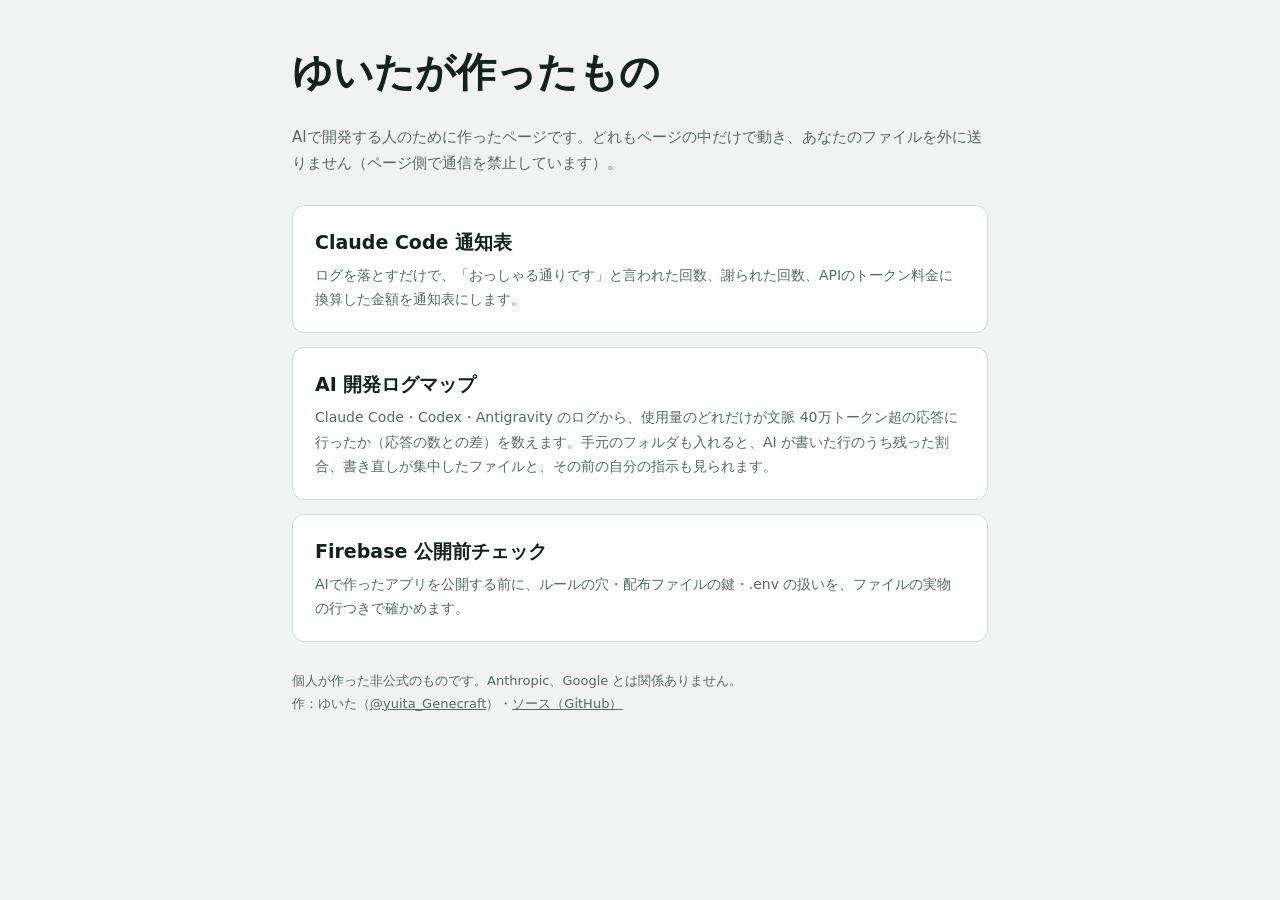
<file: docs/index.html>
<!doctype html>
<html lang="ja">
<head>
<meta charset="utf-8">
<meta name="viewport" content="width=device-width, initial-scale=1, viewport-fit=cover">
<meta http-equiv="Content-Security-Policy" content="default-src 'none'; style-src 'unsafe-inline'; img-src data:; base-uri 'none'; form-action 'none'">
<title>ゆいたが作ったもの</title>
<meta name="description" content="AIで開発する人のために作ったページです。ブラウザの中だけで動き、ファイルは外に送信されません。">
<style>
:root{--bg:#F1F3F2;--card:#FFFFFF;--ink:#16201C;--muted:#5A6863;--rule:#D3DBD7;--accent:#2E6A4E;
--f:"Hiragino Sans","Hiragino Kaku Gothic ProN","Yu Gothic","Noto Sans JP","Noto Sans CJK JP",system-ui,sans-serif}
@media (prefers-color-scheme: dark){:root{--bg:#0F1412;--card:#161D1A;--ink:#E3EAE6;--muted:#9BAAA4;--rule:#2A3531;--accent:#8BC9A8;color-scheme:dark}}
*{box-sizing:border-box}
body{margin:0;background:var(--bg);color:var(--ink);font-family:var(--f);font-size:15px;line-height:1.75}
main{max-width:760px;margin:0 auto;padding:48px clamp(16px,4vw,32px) 72px;display:grid;gap:28px}
h1{margin:0;font-size:clamp(28px,5vw,40px);line-height:1.2;text-wrap:balance}
.lead{margin:0;color:var(--muted)}
ul{margin:0;padding:0;list-style:none;display:grid;gap:14px}
a.card{display:grid;gap:4px;padding:20px 22px;border:1px solid var(--rule);border-radius:12px;background:var(--card);color:inherit;text-decoration:none}
a.card:hover,a.card:focus-visible{border-color:var(--accent);outline:none}
a.card b{font-size:19px}
a.card span{color:var(--muted);font-size:14px}
footer{font-size:13px;color:var(--muted)}
footer a{color:inherit}
</style>
</head>
<body>
<main>
  <h1>ゆいたが作ったもの</h1>
  <p class="lead">AIで開発する人のために作ったページです。どれもページの中だけで動き、あなたのファイルを外に送りません（ページ側で通信を禁止しています）。</p>
  <ul>
    <li><a class="card" href="cc-tsuchihyo/"><b>Claude Code 通知表</b><span>ログを落とすだけで、「おっしゃる通りです」と言われた回数、謝られた回数、APIのトークン料金に換算した金額を通知表にします。</span></a></li>
    <li><a class="card" href="cc-seizon/"><b>AI 開発ログマップ</b><span>Claude Code・Codex・Antigravity のログから、使用量のどれだけが文脈 40万トークン超の応答に行ったか（応答の数との差）を数えます。手元のフォルダも入れると、AI が書いた行のうち残った割合、書き直しが集中したファイルと、その前の自分の指示も見られます。</span></a></li>
    <li><a class="card" href="fbcheck/"><b>Firebase 公開前チェック</b><span>AIで作ったアプリを公開する前に、ルールの穴・配布ファイルの鍵・.env の扱いを、ファイルの実物の行つきで確かめます。</span></a></li>
  </ul>
  <footer>個人が作った非公式のものです。Anthropic、Google とは関係ありません。<br>作：ゆいた（<a href="https://x.com/yuita_Genecraft" target="_blank" rel="noopener">@yuita_Genecraft</a>）・<a href="https://github.com/yuita-Genecraft/tools" target="_blank" rel="noopener">ソース（GitHub）</a></footer>
</main>
</body>
</html>
</file>
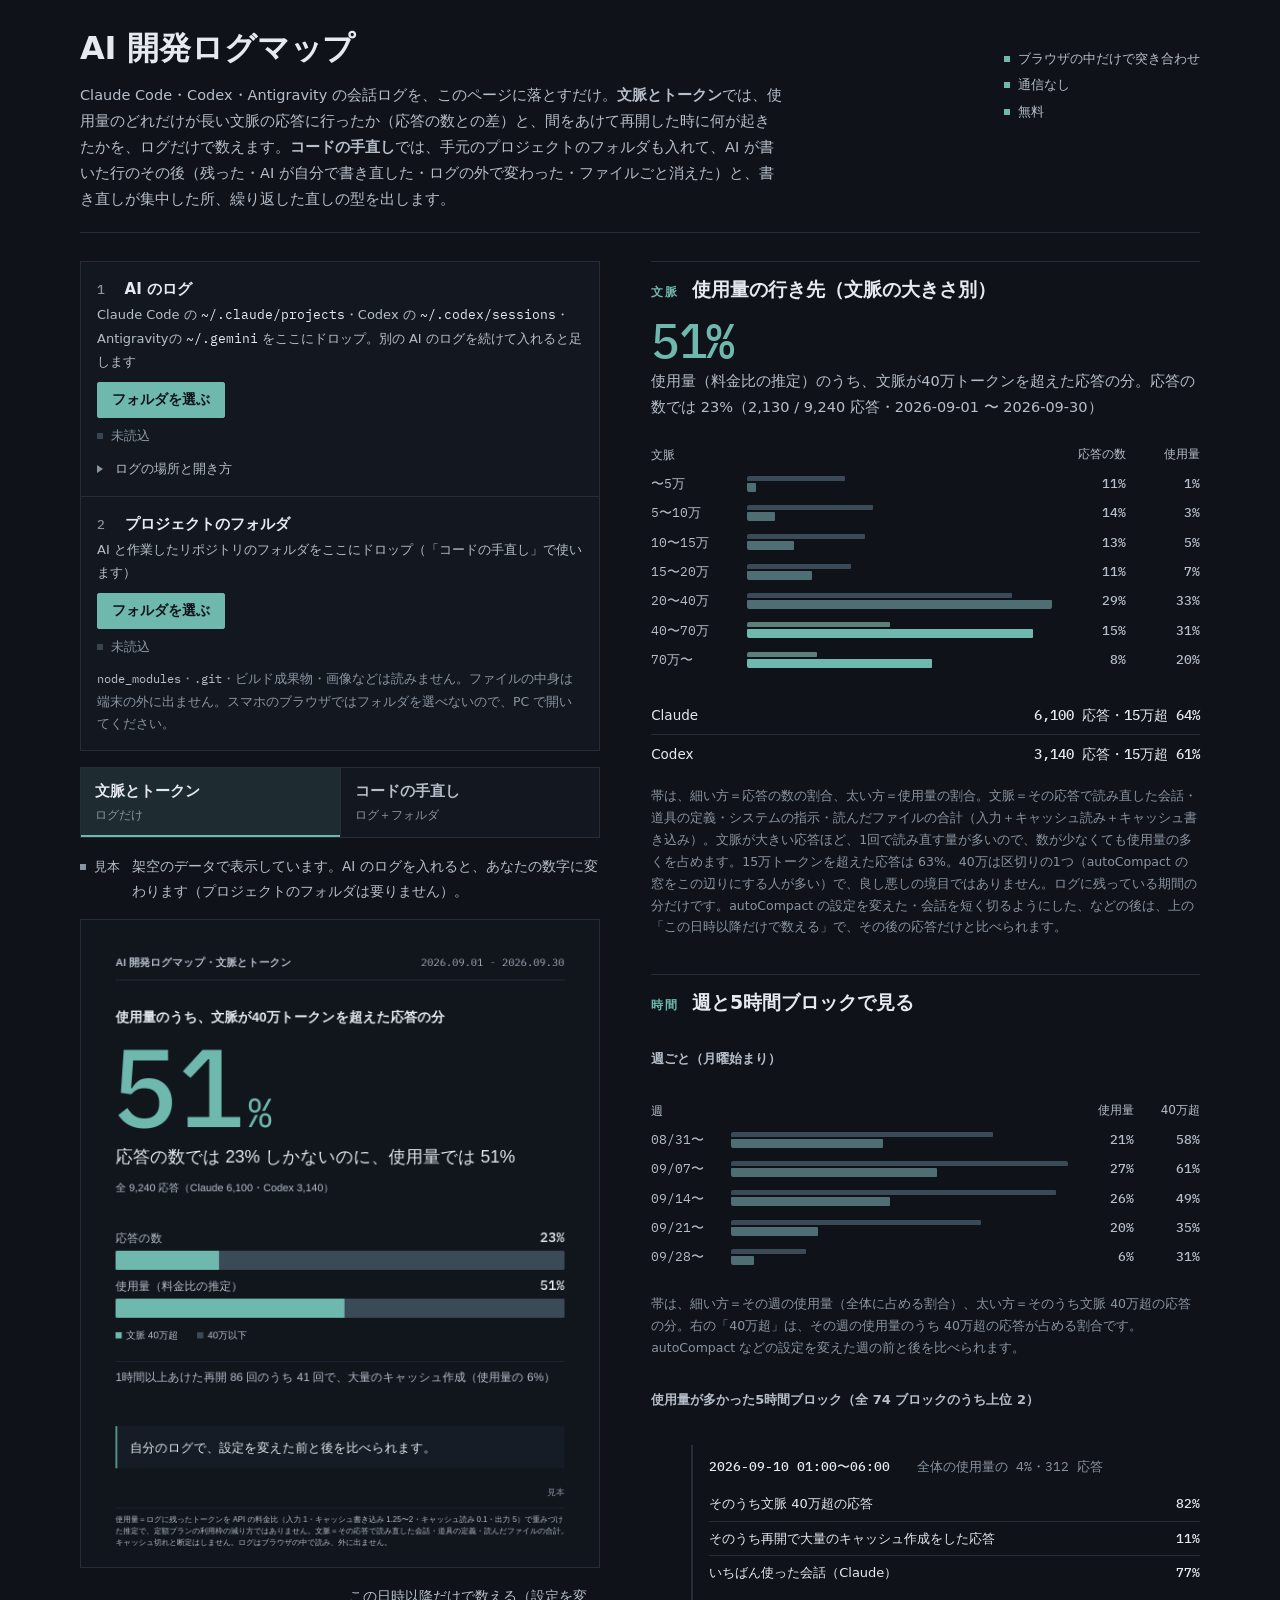
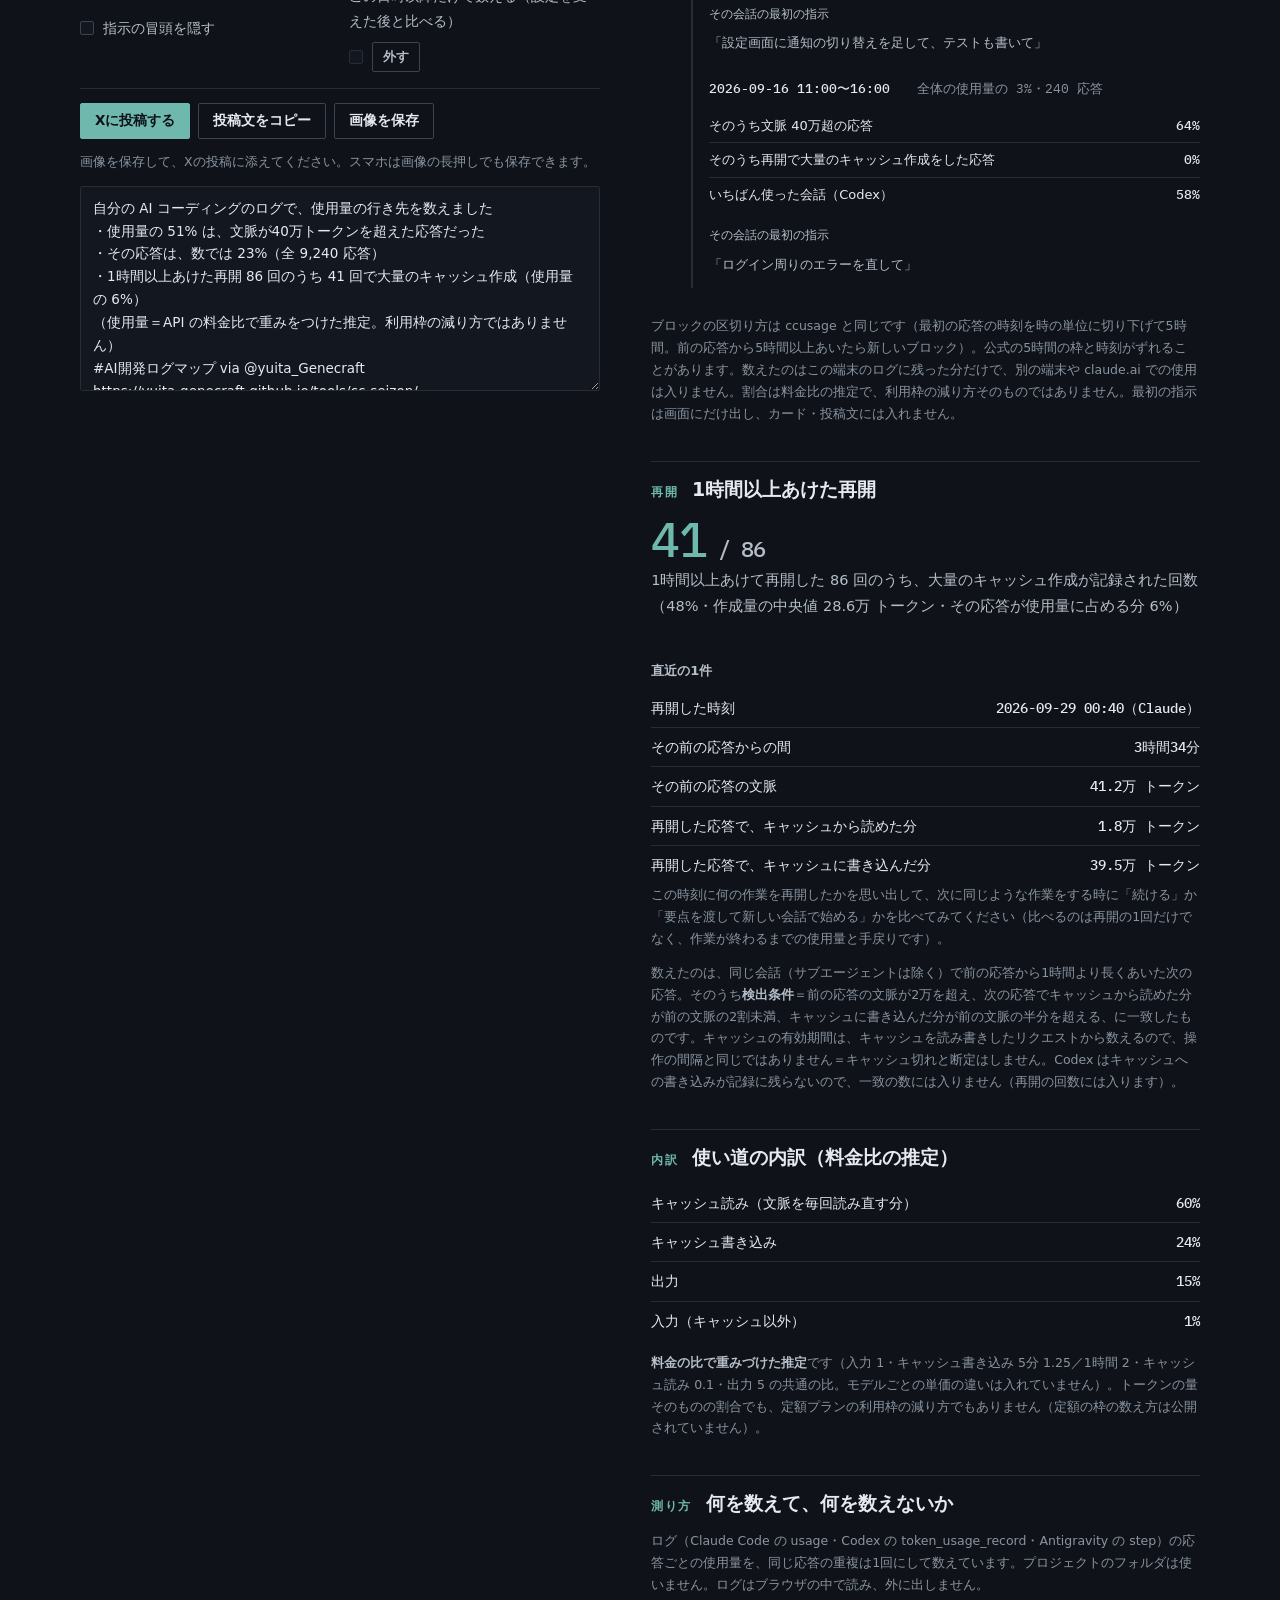
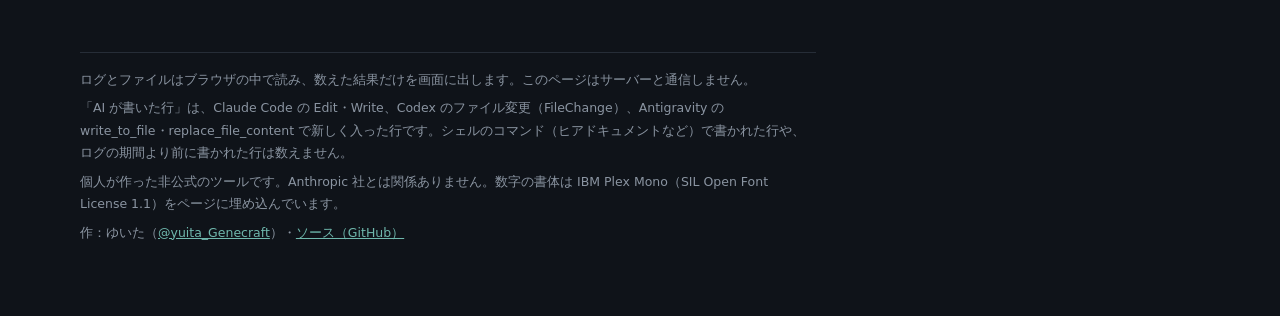
<file: docs/cc-seizon/index.html>
<!doctype html>
<html lang="ja">
<head>
<meta charset="utf-8">
<meta name="viewport" content="width=device-width, initial-scale=1, viewport-fit=cover">
<meta http-equiv="Content-Security-Policy" content="default-src 'none'; script-src 'unsafe-inline'; style-src 'unsafe-inline'; img-src data: blob:; connect-src 'none'; font-src data:; form-action 'none'; base-uri 'none'">
<meta name="referrer" content="no-referrer">
<meta property="og:type" content="website">
<meta property="og:title" content="AI 開発ログマップ">
<meta property="og:description" content="Claude Code・Codex・Antigravity のログから、使用量のどれだけが文脈 40万トークン超の応答に行ったか（応答の数との差）を数えます。手元のフォルダも入れると、AI が書いた行のうち残った割合と、書き直しが集中したファイルも。ブラウザの中だけで数え、ファイルは外に送信されません。">
<meta property="og:url" content="https://yuita-genecraft.github.io/tools/cc-seizon/">
<meta property="og:image" content="https://yuita-genecraft.github.io/tools/og/cc-seizon.png">
<meta name="twitter:card" content="summary_large_image">
<script>window.__STANDALONE__=true;window.__TOOL_URL__="https://yuita-genecraft.github.io/tools/cc-seizon/";</script>
<title>AI 開発ログマップ</title>
<meta name="description" content="Claude Code・Codex・Antigravity のログから、使用量のどれだけが文脈 40万トークン超の応答に行ったか（応答の数との差）を数えます。手元のフォルダも入れると、AI が書いた行のうち残った割合と、書き直しが集中したファイルも。ブラウザの中だけで数え、ファイルは外に送信されません。">
<style>
/* 設計：暗い机に、罫線で区切った解析票。
   色は無彩色＋低彩度の青緑（主要な数値・選択状態・主要操作だけ）。測った物（数・ファイル名・日付・トークン）は等幅、説明は和文ゴシック。
   箱の中に箱を重ねず、罫線と余白でまとめる。カード画像も同じ約束で描く（drawCard の P）。 */
@font-face{font-family:"PlexMonoSub";font-style:normal;font-weight:400;font-display:block;src:url([data-uri]) format("woff2")}
@font-face{font-family:"PlexMonoSub";font-style:normal;font-weight:500;font-display:block;src:url([data-uri]) format("woff2")}
@font-face{font-family:"PlexMonoSub";font-style:normal;font-weight:600;font-display:block;src:url([data-uri]) format("woff2")}
:root{
  --bg:#0F1319;        /* 机 */
  --bg-2:#131820;      /* 票（机との明度差は小さく） */
  --bg-3:#1A2029;      /* くぼみ（コード・バーの溝） */
  --rule:#262D37;      /* 細い罫線 */
  --rule-2:#3A4451;    /* 強い罫線・hover */
  --ink:#E6EAF0;
  --ink-2:#B6BEC9;     /* 補足（暗くしすぎない） */
  --ink-3:#8A94A1;     /* さらに補足 */
  --accent:#6FB8AD;    /* 低彩度の青緑 */
  --accent-ink:#0F1319;
  --accent-wash:rgba(111,184,173,.12);
  --alive:#6FB8AD;
  --rewrite:#C4A264;
  --human:#D07C76;
  --drop:#6E7886;
  --f-sans:"Hiragino Sans","Hiragino Kaku Gothic ProN","Yu Gothic UI","Yu Gothic","YuGothic","Noto Sans JP","Noto Sans CJK JP","Meiryo",system-ui,sans-serif;
  --f-mono:"PlexMonoSub","IBM Plex Mono",ui-monospace,"SFMono-Regular",Menlo,Consolas,"Noto Sans Mono CJK JP",monospace;
  color-scheme:dark;
}
*,*::before,*::after{box-sizing:border-box}
[hidden]{display:none!important}
img{max-width:100%}
body{margin:0;background:var(--bg);color:var(--ink);font-family:var(--f-sans);font-size:15px;line-height:1.8;-webkit-text-size-adjust:100%;font-feature-settings:"palt"}
.page{max-width:1200px;margin:0 auto;padding-inline:clamp(16px,4vw,40px);padding-block:28px 72px}
code,.mono{font-family:var(--f-mono);font-variant-numeric:tabular-nums}
b,strong{font-weight:600}
a{color:var(--accent)}

/* 題 */
.masthead{display:grid;grid-template-columns:minmax(0,1fr) auto;gap:8px 32px;align-items:end;padding-bottom:20px;border-bottom:1px solid var(--rule);margin-bottom:28px}
h1{margin:0;font-weight:600;font-size:clamp(24px,3.2vw,32px);line-height:1.25;letter-spacing:-.005em}
h1 em{font-style:normal;color:var(--accent)}
.lead{margin:6px 0 0;color:var(--ink-2);font-size:14.5px;max-width:44rem;grid-column:1}
.facts{grid-column:2;grid-row:1/3;display:grid;gap:4px;justify-items:start;align-self:start;padding-top:6px;font-size:12.5px;color:var(--ink-2);font-family:var(--f-mono)}
.facts span::before{content:"";display:inline-block;width:6px;height:6px;margin-right:8px;background:var(--accent);vertical-align:1px}
@media (max-width:720px){.masthead{grid-template-columns:1fr}.facts{grid-column:1;grid-row:auto;grid-auto-flow:column;gap:16px;padding-top:2px}}

/* 2列 */
.layout{display:grid;grid-template-columns:minmax(0,520px) minmax(0,1fr);gap:clamp(24px,4vw,56px);align-items:start}
@media (max-width:960px){.layout{grid-template-columns:minmax(0,1fr)}}
.sheet-col{display:grid;gap:16px;min-width:0}

/* 取り込み（1枚の票を罫線で2段に） */
.intakes{display:grid;border:1px solid var(--rule);background:var(--bg-2)}
.intake{position:relative;display:grid;gap:6px;padding:14px 16px 14px;transition:background-color .15s,box-shadow .15s}
.intake + .intake{border-top:1px solid var(--rule)}
.intake.over{background:var(--accent-wash);box-shadow:inset 0 0 0 1px var(--accent)}
.intake-head{display:flex;flex-wrap:wrap;gap:8px 16px;align-items:flex-start;justify-content:space-between}
.intake-title{margin:0;font-weight:600;font-size:15px;display:flex;align-items:baseline;gap:12px}
.step{flex:none;font-family:var(--f-mono);font-weight:500;font-size:13px;color:var(--ink-3);min-width:1.2em}
.intake.done .step{color:var(--accent)}
.intake.done .state{display:none}
.intake-sub{margin:0;font-size:13px;color:var(--ink-2)}
.intake-sub code{font-size:12.5px;color:var(--ink)}
.state{margin:0;font-size:13px;color:var(--ink-3);font-family:var(--f-mono)}
.state::before{content:"";display:inline-block;width:6px;height:6px;margin-right:8px;background:var(--rule-2);vertical-align:1px}
.intake.done .state{color:var(--accent)}
.intake.done .state::before{background:var(--accent)}
.loaded{margin:0;font-size:13.5px;color:var(--accent)}
.loaded::before{content:"";display:inline-block;width:6px;height:6px;margin-right:8px;background:var(--accent);vertical-align:1px}
.btn{display:inline-flex;align-items:center;justify-content:center;gap:6px;min-height:36px;padding:0 14px;border-radius:2px;border:1px solid var(--rule-2);background:transparent;color:var(--ink);font:inherit;font-weight:600;font-size:13.5px;line-height:1;text-decoration:none;cursor:pointer;white-space:nowrap}
.btn:hover{border-color:var(--ink-3);background:var(--bg-3)}
.btn.primary{background:var(--accent);border-color:var(--accent);color:var(--accent-ink)}
.btn.primary:hover{filter:brightness(1.07);background:var(--accent)}
.btn.ghost{color:var(--ink-2)}
.btn:focus-visible,.copy:focus-visible,summary:focus-visible,input:focus-visible,textarea:focus-visible,select:focus-visible{outline:2px solid var(--accent);outline-offset:2px}
.howto{margin-top:2px}
.howto summary{cursor:pointer;color:var(--ink-2);font-size:13px;list-style:none;display:inline-flex;align-items:center;gap:8px}
.howto summary::-webkit-details-marker{display:none}
.howto summary::before{content:"";width:0;height:0;border:4px solid transparent;border-left:6px solid var(--ink-3);transition:transform .12s}
.howto[open] summary::before{transform:rotate(90deg)}
.howto ol{margin:10px 0 0;padding-left:1.4em;display:grid;gap:8px;font-size:13px;color:var(--ink-2)}
.howto li span{display:block}
.cmd{display:flex;align-items:center;gap:8px;margin-top:4px;min-width:0}
.cmd code{flex:1;min-width:0;overflow-x:auto;white-space:nowrap;font-size:12.5px;color:var(--ink);background:var(--bg-3);border:1px solid var(--rule);border-radius:2px;padding:5px 10px}
.copy{flex:none;font:inherit;font-size:12.5px;padding:4px 10px;border-radius:2px;border:1px solid var(--rule-2);background:transparent;color:var(--ink-2);cursor:pointer}
.copy:hover{color:var(--ink);border-color:var(--ink-3)}
.note{margin:4px 0 0;font-size:12.5px;color:var(--ink-3)}
.note code{font-size:12px;color:var(--ink-2)}

/* 進行と状態 */
.progress{display:grid;gap:6px}
.bar{height:3px;background:var(--bg-3);overflow:hidden}
.bar span{display:block;height:100%;width:0;background:var(--accent);transition:width .2s}
.progress p{margin:0;font-size:12.5px;color:var(--ink-2);font-family:var(--f-mono)}
.status{margin:0;display:flex;gap:12px;align-items:baseline;font-size:13.5px;color:var(--ink-2)}
.pill{flex:none;font-family:var(--f-mono);font-size:12.5px;font-weight:500;color:var(--ink-2);white-space:nowrap}
.pill::before{content:"";display:inline-block;width:6px;height:6px;margin-right:8px;background:var(--ink-3);vertical-align:1px}
.pill.mine{color:var(--accent)} .pill.mine::before{background:var(--accent)}
.pill.err{color:var(--human)} .pill.err::before{background:var(--human)}

/* カード画像 */
.card{margin:0;position:relative;border:1px solid var(--rule)}
.card img{display:block;width:100%;height:auto}
.opts{display:grid;grid-template-columns:repeat(auto-fit,minmax(14rem,1fr));gap:4px 18px;font-size:13.5px}
.opts label{display:flex;align-items:center;gap:9px;color:var(--ink-2);cursor:pointer}
.opts label:hover{color:var(--ink)}
.opts input{appearance:none;flex:none;width:14px;height:14px;margin:0;border:1px solid var(--rule-2);border-radius:2px;background:var(--bg-2);display:grid;place-items:center;cursor:pointer}
.opts input:checked{border-color:var(--accent);background:var(--accent)}
.opts input:checked::before{content:"";width:8px;height:8px;background:var(--accent-ink)}
.share{display:flex;flex-wrap:wrap;gap:8px}
.hint{margin:0;font-size:12.5px;color:var(--ink-3)}
.share-text{width:100%;font:inherit;font-size:13.5px;line-height:1.7;color:var(--ink);background:var(--bg-2);border:1px solid var(--rule);border-radius:2px;padding:10px 12px;resize:vertical}
.actions{display:grid;gap:12px;padding-top:14px;border-top:1px solid var(--rule)}

/* 内訳 */
.notes{display:grid;gap:36px;min-width:0}
.sec{display:grid;gap:12px;min-width:0;padding-top:14px;border-top:1px solid var(--rule)}
.sec header{display:flex;align-items:baseline;gap:14px;flex-wrap:wrap}
.kicker{font-size:12px;font-weight:600;letter-spacing:.12em;color:var(--accent);white-space:nowrap}
.sec h2{margin:0;font-size:19px;font-weight:600;line-height:1.4;text-wrap:balance}
.sec .aside{margin-left:auto;font-size:13px;color:var(--ink-2)}
.fine{margin:0;font-size:12.5px;color:var(--ink-3);line-height:1.75}
.fine b{color:var(--ink-2)}
.big-line{display:flex;flex-wrap:wrap;align-items:baseline;gap:4px 16px}
.big-line .n{font-family:var(--f-mono);font-weight:500;font-size:clamp(36px,4.6vw,48px);line-height:1;font-variant-numeric:tabular-nums;letter-spacing:-.03em;color:var(--accent)}
.big-line .l{font-size:14.5px;color:var(--ink-2)}
.big-line .l b{color:var(--ink);font-family:var(--f-mono);font-weight:500}
.stack{display:grid;gap:10px}
.stack .track{display:flex;height:14px;border-radius:2px;overflow:hidden;background:var(--bg-3)}
.stack .track span{display:block;height:100%}
.stack .track .a{background:var(--alive)} .stack .track .r{background:var(--rewrite)} .stack .track .h{background:var(--human)} .stack .track .d{background:var(--drop)}
.legend{display:grid;grid-template-columns:repeat(auto-fit,minmax(11rem,1fr));gap:6px 16px;margin:0;padding:0;list-style:none;font-size:13.5px}
.legend li{display:flex;align-items:baseline;gap:8px}
.legend i{flex:none;width:9px;height:9px;transform:translateY(0)}
.legend .a i{background:var(--alive)} .legend .r i{background:var(--rewrite)} .legend .h i{background:var(--human)} .legend .d i{background:var(--drop)}
.legend b{font-family:var(--f-mono);font-weight:500;font-variant-numeric:tabular-nums}
.legend small{color:var(--ink-3);font-size:12.5px;font-family:var(--f-mono)}
.table-wrap{overflow-x:auto;border-top:1px solid var(--rule-2);border-bottom:1px solid var(--rule-2)}
table{border-collapse:collapse;width:100%;font-size:13px;font-variant-numeric:tabular-nums;font-family:var(--f-mono)}
th,td{padding:7px 10px;text-align:right;white-space:nowrap;border-bottom:1px solid var(--rule)}
tbody tr:last-child td{border-bottom:0}
th:first-child,td:first-child{text-align:left}
td:first-child{font-size:12.5px;max-width:18rem;overflow:hidden;text-overflow:ellipsis}
thead th{font-family:var(--f-sans);font-weight:600;color:var(--ink-2);font-size:12px;background:var(--bg);position:sticky;top:0;border-bottom:1px solid var(--rule-2)}
tfoot td{font-weight:600;border-bottom:0;border-top:1px solid var(--rule-2)}
td .mini{display:inline-block;vertical-align:middle;width:56px;height:5px;background:var(--bg-3);overflow:hidden;margin-right:8px}
td .mini span{display:block;height:100%;background:var(--alive)}
.bars{display:grid;gap:7px;margin:0;padding:0;list-style:none}
.bars li{display:grid;grid-template-columns:minmax(0,12em) minmax(0,1fr) 6em;align-items:center;gap:12px;font-size:13px}
.bars .name{overflow:hidden;text-overflow:ellipsis;white-space:nowrap;font-family:var(--f-mono);font-size:12.5px}
.bars .track{height:8px;background:var(--bg-3);overflow:hidden}
.bars .fill{display:block;height:100%;background:var(--human)}
.bars .n{text-align:right;font-variant-numeric:tabular-nums;color:var(--ink-2);font-family:var(--f-mono)}
.rows{margin:0;padding:0;list-style:none;display:grid}
.rows li{display:flex;justify-content:space-between;gap:12px;padding:7px 0;border-bottom:1px solid var(--rule);font-size:13.5px}
.rows li:last-child{border-bottom:0}
.rows li b{font-family:var(--f-mono);font-variant-numeric:tabular-nums;font-weight:500;text-align:right;white-space:nowrap}
.rows li code{font-size:12.5px;word-break:break-all;text-align:right}
.words{display:grid;grid-template-columns:repeat(auto-fit,minmax(15rem,1fr));gap:18px 28px}
.words h3{margin:0 0 4px;font-size:13px;font-weight:600;color:var(--ink-2)}
.def{margin:0;padding:10px 14px;border-left:2px solid var(--accent);background:var(--bg-2);font-size:14px;line-height:1.8}
.def b{color:var(--accent);font-family:var(--f-mono);font-weight:500}
.ex{margin:0;padding:0;list-style:none;display:grid;gap:8px}
.ex li{display:grid;gap:3px}
.ex .tag{font-size:12px;font-weight:600;letter-spacing:.04em}
.ex .tag.a{color:var(--alive)} .ex .tag.h{color:var(--human)}
.ex code{font-size:12.5px;background:var(--bg-3);border:1px solid var(--rule);border-radius:2px;padding:6px 10px;white-space:pre-wrap;word-break:break-all}
.ex small{color:var(--ink-3);font-size:12px;font-family:var(--f-mono)}
.ul{margin:0;padding-left:1.2em;display:grid;gap:4px;font-size:13.5px;color:var(--ink-2)}
/* 直し癖 */
.habit{display:grid;gap:10px;padding:14px 0 16px;border-top:1px solid var(--rule);margin-top:4px}
.habit:first-of-type{margin-top:8px}
.habit header{display:flex;flex-wrap:wrap;justify-content:space-between;align-items:baseline;gap:6px 14px}
.habit header b{font-size:15.5px}
.habit header span{font-size:12.5px;color:var(--ink-2);font-variant-numeric:tabular-nums;font-family:var(--f-mono)}
.pairs{margin:0;padding:0;list-style:none;display:grid;gap:8px}
.pairs li{display:grid;grid-template-columns:minmax(0,1fr) auto minmax(0,1fr);gap:6px 10px;align-items:center}
.pairs li code{font-size:12.5px;padding:6px 10px;border-radius:2px;border:1px solid var(--rule);white-space:pre-wrap;word-break:break-all;min-width:0;background:var(--bg-2)}
.pairs code.b{border-left:2px solid var(--human);text-decoration:line-through;text-decoration-color:var(--human);text-decoration-thickness:1px;color:var(--ink-2)}
.pairs code.a{border-left:2px solid var(--alive)}
.pairs .arrow{font-size:12px;font-weight:600;color:var(--ink-3);white-space:nowrap;font-family:var(--f-mono)}
.pairs li small{grid-column:1/-1;color:var(--ink-3);font-size:12px}
.pairs .arrow.del{color:var(--human)}
.rule{display:flex;flex-wrap:wrap;align-items:center;gap:8px 12px;padding-top:4px}
.rule .k{font-size:12px;font-weight:600;color:var(--accent);letter-spacing:.04em;white-space:nowrap}
.habit.content .rule .k{color:var(--ink-3)} .habit.content .rule code{border-left-color:var(--rule-2);font-weight:500}
.rule code{flex:1 1 16rem;font-family:var(--f-sans);font-size:14px;font-weight:600;padding:8px 12px;border-radius:2px;background:var(--bg-2);border:1px solid var(--rule);border-left:2px solid var(--accent);min-width:0;word-break:break-word}
.rule-all{display:grid;gap:8px;margin-top:14px;justify-items:start}
.rule-all .share-text{width:100%;margin:0}
.btn.small{min-height:30px;padding:0 10px;font-size:12.5px}
.sub{margin:18px 0 6px;font-size:13px;font-weight:600;color:var(--ink-2)}
.dim{color:var(--ink-3);font-weight:400;font-family:var(--f-mono);font-size:12px;word-break:break-all}
.delta{margin-left:8px;font-size:12px;font-weight:500;color:var(--ink-3);font-family:var(--f-mono)}
.delta.good{color:var(--alive)} .delta.bad{color:var(--human)}
.snap{align-items:center}
/* 頼み方 */
.sesscols{display:grid;grid-template-columns:repeat(auto-fit,minmax(18rem,1fr));gap:0 32px;margin-top:10px}
.sesscol{display:grid;gap:0;align-content:start;padding:0}
.sesscol .sub{margin:8px 0 4px;padding-bottom:6px;border-bottom:1px solid var(--rule-2)}
.sesscol.costly .sub{color:var(--human)} .sesscol.cheap .sub{color:var(--alive)}
.sessrow{display:grid;gap:4px;padding:10px 0;border-bottom:1px solid var(--rule)}
.sessrow:last-child{border-bottom:0}
.sessrow q,.table-wrap td.q q{quotes:"「" "」";font-size:13px;line-height:1.6;word-break:break-all;font-family:var(--f-sans)}
.sessrow .nums{display:flex;flex-wrap:wrap;gap:4px 12px;font-size:12.5px;color:var(--ink-2);font-variant-numeric:tabular-nums;font-family:var(--f-mono)}
.sessrow .nums b{color:var(--ink);font-weight:500}
.sessrow .per{font-size:13px;font-variant-numeric:tabular-nums;font-family:var(--f-mono)}
.sessrow .per b{font-weight:500;color:var(--accent)}
.sessrow .per b.bad{color:var(--human)}
.sesscol.costly .per b:not(.bad){color:var(--ink)}   /* 高くついた側の1行あたりは青緑にしない（良い数字に見えるため） */
.table-wrap td.q{max-width:22rem;min-width:14rem;white-space:normal;text-align:left}
.table-wrap th.q{text-align:left}
.snap .hint{flex:1 1 16rem;margin:0}
@media (max-width:640px){.pairs li{grid-template-columns:1fr}.pairs .arrow{justify-self:start}}

.colophon{margin-top:56px;padding-top:16px;border-top:1px solid var(--rule);display:grid;gap:6px;font-size:12.5px;color:var(--ink-3);max-width:46rem}
.colophon p{margin:0}
/* タブ（文脈とトークン／コードの手直し） */
.tabs{display:grid;grid-template-columns:1fr 1fr;border:1px solid var(--rule);background:var(--bg-2)}
.tab{appearance:none;border:0;background:none;color:var(--ink-2);font:inherit;font-weight:600;font-size:14.5px;padding:10px 14px;text-align:left;cursor:pointer;display:grid;gap:0;border-bottom:2px solid transparent}
.tab + .tab{border-left:1px solid var(--rule)}
.tab small{font-weight:400;font-size:12px;color:var(--ink-3);font-family:var(--f-mono)}
.tab[aria-selected="true"]{color:var(--ink);border-bottom-color:var(--accent);background:var(--accent-wash)}
.tab:focus-visible{outline:2px solid var(--accent);outline-offset:-2px}
/* 文脈の大きさの分布 */
.bins{list-style:none;margin:12px 0;padding:0;display:grid;gap:6px}
.bins li{display:grid;grid-template-columns:86px 1fr 72px;gap:10px;align-items:center;font-size:13px}
.bins .lab{font-family:var(--f-mono);color:var(--ink-2)}
.bins .bar{height:12px;background:var(--well, #222A35);border-radius:2px;overflow:hidden}
.bins .bar i{display:block;height:100%;background:#4E6E73}
.bins li.hi .bar i{background:var(--accent)}
.bins b{font-family:var(--f-mono);font-weight:500;text-align:right;color:var(--ink-2)}
.bins.two li{grid-template-columns:86px 1fr 64px 64px}
.bins.two .bar{height:16px;display:grid;grid-template-rows:5px 9px;gap:2px;background:none}
.bins.two .bar i{border-radius:1px;background:#4E6E73}
.bins.two .bar i.n{background:#3B4A57}
.bins.two li.hi .bar i.n{background:#5C7F7A}
.bins.two li.head{font-size:12px;color:var(--ink-2)}
.bins.two li.head b{font-family:inherit}
@media (max-width:520px){.bins.two li{grid-template-columns:62px 1fr 48px 48px;gap:6px}}
.big-line .n small{font-size:.45em;color:var(--ink-2)}
.latest{margin-top:10px}
.blocks .meta{font-size:13px;color:var(--ink-2)}
.blocks .meta b{font-family:var(--f-mono);color:var(--ink);font-weight:500}
.blocks .rwev{padding:10px 0 12px 16px}
.blocks .rows{margin:6px 0 4px}
.blocks .rows li{padding:5px 0;font-size:13px}
.blocks p.when{font-size:12px;color:var(--ink-2);margin:6px 0 2px;font-weight:400}
.blocks q{display:block;font-size:13px;color:var(--ink-2)}
.bins.weeks li{grid-template-columns:70px 1fr 56px 56px}
/* 書き直しの各回 */
.rwlist summary{cursor:pointer;color:var(--ink-2);font-size:13.5px;margin:10px 0}
.rwevs{list-style:none;margin:0;padding:0;display:grid;gap:10px}
.rwev{border-left:2px solid var(--rule);padding:6px 0 6px 12px;display:grid;gap:4px;min-width:0}
.rwev .meta{display:flex;flex-wrap:wrap;gap:4px 14px;font-family:var(--f-mono);font-size:12.5px;color:var(--ink-3)}
.rwev .pr{font-size:13.5px;color:var(--ink-2);min-width:0;overflow-wrap:anywhere}
.rwev .pr .when{display:block;font-size:12px;color:var(--ink-3)}
.rwev .pr q{quotes:"「" "」"}
.rwev .ba{display:grid;grid-template-columns:1fr 1fr;gap:8px;min-width:0}
.rwev .ba div{display:grid;gap:2px;min-width:0}
.rwev .ba code{font-size:12px;white-space:pre-wrap;overflow-wrap:anywhere;padding:1px 6px;border-radius:2px}
.rwev .ba code.b{background:rgba(208,124,118,.10);color:var(--ink-2)}
.rwev .ba code.a{background:rgba(111,184,173,.10);color:var(--ink)}
@media (max-width:560px){.rwev .ba{grid-template-columns:1fr}}
/* 機械で防ぐ案・本人の印・日時の絞り込み */
.rule.guard span:last-child{color:var(--ink)}
.mark{display:flex;flex-wrap:wrap;align-items:center;gap:6px 10px;font-size:13px;color:var(--ink-2);margin-top:8px}
.mark select,.since input{background:var(--bg-2);color:var(--ink);border:1px solid var(--rule);font:inherit;font-size:13px;padding:3px 6px;border-radius:2px}
.since{display:flex;flex-wrap:wrap;align-items:center;gap:6px 10px}
@media (prefers-reduced-motion:reduce){*{transition:none!important}}
</style>
</head>
<body>


<div class="page">
  <header class="masthead">
    <h1>AI 開発ログマップ</h1>
    <p class="lead">Claude Code・Codex・Antigravity の会話ログを、このページに落とすだけ。<b>文脈とトークン</b>では、使用量のどれだけが長い文脈の応答に行ったか（応答の数との差）と、間をあけて再開した時に何が起きたかを、ログだけで数えます。<b>コードの手直し</b>では、手元のプロジェクトのフォルダも入れて、AI が書いた行のその後（残った・AI が自分で書き直した・ログの外で変わった・ファイルごと消えた）と、書き直しが集中した所、繰り返した直しの型を出します。</p>
    <p class="facts"><span>ブラウザの中だけで突き合わせ</span><span>通信なし</span><span>無料</span></p>
  </header>

  <main class="layout">
    <section class="sheet-col" aria-label="共有用のカード">
      <div class="intakes">
        <div class="intake" id="zoneLog">
          <div class="intake-head">
            <div>
              <p class="intake-title"><span class="step">1</span>AI のログ</p>
              <p class="intake-sub">Claude Code の <code>~/.claude/projects</code>・Codex の <code>~/.codex/sessions</code>・Antigravityの <code>~/.gemini</code> をここにドロップ。別の AI のログを続けて入れると足します</p>
            </div>
            <label class="btn primary" for="logInput">フォルダを選ぶ</label>
            <input type="file" id="logInput" webkitdirectory directory multiple hidden>
          </div>
          <p class="state" id="logState">未読込</p>
          <p class="loaded" id="logLoaded" hidden></p>
          <button type="button" class="btn ghost" id="logClear" hidden>入れたログを外す</button>
          <details class="howto">
            <summary>ログの場所と開き方</summary>
            <ol>
              <li><span>Mac は「ターミナル」に貼って Enter。ログのフォルダが Finder で開きます。</span>
                <span class="cmd"><code id="cmdMac">open ~/.claude/projects</code><button type="button" class="copy" data-copy="cmdMac">コピー</button></span></li>
              <li><span>Windows はエクスプローラーのアドレス欄に貼って Enter。</span>
                <span class="cmd"><code id="cmdWin">%USERPROFILE%\.claude\projects</code><button type="button" class="copy" data-copy="cmdWin">コピー</button></span></li>
              <li><span>開いた projects フォルダを、そのままこのページにドラッグします（「フォルダを選ぶ」で指定しても読めます）。</span></li>
              <li><span>Codex は <code>open ~/.codex/sessions</code>、Antigravityは <code>open ~/.gemini</code> で開いて、同じ枠にドラッグします。<code>.gemini</code> の中の会話ログは隠しフォルダ（<code>.system_generated</code>）の下にあります。「フォルダを選ぶ」で記録が見つからない時は、ドラッグで入れてください。</span></li>
            </ol>
            <p class="note">Claude Code は古いログを自動で消します（初期設定は30日）。測れるのは、手元に残っているログの期間に AI が書いた分だけです。</p>
          </details>
        </div>
        <div class="intake" id="zoneProj">
          <div class="intake-head">
            <div>
              <p class="intake-title"><span class="step">2</span>プロジェクトのフォルダ</p>
              <p class="intake-sub">AI と作業したリポジトリのフォルダをここにドロップ（「コードの手直し」で使います）</p>
            </div>
            <label class="btn primary" for="projInput">フォルダを選ぶ</label>
            <input type="file" id="projInput" webkitdirectory directory multiple hidden>
          </div>
          <p class="state" id="projState">未読込</p>
          <p class="loaded" id="projLoaded" hidden></p>
          <p class="note"><code>node_modules</code>・<code>.git</code>・ビルド成果物・画像などは読みません。ファイルの中身は端末の外に出ません。スマホのブラウザではフォルダを選べないので、PC で開いてください。</p>
        </div>
      </div>

      <div class="progress" id="progress" hidden>
        <div class="bar"><span id="progressBar"></span></div>
        <p id="progressText">読み込み中</p>
      </div>

      <div class="tabs" role="tablist" aria-label="見るもの">
        <button type="button" role="tab" class="tab" data-tab="tokens" aria-selected="true">文脈とトークン<small>ログだけ</small></button>
        <button type="button" role="tab" class="tab" data-tab="rework" aria-selected="false">コードの手直し<small>ログ＋フォルダ</small></button>
      </div>
      <p class="status" aria-live="polite"><span class="pill" id="statusPill">見本</span><span id="statusText">架空のデータで表示しています。AI のログを入れると、あなたの数字に変わります。</span></p>

      <figure class="card">
        <img id="cardImg" width="1080" height="1350" alt="共有用のカードの画像">
      </figure>

      <div class="opts" aria-label="表示の設定">
        <label data-only="rework"><input type="checkbox" id="optStrict">厳密モード（空白の違いも別の行として数える）</label>
        <label data-only="rework"><input type="checkbox" id="optHideFiles">ファイル名を隠す</label>
        <label data-only="rework"><input type="checkbox" id="optHideProject">プロジェクト名を隠す</label>
        <label data-only="rework"><input type="checkbox" id="optExamples">典型的な行を1つずつ載せる</label>
        <label><input type="checkbox" id="optHidePrompts">指示の冒頭を隠す</label>
        <label class="since">この日時以降だけで数える（設定を変えた後と比べる）<input type="datetime-local" id="optSince"><button type="button" class="btn small ghost" id="clearSince">外す</button></label>
      </div>
      <div class="actions">
        <div class="share">
          <a class="btn primary" id="xLink" href="https://x.com/intent/tweet" target="_blank" rel="noopener">Xに投稿する</a>
          <button type="button" class="btn" id="copyText">投稿文をコピー</button>
          <button type="button" class="btn" id="saveImg" hidden>画像を保存</button>
          <button type="button" class="btn ghost" id="resetBtn" hidden>見本に戻す</button>
        </div>
        <div class="share snap" id="snapRow" hidden>
          <button type="button" class="btn ghost" id="saveJson">結果を保存（JSON）</button>
          <button type="button" class="btn ghost" id="cmpBtn">前回の JSON と比べる</button>
          <input type="file" id="cmpInput" accept=".json,application/json" hidden>
          <span class="hint">数だけ保存します（行の中身は入りません）。CLAUDE.md を直した後に測り直して、減ったかを見るために。</span>
        </div>
        <p class="hint" id="saveHint">画像は長押し（スマホ）か右クリック（PC）で保存できます。Xには画像を添えて投稿してください。</p>
        <textarea id="shareText" class="share-text" rows="8" aria-label="投稿文"></textarea>
      </div>
    </section>

    <section class="notes" id="details" aria-label="内訳"></section>
  </main>

  <footer class="colophon">
    <p>ログとファイルはブラウザの中で読み、数えた結果だけを画面に出します。このページはサーバーと通信しません。</p>
    <p>「AI が書いた行」は、Claude Code の Edit・Write、Codex のファイル変更（FileChange）、Antigravity の write_to_file・replace_file_content で新しく入った行です。シェルのコマンド（ヒアドキュメントなど）で書かれた行や、ログの期間より前に書かれた行は数えません。</p>
    <p>個人が作った非公式のツールです。Anthropic 社とは関係ありません。数字の書体は IBM Plex Mono（SIL Open Font License 1.1）をページに埋め込んでいます。</p>
    <p>作：ゆいた（<a href="https://x.com/yuita_Genecraft" target="_blank" rel="noopener">@yuita_Genecraft</a>）・<a href="https://github.com/yuita-Genecraft/tools" target="_blank" rel="noopener">ソース（GitHub）</a></p>
  </footer>
</div>

<script>
(() => {
'use strict';
const $ = s => document.querySelector(s);
const STANDALONE = window.__STANDALONE__ === true;
const TOOL_URL = typeof window.__TOOL_URL__ === 'string' ? window.__TOOL_URL__ : '';

/* ---------- 表示の小道具 ---------- */
const fmt = n => Math.round(n || 0).toLocaleString('ja-JP');
const fmtTok = n => { n = Math.round(n || 0); return n >= 1e8 ? (n / 1e8).toFixed(2) + '億' : n >= 1e4 ? (n / 1e4).toFixed(n >= 1e6 ? 0 : 1) + '万' : fmt(n); };   // トークン数：1万以上は「万」
const esc = s => String(s).replace(/[&<>"']/g, c => ({'&':'&amp;','<':'&lt;','>':'&gt;','"':'&quot;',"'":'&#39;'}[c]));
const pct = r => Math.round((r || 0) * 100) + '%';
const pct1 = r => { const v = (r || 0) * 100; return (v >= 10 || v === 0 ? Math.round(v) : v.toFixed(1)) + '%'; };
const baseName = p => String(p).split('/').pop() || String(p);

/* ---------- 行の正規化（Python の ref_seizon.py と同じ規則） ----------
   通常モード：タブ→空白、前後の空白を落とし、連続する空白を1つに。
   厳密モード：行末の \r だけ落として、そのまま。
   数えない行（どちらのモードでも）：前後の空白を除いて4文字未満、文字・数字を1つも含まない行（括弧や記号だけの行）、
   記号と予約語1つだけの行（} else { ・ break; ・ return; など）、閉じタグだけの行（</div> など）。 */
const WS = '[ \\t\\u000b\\f\\r\\u00a0\\u1680\\u2000-\\u200a\\u2028\\u2029\\u202f\\u205f\\u3000\\ufeff]';
const RX_TRIM = new RegExp('^' + WS + '+|' + WS + '+$', 'g');
const RX_WS = new RegExp(WS + '+', 'g');
const RX_ALNUM = /[\p{L}\p{N}]/u;
const RX_STRUCT = /^(?:[{}()\[\];,.:]|[ \t])*(?:else|try|finally|do|break|continue|return|pass|done|end|fi|esac|endif|default|then|begin|yield|next|catch)?(?:[{}()\[\];,.:]|[ \t])*$/i;
const RX_CLOSE_TAG = /^<\/[A-Za-z][\w-]*>$/;
const TRIVIAL_MIN = 4;
function normLine(raw, strict){
  let s = raw.endsWith('\r') ? raw.slice(0, -1) : raw;
  if (!strict) s = s.replace(/\t/g, ' ').replace(RX_TRIM, '').replace(RX_WS, ' ');
  return s;
}
function isTrivial(key){
  const t = key.replace(RX_TRIM, '');
  return t.length < TRIVIAL_MIN || !RX_ALNUM.test(t) || RX_STRUCT.test(t) || RX_CLOSE_TAG.test(t);
}
function lineKeys(text, strict){
  const out = [];
  for (const raw of String(text).split('\n')) { const k = normLine(raw, strict); if (!isTrivial(k)) out.push(k); }
  return out;
}
const normPath = p => String(p).replace(/\\/g, '/');

/* ---------- ログを読む（tool_use と tool_result を拾う） ----------
   Edit / MultiEdit / Write が「Claude が書いた」の元。Read は「元からあった行」を知るために拾う。
   tool_use の id で重複を除く（再開したセッションは前の行を写すことがある）。 */
const USE_NAMES = new Set(['Edit', 'MultiEdit', 'Write', 'Read']);
const RX_NUMBERED = /^\s*\d+(?:→|\t)/;
const LOG_SKIP_DIRS = new Set(['node_modules', '.git', 'plugins', 'shell-snapshots', 'statsig', 'todos', 'debug', 'file-history', 'session-env', 'backups', 'ide']);
function newLogAcc(){ return { uses: new Map(), results: new Map(), files: 0, lines: 0, bad: 0, sess: new Map(), msgSid: new Map(), resp: new Map(), sessLink: [], cur: newFileState(''), cxSeen: new Set(), gem: new Map(), gmSkipped: 0, prompts: new Map() }; }
/* 会話ごとの「本人が打った指示」（時刻・冒頭 160 字）。書き直しの前の指示を出すため */
function addPrompt(acc, sid, ts, text){
  if (!sid || !Number.isFinite(ts) || !text) return;
  let a = acc.prompts.get(sid); if (!a) { a = []; acc.prompts.set(sid, a); }
  a.push({ ts, text });
}
/* 読んでいる最中のファイルの状態（Codex は会話の ID と作業フォルダがファイルの頭にだけ書かれる・Gemini は会話の ID がフォルダ名にある） */
/* 別の AI のログを足す：AI が違えば会話の ID も記録の ID も重ならないので、そのまま合わせる */
function mergeAcc(a, b){
  for (const k of ['uses', 'results', 'sess', 'msgSid', 'resp', 'gem', 'prompts']) for (const [x, v] of b[k]) if (!a[k].has(x)) a[k].set(x, v);
  for (const x of b.cxSeen) a.cxSeen.add(x);
  a.sessLink.push(...b.sessLink);
  a.files += b.files; a.lines += b.lines; a.bad += b.bad;
  return a;
}
function accTools(acc){ const s = new Set(); for (const sid of acc.sess.keys()) s.add(toolOf(sid)); if (acc.gem.size) s.add('gemini'); return s; }
function newFileState(path){ return { path: String(path || ''), sid: '', cwd: '' }; }
/* どの AI の会話か：会話の ID の頭で分ける（Claude Code はそのまま・Codex は codex:・Gemini は gemini:） */
const TOOL_NAME = { claude: 'Claude', codex: 'Codex', gemini: 'Antigravity' };
const toolOf = sid => (String(sid).startsWith('codex:') ? 'codex' : String(sid).startsWith('gemini:') ? 'gemini' : 'claude');
/* 再開したセッション（--resume）のログは、前のセッションの message を同じ uuid・新しい sessionId で写している。
   同じ uuid が別の sessionId で出たら「同じ会話」として後でまとめる（sessLink）。使用量は最初に見た方に足し、まとめる時に移す */
function resolveSessions(acc){
  const parent = new Map();
  const find = x => { while (parent.has(x) && parent.get(x) !== x) x = parent.get(x); return x; };
  for (const [a, b] of acc.sessLink) { const ra = find(a), rb = find(b); if (ra !== rb) parent.set(ra, rb); }
  const groups = new Map();   // 代表（仮）→ sid の配列
  for (const sid of acc.sess.keys()) { const r = find(sid); if (!groups.has(r)) groups.set(r, []); groups.get(r).push(sid); }
  const repOf = new Map(), merged = new Map();
  for (const sids of groups.values()) {
    // 代表＝いちばん早く始まったセッション（同時なら sid の文字列順）
    sids.sort((a, b) => (acc.sess.get(a).start - acc.sess.get(b).start) || cmpStr(a, b));
    const rep = sids[0];
    const m = { out: 0, inp: 0, cache: 0, msgs: 0, first: '', firstTs: Infinity, start: Infinity, end: -Infinity, bash: 0, cwd: '', members: sids.length };
    for (const sid of sids) {
      const v = acc.sess.get(sid); repOf.set(sid, rep);
      m.out += v.out; m.inp += v.inp; m.cache += v.cache; m.msgs += v.msgs; m.bash += v.bash;
      if (v.firstTs < m.firstTs) { m.firstTs = v.firstTs; m.first = v.first; }
      if (v.start < m.start) m.start = v.start; if (v.end > m.end) m.end = v.end;
      if (!m.cwd) m.cwd = v.cwd;
    }
    merged.set(rep, m);
  }
  return { repOf, sess: merged };
}
/* セッションごとの記録：使用トークン（assistant の usage）・最初の指示の冒頭・期間・Bash の回数。頼み方の節で使う */
function sessOf(acc, sid){
  let s = acc.sess.get(sid);
  if (!s) { s = { out: 0, inp: 0, cache: 0, msgs: 0, first: '', firstTs: Infinity, start: Infinity, end: -Infinity, bash: 0, cwd: '' }; acc.sess.set(sid, s); }
  return s;
}
const RX_TAG = /<[^<>]{1,80}>/g;
/* Claude Code 自身の記録（/clear などのコマンド・その出力・system-reminder）は指示ではない */
const RX_RECORD = /^\s*<(command-name|command-message|command-args|local-command-stdout|local-command-caveat|system-reminder|task-notification|bash-input|bash-stdout|bash-stderr)\b/;
/* 指示の冒頭：タグ（<pasted_content …> など）を外し、空白をそろえて 100 字。空なら無し */
function promptHead(text, n = 100){
  if (RX_RECORD.test(text)) return '';
  const t = String(text).replace(RX_TAG, ' ').replace(/\s+/g, ' ').trim();
  return t.length > n ? t.slice(0, n) + '…' : t;
}
function toolResultText(content){
  if (typeof content === 'string') return content;
  if (Array.isArray(content)) return content.map(x => (x && typeof x.text === 'string') ? x.text : '').join('');
  return '';
}
function handleLogLine(line, acc){
  acc.lines++;
  if (line.length < 40) return;
  // 読むのは Claude Code の user／assistant の message・Codex の payload・Gemini の step だけ。それ以外の行（summary・progress 等）は飛ばす
  if (line.indexOf('"message"') < 0 && line.indexOf('"payload"') < 0 && line.indexOf('"step_index"') < 0) return;
  let o;
  try { o = JSON.parse(line); } catch (e) { acc.bad++; return; }
  if (!o || typeof o !== 'object') return;
  // 形で見分ける（本文に "payload" などの語が入っていても取り違えない）
  if (!o.message && o.payload && typeof o.payload === 'object' && typeof o.type === 'string') { handleCodex(o, acc); return; }
  if (!o.message && typeof o.step_index === 'number' && typeof o.type === 'string') { handleGemini(o, acc); return; }
  if (!o.message || typeof o.message !== 'object') return;
  const sid = typeof o.sessionId === 'string' ? o.sessionId : '';
  const tsRaw = typeof o.timestamp === 'string' ? Date.parse(o.timestamp) : NaN;
  if (sid && Number.isFinite(tsRaw)) { const sv = sessOf(acc, sid); if (tsRaw < sv.start) sv.start = tsRaw; if (tsRaw > sv.end) sv.end = tsRaw; if (!sv.cwd && typeof o.cwd === 'string') sv.cwd = normPath(o.cwd); }
  const c = o.message.content;
  if (o.type === 'user' && sid && !o.isSidechain) {
    // 最初の指示の冒頭（文字列の content か、text ブロックのうち最初の指示らしいもの。tool_result だけの message・Claude Code 自身の記録は飛ばす）
    const sv = sessOf(acc, sid);
    let h = '';
    if (typeof c === 'string') h = promptHead(c);
    else if (Array.isArray(c)) for (const b of c) { if (b && b.type === 'text' && typeof b.text === 'string') { h = promptHead(b.text); if (h) break; } }
    if (h && Number.isFinite(tsRaw) && tsRaw < sv.firstTs) { sv.first = h; sv.firstTs = tsRaw; }
    if (!o.isMeta) {
      let full = '';
      if (typeof c === 'string') full = promptHead(c, 160);
      else if (Array.isArray(c)) for (const b of c) { if (b && b.type === 'text' && typeof b.text === 'string') { full = promptHead(b.text, 160); if (full) break; } }
      addPrompt(acc, sid, tsRaw, full);
    }
  }
  if (!Array.isArray(c)) return;
  if (o.type === 'assistant') {
    const ts = tsRaw;
    // 使用トークンは「応答」ごとに1回。1つの応答（message.id）は content block ごとに別の行に分かれて書かれ、usage は同じ（流れている途中の行は output_tokens が小さい）＝応答の最大を取る。
    // 再開したセッションのログには前の行が写っている（同じ uuid・別の sessionId）＝uuid で1回だけ数え、別の sessionId で出たら同じ会話として後でまとめる
    const uid = typeof o.uuid === 'string' ? o.uuid : '';
    const mid = typeof o.message.id === 'string' ? o.message.id : (uid ? 'u:' + uid : '');
    const seenSid = uid ? acc.msgSid.get(uid) : undefined;
    if (sid && seenSid !== undefined && seenSid !== sid) acc.sessLink.push([seenSid, sid]);
    if (sid && mid && seenSid === undefined) {
      if (uid) acc.msgSid.set(uid, sid);
      let r = acc.resp.get(mid);
      if (r && r.sid !== sid) { acc.sessLink.push([r.sid, sid]); r = null; }   // 同じ応答が別の sessionId で出た＝写し。足さない
      else {
        const sv = sessOf(acc, sid);
        if (!r) { r = { sid, out: 0, inp: 0, cache: 0, cr: 0, cw: 0, cw1h: 0, ts, side: !!o.isSidechain, u: false }; acc.resp.set(mid, r); sv.msgs++; }
        const u = o.message.usage;
        if (u && typeof u === 'object') {
          r.u = true;
          for (const [k, v] of [['out', u.output_tokens], ['inp', u.input_tokens], ['cache', (u.cache_read_input_tokens || 0) + (u.cache_creation_input_tokens || 0)]]) {
            const n = typeof v === 'number' && v > 0 ? v : 0;
            if (n > r[k]) { sv[k] += n - r[k]; r[k] = n; }
          }
          // 文脈とトークンの節：キャッシュの読み・書き（1時間のキャッシュの書き込みは別に）を応答ごとに
          const cc = u.cache_creation && typeof u.cache_creation === 'object' ? u.cache_creation : {};
          r.cr = Math.max(r.cr, posNum(u.cache_read_input_tokens)); r.cw = Math.max(r.cw, posNum(u.cache_creation_input_tokens)); r.cw1h = Math.max(r.cw1h, posNum(cc.ephemeral_1h_input_tokens));
        }
        for (const b of c) if (b && b.type === 'tool_use' && b.name === 'Bash') sv.bash++;
      }
    }
    for (const b of c) {
      if (!b || b.type !== 'tool_use' || !USE_NAMES.has(b.name) || typeof b.id !== 'string') continue;
      if (acc.uses.has(b.id)) continue;
      const inp = b.input && typeof b.input === 'object' ? b.input : {};
      acc.uses.set(b.id, { id: b.id, name: b.name, input: inp, ts, sid: typeof o.sessionId === 'string' ? o.sessionId : '', cwd: typeof o.cwd === 'string' ? normPath(o.cwd) : '' });
    }
  } else if (o.type === 'user') {
    for (const b of c) {
      if (!b || b.type !== 'tool_result' || typeof b.tool_use_id !== 'string') continue;
      if (acc.results.has(b.tool_use_id)) continue;
      // 使う所だけ残す（Bash の出力などを全部ためるとログが大きい時に重い）
      const text = toolResultText(b.content);
      const t = o.toolUseResult;
      let tur = null;
      if (t && typeof t === 'object') {
        tur = {};
        if (typeof t.type === 'string') tur.type = t.type;
        if (typeof t.originalFile === 'string') tur.originalFile = t.originalFile;
        else if (typeof t.originalFileContents === 'string') tur.originalFile = t.originalFileContents; // MultiEdit
        if (t.file && typeof t.file === 'object' && typeof t.file.content === 'string') tur.file = { content: t.file.content };
      }
      acc.results.set(b.tool_use_id, { isError: b.is_error === true, text: RX_NUMBERED.test(text) ? text : '', tur });
    }
  }
}

/* ---------- Codex（~/.codex/sessions/年/月/日/rollout-*.jsonl） ----------
   ファイルの変更は item_completed の FileChange に残る：add＝中身の全文、update＝unified_diff、delete。
   Claude Code の Write／Edit と同じ形に直して uses に入れる（後ろの計算は共通）。
   使用トークンは token_usage_record に応答ごと（response_id）。input_tokens はキャッシュから読んだ分を含む＝引いて数える */
const posNum = v => (typeof v === 'number' && v > 0 ? v : 0);
function absPath(p, cwd){ p = normPath(p); return (p.startsWith('/') || /^[A-Za-z]:\//.test(p) || !cwd) ? p : normPath(cwd + '/' + p); }
/* unified diff を「前の行」と「後の行」に分ける（前後に共通の行は両方へ） */
function diffSides(diff){
  const oldL = [], newL = [];
  let inHunk = false;
  for (const l of String(diff).split('\n')) {
    if (l.startsWith('@@')) { inHunk = true; continue; }
    if (!inHunk) continue;   // --- a/… +++ b/… の見出し
    if (l.startsWith('\\')) continue;   // \ No newline at end of file
    if (l.startsWith('+')) newL.push(l.slice(1));
    else if (l.startsWith('-')) oldL.push(l.slice(1));
    else { const t = l.startsWith(' ') ? l.slice(1) : l; oldL.push(t); newL.push(t); }
  }
  return { oldS: oldL.join('\n'), newS: newL.join('\n') };
}
function addUse(acc, id, name, input, ts, sid, cwd, tur){
  if (acc.uses.has(id)) return;
  acc.uses.set(id, { id, name, input, ts, sid, cwd: cwd || '' });
  acc.results.set(id, { isError: false, text: '', tur: tur || null });
}
function sessTouch(acc, sid, ts, cwd){
  const sv = sessOf(acc, sid);
  if (Number.isFinite(ts)) { if (ts < sv.start) sv.start = ts; if (ts > sv.end) sv.end = ts; }
  if (!sv.cwd && cwd) sv.cwd = cwd;
  return sv;
}
function handleCodex(o, acc){
  const st = acc.cur, p = o.payload;
  if (o.type === 'session_meta') { if (!st.sid && typeof p.id === 'string' && p.id) st.sid = 'codex:' + p.id; if (!st.cwd && typeof p.cwd === 'string') st.cwd = normPath(p.cwd); }
  else if (o.type === 'turn_context' && typeof p.cwd === 'string') st.cwd = normPath(p.cwd);
  const sid = st.sid || ('codex:' + (st.path || '?'));
  const ts = typeof o.timestamp === 'string' ? Date.parse(o.timestamp) : NaN;
  const sv = sessTouch(acc, sid, ts, st.cwd);
  if (o.type === 'token_usage_record') {
    const u = p.usage;
    const rid = 'cx:' + (typeof p.response_id === 'string' && p.response_id ? p.response_id : sid + ':' + (o.timestamp || ''));
    if (!u || typeof u !== 'object' || acc.resp.has(rid)) return;
    const cached = posNum(u.cached_input_tokens);
    acc.resp.set(rid, { sid, ts, out: posNum(u.output_tokens), inp: Math.max(0, posNum(u.input_tokens) - cached), cr: cached, cw: posNum(u.cache_write_input_tokens), cw1h: 0, side: false });
    sv.msgs++;
    sv.out += posNum(u.output_tokens); sv.inp += Math.max(0, posNum(u.input_tokens) - cached); sv.cache += cached + posNum(u.cache_write_input_tokens);
    return;
  }
  if (o.type !== 'event_msg' || p.type !== 'item_completed' || !p.item || typeof p.item !== 'object') return;
  const it = p.item;
  const iid = typeof it.id === 'string' && it.id ? it.id : sid + ':' + (o.timestamp || '') + ':' + it.type;
  if (acc.cxSeen.has(iid)) return;   // 同じログを2回入れた時に数を重ねない
  acc.cxSeen.add(iid);
  if (it.type === 'UserMessage') {
    const c = it.content;
    let h = '';
    if (typeof c === 'string') h = promptHead(c);
    else if (Array.isArray(c)) for (const b of c) { if (b && typeof b.text === 'string') { h = promptHead(b.text); if (h) break; } }
    if (h && Number.isFinite(ts) && ts < sv.firstTs) { sv.first = h; sv.firstTs = ts; }
    let full = '';
    if (typeof c === 'string') full = promptHead(c, 160);
    else if (Array.isArray(c)) for (const b of c) { if (b && typeof b.text === 'string') { full = promptHead(b.text, 160); if (full) break; } }
    addPrompt(acc, sid, ts, full);
  } else if (it.type === 'CommandExecution') sv.bash++;
  else if (it.type === 'FileChange' && (it.status === undefined || it.status === 'completed') && it.changes && typeof it.changes === 'object') {
    let i = 0;
    for (const fp of Object.keys(it.changes)) {
      const ch = it.changes[fp], id = 'cx:' + iid + ':' + (i++);
      if (!ch || typeof ch !== 'object') continue;
      const path = absPath(typeof ch.move_path === 'string' && ch.move_path ? ch.move_path : fp, st.cwd);
      if (ch.type === 'add' && typeof ch.content === 'string') addUse(acc, id, 'Write', { file_path: path, content: ch.content }, ts, sid, st.cwd, { type: 'create' });
      else if (ch.type === 'update' && typeof ch.unified_diff === 'string') { const d = diffSides(ch.unified_diff); addUse(acc, id, 'Edit', { file_path: path, old_string: d.oldS, new_string: d.newS }, ts, sid, st.cwd, null); }
      else if (ch.type === 'delete') addUse(acc, id, 'Write', { file_path: path, content: '' }, ts, sid, st.cwd, { type: 'update' });
    }
  }
}
/* ---------- Gemini（Antigravity：~/.gemini/antigravity（-cli）/brain/〈会話〉/.system_generated/logs/…/*.jsonl） ----------
   同じ会話の同じ step が、transcript.jsonl・chunks/transcript・chunks/transcript_full に重ねて残る。中身が切られた写し（truncated_fields）もある。
   step ごとに「切られていない・full を優先」の1つを選んでから数える（全部のファイルを読んだ後＝finalizeGemini）。
   値が JSON の文字列としてもう一段包まれた写しがある＝ほどく。ほどけない値（途中で切れた）は数えず、件数だけ残す */
const GEM_RANK = path => (/transcript_full/.test(path) ? 0 : /chunks/.test(path) ? 2 : 1);
function handleGemini(o, acc){
  const path = acc.cur.path;
  const m = /brain\/([0-9A-Za-z-]{8,})/.exec(path);
  const conv = m ? m[1] : (path || '?');
  const key = conv + '\u0000' + o.step_index;
  const truncated = Array.isArray(o.truncated_fields) && o.truncated_fields.indexOf('tool_calls') >= 0;
  const score = (truncated ? 10 : 0) + GEM_RANK(path);
  const prev = acc.gem.get(key);
  if (!prev || score < prev.score) acc.gem.set(key, { score, o, conv });
}
/* 値が JSON の文字列でもう一段包まれているかは、呼び出しごとに決める（本文が " で始まる値もあるので、値の頭では決めない）。
   包まれた写しは TargetFile も包まれている＝パスが " で始まれば、その呼び出しの値は全部包まれている（Codex の指摘 PR #20） */
function gemValue(v, wrapped){
  if (typeof v !== 'string') return null;
  if (!wrapped) return v;
  try { const x = JSON.parse(v); return typeof x === 'string' ? x : null; } catch (e) { return null; }
}
function finalizeGemini(acc){
  // 何度呼んでも同じ結果になるように、Gemini の分は毎回作り直す（ログを後から足した時に、より良い写しへ入れ替わる）
  for (const id of [...acc.uses.keys()]) if (id.startsWith('gm:')) { acc.uses.delete(id); acc.results.delete(id); }
  for (const sid of [...acc.sess.keys()]) if (sid.startsWith('gemini:')) acc.sess.delete(sid);
  for (const sid of [...acc.prompts.keys()]) if (sid.startsWith('gemini:')) acc.prompts.delete(sid);
  for (const k of [...acc.resp.keys()]) if (k.startsWith('gm:')) acc.resp.delete(k);
  acc.gmSkipped = 0;
  const steps = [...acc.gem.values()].sort((a, b) => cmpStr(a.conv, b.conv) || a.o.step_index - b.o.step_index);
  for (const { o, conv } of steps) {
    const sid = 'gemini:' + conv;
    const ts = typeof o.created_at === 'string' ? Date.parse(o.created_at) : NaN;
    const sv = sessTouch(acc, sid, ts, '');
    if (o.type === 'USER_INPUT' && typeof o.content === 'string') {
      const h = promptHead(o.content);
      if (h && Number.isFinite(ts) && ts < sv.firstTs) { sv.first = h; sv.firstTs = ts; }
      addPrompt(acc, sid, ts, promptHead(o.content, 160));
    }
    if (o.type !== 'PLANNER_RESPONSE') continue;
    sv.msgs++;
    sv.out += posNum(o.output_tokens); sv.inp += posNum(o.input_tokens); sv.cache += posNum(o.cache_read_tokens);
    acc.resp.set('gm:' + conv + ':' + o.step_index, { sid, ts, out: posNum(o.output_tokens), inp: posNum(o.input_tokens), cr: posNum(o.cache_read_tokens), cw: 0, cw1h: 0, side: false });
    const calls = Array.isArray(o.tool_calls) ? o.tool_calls : [];
    calls.forEach((t, i) => {
      if (!t || typeof t !== 'object') return;
      let a = t.args;
      if (typeof a === 'string') { try { a = JSON.parse(a); } catch (e) { a = null; } }
      if (!a || typeof a !== 'object') return;
      if (t.name === 'run_command') { sv.bash++; const c = gemValue(a.Cwd, typeof a.Cwd === 'string' && a.Cwd.startsWith('"')); if (!sv.cwd && c) sv.cwd = normPath(c); return; }
      if (t.name !== 'write_to_file' && t.name !== 'replace_file_content') return;
      const wrapped = typeof a.TargetFile === 'string' && a.TargetFile.startsWith('"');
      const file = gemValue(a.TargetFile, wrapped);
      const id = 'gm:' + conv + ':' + o.step_index + ':' + i;
      if (t.name === 'write_to_file') {
        const content = gemValue(a.CodeContent, wrapped);
        if (!file || content === null) { acc.gmSkipped++; return; }
        addUse(acc, id, 'Write', { file_path: absPath(file, sv.cwd), content }, ts, sid, sv.cwd, null);
      } else {
        const oldS = gemValue(a.TargetContent, wrapped), newS = gemValue(a.ReplacementContent, wrapped);
        if (!file || oldS === null || newS === null) { acc.gmSkipped++; return; }
        addUse(acc, id, 'Edit', { file_path: absPath(file, sv.cwd), old_string: oldS, new_string: newS }, ts, sid, sv.cwd, null);
      }
    });
  }
}

/* Read の結果から行を取り出す。toolUseResult.file.content があればそれ、無ければ「番号→行」の形から番号を外す。 */
function readContent(res){
  const f = res.tur && res.tur.file;
  if (f && typeof f.content === 'string') return f.content;
  const t = res.text || '';
  if (!RX_NUMBERED.test(t)) return '';
  return t.split('\n').map(l => l.replace(RX_NUMBERED, '')).join('\n');
}

/* ---------- 突き合わせ（本体） ----------
   1. Edit/Write/Read を時刻順に適用して、ファイルごとに「Claude が書いた行」を集める
      Edit：new 側にあって old 側に無い行を足す。old 側にあって new 側に無い行は「Claude が後で消した」印
      Write：中身の行のうち、それまでに Read で見えていた行（と originalFile の行）を除いて足す。前に書いた行で今回の中身に無いものは「Claude が後で消した」印
   2. ログの絶対パスと、落としたフォルダの相対パスを末尾一致で照合し、一番多く一致した場所を root にする
   3. root の下のファイルごとに、残った／Claude が書き直した／ログの外で消えた を数える */
function buildEvents(acc){
  const evs = [];
  for (const u of acc.uses.values()) if (Number.isFinite(u.ts)) evs.push(u);
  evs.sort((a, b) => a.ts - b.ts || (a.id < b.id ? -1 : a.id > b.id ? 1 : 0));
  evs.forEach((e, i) => { e.seq = i; });   // 同じ Edit／Write で入った行は、この番号が同じ＝並びが分かる（直し癖の hunk 用）
  return evs;
}
function applyEvents(evs, acc, strict){
  const claude = new Map(), known = new Map();
  // 書き直し＝AI が前に書いた行を、後の Edit／Write で AI 自身が消した。編集（seq）とファイルごとに1件
  const rw = new Map(), addedBy = new Map();
  const evKey = (p, ev) => ev.seq + '\u0000' + p;
  const noteGone = (p, k, ev, rec) => { const key = evKey(p, ev); let e = rw.get(key); if (!e) { e = { path: p, ts: ev.ts, sid: ev.sid, seq: ev.seq, gone: [], goneTs: [] }; rw.set(key, e); } e.gone.push(k); e.goneTs.push(rec.ts); };   // goneTs＝消えた行が入った時刻（日時で区切る時に、区切りより前に入った行を外す）
  const knownAdd = (p, keys) => { let s = known.get(p); if (!s) { s = new Set(); known.set(p, s); } for (const k of keys) s.add(k); };
  const claudeAdd = (p, k, ev) => {
    let m = claude.get(p); if (!m) { m = new Map(); claude.set(p, m); }
    { const key = evKey(p, ev); let a = addedBy.get(key); if (!a) { a = []; addedBy.set(key, a); } a.push(k); }
    const rec = m.get(k);
    // 一度消えた行をあとで入れ直したら、今ある行はその時の Edit／Write のもの（頼み方の節で会話ごとに数えるため・Codex の指摘 PR #17）
    if (rec) { if (rec.removed) { rec.ts = ev.ts; rec.sid = ev.sid; rec.seq = ev.seq; } rec.removed = false; }
    else m.set(k, { ts: ev.ts, sid: ev.sid, seq: ev.seq, removed: false });
  };
  const claudeRemove = (p, k, ev) => { const m = claude.get(p); const rec = m && m.get(k); if (rec) { if (!rec.removed) noteGone(p, k, ev, rec); rec.removed = true; } };
  const applyEdit = (p, oldS, newS, ev) => {
    const oldK = new Set(lineKeys(oldS, strict)), newK = new Set(lineKeys(newS, strict));
    for (const k of newK) if (!oldK.has(k)) claudeAdd(p, k, ev);
    for (const k of oldK) if (!newK.has(k)) claudeRemove(p, k, ev);
    knownAdd(p, newK);
  };
  const applied = [];
  for (const ev of evs) {
    const res = acc.results.get(ev.id);
    const p = typeof ev.input.file_path === 'string' ? normPath(ev.input.file_path) : '';
    if (!p) continue;
    if (ev.name === 'Read') { if (res && !res.isError) { const t = readContent(res); if (t) knownAdd(p, lineKeys(t, strict)); } continue; }
    if (!res || res.isError) continue;
    // Edit の結果に編集前の全文（originalFile）があれば、「元からあった行」として覚えておく（後の Write で Claude の行に数えないため）
    if ((ev.name === 'Edit' || ev.name === 'MultiEdit') && res.tur && typeof res.tur.originalFile === 'string') knownAdd(p, lineKeys(res.tur.originalFile, strict));
    if (ev.name === 'Edit') {
      if (typeof ev.input.new_string !== 'string') continue;
      applyEdit(p, typeof ev.input.old_string === 'string' ? ev.input.old_string : '', ev.input.new_string, ev);
    } else if (ev.name === 'MultiEdit') {
      if (!Array.isArray(ev.input.edits)) continue;
      for (const e of ev.input.edits) if (e && typeof e.new_string === 'string') applyEdit(p, typeof e.old_string === 'string' ? e.old_string : '', e.new_string, ev);
    } else if (ev.name === 'Write') {
      if (typeof ev.input.content !== 'string') continue;
      const cur = new Set(lineKeys(ev.input.content, strict));
      let pre = new Set(known.get(p) || []);
      const tur = res.tur;
      if (tur && tur.type === 'create') pre = new Set();
      else if (tur && typeof tur.originalFile === 'string') for (const k of lineKeys(tur.originalFile, strict)) pre.add(k);
      for (const k of cur) if (!pre.has(k)) claudeAdd(p, k, ev);
      const m = claude.get(p);
      if (m) for (const [k, rec] of m) if (!cur.has(k)) { if (!rec.removed) noteGone(p, k, ev, rec); rec.removed = true; }
      known.set(p, new Set(cur));
    } else continue;
    applied.push({ path: p, ts: ev.ts, sid: ev.sid, name: ev.name, cwd: ev.cwd });
  }
  const rewrites = [...rw.entries()].map(([key, e]) => ({ ...e, added: addedBy.get(key) || [] }));
  return { claude, applied, rewrites };
}
const cmpStr = (a, b) => (a < b ? -1 : a > b ? 1 : 0);
/* ログの絶対パスと、落としたフォルダの相対パスを末尾で照合して root を決める。
   候補が複数ある時の順＝一致したファイルの数 → ログの作業フォルダ（cwd）そのもの → cwd の上にある場所 → 短い方 → 文字列順。
   （同数の時に深い方を選ぶと、index.ts と src/index.ts の両方がある時に src 側を root にしてしまう）
   触ったファイルが今のフォルダに1つも無い時（全部消えた・名前が変わった）は、フォルダ名が cwd の末尾と同じ時だけ cwd を root にする。 */
function findRoot(claude, project, cwds, projectName){
  const byBase = new Map();
  for (const rel of project.keys()) { const b = baseName(rel); let a = byBase.get(b); if (!a) { a = []; byBase.set(b, a); } a.push(rel); }
  const votes = new Map();
  for (const p of claude.keys()) {
    const cands = byBase.get(baseName(p)) || [];
    for (const rel of cands) {
      if (p.length > rel.length && p.endsWith('/' + rel)) { const root = p.slice(0, p.length - rel.length - 1); votes.set(root, (votes.get(root) || 0) + 1); }
    }
  }
  const cwdList = [...cwds.keys()];
  const rank = root => cwds.has(root) ? 2 : (cwdList.some(c => c.startsWith(root + '/')) ? 1 : 0);
  let best = null, bestN = 0, bestRank = -1;
  for (const [root, n] of votes) {
    const r = rank(root);
    if (best === null || n > bestN || (n === bestN && (r > bestRank || (r === bestRank && (root.length < best.length || (root.length === best.length && root < best)))))) { best = root; bestN = n; bestRank = r; }
  }
  let ambiguous = false;
  for (const [root, n] of votes) if (root !== best && n === bestN && rank(root) === bestRank) ambiguous = true;
  let from = best ? 'files' : '';
  if (!best) {
    const sorted = [...cwds.entries()].sort((a, b) => b[1] - a[1] || cmpStr(a[0], b[0]));
    const same = sorted.filter(([c]) => projectName && baseName(c) === projectName);
    // 同じ名前の作業フォルダが複数あるとどれがこのフォルダか決められない → 根拠なしとして選ばない
    if (same.length === 1) { best = same[0][0]; from = 'cwd'; }
  }
  return { root: best, matched: bestN, candidates: votes.size, ambiguous, from };
}

const RX_SECRET = /(sk|pk|ghp|gho|ghs|xox[abp]|AKIA|AIza)[-_A-Za-z0-9]{8,}|-----BEGIN|api[_-]?key|secret|token|passw|Bearer\s|[A-Za-z0-9+/=]{32,}|[0-9a-f]{32,}/i;
const utf16len = s => s.length;
function pickExample(cands){
  // cands: [{key, file}]。秘密らしい行と極端な長さを除き、長い順→文字列順→ファイル名順で1つ
  const ok = cands.filter(c => { const n = utf16len(c.key); return n >= 12 && n <= 72 && !RX_SECRET.test(c.key); });
  ok.sort((a, b) => utf16len(b.key) - utf16len(a.key) || (a.key < b.key ? -1 : a.key > b.key ? 1 : 0) || (a.file < b.file ? -1 : a.file > b.file ? 1 : 0));
  return ok.length ? ok[0] : null;
}

function analyzeParsed(acc, project, projectName, strict, since){
  finalizeGemini(acc);
  const evs = buildEvents(acc);
  const { claude, applied, rewrites } = applyEvents(evs, acc, strict);
  // この日時以降に入った行・編集だけで数える（前後比較用）。それより前の編集も、行の今の状態を決めるためには全部当てる
  const sinceMs = Number.isFinite(since) ? since : -Infinity;
  const cwds = new Map();
  for (const a of applied) if (a.cwd) cwds.set(a.cwd, (cwds.get(a.cwd) || 0) + 1);
  const cwdTop = [...cwds.entries()].sort((a, b) => b[1] - a[1] || cmpStr(a[0], b[0])).map(e => e[0])[0] || '';
  const { root, matched, candidates, ambiguous, from } = findRoot(claude, project, cwds, projectName);
  const R = {
    sample: false, strict: !!strict, projectName: projectName || '', root: root || '', rootFrom: from, rootAmbiguous: ambiguous, cwdTop,
    logFiles: acc.files, logLines: acc.lines, logBad: acc.bad, uses: acc.uses.size, edits: 0, sessions: 0,
    projectFiles: project.size, projectLines: 0, otherProjectFiles: 0, missingFiles: [],
    written: 0, alive: 0, rewritten: 0, human: 0, dropped: 0, droppedWritten: 0, aiLines: 0,
    period: null, files: [], top: [], examples: { alive: null, human: null }, rootCandidates: candidates, rootMatched: matched,
    habits: { lines: 0, matched: 0, items: [] }, tools: {}, gmSkipped: acc.gmSkipped, since: Number.isFinite(since) ? new Date(since).toISOString() : null,
    rewriteTotal: { events: 0, lines: 0, files: 0 }, rewriteFiles: [], rewriteEvents: [],
    sessionStats: { outTotal: 0, outGone: 0, goneShare: 0, rows: [], costly: [], cheap: [] },
  };
  if (!root) return R;
  const prefix = root + '/';
  const sids = new Set();
  const perSess = new Map();   // 会話（再開でつながったセッションをまとめたもの）ごと：このリポジトリに書いた行の内訳と編集回数（頼み方の節）
  const { repOf, sess: sessMerged } = resolveSessions(acc);
  const repSid = sid => repOf.get(sid) || sid;
  const psOf = sid => { sid = repSid(sid); let v = perSess.get(sid); if (!v) { v = { written: 0, alive: 0, rewritten: 0, human: 0, dropped: 0, edits: 0, writtenAll: 0 }; perSess.set(sid, v); } return v; };
  let tmin = Infinity, tmax = -Infinity;
  for (const a of applied) { if (!a.path.startsWith(prefix) || a.ts < sinceMs) continue; R.edits++; sids.add(repSid(a.sid)); psOf(a.sid).edits++; if (a.ts < tmin) tmin = a.ts; if (a.ts > tmax) tmax = a.ts; }
  R.sessions = sids.size;
  if (R.edits) R.period = { start: dateKey(new Date(tmin)), end: dateKey(new Date(tmax)), days: daysBetween(dateKey(new Date(tmin)), dateKey(new Date(tmax))) + 1 };
  const aliveC = [], humanC = [];
  const habitIn = [];   // 直し癖の材料＝今もあるファイルの、人が消した・直した Claude の行（どのセッションで書いたかも）
  const seenRel = new Set();
  for (const [p, mAll] of claude) {
    if (!p.startsWith(prefix)) { R.otherProjectFiles++; continue; }
    const m = sinceMs === -Infinity ? mAll : new Map([...mAll].filter(([, rec]) => rec.ts >= sinceMs));
    const rel = p.slice(prefix.length);
    seenRel.add(rel);
    const text = project.get(rel);
    if (!m.size && text === undefined) continue;   // この日時より後に書いた行が無い・今は無いファイル
    // 行は「種類」で数える（同じ内容の行は1つ）。Claude の行も今の行も同じ数え方＝AI率の分子は「残った」と同じ数
    const curSet = text === undefined ? new Set() : new Set(lineKeys(text, strict));
    const row = { file: rel, exists: text !== undefined, lines: curSet.size, written: m.size, alive: 0, rewritten: 0, human: 0, ai: 0 };
    let humanN = 0;
    for (const [k, rec] of m) {
      const ps = psOf(rec.sid); ps.written++;
      if (curSet.has(k)) { row.alive++; aliveC.push({ key: k, file: rel }); ps.alive++; }
      else if (rec.removed) { row.rewritten++; ps.rewritten++; }
      else { row.human++; if (text !== undefined) { humanC.push({ key: k, file: rel }); humanN++; ps.human++; } else ps.dropped++; }   // 典型的な「人が消した行」は、今もあるファイルから選ぶ
    }
    if (humanN) habitIn.push({   // 直し癖の材料：Claude の行の並び（残った／人が消した の印つき）と、今の行の並び
      file: rel, claudeKeys: m,
      order: [...m.entries()].map(([k, rec]) => ({ key: k, seq: rec.seq, sid: repSid(rec.sid), alive: curSet.has(k), human: !curSet.has(k) && !rec.removed })),
      cur: lineKeys(text, strict),
    });
    row.ai = row.alive;
    R.written += row.written; R.alive += row.alive; R.rewritten += row.rewritten; R.human += row.human; R.aiLines += row.ai;
    if (text === undefined) {
      // ファイルごと消えた：その中の「人が消した」行は dropped に分けて数える（捨てた試作・名前を変えたファイルが、行単位の手入れと混ざらないように）
      R.dropped += row.human; R.droppedWritten += row.written;
      R.missingFiles.push({ file: rel, exists: false, written: row.written, rewritten: row.rewritten, human: row.human });
    } else R.files.push(row);
  }
  for (const [rel, text] of project) {
    const n = new Set(lineKeys(text, strict)).size;
    R.projectLines += n;
    if (!seenRel.has(rel)) R.files.push({ file: rel, exists: true, lines: n, written: 0, alive: 0, rewritten: 0, human: 0, ai: 0 });
  }
  // AI ごとの内訳（会話の ID の頭で分ける）：書いた行・残った行・編集回数・会話の数
  for (const a of applied) { if (!a.path.startsWith(prefix)) continue; const t = toolOf(a.sid); const v = R.tools[t] || (R.tools[t] = { written: 0, alive: 0, edits: 0, sessions: 0 }); v.edits++; }
  for (const sid of sids) { const t = toolOf(sid); const v = R.tools[t] || (R.tools[t] = { written: 0, alive: 0, edits: 0, sessions: 0 }); v.sessions++; }
  for (const [sid, ps] of perSess) { const t = toolOf(sid); const v = R.tools[t]; if (v) { v.written += ps.written; v.alive += ps.alive; } }
  R.files.sort((a, b) => b.written - a.written || b.lines - a.lines || cmpStr(a.file, b.file));
  R.missingFiles.sort((a, b) => b.written - a.written || cmpStr(a.file, b.file));
  assignAliases(R);
  // 急所＝今もあるファイルの中で、人が行単位で消した・直した行が多い順（ファイルごと消えたものは dropped に分けたので、ここには出さない）
  R.top = R.files.filter(f => f.human > 0).sort((a, b) => b.human - a.human || b.written - a.written || cmpStr(a.file, b.file)).slice(0, 3).map(f => ({ file: f.file, alias: f.alias, human: f.human, written: f.written, exists: true }));
  R.examples = { alive: pickExample(aliveC), human: pickExample(humanC) };
  R.habits = analyzeHabits(habitIn);
  // 頼み方：セッション全体の出力トークンを「そのセッションで Claude が書いた行のうち、このリポジトリの行の割合」で按分し、今は無い行の分を見積もる
  for (const m of claude.values()) for (const rec of m.values()) { if (rec.ts < sinceMs) continue; const ps = perSess.get(repSid(rec.sid)); if (ps) ps.writtenAll++; }
  // 書き直しの集中：このリポジトリの書き直しをファイルごとに数え、上位3ファイルの各回に「書き直す前の本人の指示」を添える（理由は決めない）
  // 日時で区切った時は、区切りより後に入った行の書き直しだけ（区切りより前に入った行を後で消した分は数えない・Codex の指摘 PR #21）
  const rwIn = rewrites.filter(e => e.path.startsWith(prefix) && e.ts >= sinceMs)
    .map(e => sinceMs === -Infinity ? e : Object.assign({}, e, { gone: e.gone.filter((_, i) => e.goneTs[i] >= sinceMs) })).filter(e => e.gone.length);
  const byFile = new Map();
  for (const e of rwIn) { const f = e.path.slice(prefix.length); let v = byFile.get(f); if (!v) { v = { file: f, events: 0, lines: 0, sids: new Set() }; byFile.set(f, v); } v.events++; v.lines += e.gone.length; v.sids.add(repSid(e.sid)); }
  const aliasOfFile = new Map([...R.files, ...R.missingFiles].map(f => [f.file, f.alias]));
  const ranked = [...byFile.values()].sort((a, b) => b.events - a.events || b.lines - a.lines || cmpStr(a.file, b.file));
  R.rewriteTotal = { events: rwIn.length, lines: rwIn.reduce((a, e) => a + e.gone.length, 0), files: byFile.size };
  R.rewriteFiles = ranked.slice(0, 5).map(v => ({ file: v.file, alias: aliasOfFile.get(v.file) || '', events: v.events, lines: v.lines, sessions: v.sids.size }));
  const prompts = new Map();
  const promptsOf = sid => { let a = prompts.get(sid); if (!a) { a = [...(acc.prompts.get(sid) || [])].sort((x, y) => x.ts - y.ts); prompts.set(sid, a); } return a; };
  const topFiles = new Set(ranked.slice(0, 3).map(v => v.file));
  R.rewriteEvents = rwIn.filter(e => topFiles.has(e.path.slice(prefix.length))).sort((a, b) => a.ts - b.ts || a.seq - b.seq || cmpStr(a.path, b.path)).map(e => {
    const ps = promptsOf(e.sid);
    let pr = null;
    for (let i = ps.length - 1; i >= 0; i--) if (ps[i].ts <= e.ts) { pr = { text: ps[i].text, minutes: Math.round((e.ts - ps[i].ts) / 60000), first: i === 0 }; break; }
    return { file: e.path.slice(prefix.length), ts: new Date(e.ts).toISOString(), sid: repSid(e.sid), tool: toolOf(e.sid), goneN: e.gone.length, addedN: e.added.length, gone: e.gone.slice(0, 3), added: e.added.slice(0, 3), prompt: pr };
  });
  R.sessionStats = sessionStats(perSess, sessMerged);
  return R;
}
function sessionStats(perSess, sess){
  const rows = [];
  let outTotal = 0, outGone = 0;
  for (const [sid, ps] of perSess) {
    if (!ps.written) continue;
    const sv = sess.get(sid) || { out: 0, inp: 0, cache: 0, msgs: 0, first: '', start: Infinity, end: -Infinity, bash: 0 };
    const share = ps.writtenAll ? ps.written / ps.writtenAll : 0;
    const outRepo = Math.round(sv.out * share);
    const gone = ps.written - ps.alive;
    const outGoneRepo = Math.round(outRepo * gone / ps.written);
    outTotal += outRepo; outGone += outGoneRepo;
    rows.push({ sid, tool: toolOf(sid), first: sv.first || '', start: Number.isFinite(sv.start) ? dateKey(new Date(sv.start)) : '', end: Number.isFinite(sv.end) ? dateKey(new Date(sv.end)) : '',
      out: sv.out, outRepo, share, msgs: sv.msgs, bash: sv.bash, members: sv.members || 1, edits: ps.edits, written: ps.written, alive: ps.alive, rewritten: ps.rewritten, human: ps.human, dropped: ps.dropped,
      perAlive: ps.alive ? Math.round(outRepo / ps.alive) : null });
  }
  rows.sort((a, b) => b.outRepo - a.outRepo || b.written - a.written || cmpStr(a.sid, b.sid));
  const big = rows.filter(r => r.written >= 20 && r.outRepo > 0);
  // 高くて消えた＝7割以上は残らなかった会話のうち、残った行が無い（∞）を先に、次に残った1行あたりの多い順。安くて残った＝7割以上残って、残った1行あたりの少ない順
  const costly = big.filter(r => r.perAlive === null || r.alive / r.written < 0.7).sort((a, b) => (a.perAlive === null) !== (b.perAlive === null) ? (a.perAlive === null ? -1 : 1) : (a.perAlive === null ? b.outRepo - a.outRepo : b.perAlive - a.perAlive) || cmpStr(a.sid, b.sid)).slice(0, 3);
  const cheap = big.filter(r => r.perAlive !== null && r.alive / r.written >= 0.7).sort((a, b) => a.perAlive - b.perAlive || cmpStr(a.sid, b.sid)).slice(0, 3);
  return { outTotal, outGone, goneShare: outTotal ? outGone / outTotal : 0, rows, costly: costly.map(r => r.sid), cheap: cheap.map(r => r.sid) };
}

/* ---------- 文脈とトークン（ログだけで出す・プロジェクトのフォルダは要らない） ----------
   応答ごと（同じ応答の重複は1回）：文脈＝入力＋キャッシュ読み＋キャッシュ書き込み（その応答で読んだ・書いた分の合計）。
   再開＝同じ会話（サブエージェントは除く）で、前の応答から1時間より長くあいた次の応答。
   検出条件＝前の応答の文脈が2万を超え、次の応答のキャッシュ読みが前の文脈の2割未満で、キャッシュ書き込みが前の文脈の半分を超える（キャッシュ期限切れと断定はしない）。
   料金比の内訳は「API の料金の比（入力1・書き込み 5分 1.25／1時間 2・読み 0.1・出力 5）で重みづけた推定」。定額の利用枠の減り方とは別 */
const CTX_EDGES = [50000, 100000, 150000, 200000, 400000, 700000];
const CTX_LABELS = ['〜5万', '5〜10万', '10〜15万', '15〜20万', '20〜40万', '40〜70万', '70万〜'];
const GAP_MS = 3600 * 1000;
const r6 = x => Math.floor(x * 1e6 + 0.5) / 1e6;
const HEAVY = 400000;
/* 応答1つの重み＝料金の比（入力 1・キャッシュ書き込み 5分 1.25／1時間 2・キャッシュ読み 0.1・出力 5）。単価の違いは入れない */
const wOf = r => (r.out || 0) * 5 + (r.inp || 0) + (((r.cw || 0) - (r.cw1h || 0)) * 1.25 + (r.cw1h || 0) * 2) + (r.cr || 0) * 0.1;   // 「長い文脈」の区切り（autoCompact の窓を 40万にする人が多い・davekiss の投稿も 400k）
function tokenStats(acc, since){
  const from = Number.isFinite(since) ? since : -Infinity;   // この日時以降の応答だけ（設定を変えた前後を比べる）
  const rsAll = [...acc.resp.values()].filter(r => Number.isFinite(r.ts) && r.u !== false);   // usage の無い応答（記録の行だけ）は数えない
  const rs = rsAll.filter(r => r.ts >= from);
  const ctxOf = r => (r.inp || 0) + (r.cr || 0) + (r.cw || 0);
  const bins = CTX_LABELS.map(label => ({ label, n: 0, w: 0 }));
  const by = {};
  const w = { out: 0, inp: 0, cw: 0, cr: 0 };
  let over = 0, heavyN = 0, heavyW = 0, tmin = Infinity, tmax = -Infinity;
  for (const r of rs) {
    const c = ctxOf(r);
    let i = 0; while (i < CTX_EDGES.length && c > CTX_EDGES[i]) i++;   // 「超」＝区切りちょうどは下の区分（Codex の指摘 PR #22）
    bins[i].n++;
    const t = toolOf(r.sid), v = by[t] || (by[t] = { n: 0, over: 0, resumes: 0, matched: 0 });
    v.n++; if (c > 150000) { v.over++; over++; }
    const wo = (r.out || 0) * 5, wi = r.inp || 0, wc = ((r.cw || 0) - (r.cw1h || 0)) * 1.25 + (r.cw1h || 0) * 2, wr = (r.cr || 0) * 0.1;
    w.out += wo; w.inp += wi; w.cw += wc; w.cr += wr;
    const wr1 = wOf(r);   // この応答の重み（料金比）
    bins[i].w += wr1;
    if (c > HEAVY) { heavyN++; heavyW += wr1; }
    if (r.ts < tmin) tmin = r.ts; if (r.ts > tmax) tmax = r.ts;
  }
  // 再開：会話ごと・サブエージェントを除いて時刻順
  // 再開（--resume）で写った応答は、どちらのファイルを先に読んだかで r.sid が変わる＝つないだ会話の代表でまとめる（読む順に左右されない）
  const RS = resolveSessions(acc), repOf = RS.repOf;
  const bySid = new Map();
  // 区切りの直前の応答も、区切りの後の再開の相手としては使う（数えるのは区切りの後の応答だけ・Codex の指摘 PR #22）
  for (const r of rsAll) { if (r.side) continue; const k = repOf.get(r.sid) || r.sid; let a = bySid.get(k); if (!a) { a = []; bySid.set(k, a); } a.push(r); }
  let resumes = 0, matchedW = 0; const matched = [], matchedSet = new Set();
  for (const [sid, a] of [...bySid.entries()].sort((x, y) => cmpStr(x[0], y[0]))) {
    a.sort((x, y) => x.ts - y.ts || ctxOf(x) - ctxOf(y));
    for (let i = 1; i < a.length; i++) {
      const p = a[i - 1], q = a[i];
      if (q.ts < from) continue;
      if (q.ts - p.ts <= GAP_MS) continue;
      resumes++; by[toolOf(sid)].resumes++;
      const prev = ctxOf(p);
      if (prev > 20000 && (q.cr || 0) < 0.2 * prev && (q.cw || 0) > 0.5 * prev) {
        matched.push({ sid, ts: q.ts, gapMin: Math.round((q.ts - p.ts) / 60000), prevCtx: prev, cr: q.cr || 0, cw: q.cw || 0 });
        matchedW += wOf(q); matchedSet.add(q);
        by[toolOf(sid)].matched++;
      }
    }
  }
  const cws = matched.map(m => m.cw).sort((x, y) => x - y);
  const latest = matched.length ? [...matched].sort((x, y) => y.ts - x.ts || cmpStr(x.sid, y.sid))[0] : null;
  const wt = w.out + w.inp + w.cw + w.cr;
  for (const b of bins) b.w = wt ? r6(b.w / wt) : 0;
  // 5時間ブロック（ccusage と同じ区切り方：最初の応答の時刻を時の単位に切り下げて5時間。間が5時間以上あいたら新しいブロック）と、週（月曜始まり・この端末の時刻）
  // ブロックの境目は区切りより前の応答も使って決め、数えるのは区切りの後の応答だけ（Codex の指摘 PR #23）
  const order = [...rsAll].sort((a, b) => a.ts - b.ts || cmpStr(a.sid, b.sid));
  const blocksAll = [], weekMap = new Map();
  let cur = null, lastTs = -Infinity;
  for (const r of order) {
    if (!cur || r.ts >= cur.end || r.ts - lastTs >= 5 * GAP_MS) { const st = Math.floor(r.ts / GAP_MS) * GAP_MS; cur = { start: st, end: st + 5 * GAP_MS, n: 0, w: 0, heavyW: 0, matchedW: 0, sids: new Map() }; blocksAll.push(cur); }
    lastTs = r.ts;
    if (r.ts < from) continue;
    const x = wOf(r), big = ctxOf(r) > HEAVY;
    cur.n++; cur.w += x; if (big) cur.heavyW += x; if (matchedSet.has(r)) cur.matchedW += x;
    const k = repOf.get(r.sid) || r.sid; cur.sids.set(k, (cur.sids.get(k) || 0) + x);
    const d = new Date(r.ts), mon = dateKey(new Date(d.getFullYear(), d.getMonth(), d.getDate() - (d.getDay() + 6) % 7));
    let wk = weekMap.get(mon); if (!wk) { wk = { start: mon, n: 0, w: 0, heavyW: 0 }; weekMap.set(mon, wk); }
    wk.n++; wk.w += x; if (big) wk.heavyW += x;
  }
  const blocks = blocksAll.filter(b => b.n);
  const topBlocks = [...blocks].sort((a, b) => b.w - a.w || a.start - b.start).slice(0, 5).map(b => {
    let ts = '', tw = -1;
    for (const [k, v] of [...b.sids.entries()].sort((x, y) => cmpStr(x[0], y[0]))) if (v > tw) { ts = k; tw = v; }
    const sv = RS.sess.get(ts);
    return { start: new Date(b.start).toISOString(), end: new Date(b.end).toISOString(), n: b.n, w: wt ? r6(b.w / wt) : 0,
      heavyW: b.w ? r6(b.heavyW / b.w) : 0, matchedW: b.w ? r6(b.matchedW / b.w) : 0,
      top: { sid: ts, tool: toolOf(ts), w: b.w ? r6(tw / b.w) : 0, first: (sv && sv.first) || '' } };   // first＝その会話の最初の指示（画面だけ・カードと投稿文には入れない）
  });
  const weeks = [...weekMap.values()].sort((a, b) => cmpStr(a.start, b.start)).map(v => ({ start: v.start, n: v.n, w: wt ? r6(v.w / wt) : 0, heavyW: v.w ? r6(v.heavyW / v.w) : 0 }));
  return {
    blockCount: blocks.length, blocks: topBlocks, weeks,
    n: rs.length, over, bins, by, since: Number.isFinite(since) ? new Date(since).toISOString() : null,
    heavy: { n: heavyN, w: wt ? r6(heavyW / wt) : 0 },
    matchedW: wt ? r6(matchedW / wt) : 0,   // 一致した再開の応答が、使用量（料金比の推定）に占める割合   // 文脈 40万超の応答の数と、使用量（料金比の推定）に占める割合
    period: rs.length ? { start: dateKey(new Date(tmin)), end: dateKey(new Date(tmax)) } : null,
    resumes, matched: matched.length, matchedMedianCw: cws.length ? cws[Math.floor(cws.length / 2)] : 0,
    latest: latest ? { sid: latest.sid, tool: toolOf(latest.sid), ts: new Date(latest.ts).toISOString(), gapMin: latest.gapMin, prevCtx: latest.prevCtx, cr: latest.cr, cw: latest.cw } : null,
    weighted: wt ? { out: r6(w.out / wt), inp: r6(w.inp / wt), cw: r6(w.cw / wt), cr: r6(w.cr / wt) } : null,   // 足す順で末尾の桁が揺れる＝6桁に丸める
  };
}

/* ---------- 直し癖（人が直した Claude の行 → 今の行 → 直しの型 → CLAUDE.md の1行） ----------
   会話の中身は見ない。見るのは「Claude が書いた行」と「同じファイルの今の行」だけ。
   型は決め打ちの規則で判定する（最初に当たったもの）。候補＝3回以上・2セッション以上で出た型だけ。 */
const RX_TOK = /[A-Za-z_$][\w$]*|\d+(?:\.\d+)?|'(?:[^'\\]|\\.)*'|"(?:[^"\\]|\\.)*"|`(?:[^`\\]|\\.)*`/g;
const RX_DEBUG = /\b(console\.(log|debug|info|warn|error|trace)|print\s*\(|println!?\s*\(|System\.out\.print|fmt\.Print|dbg!|var_dump\s*\(|debugger;?$)/;
const RX_CJK = /[぀-ヿ㐀-鿿]/;
const HASH_COMMENT_EXT = new Set(['py', 'rb', 'sh', 'bash', 'zsh', 'yml', 'yaml', 'toml', 'pl', 'r', 'ps1', 'cfg', 'ini', 'conf', 'env', 'mk', 'make', 'dockerfile']);
const RX_IMPORT = /^(import\s|from\s\S+\simport\s|export\s.+\sfrom\s|(const|let|var)\s.+=\s*require\s*\()/;
const RX_IDENT = /^[A-Za-z_$][\w$]*$/, RX_NUMTOK = /^\d+(?:\.\d+)?$/, RX_STRTOK = /^['"`]/;
const tokensOf = key => key.match(RX_TOK) || [];
function isCommentLine(key, ext){
  if (/^(\/\/|\/\*|\*\s|\*$|<!--|--\s)/.test(key)) return true;
  if (key.startsWith('#') && !key.startsWith('#!') && HASH_COMMENT_EXT.has(ext)) return true;
  return false;
}
/* 直しの型。kind: style＝書き方の癖（CLAUDE.md の1行で直る）／content＝内容の直し（名前・文言・数値が後で変わった＝癖とは限らない。観察と案だけ）
   generic＝型にしない。rule は1行の案。it＝{dir, count}（dir は実例から向きを決める） */
const HABITS = {
  debug:       { kind: 'style', label: 'デバッグ出力の削除', rule: () => 'デバッグ用の出力（console.log など）は残さない。' },
  comment:     { kind: 'style', label: 'コメントの削除', rule: () => '説明のコメントは足さない。コードで分かることはコメントに書かない。' },
  quote:       { kind: 'style', label: '引用符の統一', rule: it => `文字列の引用符は ${it.dir === '"' ? '"（ダブル）' : "'（シングル）"} で統一する。` },
  semi:        { kind: 'style', label: 'セミコロンの有無', rule: it => it.dir === ';' ? '文末のセミコロンを付ける。' : '文末のセミコロンは付けない。' },
  const:       { kind: 'style', label: 'const 化', rule: () => '再代入しない変数は const で宣言する。' },
  any:         { kind: 'style', label: 'any の型付け', rule: () => 'any を使わない。型が決まらなければ unknown か具体的な型を書く。' },
  commentLang: { kind: 'style', label: 'コメントの言語', rule: it => it.dir === 'ja' ? 'コメントは日本語で書く。' : 'コメントは英語で書く。' },
  import:      { kind: 'style', label: 'import のパス・拡張子', rule: () => 'import のパスと拡張子は、既存ファイルの書き方に合わせる。' },
  rename:      { kind: 'content', label: '名前の変更', rule: it => `名前を後で変えた行が${fmt(it.count)}回${it.dir ? `（例：${it.dir}）` : ''}。命名は先に決めて渡すか、既存の名前に合わせるよう書いておく。` },
  string:      { kind: 'content', label: '文字列（文言）の変更', rule: it => `文言（メッセージ・テストの説明）を後で直した行が${fmt(it.count)}回。文言は仕様や既存の文に合わせ、決まっていない所は仮置きと明記させる。` },
  number:      { kind: 'content', label: '数値の変更', rule: it => `数値（上限・件数・待ち時間）を後で直した行が${fmt(it.count)}回。数値は既存の設定値や定数から引かせる。` },
  delete:      { label: '行の削除（置き換え無し）', generic: true },
  other:       { label: 'その他の書き換え', generic: true },
  block:       { label: 'まとまった削除・書き直し（3行以上）', generic: true },
};
/* 引用符の無い import（Python など）のモジュール部分：from X import … → X、import X as Y, Z → X, Z */
function importModule(s){
  const m = /^from\s+(\S+)\s+import\s/.exec(s);
  if (m) return m[1];
  return s.replace(/^import\s+/, '').replace(/\s+as\s+[A-Za-z_]\w*/g, '').replace(/\s+/g, '');   // 別名は識別子だけ外す（「, 」は残す＝import foo as f, bar と import foobar を混同しない）
}
/* 1組（before → after）を型に分ける。after が null＝置き換え先が見つからない＝削除 */
function classifyPair(before, after, ext){
  if (after === null) {
    if (RX_DEBUG.test(before)) return { id: 'debug' };
    if (isCommentLine(before, ext)) return { id: 'comment' };
    return { id: 'delete' };
  }
  if (before.replace(/"/g, "'") === after.replace(/"/g, "'")) return { id: 'quote', dir: after.indexOf('"') >= 0 ? '"' : "'" };
  if (before.replace(/;\s*$/, '') === after.replace(/;\s*$/, '')) return { id: 'semi', dir: /;\s*$/.test(after) ? ';' : '' };
  if (/^(var|let)\s/.test(before) && /^const\s/.test(after) && before.replace(/^(var|let)\s/, '') === after.replace(/^const\s/, '')) return { id: 'const' };
  const tb = tokensOf(before), ta = tokensOf(after);
  if (tb.includes('any') && !ta.includes('any')) return { id: 'any' };
  if (isCommentLine(before, ext) && isCommentLine(after, ext) && RX_CJK.test(before) !== RX_CJK.test(after)) return { id: 'commentLang', dir: RX_CJK.test(after) ? 'ja' : 'en' };
  if (RX_IMPORT.test(before)) {
    // import は、パス（モジュール）が変わった時だけ「書き方」。名前の追加・削除は中身の変更＝その他
    const sb = tb.filter(t => RX_STRTOK.test(t)).join('\u0000'), sa = ta.filter(t => RX_STRTOK.test(t)).join('\u0000');
    if (sb || sa) return { id: sb !== sa ? 'import' : 'other' };   // JS/TS など：引用符のパス
    return { id: importModule(before) !== importModule(after) ? 'import' : 'other' };   // Python など：from X import … の X／import X, Y の全部
  }
  if (tb.length && tb.length === ta.length) {
    const diff = [];
    for (let i = 0; i < tb.length; i++) if (tb[i] !== ta[i]) diff.push(i);
    if (diff.length === 1 && RX_IDENT.test(tb[diff[0]]) && RX_IDENT.test(ta[diff[0]])) return { id: 'rename', dir: `${tb[diff[0]]} → ${ta[diff[0]]}` };
    if (diff.length && diff.every(i => RX_STRTOK.test(tb[i]) && RX_STRTOK.test(ta[i]))) return { id: 'string' };
    if (diff.length && diff.every(i => RX_NUMTOK.test(tb[i]) && RX_NUMTOK.test(ta[i]))) return { id: 'number' };
  }
  return { id: 'other' };
}
/* 似ている行の探し方：語の集合の重みつき Dice 係数。予約語・短い語・数字は軽く（0.15）、それ以外の語と文字列は 1。
   「中身の語」（重み 1）を1つも共有しない組は、同じ骨組み（it(…)・export function …・.max(N)）なだけで別物のことが多い */
const HABIT_STOP = new Set(['const','let','var','function','return','export','import','from','default','async','await','if','else','for','while','do','switch','case','break','continue','new','this','class','interface','type','enum','extends','implements','public','private','protected','static','readonly','void','null','undefined','true','false','number','string','boolean','any','unknown','never','object','in','of','as','is','try','catch','finally','throw','typeof','instanceof','yield','def','self','None','True','False','and','or','not','elif','pass','lambda','with','print','len','str','int','float','list','dict','set','it','test','describe','expect','toBe','toEqual','fn','func','end','then','push','length','map','filter','get','value','key','name','id','data','result','res','err','error','e','i','j','k','n','s','t','x','y','z','max','min','optional','describe','z']);
const tokW = t => (HABIT_STOP.has(t) || t.length <= 2 || RX_NUMTOK.test(t)) ? 0.15 : 1;
function tokInfo(key){ const m = new Map(); for (const t of tokensOf(key)) m.set(t, tokW(t)); let sum = 0; for (const w of m.values()) sum += w; return { set: m, sum }; }
function simScore(a, b){
  if (!a.sum || !b.sum) return { score: 0, content: false };
  let sh = 0, content = false;
  for (const [t, w] of a.set) if (b.set.has(t)) { sh += w; if (w === 1) content = true; }
  return { score: 2 * sh / (a.sum + b.sum), content };
}
const acceptIn = s => s.score >= 0.5 || (s.content && s.score >= 0.3);   // 窓の中（前後に残った行がある）＝位置の根拠があるので緩め
const acceptGlobal = s => s.score >= 0.6 && s.content;                   // 窓が無い（塊ごと消えた）＝厳しめ
/* 直し癖の本体。ファイルごとに：
   1. Claude が書いた行の並び（同じ Edit／Write の中だけが隣）を、「残っていない行の連なり」（hunk）に切る。hunk の前後の残った行が、今のファイルでの位置の目印（窓）
   2. 窓の中の「Claude の行でない今の行」から、似ている行を1対1で探す（置き換え後）
   3. 残り：デバッグ出力・コメントは削除（コメントは、前後が残ったコード行の時だけ癖に数える）。残りのコード行が3行までで、窓の中の残りの行数と同じなら、順番どおりに組にする（小さな書き換え）。3行以上まとめて消えた・書き直されたなら「まとまった削除・書き直し」＝癖ではなく作り直し
   4. 窓が無い hunk（塊ごと消えた）は、最後にファイル全体から厳しめに探す。見つからなければ 3 と同じ */
function analyzeHabits(habitIn){
  const H = { lines: 0, matched: 0, items: [] };
  const agg = new Map();
  const add = (id, h, after, file, dir) => {
    H.lines++; if (after !== null) H.matched++;
    let it = agg.get(id);
    if (!it) { it = { id, count: 0, sessions: new Set(), files: new Set(), examples: [], dirs: new Map() }; agg.set(id, it); }
    it.count++; it.sessions.add(h.sid || ''); it.files.add(file);
    if (dir) it.dirs.set(dir, (it.dirs.get(dir) || 0) + 1);
    if (it.examples.length < 8 && !RX_SECRET.test(h.key) && !(after && RX_SECRET.test(after))) it.examples.push({ before: h.key, after, file });
  };
  for (const f of habitIn) {
    const ext = (/\.([A-Za-z0-9]{1,8})$/.exec(f.file) || [, ''])[1].toLowerCase();
    const curList = [], pos = new Map();
    for (const k of f.cur) if (!pos.has(k)) { pos.set(k, curList.length); curList.push(k); }
    const info = new Map(); const infoOf = k => { let v = info.get(k); if (!v) { v = tokInfo(k); info.set(k, v); } return v; };
    const used = new Set();
    const quick = h => RX_DEBUG.test(h.key) || isCommentLine(h.key, ext);
    // commentOk＝hunk の前後がどちらも「残ったコード行」の時だけ、消えたコメントを「コメントの削除」の癖に数える
    // （コメント塊の一部だけ消えた＝前後もコメント、は文書の書き直しであって癖ではない）
    const resolve = (lines, cands, anchored, commentOk) => {
      // 1) 似ている組を、スコアの高い順に1対1で
      const scored = [];
      for (const h of lines) for (const c of cands) { const s = simScore(infoOf(h.key), infoOf(c)); if (anchored ? acceptIn(s) : acceptGlobal(s)) scored.push([s.score, h.key, c]); }
      scored.sort((a, b) => b[0] - a[0] || cmpStr(a[1], b[1]) || cmpStr(a[2], b[2]));
      const pair = new Map(), taken = new Set();
      for (const [, hk, c] of scored) { if (pair.has(hk) || taken.has(c)) continue; pair.set(hk, c); taken.add(c); }
      const unp = lines.filter(h => !pair.has(h.key));
      const restC = cands.filter(c => !taken.has(c));
      const codeUnp = unp.filter(h => !quick(h));
      const positional = anchored && codeUnp.length > 0 && codeUnp.length <= 3 && codeUnp.length === restC.length;   // 順番で組にするのは小さな直し（3行まで）だけ。大きな塊は「まとまった書き直し」
      const block = !positional && unp.length >= 3 && codeUnp.length >= 2;
      if (positional) codeUnp.forEach((h, idx) => { pair.set(h.key, restC[idx]); taken.add(restC[idx]); });
      for (const c of taken) used.add(c);
      const allComments = unp.length > 0 && unp.every(h => isCommentLine(h.key, ext));
      for (const h of lines) {
        const after = pair.has(h.key) ? pair.get(h.key) : null;
        if (after === null && block) { add('block', h, null, f.file, ''); continue; }
        const c = classifyPair(h.key, after, ext);
        if (c.id === 'comment' && !(commentOk && allComments)) { add('delete', h, null, f.file, ''); continue; }
        add(c.id, h, after, f.file, c.dir || '');
      }
    };
    // hunk に切る（同じ seq の中で、残っていない行の連なり）
    const order = f.order, pending = [];
    let i = 0;
    while (i < order.length) {
      if (order[i].alive) { i++; continue; }
      const start = i, seq = order[i].seq;
      let j = i;
      while (j < order.length && !order[j].alive && order[j].seq === seq) j++;   // 残っていない行の連なり（同じ seq の中）
      i = j;
      const lines = order.slice(start, j).filter(o => o.human);
      if (!lines.length) continue;
      // hunk の直前・直後にある「残った行」（同じ seq）が、今のファイルでの位置の目印
      const prevKey = (start > 0 && order[start - 1].seq === seq && order[start - 1].alive) ? order[start - 1].key : null;
      const nextKey = (j < order.length && order[j].seq === seq && order[j].alive) ? order[j].key : null;
      const lo = prevKey !== null ? pos.get(prevKey) : -1, hi = nextKey !== null ? pos.get(nextKey) : curList.length;
      if ((prevKey !== null || nextKey !== null) && hi > lo) {
        const cands = curList.slice(lo + 1, hi).filter(k => !f.claudeKeys.has(k) && !used.has(k));
        const commentOk = prevKey !== null && nextKey !== null && !isCommentLine(prevKey, ext) && !isCommentLine(nextKey, ext);
        resolve(lines, cands, true, commentOk);
      } else pending.push(lines);
    }
    for (const lines of pending) resolve(lines, curList.filter(k => !f.claudeKeys.has(k) && !used.has(k)), false, false);
  }
  for (const it of agg.values()) {
    const def = HABITS[it.id];
    const dirsSorted = [...it.dirs.entries()].sort((a, b) => b[1] - a[1] || cmpStr(a[0], b[0]));
    const dir = dirsSorted.length ? dirsSorted[0][0] : '';
    const generic = !!def.generic;
    // 候補＝3回以上・2セッション以上。名前の変更は、同じ名前の組が2回以上出た時だけ（1回ずつ違う組は、たまたま語が1つ違うだけのことが多い）
    const candidate = !generic && it.count >= 3 && it.sessions.size >= 2 && (it.id !== 'rename' || (dirsSorted.length && dirsSorted[0][1] >= 2));
    const ex = [];
    for (const e of it.examples) { if (ex.length === 0 || (ex.length === 1 && e.file !== ex[0].file)) ex.push(e); if (ex.length === 2) break; }
    if (ex.length === 1 && it.examples.length > 1) ex.push(it.examples[1]);
    H.items.push({ id: it.id, label: def.label, kind: def.kind || 'generic', count: it.count, sessions: it.sessions.size, files: it.files.size, generic, candidate, dir,
      rule: generic ? null : def.rule({ dir, count: it.count }), examples: ex.map(e => ({ before: e.before, after: e.after, file: e.file })) });
  }
  H.items.sort((a, b) => (b.candidate - a.candidate) || (a.generic - b.generic) || b.count - a.count || b.sessions - a.sessions || cmpStr(a.id, b.id));
  return H;
}
/* ファイル名を隠す時の呼び名（A, B, … Z, AA, AB …）。Claude が書いた行が多い順に振る＝カードと表で同じ名前になる */
function aliasOf(i){ let s = ''; i += 1; while (i > 0) { const r = (i - 1) % 26; s = String.fromCharCode(65 + r) + s; i = Math.floor((i - 1) / 26); } return s; }
function assignAliases(R){
  let i = 0;
  for (const f of R.files) { if (f.written > 0) { const ext = /\.([A-Za-z0-9]{1,8})$/.exec(f.file); f.alias = 'ファイル' + aliasOf(i++) + (ext ? '.' + ext[1] : ''); } else f.alias = ''; }
  for (const f of R.missingFiles) { const ext = /\.([A-Za-z0-9]{1,8})$/.exec(f.file); f.alias = 'ファイル' + aliasOf(i++) + (ext ? '.' + ext[1] : ''); }
}
const pad2 = n => String(n).padStart(2, '0');
const dateKey = d => d.getFullYear() + '-' + pad2(d.getMonth() + 1) + '-' + pad2(d.getDate());
function daysBetween(a, b){
  const [y1, m1, d1] = a.split('-').map(Number), [y2, m2, d2] = b.split('-').map(Number);
  return Math.round((new Date(y2, m2 - 1, d2) - new Date(y1, m1 - 1, d1)) / 86400000);
}
const rate = (a, b) => b > 0 ? a / b : 0;

/* ---------- 判定と所見 ---------- */
/* 画面とカードで「誰が書いたか」の呼び名：書いた行のある AI が1つならその名前、2つ以上なら「AI」 */
let AI = 'Claude';
const aiSet = R => Object.keys((R && R.tools) || {}).filter(k => R.tools[k].written > 0).sort();
function aiLabel(R){
  const ks = aiSet(R);
  return ks.length === 1 ? TOOL_NAME[ks[0]] : ks.length > 1 ? 'AI' : 'Claude';
}
const titleOf = () => 'AI 開発ログマップ・コードの手直し' + (AI === 'AI' ? '' : `（${AI}）`);
function judge(R){
  AI = aiLabel(R);
  // 4分類：残った／Claude が自分で書き直した／人が消した・直した（行単位）／ファイルごと消えた
  // 判定の「人が手を入れた」には、ファイルごと消えた分を入れない（捨てた試作や名前の変更は、Claude の行の出来とは別の話）
  const w = R.written, sa = rate(R.alive, w), sr = rate(R.rewritten, w), sh = rate(R.human - R.dropped, w), sd = rate(R.dropped, w);
  let t;
  if (w < 30) t = 'まだ少ない';
  else if (sh >= 0.35) t = '赤ペン先生';
  else if (sd >= 0.4) t = '試作型';
  else if (sr >= 0.4) t = '推敲型';
  else if (sa >= 0.8) t = '全面信頼';
  else t = '共同執筆';
  const lines = [];
  // excl＝ファイルごと消えた分を除いた生存率の1文（カードの所見にも載せる）
  const excl = (w && R.dropped && w > R.droppedWritten) ? `ファイルごと消えた分を除くと、残った行は${pct(rate(R.alive, w - R.droppedWritten))}。` : '';
  if (w) {
    lines.push(`${AI} が書いた${fmt(w)}行のうち、${fmt(R.alive)}行がそのまま残り、${fmt(R.rewritten)}行は ${AI} 自身が書き直し、${fmt(R.human - R.dropped)}行はログの外で変わった・消えた${R.dropped ? `、${fmt(R.dropped)}行はファイルごと消えた` : ''}行です。`);
    if (excl) lines.push(excl);
    if (R.top.length) lines.push(`いちばん手が入ったのは ${baseName(R.top[0].file)}（${fmt(R.top[0].human)}行）。`);
  } else lines.push(`この期間に ${AI} が書いた行は見つかりませんでした。`);
  return { title: t, comments: lines, excl };
}

/* ---------- 見本（架空のデータ） ---------- */
function sampleResult(){
  const files = [
    ['src/app/api/notes/route.ts', 412, 388, 236, 92, 60], ['src/components/Editor.tsx', 866, 812, 512, 230, 70],
    ['src/lib/db.ts', 210, 198, 140, 40, 18], ['src/lib/auth.ts', 188, 150, 61, 20, 69], ['src/app/page.tsx', 240, 221, 170, 31, 20],
    ['src/components/Sidebar.tsx', 302, 260, 180, 70, 10], ['src/hooks/useNotes.ts', 144, 144, 120, 24, 0], ['src/styles/globals.css', 390, 120, 96, 12, 12],
    ['README.md', 96, 70, 52, 8, 10], ['src/lib/search.ts', 230, 210, 128, 72, 10], ['scripts/seed.ts', 88, 88, 60, 20, 8], ['src/app/layout.tsx', 72, 40, 31, 9, 0],
  ].map(([file, lines, written, alive, rewritten, human]) => ({ file, exists: true, lines, written, alive, rewritten, human, ai: alive }));
  const sum = k => files.reduce((a, f) => a + f[k], 0);
  const R = {
    sample: true, strict: false, projectName: 'note-app', root: '/Users/you/dev/note-app', rootFrom: 'files', rootAmbiguous: false, cwdTop: '/Users/you/dev/note-app',
    logFiles: 48, logLines: 92140, logBad: 0, uses: 1860, edits: 1204, sessions: 42,
    projectFiles: 86, projectLines: 9860, otherProjectFiles: 12, missingFiles: [{ file: 'src/lib/old-sync.ts', exists: false, written: 140, rewritten: 0, human: 140 }],
    written: sum('written') + 140, alive: sum('alive'), rewritten: sum('rewritten'), human: sum('human') + 140, dropped: 140, droppedWritten: 140, aiLines: sum('ai'),
    period: { start: '2026-09-20', end: '2026-10-20', days: 31 }, files, top: [], rootCandidates: 1, rootMatched: 12,
    examples: { alive: { key: 'export async function listNotes(userId: string) {', file: 'src/lib/db.ts' }, human: { key: 'const notes = await fetchAllNotesWithoutPaging();', file: 'src/lib/auth.ts' } },
  };
  R.projectLines = files.reduce((a, f) => a + f.lines, 0) + 4312;
  R.files.sort((a, b) => b.written - a.written || b.lines - a.lines);
  assignAliases(R);
  const hx = (id, count, sessions, files, candidate, examples, dir = '') => ({ id, label: HABITS[id].label, kind: HABITS[id].kind || 'generic', count, sessions, files, generic: !!HABITS[id].generic, candidate, dir, rule: HABITS[id].generic ? null : HABITS[id].rule({ dir, count }), examples });
  const sr = (sid, first, start, end, outRepo, written, alive, rewritten, human, dropped, edits) => ({ sid, first, start, end, out: outRepo, outRepo, share: 1, msgs: Math.round(outRepo / 900), bash: Math.round(outRepo / 6000), edits, written, alive, rewritten, human, dropped, perAlive: alive ? Math.round(outRepo / alive) : null });
  const srows = [
    sr('s1', 'メモアプリの同期機能を一通り作って。設計は任せる', '2026-09-21', '2026-09-22', 1180000, 1120, 180, 410, 70, 460, 310),
    sr('s2', 'git checkout -b fix/search-paging。src/lib/search.ts の listNotes に offset/limit を足し、テストも', '2026-10-02', '2026-10-02', 142000, 326, 301, 18, 7, 0, 41),
    sr('s3', 'このアプリは Next.js のメモアプリです。まずコードを読んで、改善点を直して', '2026-09-27', '2026-09-28', 610000, 540, 96, 110, 54, 280, 188),
    sr('s4', '引き継ぎ：Editor.tsx の自動保存。仕様は docs/autosave.md。範囲外は触らない', '2026-10-09', '2026-10-09', 236000, 412, 388, 24, 0, 0, 57),
    sr('s5', 'auth.ts のセッション期限のバグ。再現手順：…', '2026-10-15', '2026-10-15', 98000, 143, 121, 10, 12, 0, 22),
    sr('s6', 'README を整えて', '2026-10-18', '2026-10-18', 21000, 70, 52, 12, 6, 0, 9),
  ];
  // 本物と同じ関数で集計する（順位の規則を見本だけ別にしない）
  R.sessionStats = sessionStats(
    new Map(srows.map(r => [r.sid, { written: r.written, alive: r.alive, rewritten: r.rewritten, human: r.human, dropped: r.dropped, edits: r.edits, writtenAll: r.written }])),
    new Map(srows.map(r => [r.sid, { out: r.outRepo, inp: 0, cache: 0, msgs: r.msgs, first: r.first, start: Date.parse(r.start + 'T10:00:00+09:00'), end: Date.parse(r.end + 'T18:00:00+09:00'), bash: r.bash, members: 1 }])));
  R.rewriteTotal = { events: 64, lines: 418, files: 19 };
  R.rewriteFiles = [{ file: 'src/components/Editor.tsx', alias: 'ファイルB.tsx', events: 17, lines: 121, sessions: 3 }, { file: 'src/lib/db.ts', alias: 'ファイルA.ts', events: 11, lines: 64, sessions: 4 }, { file: 'src/app/page.tsx', alias: 'ファイルD.tsx', events: 8, lines: 39, sessions: 2 }];
  R.rewriteEvents = [
    { file: 'src/components/Editor.tsx', ts: '2026-10-14T01:12:00.000Z', sid: 'x1', tool: 'claude', goneN: 9, addedN: 11, gone: ['const [text, setText] = useState(note.body);', 'onChange={e => setText(e.target.value)}'], added: ['const { text, setText, dirty } = useDraft(note);', 'onChange={e => setText(e.target.value)}'], prompt: { text: '保存してないのに閉じると消える。下書きを残して', minutes: 3, first: false } },
    { file: 'src/lib/db.ts', ts: '2026-10-15T08:40:00.000Z', sid: 'x2', tool: 'claude', goneN: 4, addedN: 5, gone: ['return db.notes.toArray();'], added: ["return db.notes.where({ userId }).sortBy('updatedAt');"], prompt: { text: 'ノートを自分のだけ、更新が新しい順に出して', minutes: 1, first: true } },
  ];
  R.habits = { lines: 287, matched: 103, items: [   // 合計＝人が直した 287 行（書き換え 103・削除 184）
    hx('debug', 41, 9, 7, true, [{ before: "console.log('notes', notes.length);", after: null, file: 'src/app/api/notes/route.ts' }, { before: "console.log('render', props);", after: null, file: 'src/components/Editor.tsx' }]),
    hx('comment', 23, 6, 8, true, [{ before: '// Fetch all notes for the current user', after: null, file: 'src/lib/db.ts' }, { before: '// Handle the submit event', after: null, file: 'src/components/Editor.tsx' }]),
    hx('any', 12, 4, 5, true, [{ before: 'export async function saveNote(note: any) {', after: 'export async function saveNote(note: Note) {', file: 'src/lib/db.ts' }, { before: 'const parsed: any = JSON.parse(raw);', after: 'const parsed: NoteInput = JSON.parse(raw);', file: 'src/app/api/notes/route.ts' }]),
    hx('string', 9, 3, 4, true, [{ before: "toast('Saved successfully!');", after: "toast('保存しました');", file: 'src/components/Editor.tsx' }, { before: "throw new Error('Note not found');", after: "throw new Error('ノートが見つかりません');", file: 'src/lib/db.ts' }]),
    hx('rename', 7, 2, 3, true, [{ before: 'const notesList = await listNotes(userId);', after: 'const notes = await listNotes(userId);', file: 'src/app/page.tsx' }, { before: 'function handleOnClickSave() {', after: 'function handleSave() {', file: 'src/components/Editor.tsx' }], 'notesList → notes'),
    hx('quote', 2, 1, 1, false, [{ before: 'import { db } from "./db";', after: "import { db } from './db';", file: 'src/lib/search.ts' }]),
    hx('delete', 30, 8, 6, false, [{ before: 'const unusedHelper = () => null;', after: null, file: 'src/lib/search.ts' }]),
    hx('block', 90, 4, 3, false, [{ before: 'function legacySyncLoop(queue: Job[]) {', after: null, file: 'src/lib/search.ts' }]),
    hx('other', 73, 8, 6, false, [{ before: 'const rows = await db.notes.where({ userId }).toArray();', after: 'const rows = await db.notes.where({ userId }).sortBy(\'updatedAt\');', file: 'src/lib/db.ts' }]),
  ] };
  R.top = files.filter(f => f.human > 0).sort((a, b) => b.human - a.human || b.written - a.written).slice(0, 3).map(f => ({ file: f.file, alias: f.alias, human: f.human, written: f.written, exists: true }));
  return R;
}

/* ---------- カード（Canvas） ---------- */
const GOTHIC = '"Hiragino Sans","Hiragino Kaku Gothic ProN","Yu Gothic","YuGothic","Noto Sans JP","Noto Sans CJK JP","Meiryo",sans-serif';
const MONO = '"PlexMonoSub","IBM Plex Mono",ui-monospace,"SFMono-Regular",Menlo,Consolas,"Noto Sans Mono CJK JP",monospace';
const NUM = MONO;
/* カードの色＝ページと同じ約束（無彩色＋低彩度の青緑。分類色は見分けがつく範囲で落とす） */
const P = { bg: '#11161D', panel: '#161C25', well: '#222A35', rule: '#2A323D', rule2: '#3A4451', ink: '#E6EAF0', ink2: '#B6BEC9', sub: '#8A94A1', accent: '#6FB8AD', alive: '#6FB8AD', rewrite: '#C4A264', human: '#D07C76', drop: '#6E7886' };

function fitFont(x, text, weight, px, fam, maxW, minPx){
  let size = px;
  x.font = `${weight} ${size}px ${fam}`;
  while (size > (minPx || 10) && x.measureText(text).width > maxW) { size -= 1; x.font = `${weight} ${size}px ${fam}`; }
  return size;
}
function wrapJa(x, text, maxW){
  const out = [];
  let line = '';
  const noStart = '、。，．・：；！？」』）】〕〉》ー々ぁぃぅぇぉっゃゅょァィゥェォッャュョ%）';
  for (const ch of text) {
    const test = line + ch;
    if (x.measureText(test).width > maxW && line) {
      if (noStart.includes(ch)) { out.push(test); line = ''; continue; }
      out.push(line); line = ch;
    } else line = test;
  }
  if (line) out.push(line);
  return out;
}
function ellipsize(x, text, maxW){
  if (x.measureText(text).width <= maxW) return text;
  let s = text;
  while (s.length > 1 && x.measureText(s + '…').width > maxW) s = s.slice(0, -1);
  return s + '…';
}
function rrect(x, x0, y0, w, h, r){
  x.beginPath(); x.moveTo(x0 + r, y0); x.arcTo(x0 + w, y0, x0 + w, y0 + h, r); x.arcTo(x0 + w, y0 + h, x0, y0 + h, r); x.arcTo(x0, y0 + h, x0, y0, r); x.arcTo(x0, y0, x0 + w, y0, r); x.closePath();
}
/* カードの2行目：使用量の方が大きい時だけ「しかないのに」と書く（Codex の指摘 PR #22） */
function tokenLead(T){
  if (!T.n) return 'ログに、応答ごとのトークンの記録がありません';
  const hv = T.heavy || { n: 0, w: 0 }, nShare = hv.n / T.n, wShare = hv.w, pc = v => String(Math.round(v * 100));
  return wShare > nShare ? `応答の数では ${pc(nShare)}% しかないのに、使用量では ${pc(wShare)}%` : `応答の数では ${pc(nShare)}%、使用量では ${pc(wShare)}%`;
}
function drawTokenCard(T){
  const W = 1080, H = 1350, L = 72, Rr = W - 72, CW = Rr - L;
  const cv = document.createElement('canvas'); cv.width = W; cv.height = H;
  const x = cv.getContext('2d');
  const text = (s, tx, ty, font, color, align = 'left', base = 'alphabetic') => { x.font = font; x.fillStyle = color; x.textAlign = align; x.textBaseline = base; x.fillText(s, tx, ty); };
  x.fillStyle = P.bg; x.fillRect(0, 0, W, H);
  text('AI 開発ログマップ・文脈とトークン', L, 96, `600 22px ${GOTHIC}`, P.ink2);
  text(T.period ? `${T.period.start.replace(/-/g, '.')} - ${T.period.end.replace(/-/g, '.')}` : '', Rr, 96, `400 21px ${MONO}`, P.ink2, 'right');
  x.fillStyle = P.rule2; x.fillRect(L, 124, CW, 1);
  const hv = T.heavy || { n: 0, w: 0 };
  const wShare = hv.w, nShare = T.n ? hv.n / T.n : 0;
  const pc = v => String(Math.round(v * 100));
  // 主役：使用量のうち、文脈 40万超の応答の分（料金比の推定）
  text('使用量のうち、文脈が40万トークンを超えた応答の分', L, 212, `600 28px ${GOTHIC}`, P.ink);
  const big = T.n ? pc(wShare) : '—';
  x.font = `500 230px ${NUM}`; const bw = x.measureText(big).width;
  text(big, L - 8, 432, `500 230px ${NUM}`, P.accent);
  if (T.n) text('%', L - 8 + bw + 8, 432, `400 84px ${NUM}`, P.accent);
  x.font = `500 36px ${GOTHIC}`;
  const lead = wrapJa(x, tokenLead(T), CW).slice(0, 2);
  lead.forEach((ln, i) => text(ln, L, 506 + i * 52, `500 36px ${GOTHIC}`, P.ink));
  const tools = Object.keys(T.by || {}).sort();
  text(`全 ${fmt(T.n)} 応答${tools.length > 1 ? `（${tools.map(k => TOOL_NAME[k] + ' ' + fmt(T.by[k].n)).join('・')}）` : ''}${T.since ? `・${localTime(T.since)} 以降` : ''}`, L, 506 + lead.length * 52 + 8, `400 22px ${GOTHIC}`, P.ink2);
  // 2本の帯：応答の数と使用量で、40万超が占める幅
  const bar = (y, label, v) => {
    text(label, L, y, `500 24px ${GOTHIC}`, P.ink2);
    text(T.n ? pc(v) + '%' : '—', Rr, y, `500 28px ${MONO}`, P.ink, 'right');
    x.save(); rrect(x, L, y + 18, CW, 40, 3); x.clip();
    x.fillStyle = '#3B4A57'; x.fillRect(L, y + 18, CW, 40); x.fillStyle = P.accent; x.fillRect(L, y + 18, CW * v, 40); x.restore();
  };
  bar(672, '応答の数', nShare);
  bar(772, '使用量（料金比の推定）', wShare);
  x.fillStyle = P.accent; x.fillRect(L, 860, 13, 13);
  text('文脈 40万超', L + 22, 873, `400 20px ${GOTHIC}`, P.ink2);
  x.fillStyle = '#3B4A57'; x.fillRect(L + 170, 860, 13, 13);
  text('40万以下', L + 192, 873, `400 20px ${GOTHIC}`, P.ink2);
  // 再開は1行（使用量に占める分も）
  const rY = 950;
  x.fillStyle = P.rule; x.fillRect(L, rY - 30, CW, 1);
  x.font = `400 24px ${GOTHIC}`;
  wrapJa(x, `1時間以上あけた再開 ${fmt(T.resumes)} 回のうち ${fmt(T.matched)} 回で、大量のキャッシュ作成${T.matched ? `（使用量の ${pct(T.matchedW || 0)}）` : ''}`, CW).slice(0, 2).forEach((ln, i) => text(ln, L, rY + 12 + i * 34, `400 24px ${GOTHIC}`, P.ink2));
  // 自分のログで確かめる
  const uY = 1056;
  x.fillStyle = P.panel; x.fillRect(L, uY, CW, 88); x.fillStyle = P.accent; x.fillRect(L, uY, 3, 88);
  text('自分のログで、設定を変えた前と後を比べられます。', L + 30, uY + 54, `500 26px ${GOTHIC}`, P.ink);
  x.fillStyle = P.rule; x.fillRect(L, 1226, CW, 1);
  x.font = `400 16px ${GOTHIC}`;
  wrapJa(x, '使用量＝ログに残ったトークンを API の料金比（入力 1・キャッシュ書き込み 1.25〜2・キャッシュ読み 0.1・出力 5）で重みづけた推定で、定額プランの利用枠の減り方ではありません。文脈＝その応答で読み直した会話・道具の定義・読んだファイルの合計。キャッシュ切れと断定はしません。ログはブラウザの中で読み、外に出ません。', CW).slice(0, 3).forEach((ln, i) => text(ln, L, 1256 + i * 24, `400 16px ${GOTHIC}`, P.ink2));
  text(T.sample ? '見本' : '#AI開発ログマップ', Rr, 1200, `500 18px ${MONO}`, P.sub, 'right');
  return cv;
}
function drawCard(R, opts){
  const W = 1080, H = 1350;
  const cv = document.createElement('canvas');
  cv.width = W; cv.height = H;
  const x = cv.getContext('2d');
  const J = judge(R);
  const w = R.written, sa = rate(R.alive, w), sr = rate(R.rewritten, w), sh = rate(R.human - R.dropped, w), sd = rate(R.dropped, w);
  const ai = rate(R.aiLines, R.projectLines);

  // 地：平らな濃いチャコール。装飾は罫線だけ
  x.fillStyle = P.bg; x.fillRect(0, 0, W, H);
  const text = (s, tx, ty, font, color, align = 'left', base = 'middle') => { x.font = font; x.fillStyle = color; x.textAlign = align; x.textBaseline = base; x.fillText(s, tx, ty); };
  const hline = (y, x0 = L, x1 = Rr, col = P.rule) => { x.fillStyle = col; x.fillRect(x0, y, x1 - x0, 1); };
  const vline = (xx, y0, y1, col = P.rule) => { x.fillStyle = col; x.fillRect(xx, y0, 1, y1 - y0); };
  const L = 72, Rr = W - 72, CW = Rr - L;

  // 題（左）と期間（右）、その下にプロジェクト名。罫線で頭を締める
  text(titleOf(), L, 78, `600 22px ${GOTHIC}`, P.sub);
  const per = R.period ? `${R.period.start.replace(/-/g, '.')} - ${R.period.end.replace(/-/g, '.')}  ${R.period.days}日` : '記録なし';
  text(per, Rr, 78, `400 21px ${MONO}`, P.sub, 'right');
  if (!opts.hideProject && R.projectName) {
    const nm = ellipsize(x, R.projectName, 760);
    text(nm, L, 124, `500 32px ${MONO}`, P.ink);
  }
  hline(158, L, Rr, P.rule2);

  // 主指標：視線の中心。数字だけ青緑
  text(w ? `${AI} が書いた ${fmt(w)} 行のうち、今も残っている行` : `この期間に ${AI} が書いた行は見つかりませんでした`, L, 212, `500 27px ${GOTHIC}`, P.ink2);
  const bigStr = w ? String(Math.round(sa * 100)) : '—';
  x.font = `500 272px ${NUM}`;
  const bigW = x.measureText(bigStr).width;
  text(bigStr, L - 10, 462, `500 272px ${NUM}`, P.accent, 'left', 'alphabetic');
  if (w) text('%', L - 10 + bigW + 6, 462, `400 96px ${NUM}`, P.accent, 'left', 'alphabetic');
  text('生存率', Rr, 428, `600 28px ${GOTHIC}`, P.ink, 'right', 'alphabetic');
  text('そのまま残っている行の割合', Rr, 464, `400 20px ${GOTHIC}`, P.ink2, 'right', 'alphabetic');

  // 4分類のバー（高さ控えめ・角はわずか）
  const bY = 512, bH = 26;
  x.save(); rrect(x, L, bY, CW, bH, 2); x.clip();
  x.fillStyle = P.well; x.fillRect(L, bY, CW, bH);
  if (w) {
    let cx = L;
    for (const [r, col] of [[sa, P.alive], [sr, P.rewrite], [sh, P.human], [sd, P.drop]]) { const ww = CW * r; x.fillStyle = col; x.fillRect(cx, bY, Math.ceil(ww), bH); cx += ww; }
  }
  x.restore();
  // 凡例（幅に収まらなければ2段）。数は等幅
  const legend = [['残った', R.alive, sa, P.alive], [`${AI} が自分で書き直した`, R.rewritten, sr, P.rewrite], ['ログの外で変わった・消えた', R.human - R.dropped, sh, P.human]];
  if (R.dropped) legend.push(['ファイルごと消えた', R.dropped, sd, P.drop]);
  const legW = legend.map(([lab, n, r]) => { x.font = `500 21px ${GOTHIC}`; const a = x.measureText(lab + '  ').width; x.font = `400 21px ${MONO}`; return [a, x.measureText(`${fmt(n)} ${pct(r)}`).width]; });
  const legTotal = legW.reduce((a, [p, q]) => a + 24 + p + q + 34, 0);
  const twoRows = legTotal > CW + 10;   // 収まらなければ 2 列 × 2 段の格子に揃える
  legend.forEach(([lab, n, r, col], i) => {
    let lx, ly;
    if (twoRows) { lx = L + (i % 2) * (CW / 2); ly = 578 + Math.floor(i / 2) * 36; }
    else { lx = L + legW.slice(0, i).reduce((a, [p, q]) => a + 24 + p + q + 34, 0); ly = 578; }
    x.fillStyle = col; x.fillRect(lx, ly - 7, 12, 12);
    text(lab + '  ', lx + 24, ly, `500 21px ${GOTHIC}`, P.ink);
    text(`${fmt(n)} ${pct(r)}`, lx + 24 + legW[i][0], ly, `400 21px ${MONO}`, P.ink2);
  });

  // 3つの数字：枠で囲まず、縦の罫線で区切る
  const tY = 668, tH = 150, tW = (CW - 2 * 28) / 3;
  hline(tY, L, Rr);
  const tile = (x0, title, big, unit, sub1, i) => {
    if (i) vline(x0 - 28, tY + 18, tY + tH - 10);
    const t1 = fitFont(x, title, 500, 18, GOTHIC, tW - 8, 13);
    text(title, x0, tY + 36, `500 ${t1}px ${GOTHIC}`, P.ink2);
    text(big, x0 - 2, tY + 102, `500 50px ${NUM}`, P.ink, 'left', 'alphabetic');
    if (unit) { x.font = `500 50px ${NUM}`; const bw = x.measureText(big).width; text(unit, x0 + bw + 8, tY + 102, `400 20px ${GOTHIC}`, P.ink2, 'left', 'alphabetic'); }
    const s1 = fitFont(x, sub1, 400, 16, GOTHIC, tW - 8, 11);
    text(sub1, x0, tY + 130, `400 ${s1}px ${GOTHIC}`, P.ink2);
  };
  const touched = R.files.filter(f => f.written > 0).length + R.missingFiles.length;
  const S = R.sessionStats || { outTotal: 0, outGone: 0, goneShare: 0 };
  tile(L, `AI率（この期間に ${AI} が書いた分）`, R.projectLines ? pct(ai) : '—', '', `${fmt(R.projectLines)} 行中 ${fmt(R.aiLines)} 行が ${AI} の行`, 0);
  tile(L + tW + 56, '今は無いコードに使った出力トークン', S.outTotal ? pct(S.goneShare) : '—', '', S.outTotal ? `${fmtTok(S.outGone)} / ${fmtTok(S.outTotal)} トークン（按分）` : 'ログに usage の記録なし', 1);
  tile(L + 2 * (tW + 56), 'ログの記録', fmt(R.edits), '回の編集', `${fmt(R.sessions)} セッション・${fmt(touched)} ファイル・${R.period ? R.period.days + '日' : '—'}`, 2);
  hline(tY + tH + 8, L, Rr);

  // ファイルの地層（今の行数に比例した幅・AI率で明るさ）
  const sY = 856, sH = 14;
  const rows = R.files.filter(f => f.lines > 0).slice(0, 240);
  const totalL = rows.reduce((a, f) => a + f.lines, 0);
  x.fillStyle = P.well; x.fillRect(L, sY, CW, sH);
  if (totalL) {
    let cx = L;
    const sorted = [...rows].sort((a, b) => rate(b.ai, b.lines) - rate(a.ai, a.lines) || b.lines - a.lines);
    for (const f of sorted) {
      const ww = Math.max(2, CW * f.lines / totalL);
      const t = rate(f.ai, f.lines);
      x.fillStyle = t === 0 ? P.well : `rgba(111,184,173,${(0.16 + 0.84 * t).toFixed(3)})`;
      x.fillRect(cx, sY, ww - 1, sH); cx += ww;
    }
  }
  text(`今のコードをファイルごとに並べた図・明るいほど ${AI} の行が多い（${fmt(rows.length)} ファイル）`, L, 893, `400 17px ${GOTHIC}`, P.ink2);

  // 人が消した行が多いファイル
  hline(930, L, Rr);
  text('ログの外で変わった行が多いファイル', L, 962, `600 22px ${GOTHIC}`, P.ink);
  text('ログの外で書き直された場所', Rr, 962, `400 18px ${GOTHIC}`, P.ink2, 'right');
  const rowY0 = 994, rowH = 52;
  if (!R.top.length) text(w ? (R.dropped ? '行単位でログの外で直されたファイルはありません（ファイルごと消えた分は上の内訳）。' : 'ログの外で消えた行はありません。') : '—', L, rowY0 + 24, `400 21px ${GOTHIC}`, P.ink2);
  R.top.forEach((f, i) => {
    const yy = rowY0 + i * rowH;
    text(String(i + 1), L, yy + 26, `400 22px ${MONO}`, P.sub);
    x.font = `500 22px ${MONO}`;
    const nm = ellipsize(x, (opts.hideFiles ? f.alias : baseName(f.file)) + (f.exists ? '' : '（ファイルごと消えた）'), 470);
    text(nm, L + 34, yy + 26, `500 22px ${MONO}`, P.ink);
    const trackX = L + 540, trackW = CW - 540 - 170;
    x.fillStyle = P.well; x.fillRect(trackX, yy + 20, trackW, 10);
    const r = rate(f.human, f.written);
    x.fillStyle = P.human; x.fillRect(trackX, yy + 20, Math.max(4, trackW * r), 10);
    text(`${fmt(f.human)} / ${fmt(f.written)}`, Rr, yy + 26, `400 21px ${MONO}`, P.ink2, 'right');
  });

  // 所見：左の細い青緑の罫で区切る（典型的な行を入れる時は、その2行も同じ所に）
  const pY = 1162, pH = 118;
  x.fillStyle = P.panel; x.fillRect(L, pY, CW, pH);
  x.fillStyle = P.accent; x.fillRect(L, pY, 3, pH);
  const withEx = opts.examples && (R.examples.alive || R.examples.human);
  if (withEx) {
    text(J.title, L + 30, pY + 30, `600 25px ${GOTHIC}`, P.ink);
    let ey = pY + 66;
    for (const [tag, ex, col] of [['残った行', R.examples.alive, P.alive], ['消えた行', R.examples.human, P.human]]) {
      if (!ex) continue;
      text(tag, L + 30, ey, `600 15px ${GOTHIC}`, col);
      x.font = `400 18px ${MONO}`;
      text(ellipsize(x, ex.key, CW - 170), L + 116, ey, `400 18px ${MONO}`, P.ink);
      ey += 28;
    }
  } else {
    text(J.title, L + 30, pY + 32, `600 26px ${GOTHIC}`, P.ink);
    x.font = `400 18px ${GOTHIC}`;
    const body = J.comments[0] + J.excl;
    const ln = wrapJa(x, body, CW - 60).slice(0, 2);
    ln.forEach((s, i) => text(s, L + 30, pY + 66 + i * 24, `400 18px ${GOTHIC}`, P.ink2));
  }

  // 足元：測り方・通信なし・タグ
  hline(1296, L, Rr);
  const how = `測り方：Edit/Write で新しく入った行が、今も同じ行で残っている割合（${R.strict ? '空白もそのまま' : '空白違いは同じ'}・4文字未満は数えない・少し直された行は数えない＝下限）`;
  const hs = fitFont(x, how, 400, 17, GOTHIC, CW, 12);
  text(how, L, 1313, `400 ${hs}px ${GOTHIC}`, P.ink2);
  text('ログもコードも端末の外に出ていません', L, 1337, `400 17px ${GOTHIC}`, P.ink2);
  text('#AI開発ログマップ', Rr, 1337, `500 18px ${MONO}`, P.sub, 'right');

  if (R.sample) {
    x.save();
    x.translate(W / 2, H / 2 + 40); x.rotate(-0.32);
    x.globalAlpha = 0.10;
    text('見本', 0, 0, `700 250px ${GOTHIC}`, P.ink, 'center');
    x.restore();
    x.save();
    x.translate(Rr - 196, 124);
    x.strokeStyle = P.ink2; x.lineWidth = 1; x.strokeRect(0.5, -17.5, 196, 34);
    text('見本（架空のデータ）', 98, 0, `500 16px ${GOTHIC}`, P.ink2, 'center');
    x.restore();
  }
  return { canvas: cv, title: J.title, comments: J.comments };
}

/* ---------- 内訳（HTML） ---------- */
const sec = (kicker, title, body, aside) => `<section class="sec" data-kicker="${esc(kicker)}"><header><span class="kicker">${kicker}</span><h2>${title}</h2>${aside ? `<span class="aside">${aside}</span>` : ''}</header>${body}</section>`;
/* 文脈とトークンの見本（架空のデータ） */
function sampleTokens(){
  return { sample: true, n: 9240, over: 5820, by: { claude: { n: 6100, over: 3900, resumes: 64, matched: 41 }, codex: { n: 3140, over: 1920, resumes: 22, matched: 0 } },
    bins: [{ label: '〜5万', n: 980, w: 0.01 }, { label: '5〜10万', n: 1260, w: 0.03 }, { label: '10〜15万', n: 1180, w: 0.05 }, { label: '15〜20万', n: 1040, w: 0.07 }, { label: '20〜40万', n: 2650, w: 0.33 }, { label: '40〜70万', n: 1430, w: 0.31 }, { label: '70万〜', n: 700, w: 0.20 }],
    heavy: { n: 2130, w: 0.51 }, matchedW: 0.06, since: null, blockCount: 74,
    weeks: [{ start: '2026-08-31', n: 2010, w: 0.21, heavyW: 0.58 }, { start: '2026-09-07', n: 2380, w: 0.27, heavyW: 0.61 }, { start: '2026-09-14', n: 2290, w: 0.26, heavyW: 0.49 }, { start: '2026-09-21', n: 1840, w: 0.20, heavyW: 0.35 }, { start: '2026-09-28', n: 720, w: 0.06, heavyW: 0.31 }],   // 月曜
    blocks: [{ start: '2026-09-10T01:00:00.000Z', end: '2026-09-10T06:00:00.000Z', n: 312, w: 0.041, heavyW: 0.82, matchedW: 0.11, top: { sid: 'sample1', tool: 'claude', w: 0.77, first: '設定画面に通知の切り替えを足して、テストも書いて' } },
      { start: '2026-09-16T11:00:00.000Z', end: '2026-09-16T16:00:00.000Z', n: 240, w: 0.033, heavyW: 0.64, matchedW: 0.0, top: { sid: 'sample2', tool: 'codex', w: 0.58, first: 'ログイン周りのエラーを直して' } }],
    period: { start: '2026-09-01', end: '2026-09-30' }, resumes: 86, matched: 41, matchedMedianCw: 286000,
    latest: { sid: 'sample', tool: 'claude', ts: '2026-09-29T00:40:00.000Z', gapMin: 214, prevCtx: 412000, cr: 18000, cw: 395000 },
    weighted: { out: 0.15, inp: 0.01, cw: 0.24, cr: 0.60 } };
}
const pctOf = (a, b) => (b ? Math.round(a / b * 100) + '%' : '—');
const localTime = iso => { const d = new Date(iso); return `${dateKey(d)} ${pad2(d.getHours())}:${pad2(d.getMinutes())}`; };
const hoursMin = m => (m >= 60 ? `${Math.floor(m / 60)}時間${m % 60 ? (m % 60) + '分' : ''}` : `${m}分`);
/* 5時間ブロックと週：どの時間帯・どの会話・どの文脈の大きさの応答が使用量を食ったか */
function blocksHTML(T, hidePrompts){
  const B = T.blocks || [], Wk = T.weeks || [];
  if (!B.length) return '';
  // 終わりの日が始まりと違う（日をまたぐ）時は日付も出す（Codex の指摘 PR #23）
  const hm = (iso, startIso) => { const d = new Date(iso); const t = `${pad2(d.getHours())}:${pad2(d.getMinutes())}`; return dateKey(d) === dateKey(new Date(startIso)) ? t : `${dateKey(d).slice(5).replace('-', '/')} ${t}`; };
  const maxW = Math.max(...Wk.map(v => v.w), 0.0001);
  const weeks = Wk.length ? `<h3 class="sub">週ごと（月曜始まり）</h3><ul class="bins two weeks"><li class="head"><span class="lab">週</span><span class="bar"></span><b>使用量</b><b>40万超</b></li>${Wk.map(v => `<li><span class="lab">${v.start.slice(5).replace('-', '/')}〜</span><span class="bar"><i class="n" style="width:${(v.w / maxW * 100).toFixed(1)}%"></i><i style="width:${(v.w * v.heavyW / maxW * 100).toFixed(1)}%"></i></span><b>${pct(v.w)}</b><b>${pct(v.heavyW)}</b></li>`).join('')}</ul>
  <p class="fine">帯は、細い方＝その週の使用量（全体に占める割合）、太い方＝そのうち文脈 40万超の応答の分。右の「40万超」は、その週の使用量のうち 40万超の応答が占める割合です。autoCompact などの設定を変えた週の前と後を比べられます。</p>` : '';
  const q = t => hidePrompts ? '<i class="dim">（指示の冒頭を隠しています）</i>' : t ? `<q title="${esc(t)}">${esc(t.length > 60 ? t.slice(0, 60) + '…' : t)}</q>` : '<i class="dim">（最初の指示が記録にない）</i>';
  const tools = Object.keys(T.by || {});
  const blocks = `<h3 class="sub">使用量が多かった5時間ブロック（全 ${fmt(T.blockCount)} ブロックのうち上位 ${B.length}）</h3><ul class="rwlist blocks">${B.map(b => `<li class="rwev"><div class="meta"><b>${esc(localTime(b.start))}〜${hm(b.end, b.start)}</b>　全体の使用量の ${pct(b.w)}・${fmt(b.n)} 応答</div>
    <ul class="rows"><li><span>そのうち文脈 40万超の応答</span><b>${pct(b.heavyW)}</b></li><li><span>そのうち再開で大量のキャッシュ作成をした応答</span><b>${pct(b.matchedW)}</b></li><li><span>いちばん使った会話${tools.length > 1 ? `（${TOOL_NAME[b.top.tool]}）` : ''}</span><b>${pct(b.top.w)}</b></li></ul><p class="when">その会話の最初の指示</p>${q(b.top.first)}</li>`).join('')}</ul>
  <p class="fine">ブロックの区切り方は ccusage と同じです（最初の応答の時刻を時の単位に切り下げて5時間。前の応答から5時間以上あいたら新しいブロック）。公式の5時間の枠と時刻がずれることがあります。数えたのはこの端末のログに残った分だけで、別の端末や claude.ai での使用は入りません。割合は料金比の推定で、利用枠の減り方そのものではありません。最初の指示は画面にだけ出し、カード・投稿文には入れません。</p>`;
  return weeks + blocks;
}
function tokenDetailsHTML(T, hidePrompts){
  if (!T || !T.n) return '<p class="fine">ログに、応答ごとの使用トークン（usage）の記録がありません。</p>';
  const tools = Object.keys(T.by).sort();
  const maxBin = Math.max(...T.bins.map(b => Math.max(b.n / T.n, b.w || 0)), 0.01);
  // 区切りごとに、応答の数の割合（上の細い帯）と使用量の割合（下の帯）を並べる
  const bins = `<ul class="bins two"><li class="head"><span class="lab">文脈</span><span class="bar"></span><b>応答の数</b><b>使用量</b></li>${T.bins.map((b, i) => `<li${i >= 5 ? ' class="hi"' : ''}><span class="lab">${b.label}</span><span class="bar"><i class="n" style="width:${(b.n / T.n / maxBin * 100).toFixed(1)}%"></i><i style="width:${((b.w || 0) / maxBin * 100).toFixed(1)}%"></i></span><b>${pct(b.n / T.n)}</b><b>${pct(b.w || 0)}</b></li>`).join('')}</ul>`;
  const byTool = tools.length > 1 ? `<ul class="rows">${tools.map(k => `<li><span>${TOOL_NAME[k]}</span><b>${fmt(T.by[k].n)} 応答・15万超 ${pctOf(T.by[k].over, T.by[k].n)}</b></li>`).join('')}</ul>` : '';
  const hv = T.heavy || { n: 0, w: 0 };
  const ctx = `<div class="big-line"><span class="n">${pct(hv.w)}</span><span class="l">使用量（料金比の推定）のうち、文脈が40万トークンを超えた応答の分。応答の数では ${pctOf(hv.n, T.n)}（${fmt(hv.n)} / ${fmt(T.n)} 応答${T.period ? `・${T.period.start} 〜 ${T.period.end}` : ''}${T.since ? `・${esc(localTime(T.since))} 以降` : ''}）</span></div>${bins}${byTool}
  <p class="fine">帯は、細い方＝応答の数の割合、太い方＝使用量の割合。文脈＝その応答で読み直した会話・道具の定義・システムの指示・読んだファイルの合計（入力＋キャッシュ読み＋キャッシュ書き込み）。文脈が大きい応答ほど、1回で読み直す量が多いので、数が少なくても使用量の多くを占めます。15万トークンを超えた応答は ${pctOf(T.over, T.n)}。40万は区切りの1つ（autoCompact の窓をこの辺りにする人が多い）で、良し悪しの境目ではありません。ログに残っている期間の分だけです。autoCompact の設定を変えた・会話を短く切るようにした、などの後は、上の「この日時以降だけで数える」で、その後の応答だけと比べられます。</p>`;
  const L = T.latest;
  const noCw = tools.filter(k => k !== 'claude' && T.by[k].resumes && !T.by[k].matched).map(k => TOOL_NAME[k]);
  const resume = `<div class="big-line"><span class="n">${fmt(T.matched)}<small> / ${fmt(T.resumes)}</small></span><span class="l">1時間以上あけて再開した ${fmt(T.resumes)} 回のうち、大量のキャッシュ作成が記録された回数（${pctOf(T.matched, T.resumes)}${T.matched ? `・作成量の中央値 ${fmtTok(T.matchedMedianCw)} トークン・その応答が使用量に占める分 ${pct(T.matchedW || 0)}` : ''}）</span></div>
  ${L ? `<div class="latest"><h3 class="sub">直近の1件</h3><ul class="rows"><li><span>再開した時刻</span><b>${localTime(L.ts)}${tools.length > 1 ? `（${TOOL_NAME[L.tool]}）` : ''}</b></li><li><span>その前の応答からの間</span><b>${hoursMin(L.gapMin)}</b></li><li><span>その前の応答の文脈</span><b>${fmtTok(L.prevCtx)} トークン</b></li><li><span>再開した応答で、キャッシュから読めた分</span><b>${fmtTok(L.cr)} トークン</b></li><li><span>再開した応答で、キャッシュに書き込んだ分</span><b>${fmtTok(L.cw)} トークン</b></li></ul><p class="fine">この時刻に何の作業を再開したかを思い出して、次に同じような作業をする時に「続ける」か「要点を渡して新しい会話で始める」かを比べてみてください（比べるのは再開の1回だけでなく、作業が終わるまでの使用量と手戻りです）。</p></div>` : ''}
  <p class="fine">数えたのは、同じ会話（サブエージェントは除く）で前の応答から1時間より長くあいた次の応答。そのうち<b>検出条件</b>＝前の応答の文脈が2万を超え、次の応答でキャッシュから読めた分が前の文脈の2割未満、キャッシュに書き込んだ分が前の文脈の半分を超える、に一致したものです。キャッシュの有効期間は、キャッシュを読み書きしたリクエストから数えるので、操作の間隔と同じではありません＝キャッシュ切れと断定はしません。${noCw.length ? `${esc(noCw.join('・'))} はキャッシュへの書き込みが記録に残らないので、一致の数には入りません（再開の回数には入ります）。` : ''}</p>`;
  const W = T.weighted;
  const wt = W ? `<ul class="rows"><li><span>キャッシュ読み（文脈を毎回読み直す分）</span><b>${pct(W.cr)}</b></li><li><span>キャッシュ書き込み</span><b>${pct(W.cw)}</b></li><li><span>出力</span><b>${pct(W.out)}</b></li><li><span>入力（キャッシュ以外）</span><b>${pct(W.inp)}</b></li></ul>
  <p class="fine"><b>料金の比で重みづけた推定</b>です（入力 1・キャッシュ書き込み 5分 1.25／1時間 2・キャッシュ読み 0.1・出力 5 の共通の比。モデルごとの単価の違いは入れていません）。トークンの量そのものの割合でも、定額プランの利用枠の減り方でもありません（定額の枠の数え方は公開されていません）。</p>` : '';
  const blk = blocksHTML(T, hidePrompts);
  return sec('文脈', '使用量の行き先（文脈の大きさ別）', ctx) + (blk ? sec('時間', '週と5時間ブロックで見る', blk) : '') + sec('再開', '1時間以上あけた再開', resume) + (wt ? sec('内訳', '使い道の内訳（料金比の推定）', wt) : '') +
    sec('測り方', '何を数えて、何を数えないか', `<p class="fine">ログ（Claude Code の usage・Codex の token_usage_record・Antigravity の step）の応答ごとの使用量を、同じ応答の重複は1回にして数えています。プロジェクトのフォルダは使いません。ログはブラウザの中で読み、外に出しません。</p>`);
}
function tokenShareText(T){
  if (!T.n) return '';
  const hv = T.heavy || { n: 0, w: 0 };
  const lines = ['自分の AI コーディングのログで、使用量の行き先を数えました',
    `・使用量の ${pct(hv.w)} は、文脈が40万トークンを超えた応答だった`,
    `・その応答は、数では ${pctOf(hv.n, T.n)}（全 ${fmt(T.n)} 応答）`,
    `・1時間以上あけた再開 ${fmt(T.resumes)} 回のうち ${fmt(T.matched)} 回で大量のキャッシュ作成${T.matched ? `（使用量の ${pct(T.matchedW || 0)}）` : ''}`,
    '（使用量＝API の料金比で重みをつけた推定。利用枠の減り方ではありません）', '#AI開発ログマップ via @yuita_Genecraft'];
  if (TOOL_URL) lines.push(TOOL_URL);
  return lines.join('\n');
}
function stackHTML(R){
  const w = R.written, sa = rate(R.alive, w), sr = rate(R.rewritten, w), sh = rate(R.human - R.dropped, w), sd = rate(R.dropped, w);
  const J = judge(R);
  return `<div class="big-line"><span class="n">${w ? pct1(sa) : '—'}</span><span class="l">${AI} が書いた ${fmt(w)} 行のうち、そのまま残っている行</span></div>
  <div class="stack"><div class="track" role="img" aria-label="残った${pct(sa)}、${AI} が書き直した${pct(sr)}、ログの外で変わった${pct(sh)}、ファイルごと消えた${pct(sd)}"><span class="a" style="width:${(sa * 100).toFixed(2)}%"></span><span class="r" style="width:${(sr * 100).toFixed(2)}%"></span><span class="h" style="width:${(sh * 100).toFixed(2)}%"></span><span class="d" style="width:${(sd * 100).toFixed(2)}%"></span></div>
  <ul class="legend"><li class="a"><i></i><span><b>${fmt(R.alive)}</b> 行 ${pct1(sa)}<br><small>残った</small></span></li><li class="r"><i></i><span><b>${fmt(R.rewritten)}</b> 行 ${pct1(sr)}<br><small>${AI} が自分で書き直した</small></span></li><li class="h"><i></i><span><b>${fmt(R.human - R.dropped)}</b> 行 ${pct1(sh)}<br><small>ログの外で変わった・消えた（行単位）</small></span></li><li class="d"><i></i><span><b>${fmt(R.dropped)}</b> 行 ${pct1(sd)}<br><small>ファイルごと消えた（${fmt(R.missingFiles.length)} ファイル）</small></span></li></ul></div>
  ${J.excl ? `<p class="def">${esc(J.excl)}</p>` : ''}
  <p class="fine">「${AI} が自分で書き直した」は、${AI} が書いた行を、後の Edit の old 側や Write の書き換えで ${AI} 自身が消したもの。「ログの外で変わった・消えた」は、今もあるファイルの中で、どちらにも当たらず今のコードに無い行（Bash のコマンドで消した場合もここに入ります）。「ファイルごと消えた」は、ファイル自体が今のフォルダに無いもの＝捨てた試作や、名前を変えたファイルが入ります。${AI} の行の出来とは別の話なので、判定ではこれを「ログの外で手が入った」に数えません。</p>`;
}
function aiHTML(R){
  const ai = rate(R.aiLines, R.projectLines);
  return `<div class="big-line"><span class="n">${R.projectLines ? pct1(ai) : '—'}</span><span class="l">今のコード ${fmt(R.projectLines)} 行のうち、${AI} が書いたまま残っている ${fmt(R.aiLines)} 行</span></div>
  <p class="fine">${R.period ? `${R.period.start} 〜 ${R.period.end}（${R.period.days}日）のログにある分だけです。` : ''}それより前に ${AI} が書いた行や、少し直された行は「人の行」として数えています＝下限の値です。Anthropic が公表した「約9割」は自社製品のコードベースについての数字で、ここで出す行単位の下限値とは測り方が違います。</p>`;
}
function filesHTML(R, hide){
  const rows = R.files.filter(f => f.written > 0).slice(0, 40);
  const tr = rows.map(f => `<tr><td title="${esc(hide ? f.alias : f.file)}">${esc(hide ? f.alias : f.file)}</td><td>${fmt(f.lines)}</td><td>${fmt(f.written)}</td><td>${fmt(f.alive)}</td><td>${fmt(f.rewritten)}</td><td>${fmt(f.human)}</td><td><span class="mini"><span style="width:${(rate(f.ai, f.lines) * 100).toFixed(1)}%"></span></span>${f.lines ? pct(rate(f.ai, f.lines)) : '—'}</td></tr>`).join('');
  const miss = R.missingFiles.length ? `<h3 style="margin:14px 0 6px;font-size:13.5px;color:var(--muted)">ファイルごと消えた・名前が変わった（${fmt(R.missingFiles.length)} ファイル・${fmt(R.droppedWritten)} 行）</h3><ul class="rows">${R.missingFiles.slice(0, 12).map(f => `<li><span><code>${esc(hide ? f.alias : f.file)}</code></span><b>${fmt(f.written)}行</b></li>`).join('')}</ul><p class="fine">これらの行は、${AI} が後で消した印があるものを除いて「ファイルごと消えた」に数えています（「ログの外で変わった・消えた」とは別）。名前を変えただけのファイルも、ここに入ります。</p>` : '';
  return `<div class="table-wrap"><table><thead><tr><th>ファイル</th><th>今の行数</th><th>${AI} が書いた</th><th>残った</th><th>書き直し</th><th>ログの外で消えた</th><th>AI率</th></tr></thead><tbody>${tr || `<tr><td colspan="7">${AI} が書いた行があるファイルはありません</td></tr>`}</tbody></table></div>
  <p class="fine">${AI} が書いた行が多い順に、${rows.length < R.files.filter(f => f.written > 0).length ? '上位40件' : '全部'}。行数は、4文字未満や記号だけの行を除き、同じ内容の行を1つに数えた数です。</p>${miss}`;
}
function topHTML(R, hide){
  if (!R.top.length) return `<p class="fine">${R.dropped ? '行単位でログの外で直されたファイルはありません。ファイルごと消えた分は、上の内訳と「ファイルごとの内訳」の末尾に。' : 'ログの外で消えた行はありません。'}</p>`;
  const max = Math.max(...R.top.map(f => f.human), 1);
  return '<ul class="bars">' + R.top.map(f => `<li><span class="name" title="${esc(hide ? f.alias : f.file)}">${esc(hide ? f.alias : baseName(f.file))}</span><span class="track"><span class="fill" style="width:${Math.max(2, f.human / max * 100).toFixed(1)}%"></span></span><span class="n">${fmt(f.human)} / ${fmt(f.written)}</span></li>`).join('') + `</ul><p class="fine">今もあるファイルの中で、ログの外で行単位に消した・直した行の多い順。右は「ログの外で消えた行 / ${AI} が書いた行」。ここが、ログの外で書き直された場所＝レビューの急所です（ファイルごと消えたものは入れていません）。</p>`;
}
function recordHTML(R){
  const li = (k, v) => `<li><span>${k}</span><b>${v}</b></li>`;
  return `<div class="words"><div><ul class="rows">
    ${li('ログのファイル', fmt(R.logFiles))}
    ${li('読んだ行', fmt(R.logLines) + (R.logBad ? `（読めなかった行 ${fmt(R.logBad)}）` : ''))}
    ${li('ファイルを書いた・読んだ記録', fmt(R.uses))}
    ${Object.keys(R.tools || {}).filter(k => R.tools[k].written > 0).map(k => li(TOOL_NAME[k] + ' が書いた行', `${fmt(R.tools[k].written)}（残った ${fmt(R.tools[k].alive)}・${pct(rate(R.tools[k].alive, R.tools[k].written))}・${fmt(R.tools[k].sessions)} 会話）`)).join('')}
    ${R.gmSkipped ? li('Antigravity の記録で読めなかった編集', fmt(R.gmSkipped) + '件（記録が途中で切れていた）') : ''}
    ${li('このプロジェクトへの編集', fmt(R.edits) + '回')}
    ${li('セッション', fmt(R.sessions))}
    ${li('期間', R.period ? `${R.period.start} 〜 ${R.period.end}（${R.period.days}日）` : '—')}
  </ul></div><div><ul class="rows">
    ${li('フォルダのファイル', fmt(R.projectFiles))}
    ${li('今のコードの行数', fmt(R.projectLines))}
    <li><span>ログ側の場所</span><code>${esc(R.root || '—')}</code></li>
    ${li('他のプロジェクトのファイル（除外）', fmt(R.otherProjectFiles))}
    ${li('照合に使ったファイル', fmt(R.rootMatched))}
  </ul></div></div>
  <p class="fine">ログの絶対パスと、落としたフォルダの相対パスを末尾で照合し、いちばん多く一致した場所を「ログ側の場所」にしています${R.rootCandidates > 1 ? `（候補は${fmt(R.rootCandidates)}か所。同じ名前のフォルダが別の場所にもある時は、一致が多い方 → ログの作業フォルダ（cwd）と同じ方 → 浅い方、の順に選びます）` : ''}。${R.rootAmbiguous ? '<b>候補が同数で決めきれなかった</b>ので、上の順で選びました。違う場合は、リポジトリの一番上のフォルダを選び直してください。' : ''}${R.rootFrom === 'cwd' ? `<b>${AI} が触ったファイルが今のフォルダに1つも無い</b>ので、ログの作業フォルダ（cwd）の名前がフォルダ名と同じことを根拠に場所を決めました。書いた行は全部「ファイルごと消えた」に入ります。` : ''}</p>`;
}
function howHTML(R){
  return `<p class="def"><b>測り方</b>：Claude Code の Edit／Write で<b>新しく入った行</b>（Edit の new 側にあって old 側に無い行。Write は、それまでに Read で見えていた行を除いた行）が、今も同じ行として残っている割合。Codex はファイル変更（FileChange）の追加・差分、Antigravity は write_to_file・replace_file_content を、同じ形に直して数えます。</p>
  <ul class="ul">
    <li>行の比べ方：${R.strict ? '<b>厳密モード</b>＝行末の改行コードだけ除いて、そのまま比べます。' : '前後の空白を落とし、タブと連続する空白を1つの空白にそろえて比べます（厳密モードで切り替え）。'}</li>
    <li>数えない行：前後の空白を除いて4文字未満の行、文字と数字を1つも含まない行（<code>}</code> や <code>);</code> など）、記号と予約語1つだけの行（<code>} else {</code>・<code>break;</code>・<code>return;</code> など）、閉じタグだけの行（<code>&lt;/div&gt;</code> など）。</li>
    <li>行は「種類」で数えます＝同じ内容の行はファイルの中で1つに数え、${AI} が書いた行も今の行も同じ数え方です（AI率の分子は「残った」と同じ数）。少し直された行は「残った」に入りません＝生存率も AI率も<b>下限</b>です。</li>
    <li>拾わないもの：Bash のコマンドで書いたファイル（ヒアドキュメントなど）、NotebookEdit、ログの期間より前に書かれた行、結果がエラーになった Edit、結果の記録が無い Edit／Write。</li>
    <li>Write で既存のファイルを丸ごと書き直した場合、それより前に Read していない行は ${AI} の行として数えます（過大になることがあります）。</li>
    <li>ログは初期設定で30日より古いものが消えます。カードの期間は、手元に残っているログの範囲です。</li>
  </ul>`;
}
function examplesHTML(R, hide){
  const a = R.examples.alive, h = R.examples.human;
  if (!a && !h) return '<p class="fine">載せられる行がありませんでした。</p>';
  const li = (tag, cls, ex) => ex ? `<li><span class="tag ${cls}">${tag}</span><code>${esc(ex.key)}</code><small>${esc(hide ? '（ファイル名は隠しています）' : ex.file)}</small></li>` : '';
  return `<ul class="ex">${li('残った行', 'a', a)}${li('ログの外で消えた行', 'h', h)}</ul><p class="fine">鍵や秘密らしい行は除いて、12〜72文字の中から長いものを1つ選んでいます。カードに載せるのは「典型的な行を1つずつ載せる」をオンにした時だけです。</p>`;
}
/* 直し癖 → CLAUDE.md の1行 */
function rewritesHTML(R, hideFiles, hidePrompts){
  const T = R.rewriteTotal || { events: 0, lines: 0, files: 0 };
  if (!R.written) return `<p class="fine">この期間に ${AI} が書いた行が無いので、書き直しは出せません。</p>`;
  if (!T.events) return `<p class="fine">${AI} が前に書いた行を、後の編集で自分で消した記録はありませんでした。</p>`;
  const name = f => esc(hideFiles ? (f.alias || 'ファイル') : f.file);
  const top = R.rewriteFiles[0];
  const head = `<div class="big-line"><span class="n">${fmt(top.events)}<small> 回</small></span><span class="l">書き直しがいちばん多かったファイル＝<b>${name(top)}</b>（${fmt(top.lines)} 行・${fmt(top.sessions)} 会話）。全体は ${fmt(T.events)} 回・${fmt(T.lines)} 行・${fmt(T.files)} ファイル</span></div>
  <p class="def">「直すべき場所」ではなく、<b>振り返る候補</b>です。試作・仕様の変更・作り直しでも書き直しは起きます。下の各回で、書き直す前の本人の指示と、消えた行・入った行を見て、何が起きたかを確かめてください。</p>`;
  const list = `<ul class="rows">${R.rewriteFiles.map(f => `<li><span>${name(f)}</span><b>${fmt(f.events)} 回・${fmt(f.lines)} 行・${fmt(f.sessions)} 会話</b></li>`).join('')}</ul>`;
  const alias = new Map(R.rewriteFiles.map(f => [f.file, f]));
  const pr = e => hidePrompts ? '<i class="dim">（指示の冒頭を隠しています）</i>' : e.prompt ? `<span class="when">${e.prompt.first ? '最初の依頼' : '書き直す前の本人の指示'}・${e.prompt.minutes < 1 ? '直前' : hoursMin(e.prompt.minutes) + '前'}</span><q>${esc(e.prompt.text)}</q>` : '<i class="dim">対応する本人の指示を確認できません</i>';
  const lines = (ks, cls) => ks.length ? ks.map(k => `<code class="${cls}">${esc(k)}</code>`).join('') : '<i class="dim">—</i>';
  const evs = (R.rewriteEvents || []).slice(-30).map(e => `<li class="rwev"><div class="meta"><span>${localTime(e.ts)}</span><span>${name(alias.get(e.file) || { file: e.file })}</span><span>消えた ${fmt(e.goneN)} 行 → 入った ${fmt(e.addedN)} 行</span></div><div class="pr">${pr(e)}</div>${hideFiles ? '' : `<div class="ba"><div>${lines(e.gone, 'b')}</div><div>${lines(e.added, 'a')}</div></div>`}</li>`).join('');
  return head + list + `<details class="rwlist"${R.rewriteEvents.length <= 6 ? ' open' : ''}><summary>上位3ファイルの書き直し ${fmt(R.rewriteEvents.length)} 回を時刻順に${R.rewriteEvents.length > 30 ? '（新しい30回）' : ''}</summary><ul class="rwevs">${evs}</ul></details>
  <p class="fine">書き直し＝${AI} が前に書いた行を、後の Edit／Write で ${AI} 自身が消したもの（同じ編集・同じファイルは1回）。書き直す前の本人の指示＝同じ会話で、その編集より前の最後の、本人が打った指示（作業の報告やコマンドの記録は除く）。経過時間が長いことだけで「AI が自分から直した」とは言えません。指示の冒頭とコードは画面だけで、カード・共有文・保存する JSON には入りません。</p>`;
}
/* 直しの型ごとの、機械で防ぐ案（CLAUDE.md の1行より先に試す）。案であって効果は未確認 */
const GUARD = {
  debug: 'lint で禁止する（例：ESLint の no-console）', quote: 'フォーマッター（Prettier など）でそろえる', semi: 'フォーマッター（Prettier など）でそろえる',
  const: 'lint で指摘させる（例：ESLint の prefer-const）', any: '型の検査で禁止する（例：@typescript-eslint/no-explicit-any）', import: 'lint の import のルールでそろえる（拡張子・パス）',
};
const MARKS = [['', '印なし'], ['prevent', '繰り返し防ぎたい'], ['spec', '仕様の変更'], ['proto', '意図した試作'], ['unknown', '分からない']];
let marks = {};
function habitsHTML(R, hide){
  const H = R.habits || { lines: 0, matched: 0, items: [] };
  const alias = new Map(R.files.map(f => [f.file, f.alias || f.file]));
  const fname = f => esc(hide ? (alias.get(f) || 'ファイル') : f);
  if (!R.written) return `<p class="fine">この期間に ${AI} が書いた行が無いので、直し癖は出せません。</p>`;
  if (!H.lines) return `<p class="fine">今もあるファイルの中で、ログの外で行単位に直された ${AI} の行がありません${R.dropped ? '（ファイルごと消えた分は、直しの型になりません）' : ''}。直し癖は、ログの外で直された行から読みます。</p>`;
  const pair = e => `<li><code class="b">${esc(e.before)}</code><span class="arrow${e.after === null ? ' del' : ''}">${e.after === null ? '削除' : '→'}</span>${e.after === null ? '<span></span>' : `<code class="a">${esc(e.after)}</code>`}<small>${fname(e.file)}</small></li>`;
  const cands = H.items.filter(it => it.candidate), weak = H.items.filter(it => !it.candidate && !it.generic), generic = H.items.filter(it => it.generic);
  const blockN = (H.items.find(it => it.id === 'block') || { count: 0 }).count;
  const intro = `<p class="def">ログの外で直された <b>${fmt(H.lines)} 行</b>を、同じファイルの今の行と突き合わせました（書き換え ${fmt(H.matched)}・削除 ${fmt(H.lines - H.matched)}${blockN ? `・うち <b>${fmt(blockN)} 行</b>は3行以上まとまって消えた・書き直された所＝作り直しで、癖には数えません` : ''}）。<b>3回以上・2セッション以上</b>で出た型だけを候補にしています。</p>`;
  const cardsHtml = cands.length ? cands.map(it => `<article class="habit${it.kind === 'content' ? ' content' : ''}">
    <header><b>${esc(it.label)}</b><span>${fmt(it.count)}回 ・ ${fmt(it.sessions)}セッション ・ ${fmt(it.files)}ファイル${it.kind === 'content' ? ' ・ 内容の直し（癖とは限らない）' : ''}</span></header>
    <ul class="pairs">${it.examples.map(pair).join('')}</ul>
    ${GUARD[it.id] ? `<div class="rule guard"><span class="k">機械で防ぐ</span><span>${esc(GUARD[it.id])}</span></div>` : ''}
    <div class="rule"><span class="k">${it.kind === 'content' ? '観察と案' : (GUARD[it.id] ? 'それでも残れば CLAUDE.md に' : 'CLAUDE.md に')}</span><code>${esc(it.rule)}</code><button type="button" class="btn small copy-rule" data-rule="${esc(it.rule)}">コピー</button></div>
    <label class="mark">この型は<select data-mark="${esc(it.id)}">${MARKS.map(([v, l]) => `<option value="${v}"${(marks[it.id] || '') === v ? ' selected' : ''}>${l}</option>`).join('')}</select><small>（任意・保存する JSON に入ります）</small></label>
  </article>`).join('') : `<p class="fine"><b>候補なし</b>＝3回以上・2セッション以上で出た型はありませんでした${weak.length ? '（回数が足りない型は下に）' : ''}。</p>`;
  const weakHtml = weak.length ? `<h3 class="sub">回数が足りない型（参考）</h3><ul class="rows">${weak.map(it => `<li><span>${esc(it.label)}<small class="dim">　${it.examples[0] ? esc(it.examples[0].before) : ''}</small></span><b>${fmt(it.count)}回 ・ ${fmt(it.sessions)}セッション</b></li>`).join('')}</ul>` : '';
  const genHtml = generic.length ? `<h3 class="sub">型にならない直し</h3><ul class="rows">${generic.map(it => `<li><span>${esc(it.label)}<small class="dim">　${it.examples[0] ? esc(it.examples[0].before) : ''}</small></span><b>${fmt(it.count)}回</b></li>`).join('')}</ul>` : '';
  const styleC = cands.filter(it => it.kind === 'style');
  const all = styleC.map(it => '- ' + it.rule).join('\n');
  const allHtml = styleC.length ? `<div class="rule-all"><textarea class="share-text" rows="${Math.min(6, styleC.length + 1)}" readonly aria-label="CLAUDE.md に足す行">${esc(all)}</textarea><button type="button" class="btn copy-rule" data-rule="${esc(all)}">CLAUDE.md の行を全部コピー</button></div>` : '';
  return intro + cardsHtml + allHtml + weakHtml + genHtml + `<p class="fine">型は決め打ちの規則で判定しています（会話の内容は見ていません）。置き換え先は、${AI} が書いた並びの前後で今も残っている行を目印に、その間にある今の行（${AI} の行でないもの）から、語の重なりで1対1に探します。目印が無い（塊ごと消えた）時だけファイル全体から厳しめに探します。3行以上まとめて消えた・書き直された所は「まとまった削除・書き直し」＝癖ではなく作り直しとして、型に数えません。<b>「ログの外で直された」には、人の手のほか、このログに無い経路で変わった行（git pull・別の作業コピーやクラウドのセッション・シェル）も入ります</b>＝誰が直したかは決めていません。ファイルごと消えた行は入りません。1行は案です。CLAUDE.md に入れたら「結果を保存」で今の数字を残し、次に測った時に「前回と比べる」で、その型が減ったかを見てください。</p>`;
}
/* 前回と比べる：結果を JSON（数だけ・行の中身は入れない）で保存し、次に測った時に読み込んで差を見る */
let prevSnap = null;
function snapshotOf(R){
  return { tool: 'cc-seizon', v: 1, ai: aiLabel(R), ais: aiSet(R), since: R.since || null, marks: { ...marks }, savedAt: dateKey(new Date()), projectName: R.projectName, strict: !!R.strict, period: R.period,
    written: R.written, alive: R.alive, rewritten: R.rewritten, human: R.human, dropped: R.dropped, droppedWritten: R.droppedWritten,
    aiLines: R.aiLines, projectLines: R.projectLines, edits: R.edits, sessions: R.sessions,
    outTotal: R.sessionStats ? R.sessionStats.outTotal : 0, outGone: R.sessionStats ? R.sessionStats.outGone : 0,
    habits: (R.habits ? R.habits.items : []).map(it => ({ id: it.id, label: it.label, count: it.count, sessions: it.sessions, files: it.files, candidate: it.candidate })) };
}
function isSnapshot(o){ return !!(o && typeof o === 'object' && o.tool === 'cc-seizon' && typeof o.written === 'number' && Array.isArray(o.habits)); }
function compareHTML(R){
  if (!prevSnap || R.sample) return '';
  const p = prevSnap;
  const num = (a, b, f, lowerIsBetter) => {
    const d = b - a; const cls = d === 0 ? '' : ((d < 0) === !!lowerIsBetter ? ' good' : ' bad');
    return `<b>${f(a)} → ${f(b)}<span class="delta${cls}">${d === 0 ? '±0' : (d > 0 ? '+' : '') + f(d)}</span></b>`;
  };
  const li = (k, html) => `<li><span>${k}</span>${html}</li>`;
  const per = x => x && x.period ? `${x.period.start}〜${x.period.end}` : '—';
  const r = (a, b) => b > 0 ? a / b : 0;
  const pctN = x => (x * 100).toFixed(1) + '%';
  // 前回と今回で書いた AI の組が違うなら、呼び名は「AI」にして注意する（Codex の指摘 PR #20）。ais の無い JSON は ai の名前から、それも無い古い JSON は Claude とみなす
  const keyOf = { Claude: 'claude', Codex: 'codex', Antigravity: 'gemini' };
  const prevSet = Array.isArray(p.ais) ? [...p.ais].sort() : (p.ai && keyOf[p.ai] ? [keyOf[p.ai]] : (p.ai === 'AI' ? null : ['claude']));
  const curSet = aiSet(R);
  const sameAI = prevSet !== null && prevSet.join(',') === curSet.join(',');
  const who = sameAI ? AI : 'AI';
  const names = xs => xs && xs.length ? xs.map(k => TOOL_NAME[k] || k).join('＋') : '不明';
  const rows = [
    li('期間', `<b>${per(p)} → ${per(R)}</b>`),
    li(`${who} が書いた行`, num(p.written, R.written, fmt)),
    li('残った（生存率）', num(r(p.alive, p.written), r(R.alive, R.written), pctN)),
    li(`${who} が自分で書き直した`, num(r(p.rewritten, p.written), r(R.rewritten, R.written), pctN, true)),
    li('ログの外で変わった・消えた（行単位）', num(r(p.human - (p.dropped || 0), p.written), r(R.human - R.dropped, R.written), pctN, true)),
    li('ファイルごと消えた', num(r(p.dropped || 0, p.written), r(R.dropped, R.written), pctN, true)),
    li('AI率（下限）', num(r(p.aiLines, p.projectLines), r(R.aiLines, R.projectLines), pctN)),
    li('今は無いコードに使った出力トークン', num(r(p.outGone || 0, p.outTotal || 0), r(R.sessionStats.outGone, R.sessionStats.outTotal), pctN, true)),
  ];
  const ids = new Map();
  for (const h of p.habits) ids.set(h.id, { id: h.id, label: h.label, a: h.count, b: 0 });
  for (const h of R.habits.items) { const o = ids.get(h.id) || { id: h.id, label: h.label, a: 0, b: 0 }; o.b = h.count; o.label = h.label; ids.set(h.id, o); }
  const hab = [...ids.values()].filter(o => !(HABITS[o.id] && HABITS[o.id].generic)).sort((x, y) => (y.a + y.b) - (x.a + x.b) || cmpStr(x.label, y.label));
  const markLabel = id => { const m = MARKS.find(x => x[0] === marks[id]); return m && m[0] ? `<small class="dim">（${m[1]}）</small>` : ''; };
  const habRows = hab.length ? hab.map(o => li(esc(o.label) + markLabel(o.id), num(o.a, o.b, fmt, true))).join('') : '<li><span>直しの型</span><b>—</b></li>';
  const warn = p.projectName && R.projectName && p.projectName !== R.projectName ? `<p class="fine"><b>前回は別のプロジェクト（${esc(p.projectName)}）の結果です。</b>同じプロジェクトの JSON を選んでください。</p>` : '';
  const strictWarn = !!p.strict !== !!R.strict ? '<p class="fine"><b>厳密モードの設定が前回と違います。</b>同じ設定で比べてください。</p>' : '';
  const sinceWarn = (p.since || null) !== (R.since || null) ? `<p class="fine"><b>「この日時以降」の区切りが前回と違います</b>（前回 ${p.since ? esc(localTime(p.since)) + ' 以降' : '区切りなし'}・今回 ${R.since ? esc(localTime(R.since)) + ' 以降' : '区切りなし'}）。数えた行の範囲が違うので、同じ区切りで比べてください。</p>` : '';   // Codex の指摘 PR #21
  const aiWarn = !sameAI ? `<p class="fine"><b>前回は ${esc(names(prevSet))} の結果、今回は ${esc(names(curSet))} の結果です。</b>書いた AI が違うので、数の差は AI の違いも含みます。</p>` : '';
  return sec('前回', '前回と比べる', `${warn}${strictWarn}${sinceWarn}${aiWarn}<div class="words"><div><h3>数字</h3><ul class="rows">${rows.join('')}</ul></div><div><h3>直しの型（回数）</h3><ul class="rows">${habRows}</ul></div></div>
  <p class="fine">前回＝${esc(p.savedAt || '—')} に保存した JSON（${esc(p.projectName || '—')}）。ログは30日で消えるので、期間は重ならないことがあります。「ログの外で変わった・消えた」と「直しの型」は減った方が良い＝緑。</p>`, `<button type="button" class="btn small ghost" id="clearPrev">前回を外す</button>`);
}
/* 頼み方 × 残った1行あたりの出力トークン：どの頼み方が高くついて消えたか、安くて残ったか */
function sessionsHTML(R, hidePrompts){
  const S = R.sessionStats || { outTotal: 0, outGone: 0, goneShare: 0, rows: [], costly: [], cheap: [] };
  if (!R.written) return `<p class="fine">この期間に ${AI} が書いた行が無いので、頼み方は出せません。</p>`;
  if (!S.rows.length) return '<p class="fine">セッションの記録がありません。</p>';
  const q = r => hidePrompts ? '<i class="dim">（指示の冒頭を隠しています）</i>' : (r.first ? `<q title="${esc(r.first)}">${esc(r.first.length > 72 ? r.first.slice(0, 72) + '…' : r.first)}</q>` : '<i class="dim">（最初の指示が記録にない）</i>');
  const per = r => r.perAlive === null ? '<b class="bad">残った行なし</b>' : `<b>${fmtTok(r.perAlive)}</b> トークン／行`;
  const byId = new Map(S.rows.map(r => [r.sid, r]));
  const top = S.rows[0];
  const head = S.outTotal
    ? `<div class="big-line"><span class="n">${pct(S.goneShare)}</span><span class="l">今は無いコードに使った出力トークン ＝ <b>${fmtTok(S.outGone)}</b> ／ ${fmtTok(S.outTotal)}（${fmt(S.rows.length)} セッション・按分）</span></div>`
    : '<p class="fine"><b>ログに使用トークン（usage）の記録がありません</b>。古い形式のログか、別の経路の記録です。行の数だけで並べます。</p>';
  const worst = S.costly.length ? byId.get(S.costly[0]) : null;
  const lead = worst && S.outTotal ? `<p class="def">いちばん出力が大きく残らなかったのは ${q(worst)} で始めたセッション＝出力 <b>${fmtTok(worst.outRepo)}</b> トークンで ${fmt(worst.written)} 行書いて、残った行は <b>${fmt(worst.alive)}</b>${worst.dropped ? `（${fmt(worst.dropped)} 行はファイルごと消えた）` : ''}。</p>` : '';
  const card = (title, ids, cls) => `<div class="sesscol ${cls}"><h3 class="sub">${title}</h3>${ids.length ? ids.map(id => { const r = byId.get(id); return `<article class="sessrow">${q(r)}<div class="nums"><span>${esc(r.start)}</span><span>出力 <b>${fmtTok(r.outRepo)}</b></span><span>書いた ${fmt(r.written)} → 残った <b>${fmt(r.alive)}</b></span>${r.dropped ? `<span>ファイルごと消えた ${fmt(r.dropped)}</span>` : ''}${r.rewritten ? `<span>自分で書き直し ${fmt(r.rewritten)}</span>` : ''}${r.members > 1 ? `<span>再開 ${fmt(r.members - 1)} 回を含む</span>` : ''}</div><div class="per">${per(r)}</div></article>`; }).join('') : '<p class="fine">該当なし（20行以上書いたセッションが対象）</p>'}</div>`;
  const cols = S.outTotal ? `<div class="sesscols">${card('出力が大きく、残らなかった会話', S.costly, 'costly')}${card('出力が小さく、残った会話', S.cheap, 'cheap')}</div>` : '';
  const multi = new Set(S.rows.map(r => r.tool)).size > 1;
  const tr = S.rows.map(r => `<tr><td>${esc(r.start)}${multi ? `<br><small class="dim">${TOOL_NAME[r.tool] || ''}</small>` : ''}${r.members > 1 ? `<br><small class="dim">再開 ${fmt(r.members - 1)} 回を含む</small>` : ''}</td><td class="q">${q(r)}</td><td>${S.outTotal ? fmtTok(r.outRepo) : '—'}</td><td>${fmt(r.written)}</td><td>${fmt(r.alive)}</td><td>${fmt(r.rewritten)}</td><td>${fmt(r.human)}</td><td>${fmt(r.dropped)}</td><td>${S.outTotal ? (r.perAlive === null ? '—' : fmtTok(r.perAlive)) : '—'}</td><td>${fmt(r.edits)}</td></tr>`).join('');
  const table = `<div class="table-wrap"><table><thead><tr><th>開始</th><th class="q">最初の指示（冒頭）</th><th>出力トークン（按分）</th><th>書いた</th><th>残った</th><th>自分で書き直し</th><th>ログの外で直された</th><th>ファイルごと消えた</th><th>残った1行あたり</th><th>編集</th></tr></thead><tbody>${tr}</tbody></table></div>`;
  return head + lead + cols + table + `<p class="fine">1行＝1つの会話。--resume で再開したセッションは、前の記録が写っているので同じ会話にまとめ、写った分は1回だけ数えます。出力トークンは応答ごとの使用量（Claude Code は assistant の usage・Codex は token_usage_record・Antigravity は step の output_tokens）を1回ずつ数えて会話ごとに足し（1つの応答が複数の行に分かれて書かれている分は1回）、そのセッションで ${AI} が書いた行のうち、このリポジトリの行の割合で按分しています（別のリポジトリにも触ったセッションの分は、その割合だけ）。「今は無いコードに使った」は、按分した出力トークン × 残っていない行の割合。入力トークン（キャッシュ読みを含む）は数えていません＝費用そのものではなく、${AI} が書いた量の目安です。試作を捨てるのは悪いことではありません。この表は「どの頼み方が高くついたか」を自分のログで見るためのものです。指示の冒頭は端末の外に出ません（カード・共有文にも載りません）。</p>`;
}
function renderDetails(R, opts){
  AI = aiLabel(R);
  const html = [
    sec('書き直し', 'AI の書き直しが集中した所', rewritesHTML(R, opts.hideFiles, opts.hidePrompts)),
    sec('癖', '繰り返した直しの型と、試す対策', habitsHTML(R, opts.hideFiles)),
    sec('会話', '出力が大きかった会話と、残った1行あたりの出力トークン', sessionsHTML(R, opts.hidePrompts)),
    compareHTML(R),
    sec('生存率', '残った・書き直した・消した', stackHTML(R)),
    sec('AI率', `今のコードのうち ${AI} の行`, aiHTML(R)),
    sec('急所', 'ログの外で変わった行が多いファイル', topHTML(R, opts.hideFiles)),
    sec('ファイル', 'ファイルごとの内訳', filesHTML(R, opts.hideFiles)),
    sec('典型', '典型的な行', examplesHTML(R, opts.hideFiles)),
    sec('記録', '読み込んだものと照合', recordHTML(R)),
    sec('測り方', '何を数えて、何を数えないか', howHTML(R)),
  ].join('');
  $('#details').innerHTML = html;
}

/* ---------- 共有 ---------- */
function shareText(R){
  AI = aiLabel(R);
  const w = R.written;
  const lines = [
    `${AI === 'Claude' ? 'Claude Code' : AI === 'AI' ? 'AI' : AI} のログと手元のコードを突き合わせました`,
    `・${R.period ? 'この' + R.period.days + '日間' : 'ログの期間'}に ${AI} が書いた行：${fmt(w)}`,
    `・そのまま残っている：${pct(rate(R.alive, w))}`,
    `・${AI} が自分で書き直した：${pct(rate(R.rewritten, w))}`,
    `・ログの外で変わった・消えた：${pct(rate(R.human - R.dropped, w))}`,
  ];
  if (R.dropped) lines.push(`・ファイルごと消えた：${pct(rate(R.dropped, w))}`);
  lines.push(`・AI率（この期間の分・下限）：${pct(rate(R.aiLines, R.projectLines))}`);
  if (R.sessionStats && R.sessionStats.outTotal) lines.push(`・今は無いコードに使った出力トークン：${pct(R.sessionStats.goneShare)}（${fmtTok(R.sessionStats.outGone)}／${fmtTok(R.sessionStats.outTotal)}）`);
  lines.push('#AI開発ログマップ via @yuita_Genecraft');
  if (TOOL_URL) lines.push(TOOL_URL);
  return lines.join('\n');
}

/* ---------- 画面 ---------- */
let current = sampleResult();
let currentT = sampleTokens();
let tab = (typeof location !== 'undefined' && location.hash === '#rework') ? 'rework' : 'tokens';
let lastCanvas = null;
let inputs = { acc: null, project: null, projectName: '' };   // 読み込み済みの生データ（厳密モードの切り替えで再計算する）
const opts = () => ({ strict: $('#optStrict').checked, hideFiles: $('#optHideFiles').checked, hideProject: $('#optHideProject').checked, examples: $('#optExamples').checked, hidePrompts: $('#optHidePrompts').checked });

function renderCard(){
  if (tab === 'tokens') {
    const cv = drawTokenCard(currentT);
    lastCanvas = cv;
    $('#cardImg').src = cv.toDataURL('image/png');
    $('#cardImg').alt = `文脈とトークンのカード：使用量（料金比の推定）の${pct((currentT.heavy || {}).w || 0)}が、文脈40万トークン超の応答。応答の数では${pctOf((currentT.heavy || {}).n || 0, currentT.n)}。1時間以上あけた再開${fmt(currentT.resumes)}回のうち${fmt(currentT.matched)}回で大量のキャッシュ作成。` + (currentT.sample ? '（見本・架空のデータ）' : '');
    const t = tokenShareText(currentT);
    $('#shareText').value = t;
    $('#xLink').href = 'https://x.com/intent/tweet?text=' + encodeURIComponent(t);
    return;
  }
  const o = opts();
  const out = drawCard(current, o);
  lastCanvas = out.canvas;
  const img = $('#cardImg');
  img.src = out.canvas.toDataURL('image/png');
  img.alt = `生存率カード：${AI} が書いた${fmt(current.written)}行のうち${pct(rate(current.alive, current.written))}が残っている。判定「${out.title}」。` + (current.sample ? '（見本・架空のデータ）' : '');
  const txt = shareText(current);
  $('#shareText').value = txt;
  $('#xLink').href = 'https://x.com/intent/tweet?text=' + encodeURIComponent(txt);
}
function renderAll(){
  for (const b of document.querySelectorAll('.tab')) b.setAttribute('aria-selected', String(b.dataset.tab === tab));
  for (const el of document.querySelectorAll('[data-only]')) el.hidden = el.dataset.only !== tab;
  renderCard();
  const pill = $('#statusPill'), st = $('#statusText');
  if (tab === 'tokens') {
    $('#details').innerHTML = tokenDetailsHTML(currentT, opts().hidePrompts);
    if (currentT.sample) { pill.textContent = '見本'; pill.className = 'pill'; st.textContent = '架空のデータで表示しています。AI のログを入れると、あなたの数字に変わります（プロジェクトのフォルダは要りません）。'; }
    else { pill.textContent = 'あなたのログ'; pill.className = 'pill mine'; st.textContent = currentT.n ? `${fmt(currentT.n)} 応答のログから作りました。` : 'ログを読みましたが、応答ごとのトークンの記録がありませんでした。「コードの手直し」は使えます。'; }
    $('#resetBtn').hidden = !!currentT.sample;
    $('#snapRow').hidden = true;
    return;
  }
  renderDetails(current, opts());
  if (current.sample && !current.reset && (inputs.acc || inputs.project)) {
    pill.textContent = 'あと1つ'; pill.className = 'pill mine';
    st.textContent = inputs.acc ? 'ログを読みました。「コードの手直し」は、次にプロジェクトのフォルダを入れてください。' : 'フォルダを読みました。次に AI のログを入れてください。';
    $('#resetBtn').hidden = true;
  } else if (current.sample) {
    pill.textContent = '見本'; pill.className = 'pill';
    st.textContent = '架空のデータで表示しています。ログとフォルダを入れると、あなたの生存率に変わります。';
    $('#resetBtn').hidden = true;
  } else {
    pill.textContent = 'あなたのコード'; pill.className = 'pill mine';
    st.textContent = `${fmt(current.edits)}回の編集と${fmt(current.projectFiles)}個のファイルから作りました。${current.since ? `（${localTime(current.since)} 以降に入った行だけ）` : ''}`;
    $('#resetBtn').hidden = false;
  }
  $('#snapRow').hidden = !!current.sample;
}
/* 結果の保存（JSON）と、前回との比較 */
function downloadBlob(blob, name){
  const a = document.createElement('a');
  a.href = URL.createObjectURL(blob); a.download = name;
  document.body.appendChild(a); a.click(); a.remove();
  setTimeout(() => URL.revokeObjectURL(a.href), 4000);
}
$('#saveJson').addEventListener('click', () => {
  if (current.sample) return;
  const snap = snapshotOf(current);
  const name = `claude-code-seizon-${(current.projectName || 'project').replace(/[^\w.-]+/g, '_')}-${snap.savedAt}.json`;
  downloadBlob(new Blob([JSON.stringify(snap, null, 1)], { type: 'application/json' }), name);
});
$('#cmpBtn').addEventListener('click', () => $('#cmpInput').click());
$('#cmpInput').addEventListener('change', e => {
  const f = e.target.files && e.target.files[0]; e.target.value = '';
  if (!f) return;
  const rd = new FileReader();
  rd.onload = () => { try { loadPrev(JSON.parse(String(rd.result))); } catch (err) { setError('前回の JSON が読めませんでした：' + (err && err.message ? err.message : String(err))); } };
  rd.readAsText(f);
});
function loadPrev(obj){
  if (!isSnapshot(obj)) { setError('この JSON は、このページの「結果を保存」で作ったものではないようです。'); return false; }
  prevSnap = obj;
  if (obj.marks && typeof obj.marks === 'object') for (const [k, v] of Object.entries(obj.marks)) if (!marks[k] && MARKS.some(m => m[0] === v)) marks[k] = v;
  if (tab !== 'rework') { tab = 'rework'; renderAll(); } else renderDetails(current, opts());
  const secEl = document.querySelector('#details .sec[data-kicker="前回"]');
  if (secEl && secEl.scrollIntoView) secEl.scrollIntoView({ block: 'start' });
  return true;
}
$('#details').addEventListener('click', e => {
  const b = e.target.closest && e.target.closest('button');
  if (!b) return;
  if (b.classList.contains('copy-rule')) copyText(b.dataset.rule || '', b);
  else if (b.id === 'clearPrev') { prevSnap = null; renderDetails(current, opts()); }
});
function setError(msg){
  const pill = $('#statusPill');
  pill.textContent = '読めませんでした'; pill.className = 'pill err';
  $('#statusText').textContent = msg;
}
function showProgress(label, i, n, ratio){
  const box = $('#progress');
  box.hidden = false;
  $('#progressBar').style.width = Math.round(Math.min(1, ratio) * 100) + '%';
  $('#progressText').textContent = `${label}　${fmt(i)} / ${fmt(n)} ファイル（${Math.round(Math.min(1, ratio) * 100)}%）`;
}
const tick = () => new Promise(r => setTimeout(r, 0));

/* ログのフォルダ */
async function readLogFile(file, acc, onChunk){
  if (file.stream && typeof TextDecoderStream !== 'undefined') {
    const reader = file.stream().pipeThrough(new TextDecoderStream()).getReader();
    let buf = '', seen = 0;
    for (;;) {
      const { value, done } = await reader.read();
      if (done) break;
      seen += value.length; buf += value;
      const parts = buf.split('\n'); buf = parts.pop();
      for (const line of parts) handleLogLine(line, acc);
      onChunk(Math.min(seen, file.size));
    }
    if (buf) handleLogLine(buf, acc);
  } else {
    const text = await file.text();
    for (const line of text.split('\n')) handleLogLine(line, acc);
  }
}
async function loadLogs(files, base){
  const acc = base || newLogAcc();   // 2回目以降は足していく（Claude Code・Codex・Gemini のログを別々に入れられるように）
  const total = files.reduce((a, f) => a + f.size, 0) || 1;
  let doneBytes = 0, lastTick = performance.now();
  for (let i = 0; i < files.length; i++) {
    acc.cur = newFileState(normPath(files[i]._path || files[i].webkitRelativePath || files[i].name));
    await readLogFile(files[i], acc, b => showProgress('ログを読み込み中', i, files.length, (doneBytes + b) / total));
    doneBytes += files[i].size; acc.files++;
    if (performance.now() - lastTick > 60) { await tick(); lastTick = performance.now(); }
  }
  return acc;
}

/* プロジェクトのフォルダ */
const PROJ_SKIP_DIRS = new Set(['node_modules', '.git', '.hg', '.svn', 'dist', 'build', 'out', '.next', '.nuxt', '.output', '.svelte-kit', '.turbo', '.cache', 'coverage', 'vendor', '__pycache__', '.venv', 'venv', 'target', 'Pods', 'DerivedData', '.idea', '.vscode', '.claude', '.pytest_cache', '.mypy_cache', '.parcel-cache', '.gradle', 'bin', 'obj']);
const SKIP_FILES = new Set(['package-lock.json', 'yarn.lock', 'pnpm-lock.yaml', 'bun.lockb', 'Cargo.lock', 'poetry.lock', 'Pipfile.lock', 'Gemfile.lock', 'composer.lock', 'go.sum', '.DS_Store', 'Thumbs.db']);
const BIN_EXT = /\.(png|jpe?g|gif|webp|avif|ico|icns|bmp|tiff?|psd|svg|woff2?|ttf|otf|eot|mp[34]|m4a|wav|ogg|webm|mov|avi|zip|gz|tgz|bz2|xz|7z|rar|jar|war|pdf|wasm|exe|dll|so|dylib|class|pyc|pyo|o|a|lib|bin|dat|db|sqlite3?|lock|map|min\.js|min\.css|ipynb|pb|onnx|safetensors|ckpt|pt|npy|npz|parquet|keynote|numbers|pages|docx?|xlsx?|pptx?)$/i;
const MAX_TEXT = 1.5 * 1024 * 1024;
function projectFilter(rel, size){
  const segs = rel.split('/');
  const name = segs[segs.length - 1];
  if (segs.slice(0, -1).some(s => PROJ_SKIP_DIRS.has(s))) return false;
  if (SKIP_FILES.has(name) || BIN_EXT.test(name)) return false;
  if (size > MAX_TEXT) return false;
  return true;
}
function looksBinary(text){ return text.indexOf('\u0000') >= 0; }
async function loadProject(files){
  // files: [{rel, file}]
  const project = new Map();
  let lastTick = performance.now();
  for (let i = 0; i < files.length; i++) {
    const { rel, file } = files[i];
    showProgress('フォルダを読み込み中', i, files.length, (i + 1) / files.length);
    let text;
    try { text = await file.text(); } catch (e) { continue; }
    if (looksBinary(text.slice(0, 4096))) continue;
    project.set(rel, text);
    if (performance.now() - lastTick > 60) { await tick(); lastTick = performance.now(); }
  }
  return project;
}
/* 落とされたのが1つのフォルダなら、その名前を外して相対パスにする。中身を選んで落とした時（先頭が揃わない）は外さない */
function topFolder(paths){
  const firsts = new Set();
  let deep = false;
  for (const p of paths) { const segs = p.split('/').filter(Boolean); if (!segs.length) continue; firsts.add(segs[0]); if (segs.length >= 2) deep = true; }
  return (firsts.size === 1 && deep) ? [...firsts][0] : '';
}

let busy = false;
const sleep = ms => new Promise(r => setTimeout(r, ms));
async function handleLogs(list){
  const files = [...list].filter(f => /\.jsonl$/i.test(f.name) && !(f._path || f.webkitRelativePath || '').split('/').some(seg => LOG_SKIP_DIRS.has(seg)));
  if (!files.length) { setError('JSONL ファイルが見つかりませんでした。~/.claude/projects・~/.codex/sessions・~/.gemini のフォルダか、その中身を選んでください。'); return; }
  while (busy) await sleep(50);   // 読み込み中に入れた分は捨てずに、前の読み込みが終わってから読む
  busy = true;
  try {
    // 同じ AI のログを入れ直した時は置き換え、別の AI のログなら足す（Claude Code と Codex を両方入れて比べられるように）
    let acc = await loadLogs(files, null);
    const prev = inputs.acc;
    if (prev) { const a = accTools(prev), b = accTools(acc); if (b.size && ![...b].some(t => a.has(t))) acc = mergeAcc(prev, acc); }
    finalizeGemini(acc);
    if (!acc.uses.size && !acc.resp.size) { setError(`${fmt(files.length)}個のログを読みましたが、ファイルを書いた記録も、応答ごとのトークンの記録も見つかりませんでした。`); return; }
    inputs.acc = acc;
    const z = $('#zoneLog'); z.classList.add('done');
    const lo = $('#logLoaded'); lo.hidden = false;
    const by = { claude: 0, codex: 0, gemini: 0 };
    for (const u of acc.uses.values()) if (u.name !== 'Read') by[toolOf(u.sid)]++;
    const parts = Object.keys(by).filter(k => by[k]).map(k => `${TOOL_NAME[k]} ${fmt(by[k])}件`);
    $('#logClear').hidden = false;
    lo.textContent = `読み込み済み：${fmt(acc.files)}ファイル・${parts.length ? '書いた記録 ' + parts.join('・') : 'ファイルを書いた記録なし（文脈とトークンだけ見られます）'}（別の AI のログを続けて入れると足します。同じ AI のログは入れ直しです）`;
    await maybeAnalyze();
  } catch (e) { setError('ログの読み込みの途中で止まりました：' + (e && e.message ? e.message : String(e))); }
  finally { busy = false; $('#progress').hidden = true; }
}
async function handleProject(list){
  const all = [...list].map(f => ({ p: normPath(f._path || f.webkitRelativePath || f.name), file: f }));
  const top = topFolder(all.map(a => a.p));
  const items = [];
  let jsonl = 0, dashDirs = 0;
  for (const { p, file } of all) {
    const segs = p.split('/').filter(Boolean);
    const relSegs = top ? segs.slice(1) : segs;
    if (/\.jsonl$/i.test(file.name)) jsonl++;
    if (relSegs.length > 1 && /^-[A-Za-z]/.test(relSegs[0])) dashDirs++;   // ~/.claude/projects の中は「-Users-…」のフォルダ
    const rel = relSegs.join('/');
    if (!rel || !projectFilter(rel, file.size)) continue;
    items.push({ rel, file });
  }
  // ログのフォルダを右に入れた時（Claude のメモ .md を「コード」として数えてしまう）
  if (all.length && (jsonl > all.length * 0.3 || dashDirs > all.length * 0.5 || /^-[A-Za-z]/.test(top))) {
    setError(`これは Claude Code のログのフォルダのようです（${top || 'このフォルダ'}：.jsonl のファイルや「-Users-…」のフォルダがあります）。ログは上の 1 の枠へ。ここには、AI と作業したリポジトリの一番上のフォルダを入れてください。`);
    return;
  }
  if (!items.length) { setError('読めるテキストファイルが見つかりませんでした。プロジェクトのフォルダ（リポジトリの一番上）を選んでください。'); return; }
  while (busy) await sleep(50);
  busy = true;
  try {
    const project = await loadProject(items);
    inputs.project = project; inputs.projectName = top; tab = 'rework';   // フォルダを入れた＝手直しを見たい
    const z = $('#zoneProj'); z.classList.add('done');
    const lo = $('#projLoaded'); lo.hidden = false;
    lo.textContent = `読み込み済み：${top ? top + '・' : ''}${fmt(project.size)}ファイル`;
    await maybeAnalyze();
  } catch (e) { setError('フォルダの読み込みの途中で止まりました：' + (e && e.message ? e.message : String(e))); }
  finally { busy = false; $('#progress').hidden = true; }
}
function sinceMs(){ const v = $('#optSince').value; const t = v ? new Date(v).getTime() : NaN; return Number.isFinite(t) ? t : undefined; }
async function maybeAnalyze(){
  if (inputs.acc) { finalizeGemini(inputs.acc); currentT = tokenStats(inputs.acc, sinceMs()); }   // 応答の記録が無くても見本の数は使わない（0 のまま・Codex の指摘 PR #21）
  if (!inputs.acc || !inputs.project) { renderAll(); return; }
  showProgress('突き合わせ中', 1, 1, 1);
  await tick();
  const R = analyzeParsed(inputs.acc, inputs.project, inputs.projectName, $('#optStrict').checked, sinceMs());
  if (!R.root) {
    setError(`ログに記録されたファイルがこのフォルダに1つも無く、フォルダ名（${inputs.projectName || '—'}）もログの作業フォルダ${R.cwdTop ? `（${baseName(R.cwdTop)}）` : ''}と合いませんでした。AI と作業したリポジトリの一番上のフォルダを選んでください。`);
    return;
  }
  current = R; renderAll();
}

/* ドロップ・選択 */
async function collectEntries(entries){
  const out = [];
  const walk = async (entry, path) => {
    if (entry.isFile) {
      const f = await new Promise((res, rej) => entry.file(res, rej));
      try { Object.defineProperty(f, '_path', { value: path + entry.name }); } catch (e) {}
      out.push(f);
    } else if (entry.isDirectory) {
      if (PROJ_SKIP_DIRS.has(entry.name)) return; // ログ側だけの除外（plugins・debug 等）は handleLogs で掛ける。ここで掛けるとプロジェクトの同名フォルダが消える
      const reader = entry.createReader();
      for (;;) {
        const batch = await new Promise((res, rej) => reader.readEntries(res, rej));
        if (!batch.length) break;
        for (const e of batch) await walk(e, path + entry.name + '/');
      }
    }
  };
  for (const e of entries) await walk(e, '');
  return out;
}
const zones = [$('#zoneLog'), $('#zoneProj')];
let dragDepth = 0;
document.addEventListener('dragenter', e => { if (e.dataTransfer && [...e.dataTransfer.types].includes('Files')) { dragDepth++; zones.forEach(z => z.classList.add('over')); } });
document.addEventListener('dragleave', () => { dragDepth = Math.max(0, dragDepth - 1); if (!dragDepth) zones.forEach(z => z.classList.remove('over')); });
document.addEventListener('dragover', e => { e.preventDefault(); });
document.addEventListener('drop', async e => {
  e.preventDefault();
  dragDepth = 0; zones.forEach(z => z.classList.remove('over'));
  const dt = e.dataTransfer;
  if (!dt) return;
  let files = [];
  const items = dt.items ? [...dt.items] : [];
  const entries = items.map(it => (it.kind === 'file' && it.webkitGetAsEntry) ? it.webkitGetAsEntry() : null).filter(Boolean);
  if (entries.length) { try { files = await collectEntries(entries); } catch (err) { files = [...dt.files]; } }
  else files = [...dt.files];
  const onProj = e.target && e.target.closest && e.target.closest('#zoneProj');
  const onLog = e.target && e.target.closest && e.target.closest('#zoneLog');
  const hasJsonl = files.some(f => /\.jsonl$/i.test(f.name));
  if (onLog || (!onProj && hasJsonl)) handleLogs(files); else handleProject(files);
});
$('#logInput').addEventListener('change', e => { handleLogs(e.target.files); e.target.value = ''; });
$('#logClear').addEventListener('click', () => {
  inputs.acc = null; $('#zoneLog').classList.remove('done'); $('#logLoaded').hidden = true; $('#logClear').hidden = true;
  current = sampleResult(); currentT = sampleTokens(); renderAll();
});
$('#projInput').addEventListener('change', e => { handleProject(e.target.files); e.target.value = ''; });

$('#optStrict').addEventListener('change', async () => {
  if (current.sample) { current.strict = $('#optStrict').checked; renderAll(); return; }
  if (inputs.acc && inputs.project) await maybeAnalyze();
});
for (const id of ['#optHideFiles', '#optHideProject', '#optExamples', '#optHidePrompts']) $(id).addEventListener('change', () => renderAll());   // どちらのタブでも、そのタブの中身を描き直す
$('#resetBtn').addEventListener('click', () => { if (tab === 'tokens') currentT = sampleTokens(); else current = Object.assign(sampleResult(), { reset: true }); renderAll(); });   // 見本に戻した＝「あと1つ」は出さない
for (const b of document.querySelectorAll('.tab')) b.addEventListener('click', () => { tab = b.dataset.tab; try { history.replaceState(null, '', '#' + tab); } catch (e) {} renderAll(); });
$('#optSince').addEventListener('change', () => { if (inputs.acc) maybeAnalyze(); });
$('#clearSince').addEventListener('click', () => { $('#optSince').value = ''; if (inputs.acc) maybeAnalyze(); });
$('#details').addEventListener('change', e => { const sel = e.target.closest && e.target.closest('select[data-mark]'); if (sel) { if (sel.value) marks[sel.dataset.mark] = sel.value; else delete marks[sel.dataset.mark]; } });

async function copyText(text, btn){
  const done = () => { const o = btn.textContent; btn.textContent = 'コピーしました'; setTimeout(() => { btn.textContent = o; }, 1600); };
  try { await navigator.clipboard.writeText(text); done(); }
  catch (e) {
    const ta = $('#shareText');
    if (btn.id === 'copyText') { ta.focus(); ta.select(); btn.textContent = '選択しました。コピーしてください'; setTimeout(() => { btn.textContent = '投稿文をコピー'; }, 2400); }
  }
}
$('#copyText').addEventListener('click', e => copyText($('#shareText').value, e.currentTarget));
$('#shareText').addEventListener('input', () => { $('#xLink').href = 'https://x.com/intent/tweet?text=' + encodeURIComponent($('#shareText').value); });
document.querySelectorAll('[data-copy]').forEach(b => b.addEventListener('click', () => {
  const src = document.getElementById(b.dataset.copy);
  navigator.clipboard.writeText(src.textContent).then(() => { b.textContent = 'コピー済み'; setTimeout(() => { b.textContent = 'コピー'; }, 1500); })
    .catch(() => { const r = document.createRange(); r.selectNodeContents(src); const s = getSelection(); s.removeAllRanges(); s.addRange(r); });
}));

if (STANDALONE) {
  const btn = $('#saveImg');
  btn.hidden = false;
  $('#saveHint').textContent = '画像を保存して、Xの投稿に添えてください。スマホは画像の長押しでも保存できます。';
  btn.addEventListener('click', () => {
    if (!lastCanvas) return;
    lastCanvas.toBlob(blob => {
      const a = document.createElement('a');
      a.href = URL.createObjectURL(blob);
      a.download = 'claude-code-seizon.png';
      document.body.appendChild(a); a.click(); a.remove();
      setTimeout(() => URL.revokeObjectURL(a.href), 4000);
    }, 'image/png');
  });
}

/* テストと再利用のための入口：文字列から同じ計算をする */
function tokenTexts(logs, since){
  const acc = newLogAcc();
  for (const { text, path } of logs) { acc.cur = newFileState(path || ''); for (const line of String(text).split('\n')) handleLogLine(line, acc); acc.files++; }
  finalizeGemini(acc);
  return tokenStats(acc, since);
}
function analyzeTexts(logs, project, projectName, strict, since){
  const acc = newLogAcc();
  for (const { text, path } of logs) {
    acc.cur = newFileState(path || '');
    const parts = String(text).split('\n');
    if (parts.length && parts[parts.length - 1] === '') parts.pop();   // 末尾の改行の後ろは行に数えない（stream で読む時と同じ）
    for (const line of parts) handleLogLine(line, acc);
    acc.files++;
  }
  const pm = new Map();
  for (const { rel, text } of project) if (projectFilter(rel, String(text).length) && !looksBinary(String(text).slice(0, 4096))) pm.set(normPath(rel), String(text));
  return analyzeParsed(acc, pm, projectName || '', !!strict, since);
}
window.__seizon = { analyzeTexts, tokenTexts, tokenStats, tokenLead, lineKeys, normLine, isTrivial, judge, drawCard, sampleResult, classifyPair, simScore, analyzeHabits, snapshotOf, loadPrev, get current(){ return current; }, get currentT(){ return currentT; }, get tab(){ return tab; }, get inputs(){ return inputs; }, get prevSnap(){ return prevSnap; } };
// 埋め込んだ等幅フォントが使えるようになってから最初の描画（canvas は読み込み前の書体で描いてしまう）
const fontsReady = (document.fonts && document.fonts.load) ? Promise.all(['400 16px PlexMonoSub', '500 16px PlexMonoSub', '600 16px PlexMonoSub'].map(f => document.fonts.load(f))).catch(() => {}) : Promise.resolve();
fontsReady.then(renderAll);
})();
</script>

</body>
</html>
</file>
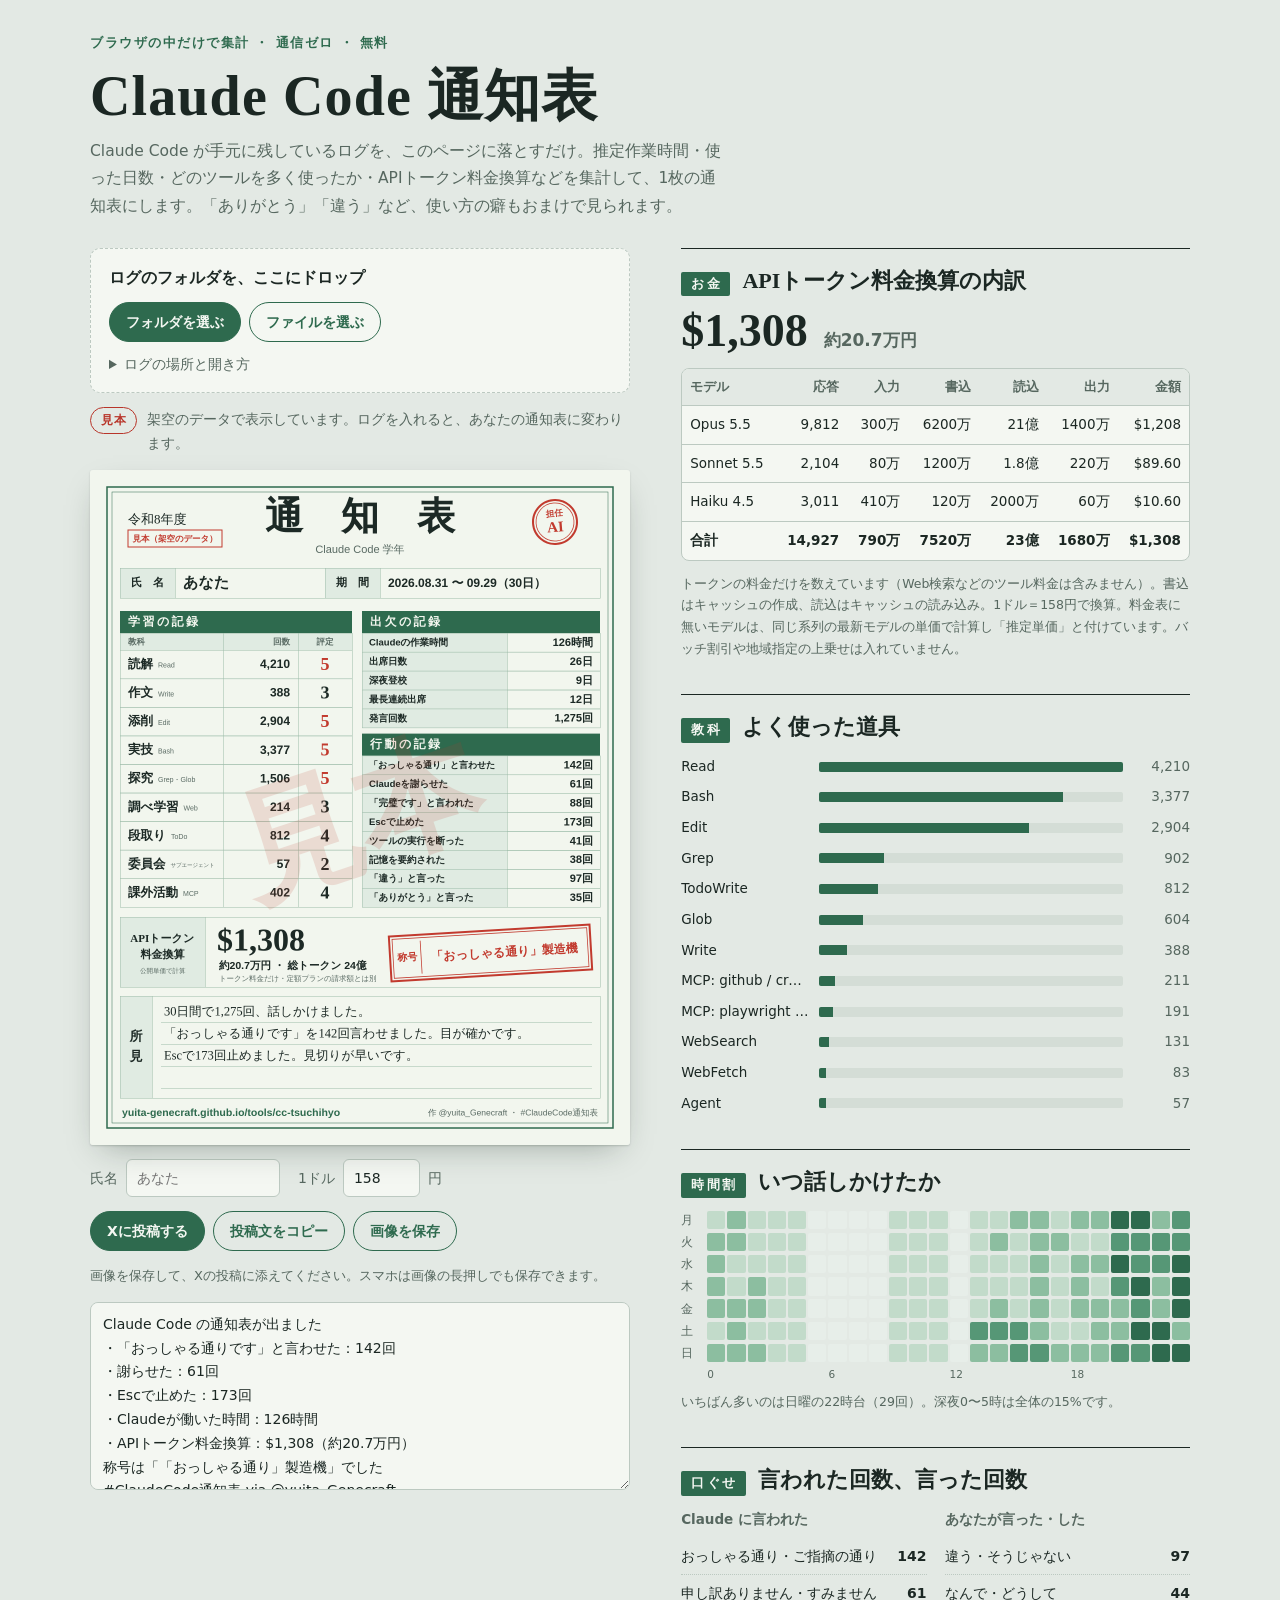
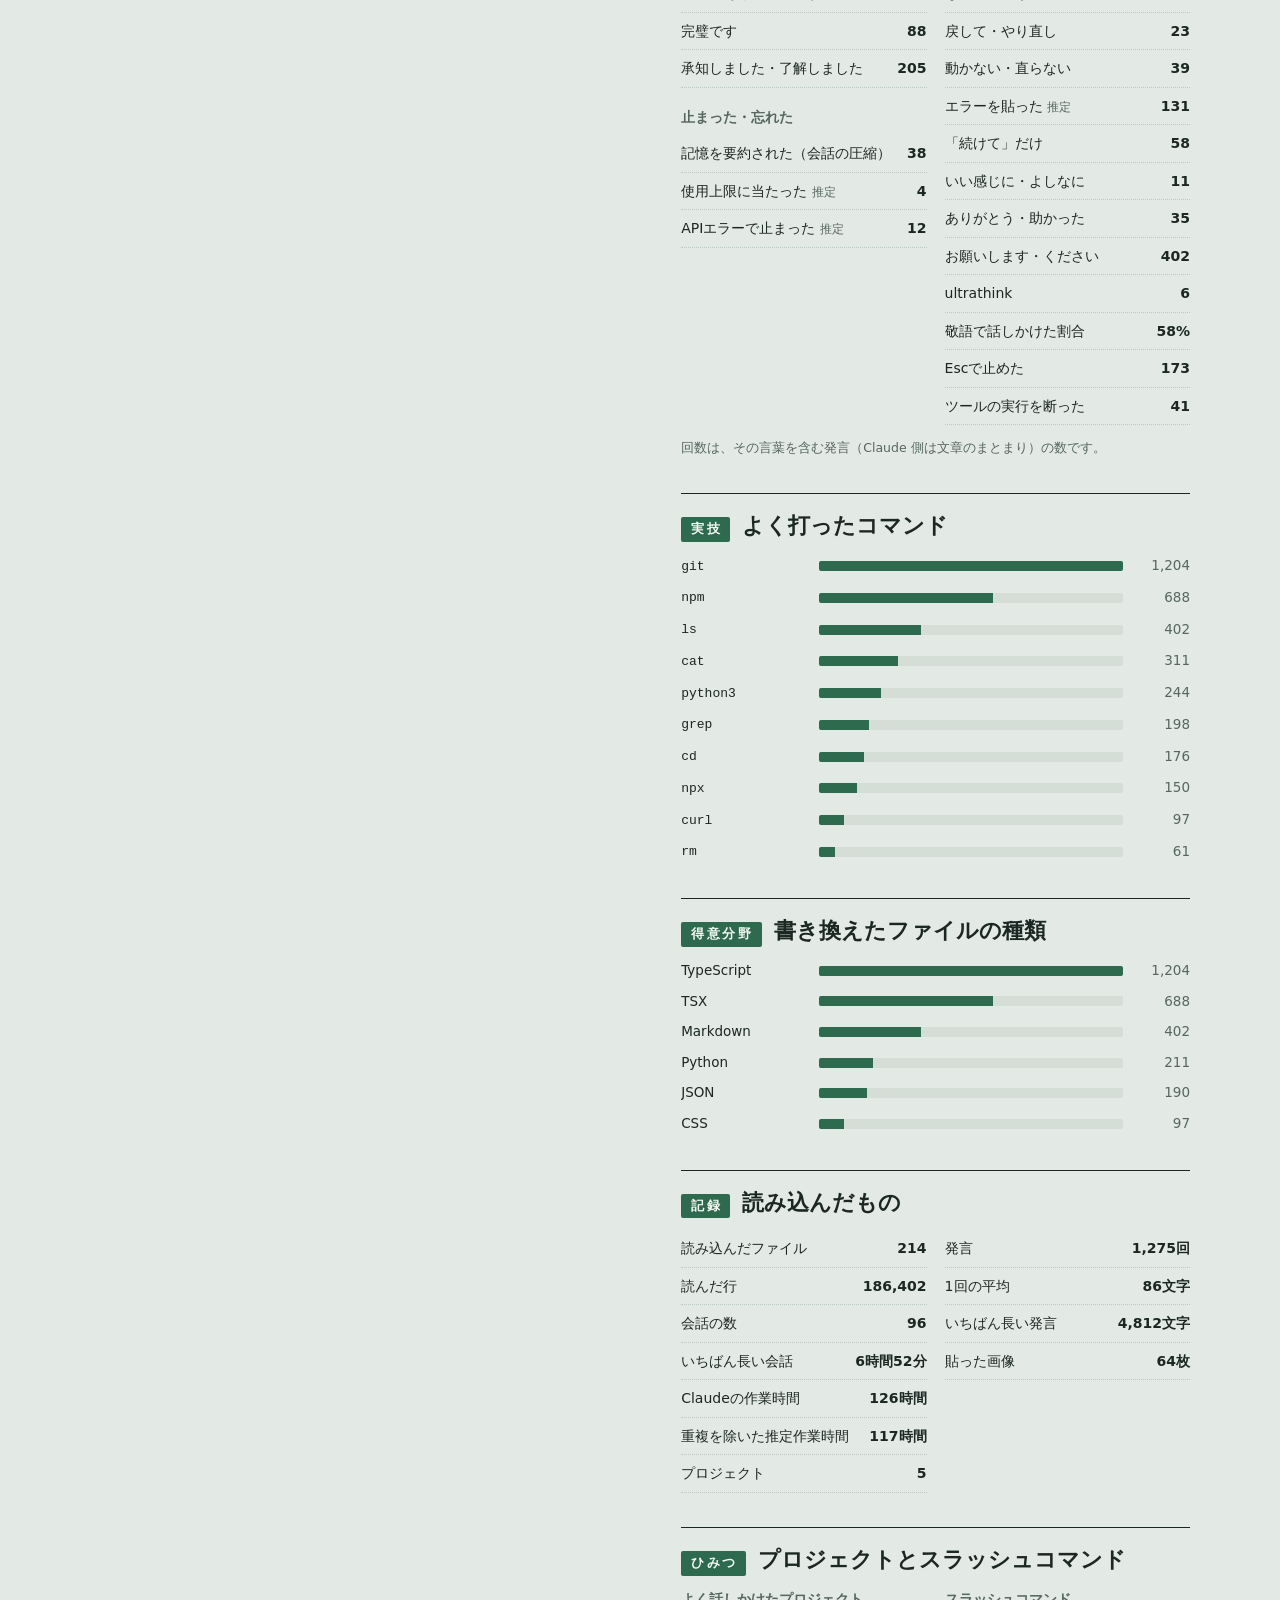
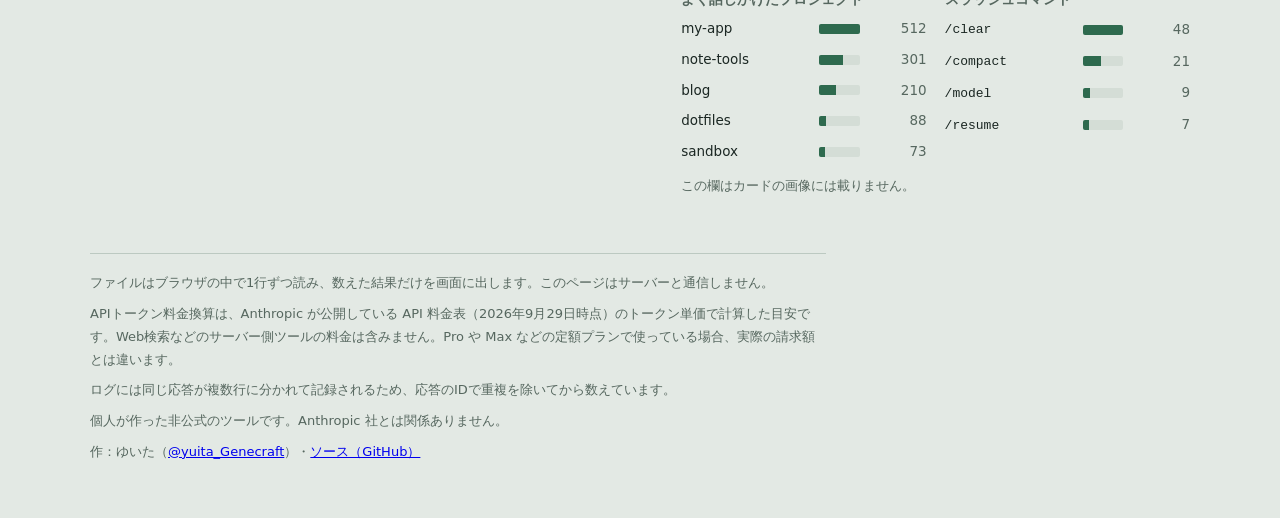
<file: docs/cc-tsuchihyo/index.html>
<!doctype html>
<html lang="ja">
<head>
<meta charset="utf-8">
<meta name="viewport" content="width=device-width, initial-scale=1, viewport-fit=cover">
<meta http-equiv="Content-Security-Policy" content="default-src 'none'; script-src 'unsafe-inline'; style-src 'unsafe-inline'; img-src data: blob:; connect-src 'none'; font-src 'none'; form-action 'none'; base-uri 'none'">
<meta name="referrer" content="no-referrer">
<meta property="og:type" content="website">
<meta property="og:title" content="Claude Code 通知表">
<meta property="og:description" content="Claude Code のログをブラウザの中だけで集計して、通知表にします。ログは外に送信されません。">
<meta property="og:url" content="https://yuita-genecraft.github.io/tools/cc-tsuchihyo/">
<meta property="og:image" content="https://yuita-genecraft.github.io/tools/og/cc-tsuchihyo.png">
<meta name="twitter:card" content="summary_large_image">
<script>window.__STANDALONE__=true;window.__TOOL_URL__="https://yuita-genecraft.github.io/tools/cc-tsuchihyo/";</script>
<title>Claude Code 通知表</title>
<meta name="description" content="Claude Code のログをブラウザの中だけで集計して、通知表にします。ログは外に送信されません。">
<style>
/* Layout: 机（ページ）の上に一枚の通知表（紙のカード）を置き、となりに内訳のノートを広げる。
   紙のカードは画像なので、どちらのテーマでも同じ紙色。机とノートだけがテーマで変わる。 */
:root{
  --desk:#E3E9E4;
  --desk-deep:#D4DDD6;
  --ink:#1B2723;
  --muted:#56675F;
  --rule:#BCC9C1;
  --sheet:#F4F7F2;
  --green:#2E6A4E;
  --green-wash:#D8E6DD;
  --on-green:#F4F7F2;
  --shu:#B8352A;
  --heat-0:#E7EEE9; --heat-1:#C2DBCA; --heat-2:#8CBEA0; --heat-3:#569776; --heat-4:#2E6A4E;
  --f-mincho:"Hiragino Mincho ProN","Hiragino Mincho Pro","Yu Mincho","YuMincho","Noto Serif JP","Noto Serif CJK JP","IPAexMincho","IPAMincho",serif;
  --f-gothic:"Hiragino Sans","Hiragino Kaku Gothic ProN","Yu Gothic UI","Yu Gothic","YuGothic","Noto Sans JP","Noto Sans CJK JP","Meiryo",system-ui,sans-serif;
  --f-mono:ui-monospace,"SFMono-Regular",Menlo,Consolas,"Noto Sans Mono CJK JP",monospace;
}
@media (prefers-color-scheme: dark){
  :root:not([data-theme="light"]){
    --desk:#0F1613; --desk-deep:#17211D; --ink:#E2EAE5; --muted:#9DB0A8; --rule:#2B3934;
    --sheet:#151F1B; --green:#8BC9A8; --green-wash:#1D2F27; --on-green:#0F1613; --shu:#EF7C6F;
    --heat-0:#1B2621; --heat-1:#22463A; --heat-2:#2F6C54; --heat-3:#4E9A77; --heat-4:#8BC9A8;
    color-scheme:dark;
  }
}
:root[data-theme="dark"]{
  --desk:#0F1613; --desk-deep:#17211D; --ink:#E2EAE5; --muted:#9DB0A8; --rule:#2B3934;
  --sheet:#151F1B; --green:#8BC9A8; --green-wash:#1D2F27; --on-green:#0F1613; --shu:#EF7C6F;
  --heat-0:#1B2621; --heat-1:#22463A; --heat-2:#2F6C54; --heat-3:#4E9A77; --heat-4:#8BC9A8;
  color-scheme:dark;
}
*,*::before,*::after{box-sizing:border-box}
[hidden]{display:none!important}
img{max-width:100%}
body{margin:0;background:var(--desk);color:var(--ink);font-family:var(--f-gothic);font-size:15px;line-height:1.75;-webkit-text-size-adjust:100%}
.page{max-width:1180px;margin:0 auto;padding-inline:clamp(16px,4vw,40px);padding-block:32px 64px}

/* 見出し */
.masthead{display:grid;gap:10px;max-width:46rem;margin-bottom:28px}
.eyebrow{margin:0;font-size:12.5px;letter-spacing:.12em;color:var(--green);font-weight:600}
h1{margin:0;font-family:var(--f-mincho);font-weight:700;font-size:clamp(34px,6vw,56px);line-height:1.15;letter-spacing:.02em;text-wrap:balance}
.lead{margin:0;color:var(--muted);font-size:15.5px;max-width:40rem}

/* 2カラム */
.layout{display:grid;grid-template-columns:minmax(0,540px) minmax(0,1fr);gap:clamp(24px,4vw,56px);align-items:start}
@media (max-width:960px){.layout{grid-template-columns:minmax(0,1fr)}}
.sheet-col{display:grid;gap:14px;min-width:0}

/* 取り込み */
.intake{border:1.5px dashed var(--rule);border-radius:10px;padding:16px 18px;background:var(--sheet);display:grid;gap:10px;transition:border-color .15s,background-color .15s}
.intake.over{border-color:var(--green);background:var(--green-wash)}
.intake-head{display:flex;flex-wrap:wrap;gap:10px 16px;align-items:center;justify-content:space-between}
.intake-title{margin:0;font-weight:700;font-size:15.5px}
.intake-buttons{display:flex;flex-wrap:wrap;gap:8px}
.btn{display:inline-flex;align-items:center;justify-content:center;gap:6px;min-height:40px;padding:0 16px;border-radius:999px;border:1.5px solid var(--green);background:transparent;color:var(--green);font:inherit;font-weight:700;font-size:14px;text-decoration:none;cursor:pointer;white-space:nowrap}
.btn:hover{background:var(--green-wash)}
.btn.primary{background:var(--green);color:var(--on-green)}
.btn.primary:hover{filter:brightness(1.08)}
.btn.ghost{border-color:var(--rule);color:var(--muted)}
.btn:focus-visible,.copy:focus-visible,summary:focus-visible,input:focus-visible,textarea:focus-visible{outline:2.5px solid var(--green);outline-offset:2px}
.howto summary{cursor:pointer;color:var(--muted);font-size:14px}
.howto ol{margin:10px 0 0;padding-left:1.3em;display:grid;gap:10px;font-size:14px}
.howto li span{display:block}
.cmd{display:flex;align-items:center;gap:8px;margin-top:4px;min-width:0}
.cmd code{flex:1;min-width:0;overflow-x:auto;white-space:nowrap;font-family:var(--f-mono);font-size:13px;background:var(--desk);border:1px solid var(--rule);border-radius:6px;padding:6px 10px}
.copy{flex:none;font:inherit;font-size:12.5px;padding:5px 10px;border-radius:6px;border:1px solid var(--rule);background:var(--sheet);color:var(--ink);cursor:pointer}
.note{margin:8px 0 0;font-size:13px;color:var(--muted)}

/* 進行とステータス */
.progress{display:grid;gap:6px}
.bar{height:6px;border-radius:99px;background:var(--desk-deep);overflow:hidden}
.bar span{display:block;height:100%;width:0;background:var(--green);transition:width .2s}
.progress p{margin:0;font-size:13px;color:var(--muted);font-variant-numeric:tabular-nums}
.status{margin:0;display:flex;gap:10px;align-items:baseline;font-size:13.5px;color:var(--muted)}
.pill{flex:none;font-size:12px;font-weight:700;letter-spacing:.06em;padding:2px 10px;border-radius:99px;border:1.5px solid var(--shu);color:var(--shu)}
.pill.mine{border-color:var(--green);color:var(--green)}
.pill.err{border-color:var(--shu);background:var(--shu);color:var(--on-green)}

/* カード（紙） */
.card{margin:0;position:relative}
.card img{display:block;width:100%;height:auto;border-radius:3px;box-shadow:0 1px 2px rgba(20,40,30,.18),0 12px 32px -12px rgba(20,40,30,.35)}
.fields{display:flex;flex-wrap:wrap;gap:10px 18px;font-size:14px}
.fields label{display:flex;align-items:center;gap:8px;color:var(--muted)}
.fields input{font:inherit;color:var(--ink);background:var(--sheet);border:1px solid var(--rule);border-radius:6px;padding:6px 10px;min-width:0}
#nameInput{width:11em}
#rateInput{width:5.5em;font-variant-numeric:tabular-nums}
.share{display:flex;flex-wrap:wrap;gap:8px}
.hint{margin:0;font-size:13px;color:var(--muted)}
.share-text{width:100%;font:inherit;font-size:14px;line-height:1.7;color:var(--ink);background:var(--sheet);border:1px solid var(--rule);border-radius:8px;padding:10px 12px;resize:vertical}

/* 内訳（ノート） */
.notes{display:grid;gap:34px;min-width:0}
.sec{display:grid;gap:12px;min-width:0;padding-top:18px;border-top:1.5px solid var(--ink)}
.sec header{display:flex;align-items:baseline;gap:12px;flex-wrap:wrap}
.kicker{font-family:var(--f-mincho);font-weight:700;font-size:13px;letter-spacing:.2em;color:var(--on-green);background:var(--green);padding:1px 8px 1px 10px;border-radius:2px}
.sec h2{margin:0;font-family:var(--f-mincho);font-size:22px;font-weight:700;line-height:1.3;text-wrap:balance}
.sec .aside{margin-left:auto;font-size:13px;color:var(--muted)}
.fine{margin:0;font-size:12.5px;color:var(--muted)}
.big-line{display:flex;flex-wrap:wrap;align-items:baseline;gap:6px 16px}
.big-line .usd{font-family:var(--f-mincho);font-weight:700;font-size:clamp(34px,5vw,46px);line-height:1;font-variant-numeric:tabular-nums}
.big-line .jpy{font-size:17px;font-weight:700;color:var(--muted);font-variant-numeric:tabular-nums}
.table-wrap{overflow-x:auto;border:1px solid var(--rule);border-radius:8px;background:var(--sheet)}
table{border-collapse:collapse;width:100%;font-size:13.5px;font-variant-numeric:tabular-nums}
th,td{padding:7px 8px;text-align:right;white-space:nowrap;border-bottom:1px solid var(--rule)}
th:first-child,td:first-child{text-align:left}
thead th{font-weight:600;color:var(--muted);font-size:12.5px;background:var(--desk)}
tfoot td{font-weight:700;border-bottom:0}
.est{font-size:11px;color:var(--shu);margin-left:4px}
.bars{display:grid;gap:7px;margin:0;padding:0;list-style:none}
.bars li{display:grid;grid-template-columns:minmax(0,9.5em) minmax(0,1fr) 4.2em;align-items:center;gap:10px;font-size:13.5px}
.bars .name{overflow:hidden;text-overflow:ellipsis;white-space:nowrap}
.bars .name code{font-family:var(--f-mono);font-size:13px}
.bars .track{height:10px;background:var(--desk-deep);border-radius:2px;overflow:hidden}
.bars .fill{display:block;height:100%;background:var(--green)}
.bars .n{text-align:right;font-variant-numeric:tabular-nums;color:var(--muted)}
.heat{display:grid;gap:8px;min-width:0}
.heat-grid{display:grid;grid-template-columns:1.6em repeat(24,minmax(0,1fr));gap:2px;align-items:center}
.heat-grid .d{font-size:11.5px;color:var(--muted);text-align:left}
.heat-grid .c{aspect-ratio:1;border-radius:2px;background:var(--heat-0)}
.heat-grid .l1{background:var(--heat-1)} .heat-grid .l2{background:var(--heat-2)} .heat-grid .l3{background:var(--heat-3)} .heat-grid .l4{background:var(--heat-4)}
.heat-grid .h{font-size:10.5px;color:var(--muted);font-variant-numeric:tabular-nums}
.words{display:grid;grid-template-columns:repeat(auto-fit,minmax(15rem,1fr));gap:18px}
.words h3{margin:0 0 6px;font-size:13.5px;font-weight:700;color:var(--muted)}
.rows{margin:0;padding:0;list-style:none;display:grid}
.rows li{display:flex;justify-content:space-between;gap:12px;padding:6px 0;border-bottom:1px dotted var(--rule);font-size:14px}
.rows li b{font-variant-numeric:tabular-nums;font-weight:700}
.rows li small{color:var(--muted);font-size:12px}

.colophon{margin-top:56px;padding-top:18px;border-top:1px solid var(--rule);display:grid;gap:8px;font-size:13px;color:var(--muted);max-width:46rem}
.colophon p{margin:0}
@media (prefers-reduced-motion:reduce){*{transition:none!important}}
</style>
</head>
<body>


<div class="page">
  <header class="masthead">
    <p class="eyebrow">ブラウザの中だけで集計 ・ 通信ゼロ ・ 無料</p>
    <h1>Claude Code 通知表</h1>
    <p class="lead">Claude Code が手元に残しているログを、このページに落とすだけ。推定作業時間・使った日数・どのツールを多く使ったか・APIトークン料金換算などを集計して、1枚の通知表にします。「ありがとう」「違う」など、使い方の癖もおまけで見られます。</p>
  </header>

  <main class="layout">
    <section class="sheet-col" aria-label="通知表">
      <div class="intake" id="dropZone">
        <div class="intake-head">
          <p class="intake-title">ログのフォルダを、ここにドロップ</p>
          <div class="intake-buttons">
            <label class="btn primary" for="dirInput">フォルダを選ぶ</label>
            <label class="btn" for="fileInput">ファイルを選ぶ</label>
          </div>
          <input type="file" id="dirInput" webkitdirectory directory multiple hidden>
          <input type="file" id="fileInput" accept=".jsonl" multiple hidden>
        </div>
        <details class="howto" id="howto">
          <summary>ログの場所と開き方</summary>
          <ol>
            <li><span>Mac は「ターミナル」に貼って Enter。ログのフォルダが Finder で開きます。</span>
              <span class="cmd"><code id="cmdMac">open ~/.claude/projects</code><button type="button" class="copy" data-copy="cmdMac">コピー</button></span></li>
            <li><span>Windows はエクスプローラーのアドレス欄に貼って Enter。</span>
              <span class="cmd"><code id="cmdWin">%USERPROFILE%\.claude\projects</code><button type="button" class="copy" data-copy="cmdWin">コピー</button></span></li>
            <li><span>開いたフォルダの中身をすべて選んで（⌘A か Ctrl+A）、このページにドラッグします。「フォルダを選ぶ」で projects フォルダを指定しても読めます。</span></li>
          </ol>
          <p class="note">Claude Code は古いログを自動で消します（初期設定は30日）。通知表の期間は、手元に残っている分です。設定を変えている場合は ~/.config/claude/projects にあることもあります。</p>
        </details>
      </div>

      <div class="progress" id="progress" hidden>
        <div class="bar"><span id="progressBar"></span></div>
        <p id="progressText">読み込み中</p>
      </div>

      <p class="status" aria-live="polite"><span class="pill" id="statusPill">見本</span><span id="statusText">架空のデータで表示しています。ログを入れると、あなたの通知表に変わります。</span></p>

      <figure class="card">
        <img id="cardImg" width="1080" height="1350" alt="通知表の画像">
      </figure>

      <div class="fields">
        <label for="nameInput">氏名<input id="nameInput" type="text" maxlength="14" placeholder="あなた" autocomplete="off"></label>
        <label for="rateInput">1ドル<input id="rateInput" type="number" min="1" max="1000" step="0.1" value="158" inputmode="decimal">円</label>
      </div>
      <div class="share">
        <a class="btn primary" id="xLink" href="https://x.com/intent/tweet" target="_blank" rel="noopener">Xに投稿する</a>
        <button type="button" class="btn" id="copyText">投稿文をコピー</button>
        <button type="button" class="btn" id="saveImg" hidden>画像を保存</button>
        <button type="button" class="btn ghost" id="resetBtn" hidden>見本に戻す</button>
      </div>
      <p class="hint" id="saveHint">画像は長押し（スマホ）か右クリック（PC）で保存できます。Xには画像を添えて投稿してください。</p>
      <textarea id="shareText" class="share-text" rows="7" aria-label="投稿文"></textarea>
    </section>

    <section class="notes" id="details" aria-label="内訳"></section>
  </main>

  <footer class="colophon">
    <p>ファイルはブラウザの中で1行ずつ読み、数えた結果だけを画面に出します。このページはサーバーと通信しません。</p>
    <p>APIトークン料金換算は、Anthropic が公開している API 料金表（2026年9月29日時点）のトークン単価で計算した目安です。Web検索などのサーバー側ツールの料金は含みません。Pro や Max などの定額プランで使っている場合、実際の請求額とは違います。</p>
    <p>ログには同じ応答が複数行に分かれて記録されるため、応答のIDで重複を除いてから数えています。</p>
    <p>個人が作った非公式のツールです。Anthropic 社とは関係ありません。</p>
    <p>作：ゆいた（<a href="https://x.com/yuita_Genecraft" target="_blank" rel="noopener">@yuita_Genecraft</a>）・<a href="https://github.com/yuita-Genecraft/tools" target="_blank" rel="noopener">ソース（GitHub）</a></p>
  </footer>
</div>

<script>
(() => {
'use strict';
const $ = s => document.querySelector(s);
const STANDALONE = window.__STANDALONE__ === true;
const TOOL_URL = typeof window.__TOOL_URL__ === 'string' ? window.__TOOL_URL__ : '';
// 画像の下端の行と共有文で同じ文字を使う（URL は公開先の URL・無ければ公開中のページ。共有文の URL 行と同じ物から「https://」と末尾の「/」を外したもの）
const CARD_URL = (TOOL_URL || 'https://yuita-genecraft.github.io/tools/cc-tsuchihyo/').replace(/^https?:\/\//, '').replace(/\/+$/, '');
const HASHTAG = '#ClaudeCode通知表';
const AUTHOR = '@yuita_Genecraft';

/* ---------- 表示の小道具 ---------- */
const fmt = n => Math.round(n || 0).toLocaleString('ja-JP');
const esc = s => String(s).replace(/[&<>"']/g, c => ({'&':'&amp;','<':'&lt;','>':'&gt;','"':'&quot;',"'":'&#39;'}[c]));
const pct = r => Math.round((r || 0) * 100) + '%';
function big(n){
  n = n || 0;
  if (n >= 1e8) return (n / 1e8).toFixed(n >= 1e10 ? 0 : 1).replace(/\.0$/, '') + '億';
  if (n >= 1e4) return (n / 1e4).toFixed(n >= 1e6 ? 0 : 1).replace(/\.0$/, '') + '万';
  return fmt(n);
}
function usd(n){ n = n || 0; return '$' + (n >= 100 ? Math.round(n).toLocaleString('en-US') : n.toFixed(2)); }
function yen(n){ n = n || 0; return n >= 1e4 ? '約' + (n / 1e4).toFixed(n >= 1e6 ? 0 : 1).replace(/\.0$/, '') + '万円' : '約' + fmt(n) + '円'; }

/* ---------- API料金表（USD / 100万トークン）----------
   出典: platform.claude.com/docs/en/about-claude/pricing（2026-09-29 取得）
   [モデルID, 入力, キャッシュ作成5分, キャッシュ作成1時間, キャッシュ読込, 出力] */
const PRICES = [
  ['claude-fable-5-1', 10, 12.5, 20, 0.25, 50],
  ['claude-mythos-5-1', 10, 12.5, 20, 0.25, 50],
  ['claude-fable-5', 10, 12.5, 20, 1, 50],
  ['claude-mythos-5', 10, 12.5, 20, 1, 50],
  ['claude-opus-5-5', 4, 5, 8, 0.2, 20],
  ['claude-opus-5', 5, 6.25, 10, 0.5, 25],
  ['claude-opus-4-8', 5, 6.25, 10, 0.5, 25],
  ['claude-opus-4-7', 5, 6.25, 10, 0.5, 25],
  ['claude-opus-4-6', 5, 6.25, 10, 0.5, 25],
  ['claude-opus-4-5', 5, 6.25, 10, 0.5, 25],
  ['claude-opus-4-1', 15, 18.75, 30, 1.5, 75],
  ['claude-opus-4', 15, 18.75, 30, 1.5, 75],
  ['claude-sonnet-5-5', 2, 2.5, 4, 0.2, 10],
  ['claude-sonnet-5', 2, 2.5, 4, 0.2, 10],
  ['claude-sonnet-4-6', 3, 3.75, 6, 0.3, 15],
  ['claude-sonnet-4-5', 3, 3.75, 6, 0.3, 15],
  ['claude-sonnet-4', 3, 3.75, 6, 0.3, 15],
  ['claude-haiku-4-5', 1, 1.25, 2, 0.1, 5],
  ['claude-haiku-3-5', 0.8, 1, 1.6, 0.08, 4],
  ['claude-3-7-sonnet', 3, 3.75, 6, 0.3, 15],
  ['claude-3-5-sonnet', 3, 3.75, 6, 0.3, 15],
  ['claude-3-5-haiku', 0.8, 1, 1.6, 0.08, 4],
  ['claude-3-opus', 15, 18.75, 30, 1.5, 75],
  ['claude-3-haiku', 0.25, 0.3, 0.5, 0.03, 1.25],
];
const FAMILY_FALLBACK = [['fable', 'claude-fable-5-1'], ['mythos', 'claude-mythos-5-1'], ['opus', 'claude-opus-5-5'], ['sonnet', 'claude-sonnet-5-5'], ['haiku', 'claude-haiku-4-5']];
const PRICE_BY_ID = new Map(PRICES.map(p => [p[0], p]));
function priceFor(model){
  const m = String(model).toLowerCase();
  let best = null;
  for (const p of PRICES) if (m.startsWith(p[0]) && (!best || p[0].length > best[0].length)) best = p;
  if (best) return { p: best, estimated: false };
  for (const [fam, id] of FAMILY_FALLBACK) if (m.includes(fam)) return { p: PRICE_BY_ID.get(id), estimated: true };
  return { p: null, estimated: true };
}
function modelLabel(model){
  const m = String(model).toLowerCase().replace(/-\d{8}$/, '');
  const cap = s => s.charAt(0).toUpperCase() + s.slice(1);
  let r = /^claude-(opus|sonnet|haiku|fable|mythos)-(\d+)(?:-(\d+))?/.exec(m);
  if (r) return cap(r[1]) + ' ' + r[2] + (r[3] ? '.' + r[3] : '');
  r = /^claude-(\d+)(?:-(\d+))?-(opus|sonnet|haiku)/.exec(m);
  if (r) return cap(r[3]) + ' ' + r[1] + (r[2] ? '.' + r[2] : '');
  return String(model);
}

/* ---------- 教科（道具の分類） ---------- */
const SUBJECTS = [
  { key: 'read',   label: '読解',     sub: 'Read',        match: n => n === 'Read' || n === 'NotebookRead' },
  { key: 'write',  label: '作文',     sub: 'Write',       match: n => n === 'Write' },
  { key: 'edit',   label: '添削',     sub: 'Edit',        match: n => n === 'Edit' || n === 'MultiEdit' || n === 'NotebookEdit' },
  { key: 'bash',   label: '実技',     sub: 'Bash',        match: n => n === 'Bash' || n === 'BashOutput' || n === 'KillShell' || n === 'KillBash' },
  { key: 'search', label: '探究',     sub: 'Grep・Glob',  match: n => n === 'Grep' || n === 'Glob' || n === 'LS' },
  { key: 'web',    label: '調べ学習', sub: 'Web',         match: n => n === 'WebSearch' || n === 'WebFetch' },
  { key: 'todo',   label: '段取り',   sub: 'ToDo',        match: n => n === 'TodoWrite' || n === 'TodoRead' || /^Task(Create|Update|List|Get)$/.test(n) },
  { key: 'agent',  label: '委員会',   sub: 'サブエージェント', match: n => n === 'Task' || n === 'Agent' },
  { key: 'mcp',    label: '課外活動', sub: 'MCP',         match: n => n.startsWith('mcp__') },
];
function grade(n){ if (n <= 0) return 0; if (n < 20) return 1; if (n < 100) return 2; if (n < 400) return 3; if (n < 1500) return 4; return 5; }

/* ---------- 言い回しの検出 ---------- */
const RX = {
  ossha: /おっしゃる(通り|とおり)|仰る(通り|とおり)|ご指摘の(通り|とおり)|you['’]re (absolutely |completely |totally )?(right|correct)/i,
  shazai: /申し訳(ありません|ございません|ない|なかった)|すみません|失礼(しました|いたしました)|お詫び|I apologi[sz]e|my apologies|sorry (about|for)/i,
  kanpeki: /完璧(です|でした|に|な|！|!|。)|perfect[!.]/i,
  shouchi: /承知(しました|いたしました)|かしこまりました|了解(しました|です)/,
  chigau: /違う|ちがう|違います|ちがいます|違くて|そうじゃな|そうではな|そういうことじゃな/,
  arigato: /ありがと|有難う|有り難う|助かった|助かります|助かる|感謝|thanks|thank you|\bthx\b/i,
  tsuzukete: /^(続けて|つづけて|続き|続行|進めて|すすめて|continue|go on|go ahead|keep going)(ください|下さい|お願い(します)?)?[。．.!！\s]*$/i,
  naze: /なんで|なぜ|何故|どうして/,
  modoshite: /戻して|元に戻|もとに戻|もどして|revert|ロールバック|取り消して|やり直し|やりなおし/i,
  ultrathink: /ultrathink|think harder|think hard|megathink/i,
  yoshinani: /よしなに|いい感じに|いいかんじに|良い感じに|よい感じに|うまいこと|うまく(やって|して)/,
  error: /error|エラー|exception|traceback|failed|失敗/i,
  ugokanai: /動かない|動きません|うごかない|直らない|治らない|直ってない|治ってない|変わってない|変わらない/,
  onegai: /お願い|おねがい|please|ください|下さい/i,
  polite: /です|ます|ください|下さい|お願い|でしょうか/,
  limit: /limit reached|usage limit|hit your limit|rate limit|上限/i,
  apiError: /API Error|overloaded|Prompt is too long/i,
};
const REJECT_MARK = "doesn't want to proceed with this tool use";
const COMPACT_MARK = 'This session is being continued from a previous conversation';
const TURN_CAP_MS = 2 * 3600 * 1000;
const WRAPPER_RX = /^<(command-name|command-message|command-args|local-command-stdout|local-command-stderr|bash-input|bash-stdout|bash-stderr|system-reminder|user-memory-input)>/;
const SKIP_DIRS = new Set(['node_modules', '.git', 'plugins', 'shell-snapshots', 'statsig', 'todos', 'debug', 'file-history', 'session-env', 'backups', 'ide']);

/* ---------- 集計 ---------- */
function newStats(){
  return {
    files: 0, lines: 0, bad: 0,
    prompts: 0, promptChars: 0, longestPrompt: 0, images: 0,
    days: new Map(), hours: new Array(24).fill(0), heat: Array.from({ length: 7 }, () => new Array(24).fill(0)),
    sessions: new Map(), projects: new Map(),
    interrupts: 0, rejects: 0, compacts: 0, limitHits: 0, apiErrors: 0, polite: 0, sess: new Map(),
    you: { chigau: 0, arigato: 0, tsuzukete: 0, naze: 0, modoshite: 0, ultrathink: 0, yoshinani: 0, error: 0, ugokanai: 0, onegai: 0 },
    claude: { ossha: 0, shazai: 0, kanpeki: 0, shouchi: 0, texts: 0 },
    tools: new Map(), bash: new Map(), exts: new Map(), slash: new Map(),
    req: new Map(), seenUuid: new Set(),
  };
}
const inc = (map, k, n = 1) => map.set(k, (map.get(k) || 0) + n);
function sessOf(st, o, path){ const sid = typeof o.sessionId === 'string' ? o.sessionId : path; let b = st.sess.get(sid); if (!b) { b = { h: [], a: [] }; st.sess.set(sid, b); } return b; }
const num = v => (typeof v === 'number' && isFinite(v) && v > 0) ? v : 0;
const pad2 = n => String(n).padStart(2, '0');
const dateKey = d => d.getFullYear() + '-' + pad2(d.getMonth() + 1) + '-' + pad2(d.getDate());

function handleLine(line, st, path){
  st.lines++;
  if (line.length < 30) return;
  if (line.indexOf('"type":"assistant"') < 0 && line.indexOf('"type":"user"') < 0 &&
      line.indexOf('"type": "assistant"') < 0 && line.indexOf('"type": "user"') < 0) return;
  let o;
  try { o = JSON.parse(line); } catch (e) { st.bad++; return; }
  if (!o || typeof o !== 'object') return;
  if (o.type !== 'user' && o.type !== 'assistant') return;
  if (typeof o.uuid === 'string') { if (st.seenUuid.has(o.uuid)) return; st.seenUuid.add(o.uuid); }
  const ts = typeof o.timestamp === 'string' ? Date.parse(o.timestamp) : NaN;
  if (o.type === 'assistant') onAssistant(o, st, ts, path); else onUser(o, st, ts, path);
}

function onAssistant(o, st, ts, path){
  const m = o.message;
  if (!m || typeof m !== 'object') return;
  const model = typeof m.model === 'string' ? m.model : '';
  const synthetic = model === '<synthetic>' || o.isApiErrorMessage === true;
  if (Number.isFinite(ts) && !synthetic) sessOf(st, o, path).a.push(ts);
  if (synthetic) {
    const tx = Array.isArray(m.content) ? m.content.map(b => (b && typeof b.text === 'string') ? b.text : '').join(' ') : (typeof m.content === 'string' ? m.content : '');
    if (RX.limit.test(tx)) st.limitHits++;
    else if (o.isApiErrorMessage === true || RX.apiError.test(tx)) st.apiErrors++;
  }
  const u = m.usage;
  if (u && typeof u === 'object' && model && model !== '<synthetic>') {
    // 1つの応答がブロックごとに別の行へ分かれ、同じ usage が何度も書かれる。応答ID＋リクエストIDで1回に畳む。
    const key = (m.id || '') + '|' + (o.requestId || '');
    const cc = u.cache_creation && typeof u.cache_creation === 'object' ? u.cache_creation : null;
    let cw5 = 0, cw1h = 0;
    const cw = num(u.cache_creation_input_tokens);
    if (cc && num(cc.ephemeral_5m_input_tokens) + num(cc.ephemeral_1h_input_tokens) > 0) { cw5 = num(cc.ephemeral_5m_input_tokens); cw1h = num(cc.ephemeral_1h_input_tokens); }
    else cw5 = cw;
    const rec = { model, in: num(u.input_tokens), cw5, cw1h, cr: num(u.cache_read_input_tokens), out: num(u.output_tokens) };
    const k = key === '|' ? 'line:' + (o.uuid || st.lines) : key;
    const prev = st.req.get(k);
    if (!prev) st.req.set(k, rec);
    else for (const f of ['in', 'cw5', 'cw1h', 'cr', 'out']) if (rec[f] > prev[f]) prev[f] = rec[f];
  }
  const c = m.content;
  if (!Array.isArray(c)) return;
  const side = o.isSidechain === true;
  for (const b of c) {
    if (!b || typeof b !== 'object') continue;
    if (b.type === 'tool_use') countTool(st, b);
    else if (b.type === 'text' && !side && typeof b.text === 'string') countClaudeText(st, b.text);
  }
}

function countTool(st, b){
  const name = typeof b.name === 'string' && b.name ? b.name : 'unknown';
  inc(st.tools, name);
  const inp = b.input && typeof b.input === 'object' ? b.input : {};
  if (name === 'Bash' && typeof inp.command === 'string') countBash(st, inp.command);
  if (name === 'Edit' || name === 'MultiEdit' || name === 'Write' || name === 'NotebookEdit') {
    const p = inp.file_path || inp.notebook_path || inp.path;
    if (typeof p === 'string') { const e = extOf(p); if (e) inc(st.exts, e); }
  }
}
function countBash(st, cmd){
  const first = cmd.split('\n')[0];
  for (let s of first.split(/&&|\|\||;|\|/)) {
    s = s.trim();
    if (!s || s.startsWith('#')) continue;
    const t = s.split(/\s+/);
    let i = 0;
    while (i < t.length && /^[A-Za-z_][A-Za-z0-9_]*=/.test(t[i])) i++;
    while (i < t.length && /^(sudo|time|nohup|env|command|exec)$/.test(t[i])) i++;
    let w = t[i];
    if (!w) continue;
    w = w.replace(/^[("'`]+|[)"'`]+$/g, '');
    if (w.includes('/')) w = w.split('/').pop();
    if (!w || w.length > 24 || !/^[\w.+-]+$/.test(w)) continue;
    inc(st.bash, w);
  }
}
function extOf(p){
  const base = p.split(/[\\/]/).pop() || '';
  const m = /\.([A-Za-z0-9]{1,8})$/.exec(base);
  if (m) return m[1].toLowerCase();
  if (/^(Dockerfile|Makefile|Gemfile|Procfile)$/.test(base)) return base;
  return '';
}
function countClaudeText(st, t){
  const c = st.claude;
  c.texts++;
  if (RX.ossha.test(t)) c.ossha++;
  if (RX.shazai.test(t)) c.shazai++;
  if (RX.kanpeki.test(t)) c.kanpeki++;
  if (RX.shouchi.test(t)) c.shouchi++;
}
function toolResultText(content){
  if (typeof content === 'string') return content;
  if (Array.isArray(content)) return content.map(x => (x && typeof x.text === 'string') ? x.text : '').join('');
  return '';
}

function onUser(o, st, ts, path){
  const m = o.message;
  if (!m || typeof m !== 'object') return;
  const c = m.content;
  let text = '', hasText = false, imgs = 0, hadResult = false;
  if (typeof c === 'string') { text = c; hasText = true; }
  else if (Array.isArray(c)) {
    for (const b of c) {
      if (!b || typeof b !== 'object') continue;
      if (b.type === 'tool_result') { hadResult = true; if (toolResultText(b.content).indexOf(REJECT_MARK) >= 0) st.rejects++; }
      else if (b.type === 'text' && typeof b.text === 'string') { text += (hasText ? '\n' : '') + b.text; hasText = true; }
      else if (b.type === 'image') imgs++;
    }
  }
  if (hadResult && Number.isFinite(ts)) sessOf(st, o, path).a.push(ts);
  if (!hasText && !imgs) return;
  if (o.isSidechain !== true && (o.isCompactSummary === true || text.trimStart().startsWith(COMPACT_MARK))) { st.compacts++; return; }
  if (o.isSidechain === true || o.isMeta === true || o.isCompactSummary === true) return;
  if (typeof o.userType === 'string' && o.userType !== 'external') return;
  const s = text.trimStart();
  if (s.startsWith('[Request interrupted by user')) { st.interrupts++; return; }
  if (WRAPPER_RX.test(s)) {
    const cm = /<command-name>\s*\/?([^<\s]+)\s*<\/command-name>/.exec(s);
    if (cm) inc(st.slash, '/' + cm[1]);
    return;
  }
  if (s.startsWith('Caveat: The messages below')) return;

  st.prompts++;
  st.images += imgs;
  st.promptChars += text.length;
  if (text.length > st.longestPrompt) st.longestPrompt = text.length;
  const y = st.you, tt = text.trim();
  if (RX.chigau.test(text)) y.chigau++;
  if (RX.arigato.test(text)) y.arigato++;
  if (RX.tsuzukete.test(tt)) y.tsuzukete++;
  if (RX.naze.test(text)) y.naze++;
  if (RX.modoshite.test(text)) y.modoshite++;
  if (RX.ultrathink.test(text)) y.ultrathink++;
  if (RX.yoshinani.test(text)) y.yoshinani++;
  if (RX.error.test(text)) y.error++;
  if (RX.ugokanai.test(text)) y.ugokanai++;
  if (RX.onegai.test(text)) y.onegai++;
  if (RX.polite.test(text)) st.polite++;

  if (Number.isFinite(ts)) {
    const d = new Date(ts);
    const h = d.getHours(), wd = (d.getDay() + 6) % 7;
    st.hours[h]++; st.heat[wd][h]++;
    const key = dateKey(d);
    let day = st.days.get(key);
    if (!day) { day = { p: 0, night: 0 }; st.days.set(key, day); }
    day.p++; if (h < 5) day.night++;
    const sid = typeof o.sessionId === 'string' ? o.sessionId : path;
    let ss = st.sessions.get(sid);
    if (!ss) { ss = { start: ts, end: ts, prompts: 0 }; st.sessions.set(sid, ss); }
    if (ts < ss.start) ss.start = ts;
    if (ts > ss.end) ss.end = ts;
    ss.prompts++;
    sessOf(st, o, path).h.push(ts);
  }
  const proj = projectName(o.cwd, path);
  if (proj) inc(st.projects, proj);
}
function projectName(cwd, path){
  if (typeof cwd === 'string' && cwd) { const parts = cwd.split(/[\\/]/).filter(Boolean); return parts[parts.length - 1] || cwd; }
  const segs = String(path || '').split('/');
  return segs.length >= 2 ? segs[segs.length - 2] : '';
}

async function readFile(file, st, onChunk){
  const path = file._path || file.webkitRelativePath || file.name;
  if (file.stream && typeof TextDecoderStream !== 'undefined') {
    const reader = file.stream().pipeThrough(new TextDecoderStream()).getReader();
    let buf = '', seen = 0;
    for (;;) {
      const { value, done } = await reader.read();
      if (done) break;
      seen += value.length;
      buf += value;
      const parts = buf.split('\n');
      buf = parts.pop();
      for (const line of parts) handleLine(line, st, path);
      onChunk(Math.min(seen, file.size));
    }
    if (buf) handleLine(buf, st, path);
  } else {
    const text = await file.text();
    for (const line of text.split('\n')) handleLine(line, st, path);
  }
}
const tick = () => new Promise(r => setTimeout(r, 0));

async function analyze(files, onProgress){
  const st = newStats();
  const total = files.reduce((a, f) => a + f.size, 0) || 1;
  let doneBytes = 0, lastTick = performance.now();
  for (let i = 0; i < files.length; i++) {
    const f = files[i];
    await readFile(f, st, b => {
      onProgress(i, files.length, (doneBytes + b) / total);
    });
    doneBytes += f.size; st.files++;
    onProgress(i + 1, files.length, doneBytes / total);
    if (performance.now() - lastTick > 60) { await tick(); lastTick = performance.now(); }
  }
  return finalize(st);
}

function daysBetween(a, b){
  const [y1, m1, d1] = a.split('-').map(Number), [y2, m2, d2] = b.split('-').map(Number);
  return Math.round((new Date(y2, m2 - 1, d2) - new Date(y1, m1 - 1, d1)) / 86400000);
}
function topN(map, n){ return [...map.entries()].sort((a, b) => b[1] - a[1]).slice(0, n); }

function finalize(st){
  const keys = [...st.days.keys()].sort();
  const R = {
    sample: false, files: st.files, lines: st.lines, bad: st.bad,
    prompts: st.prompts, images: st.images, interrupts: st.interrupts, rejects: st.rejects,
    avgPromptChars: st.prompts ? Math.round(st.promptChars / st.prompts) : 0,
    longestPrompt: st.longestPrompt,
    period: keys.length ? { start: keys[0], end: keys[keys.length - 1], days: daysBetween(keys[0], keys[keys.length - 1]) + 1 } : null,
    activeDays: keys.length,
    nightDays: [...st.days.values()].filter(d => d.night > 0).length,
    streak: 0,
    hours: st.hours, heat: st.heat,
    sessions: st.sessions.size,
    longestSessionMin: 0,
    projectCount: st.projects.size,
    projectsTop: topN(st.projects, 8),
    you: { ...st.you }, claude: { ...st.claude },
    toolsTop: topN(st.tools, 12), bashTop: topN(st.bash, 10), extsTop: topN(st.exts, 8), slashTop: topN(st.slash, 8),
    toolTotal: [...st.tools.values()].reduce((a, b) => a + b, 0),
    subjects: [], models: [], usd: 0, tokens: 0,
  };
  let run = 0, best = 0;
  for (let i = 0; i < keys.length; i++) { run = (i > 0 && daysBetween(keys[i - 1], keys[i]) === 1) ? run + 1 : 1; if (run > best) best = run; }
  R.streak = best;
  for (const s of st.sessions.values()) { const mins = (s.end - s.start) / 60000; if (mins > R.longestSessionMin) R.longestSessionMin = mins; }
  R.nightPrompts = st.hours.slice(0, 5).reduce((a, b) => a + b, 0);
  R.nightRatio = st.prompts ? R.nightPrompts / st.prompts : 0;
  R.compacts = st.compacts; R.limitHits = st.limitHits; R.apiErrors = st.apiErrors;
  R.politeRatio = st.prompts ? st.polite / st.prompts : 0;
  R.workMin = workMinutes(st.sess);
  R.workMinUnion = workMinutesUnion(st.sess);
  R.subjects = SUBJECTS.map(s => { let n = 0; for (const [name, c] of st.tools) if (s.match(name)) n += c; return { key: s.key, label: s.label, sub: s.sub, count: n, grade: grade(n) }; });
  const byModel = new Map();
  for (const r of st.req.values()) {
    let b = byModel.get(r.model);
    if (!b) { b = { model: r.model, calls: 0, in: 0, cw5: 0, cw1h: 0, cr: 0, out: 0 }; byModel.set(r.model, b); }
    b.calls++; b.in += r.in; b.cw5 += r.cw5; b.cw1h += r.cw1h; b.cr += r.cr; b.out += r.out;
  }
  R.models = [...byModel.values()].map(priceModel).sort((a, b) => b.usd - a.usd);
  R.usd = R.models.reduce((a, b) => a + b.usd, 0);
  R.tokens = R.models.reduce((a, b) => a + b.in + b.cw5 + b.cw1h + b.cr + b.out, 0);
  return R;
}
function workMinutes(sess){
  // 発言してから、次の発言までの間で最後に Claude が動いた時刻まで＝1往復の作業時間（1往復は最大2時間で打ち切り）
  let ms = 0;
  for (const b of sess.values()) {
    if (!b.h.length || !b.a.length) continue;
    b.h.sort((x, y) => x - y); b.a.sort((x, y) => x - y);
    for (let i = 0; i < b.h.length; i++) {
      const start = b.h[i], end = i + 1 < b.h.length ? b.h[i + 1] : Infinity;
      let lo = 0, hi = b.a.length;
      while (lo < hi) { const mid = (lo + hi) >> 1; if (b.a[mid] < end) lo = mid + 1; else hi = mid; }
      const j = lo - 1;
      if (j >= 0 && b.a[j] > start) ms += Math.min(b.a[j] - start, TURN_CAP_MS);
    }
  }
  return ms / 60000;
}
function workMinutesUnion(sess){
  const intervals = [];
  for (const b of sess.values()) {
    if (!b.h.length || !b.a.length) continue;
    b.h.sort((x, y) => x - y); b.a.sort((x, y) => x - y);
    for (let i = 0; i < b.h.length; i++) {
      const start = b.h[i], end = i + 1 < b.h.length ? b.h[i + 1] : Infinity;
      let lo = 0, hi = b.a.length;
      while (lo < hi) { const mid = (lo + hi) >> 1; if (b.a[mid] < end) lo = mid + 1; else hi = mid; }
      const j = lo - 1;
      if (j >= 0 && b.a[j] > start) {
        intervals.push([start, Math.min(b.a[j], start + TURN_CAP_MS)]);
      }
    }
  }
  if (!intervals.length) return 0;
  intervals.sort((a, b) => a[0] - b[0]);
  let ms = 0;
  let currentStart = intervals[0][0];
  let currentEnd = intervals[0][1];
  for (let i = 1; i < intervals.length; i++) {
    const [start, end] = intervals[i];
    if (start <= currentEnd) {
      if (end > currentEnd) currentEnd = end;
    } else {
      ms += (currentEnd - currentStart);
      currentStart = start;
      currentEnd = end;
    }
  }
  ms += (currentEnd - currentStart);
  return ms / 60000;
}
function hoursText(min){ if (min < 60) return Math.round(min) + '分'; const h = min / 60; return (h >= 10 ? Math.round(h) : h.toFixed(1)) + '時間'; }
function priceModel(b){
  const { p, estimated } = priceFor(b.model);
  const cost = p ? (b.in * p[1] + b.cw5 * p[2] + b.cw1h * p[3] + b.cr * p[4] + b.out * p[5]) / 1e6 : 0;
  return { ...b, label: modelLabel(b.model), usd: cost, estimated, unknown: !p };
}

/* ---------- 称号と所見 ---------- */
function judge(R){
  const p = Math.max(R.prompts, 1);
  const per100 = n => n * 100 / p;
  const subj = k => (R.subjects.find(s => s.key === k) || { count: 0 }).count;
  const toolTotal = Math.max(R.toolTotal || R.subjects.reduce((a, s) => a + s.count, 0), 1);
  const days = R.period ? R.period.days : 0;
  const c = [
    { t: '深夜の常連', s: R.nightRatio / 0.15, line: `深夜0〜5時のやりとりが${pct(R.nightRatio)}。早めに寝ましょう。` },
    { t: '「おっしゃる通り」製造機', s: per100(R.claude.ossha) / 8, line: `「おっしゃる通りです」を${fmt(R.claude.ossha)}回言わせました。目が確かです。` },
    { t: '謝らせ名人', s: per100(R.claude.shazai) / 5, line: `Claudeを${fmt(R.claude.shazai)}回謝らせました。遠慮なく言えています。` },
    { t: 'Esc番長', s: per100(R.interrupts) / 10, line: `Escで${fmt(R.interrupts)}回止めました。見切りが早いです。` },
    { t: '差し戻し職人', s: per100(R.you.chigau) / 6, line: `「違う」と${fmt(R.you.chigau)}回伝えました。あきらめない粘りがあります。` },
    { t: '感謝の人', s: per100(R.you.arigato) / 4, line: `「ありがとう」を${fmt(R.you.arigato)}回伝えました。思いやりがあります。` },
    { t: '「続けて」の人', s: per100(R.you.tsuzukete) / 5, line: `「続けて」だけの返事が${fmt(R.you.tsuzukete)}回。任せ上手です。` },
    { t: 'よしなに使い', s: per100(R.you.yoshinani) / 1.2, line: `「いい感じに」の頼み方が${fmt(R.you.yoshinani)}回ありました。` },
    { t: 'ultrathinker', s: per100(R.you.ultrathink) / 2, line: `ultrathinkを${fmt(R.you.ultrathink)}回唱えました。` },
    { t: 'Bash職人', s: (subj('bash') / toolTotal) / 0.35, line: `実技（Bash）が${fmt(subj('bash'))}回。手を動かすのが得意です。` },
    { t: '委任の達人', s: per100(subj('agent')) / 10, line: `サブエージェントに${fmt(subj('agent'))}回仕事を任せました。` },
    { t: 'トークン長者', s: R.usd / 2000, line: `APIのトークン料金に直すと${usd(R.usd)}分でした。` },
    { t: '皆勤賞', s: days >= 14 ? (R.activeDays / days) / 0.93 : 0, line: `${days}日のうち${R.activeDays}日、登校しました。` },
    { t: '長話の人', s: per100(R.compacts || 0) / 3, line: `会話の要約（記憶の圧縮）が${fmt(R.compacts)}回。長い会話を続けました。` },
    { t: '上限との戦い', s: (R.limitHits || 0) / 5, line: `使用上限に${fmt(R.limitHits)}回ぶつかりました。よく使い込んでいます。` },
    { t: 'ていねいな人', s: R.prompts >= 20 ? (R.politeRatio || 0) / 0.6 : 0, line: `話しかけた${pct(R.politeRatio)}が敬語でした。ていねいです。` },
    { t: 'タメ口派', s: R.prompts >= 50 ? Math.min(1.5, 0.05 / Math.max(R.politeRatio || 0, 0.01)) : 0, line: `敬語はほとんど使いません（${pct(R.politeRatio)}）。遠慮のない仲です。` },
    { t: '働かせ上手', s: (R.workMin || 0) / 6000, line: `Claudeを${hoursText(R.workMin || 0)}働かせました。任せるのが上手です。` },
  ].sort((a, b) => b.s - a.s);
  let title;
  if (R.prompts < 20) title = { t: '新入生', s: 1 };
  else title = c[0].s >= 1 ? c[0] : { t: 'まじめな優等生', s: 1 };

  const lines = [];
  const d = R.period ? R.period.days : 0;
  if (R.prompts > 0) lines.push(`${d}日間で${fmt(R.prompts)}回、話しかけました。`);
  for (const x of c) { if (lines.length >= 3) break; if (x.s >= 0.6) lines.push(x.line); }
  if (lines.length < 3) {
    const bestSub = [...R.subjects].sort((a, b) => b.count - a.count)[0];
    if (bestSub && bestSub.count > 0) lines.push(`得意科目は${bestSub.label}（${bestSub.sub}）です。`);
  }
  if (!lines.length) lines.push('これからの成長が楽しみです。');
  return { title: title.t, comments: lines.slice(0, 3) };
}

/* ---------- 見本（架空のデータ） ---------- */
function sampleResult(){
  let seed = 7;
  const rnd = () => { seed = (seed * 16807) % 2147483647; return seed / 2147483647; };
  const heat = Array.from({ length: 7 }, (_, wd) => Array.from({ length: 24 }, (_, h) => {
    const weekend = wd >= 5;
    let w = 0;
    if (h >= 9 && h < 12) w = weekend ? 3 : 2;
    else if (h >= 13 && h < 18) w = weekend ? 6 : 3;
    else if (h >= 20 && h < 24) w = 9;
    else if (h < 3) w = 3;
    else if (h < 5) w = 1;
    else if (h >= 18) w = 4;
    return Math.round(w * (0.55 + rnd() * 0.9));
  }));
  const hours = Array.from({ length: 24 }, (_, h) => heat.reduce((a, row) => a + row[h], 0));
  const sumH = hours.reduce((a, b) => a + b, 0);
  const prompts = 1284;
  const scale = prompts / sumH;
  for (const row of heat) for (let h = 0; h < 24; h++) row[h] = Math.round(row[h] * scale);
  for (let h = 0; h < 24; h++) hours[h] = heat.reduce((a, row) => a + row[h], 0);
  const promptsExact = hours.reduce((a, b) => a + b, 0);
  const tools = [['Read', 4210], ['Bash', 3377], ['Edit', 2904], ['Grep', 902], ['TodoWrite', 812], ['Glob', 604], ['Write', 388], ['mcp__github__create_pull_request', 211], ['mcp__playwright__browser_click', 191], ['WebSearch', 131], ['WebFetch', 83], ['Agent', 57]];
  const toolMap = new Map(tools);
  const models = [
    { model: 'claude-opus-5-5', calls: 9812, in: 3.0e6, cw5: 0, cw1h: 62.0e6, cr: 2100e6, out: 14.0e6 },
    { model: 'claude-sonnet-5-5', calls: 2104, in: 0.8e6, cw5: 12.0e6, cw1h: 0, cr: 180e6, out: 2.2e6 },
    { model: 'claude-haiku-4-5', calls: 3011, in: 4.1e6, cw5: 1.2e6, cw1h: 0, cr: 20e6, out: 0.6e6 },
  ].map(priceModel);
  const R = {
    sample: true, files: 214, lines: 186402, bad: 0,
    prompts: promptsExact, images: 64, interrupts: 173, rejects: 41,
    avgPromptChars: 86, longestPrompt: 4812,
    period: { start: '2026-08-31', end: '2026-09-29', days: 30 },
    activeDays: 26, nightDays: 9, streak: 12,
    hours, heat, sessions: 96, longestSessionMin: 412,
    projectCount: 5, projectsTop: [['my-app', 512], ['note-tools', 301], ['blog', 210], ['dotfiles', 88], ['sandbox', 73]],
    you: { chigau: 97, arigato: 35, tsuzukete: 58, naze: 44, modoshite: 23, ultrathink: 6, yoshinani: 11, error: 131, ugokanai: 39, onegai: 402 },
    compacts: 38, limitHits: 4, apiErrors: 12, politeRatio: 0.58, workMin: 7560, workMinUnion: 7000,
    claude: { ossha: 142, shazai: 61, kanpeki: 88, shouchi: 205, texts: 5200 },
    toolsTop: tools, bashTop: [['git', 1204], ['npm', 688], ['ls', 402], ['cat', 311], ['python3', 244], ['grep', 198], ['cd', 176], ['npx', 150], ['curl', 97], ['rm', 61]],
    extsTop: [['ts', 1204], ['tsx', 688], ['md', 402], ['py', 211], ['json', 190], ['css', 97]],
    slashTop: [['/clear', 48], ['/compact', 21], ['/model', 9], ['/resume', 7]],
    toolTotal: tools.reduce((a, t) => a + t[1], 0),
    models, usd: models.reduce((a, b) => a + b.usd, 0),
    tokens: models.reduce((a, b) => a + b.in + b.cw5 + b.cw1h + b.cr + b.out, 0),
  };
  R.subjects = SUBJECTS.map(s => { let n = 0; for (const [name, c] of toolMap) if (s.match(name)) n += c; return { key: s.key, label: s.label, sub: s.sub, count: n, grade: grade(n) }; });
  R.nightPrompts = hours.slice(0, 5).reduce((a, b) => a + b, 0);
  R.nightRatio = R.nightPrompts / R.prompts;
  return R;
}

/* ---------- カード（Canvas） ---------- */
const MINCHO = '"Hiragino Mincho ProN","Yu Mincho","YuMincho","Noto Serif JP","Noto Serif CJK JP","IPAexMincho","IPAMincho",serif';
const GOTHIC = '"Hiragino Sans","Hiragino Kaku Gothic ProN","Yu Gothic","YuGothic","Noto Sans JP","Noto Sans CJK JP","Meiryo",sans-serif';
const P = { paper: '#F2F6EE', fill: '#E0EBE2', line: '#2E6A4E', hair: '#9DBCA9', ink: '#1C2925', sub: '#5A6B64', shu: '#C23A2E', onBand: '#F2F6EE' };

function reiwa(dateStr){
  const [y, m] = dateStr.split('-').map(Number);
  const fy = m < 4 ? y - 1 : y;
  return '令和' + (fy - 2018) + '年度';
}
function fitFont(x, text, weight, px, fam, maxW, minPx){
  let size = px;
  x.font = `${weight} ${size}px ${fam}`;
  while (size > (minPx || 10) && x.measureText(text).width > maxW) { size -= 1; x.font = `${weight} ${size}px ${fam}`; }
  return size;
}
function wrapJa(x, text, maxW){
  const out = [];
  let line = '';
  const noStart = '、。，．・：；！？」』）】〕〉》ー々ぁぃぅぇぉっゃゅょァィゥェォッャュョ%';
  for (const ch of text) {
    const test = line + ch;
    if (x.measureText(test).width > maxW && line) {
      if (noStart.includes(ch)) { out.push(test); line = ''; continue; }
      out.push(line); line = ch;
    } else line = test;
  }
  if (line) out.push(line);
  return out;
}

function drawCard(R, name, rate){
  const W = 1080, H = 1350;
  const cv = document.createElement('canvas');
  cv.width = W; cv.height = H;
  const x = cv.getContext('2d');
  const J = judge(R);

  x.fillStyle = P.paper; x.fillRect(0, 0, W, H);
  x.strokeStyle = P.line; x.lineWidth = 3; x.strokeRect(34, 34, W - 68, H - 68);
  x.lineWidth = 1; x.strokeRect(44, 44, W - 88, H - 88);

  const cellRect = (x0, y0, w, h, fill) => {
    if (fill) { x.fillStyle = fill; x.fillRect(x0, y0, w, h); }
    x.strokeStyle = P.hair; x.lineWidth = 1; x.strokeRect(x0 + .5, y0 + .5, w, h);
  };
  const text = (s, tx, ty, font, color, align = 'left', base = 'middle') => {
    x.font = font; x.fillStyle = color; x.textAlign = align; x.textBaseline = base; x.fillText(s, tx, ty);
  };
  const band = (x0, y0, w, h, label) => {
    x.fillStyle = P.line; x.fillRect(x0, y0, w, h);
    x.font = `700 24px ${MINCHO}`; x.fillStyle = P.onBand; x.textAlign = 'left'; x.textBaseline = 'middle';
    const spaced = label.split('').join(' ');
    x.fillText(spaced, x0 + 16, y0 + h / 2 + 1);
  };

  // 見出し
  const nendo = R.period ? reiwa(R.period.end) : '令和8年度';
  text(nendo, 76, 100, `500 26px ${MINCHO}`, P.ink);
  text('通　知　表', W / 2, 118, `700 76px ${MINCHO}`, P.ink, 'center', 'alphabetic');
  text('Claude Code 学年', W / 2, 160, `500 22px ${GOTHIC}`, P.sub, 'center');

  // 担任印
  x.save();
  x.translate(930, 104); x.rotate(-0.08);
  x.strokeStyle = P.shu; x.lineWidth = 4; x.beginPath(); x.arc(0, 0, 44, 0, Math.PI * 2); x.stroke();
  x.lineWidth = 1.5; x.beginPath(); x.arc(0, 0, 38, 0, Math.PI * 2); x.stroke();
  text('担任', 0, -16, `700 17px ${MINCHO}`, P.shu, 'center');
  text('AI', 0, 12, `700 30px ${MINCHO}`, P.shu, 'center');
  x.restore();

  // 氏名・期間
  const rowY = 196, rowH = 60;
  cellRect(60, rowY, 110, rowH, P.fill); text('氏　名', 115, rowY + rowH / 2, `600 22px ${MINCHO}`, P.ink, 'center');
  cellRect(170, rowY, 300, rowH);
  const nm = (name || '').trim() || 'あなた';
  const nmSize = fitFont(x, nm, 700, 30, MINCHO, 270, 16);
  text(nm, 186, rowY + rowH / 2 + 1, `700 ${nmSize}px ${MINCHO}`, P.ink);
  cellRect(470, rowY, 110, rowH, P.fill); text('期　間', 525, rowY + rowH / 2, `600 22px ${MINCHO}`, P.ink, 'center');
  cellRect(580, rowY, 440, rowH);
  const per = R.period ? `${R.period.start.replace(/-/g, '.')} 〜 ${R.period.end.slice(5).replace('-', '.')}（${R.period.days}日）` : '記録なし';
  const perSize = fitFont(x, per, 600, 24, GOTHIC, 410, 14);
  text(per, 596, rowY + rowH / 2 + 1, `600 ${perSize}px ${GOTHIC}`, P.ink);

  // 学習の記録
  const top = 282, bandH = 44, colBottom = 874;
  const L = { x: 60, w: 464 };
  band(L.x, top, L.w, bandH, '学習の記録');
  const hdrY = top + bandH, hdrH = 34;
  const cA = 206, cB = 150, cC = L.w - cA - cB;
  cellRect(L.x, hdrY, cA, hdrH, P.fill); cellRect(L.x + cA, hdrY, cB, hdrH, P.fill); cellRect(L.x + cA + cB, hdrY, cC, hdrH, P.fill);
  text('教科', L.x + 16, hdrY + hdrH / 2 + 1, `600 17px ${GOTHIC}`, P.sub);
  text('回数', L.x + cA + cB - 16, hdrY + hdrH / 2 + 1, `600 17px ${GOTHIC}`, P.sub, 'right');
  text('評定', L.x + cA + cB + cC / 2, hdrY + hdrH / 2 + 1, `600 17px ${GOTHIC}`, P.sub, 'center');
  const rowsTop = hdrY + hdrH, subjH = (colBottom - rowsTop) / R.subjects.length;
  R.subjects.forEach((s, i) => {
    const yy = rowsTop + i * subjH;
    cellRect(L.x, yy, cA, subjH); cellRect(L.x + cA, yy, cB, subjH); cellRect(L.x + cA + cB, yy, cC, subjH);
    x.font = `700 25px ${MINCHO}`;
    const lw = x.measureText(s.label).width;
    text(s.label, L.x + 16, yy + subjH / 2 + 1, `700 25px ${MINCHO}`, P.ink);
    const subSize = fitFont(x, s.sub, 500, 14, GOTHIC, cA - 32 - lw - 10, 10);
    text(s.sub, L.x + 16 + lw + 10, yy + subjH / 2 + 3, `500 ${subSize}px ${GOTHIC}`, P.sub);
    text(fmt(s.count), L.x + cA + cB - 16, yy + subjH / 2 + 1, `600 24px ${GOTHIC}`, P.ink, 'right');
    text(s.grade ? String(s.grade) : '—', L.x + cA + cB + cC / 2, yy + subjH / 2 + 2, `700 ${s.grade ? 36 : 26}px ${MINCHO}`, s.grade >= 5 ? P.shu : P.ink, 'center');
  });

  // 出欠の記録・行動の記録
  const Rt = { x: 544, w: 476 };
  const labW = 290, valW = Rt.w - labW;
  const att = [
    ['Claudeの作業時間', hoursText(R.workMin || 0)],
    ['出席日数', R.activeDays + '日'],
    ['深夜登校', R.nightDays + '日'],
    ['最長連続出席', R.streak + '日'],
    ['発言回数', fmt(R.prompts) + '回'],
  ];
  const beh = [
    ['「おっしゃる通り」と言わせた', fmt(R.claude.ossha) + '回'],
    ['Claudeを謝らせた', fmt(R.claude.shazai) + '回'],
    ['「完璧です」と言われた', fmt(R.claude.kanpeki) + '回'],
    ['Escで止めた', fmt(R.interrupts) + '回'],
    ['ツールの実行を断った', fmt(R.rejects) + '回'],
    ['記憶を要約された', fmt(R.compacts || 0) + '回'],
    ['「違う」と言った', fmt(R.you.chigau) + '回'],
    ['「ありがとう」と言った', fmt(R.you.arigato) + '回'],
  ];
  const gap = 12;
  const rightRowH = (colBottom - top - bandH * 2 - gap) / (att.length + beh.length);
  band(Rt.x, top, Rt.w, bandH, '出欠の記録');
  let yy = top + bandH;
  const kvRow = (k, v, y0) => {
    cellRect(Rt.x, y0, labW, rightRowH, P.fill); cellRect(Rt.x + labW, y0, valW, rightRowH);
    const ks = fitFont(x, k, 600, 19, GOTHIC, labW - 28, 12);
    text(k, Rt.x + 14, y0 + rightRowH / 2 + 1, `600 ${ks}px ${GOTHIC}`, P.ink);
    text(v, Rt.x + Rt.w - 14, y0 + rightRowH / 2 + 1, `600 22px ${GOTHIC}`, P.ink, 'right');
  };
  for (const [k, v] of att) { kvRow(k, v, yy); yy += rightRowH; }
  yy += gap;
  band(Rt.x, yy, Rt.w, bandH, '行動の記録');
  yy += bandH;
  for (const [k, v] of beh) { kvRow(k, v, yy); yy += rightRowH; }

  // APIトークン料金換算
  const mY = 894, mH = 140;
  cellRect(60, mY, 960, mH);
  cellRect(60, mY, 170, mH, P.fill);
  text('APIトークン', 145, mY + 44, `700 22px ${MINCHO}`, P.ink, 'center');
  text('料金換算', 145, mY + 76, `700 22px ${MINCHO}`, P.ink, 'center');
  text('公開単価で計算', 145, mY + 108, `500 13px ${GOTHIC}`, P.sub, 'center');
  const usdStr = usd(R.usd);
  const usdSize = fitFont(x, usdStr, 700, 64, MINCHO, 340, 30);
  text(usdStr, 254, mY + 50, `700 ${usdSize}px ${MINCHO}`, P.ink);
  text(`${yen(R.usd * rate)} ・ 総トークン ${big(R.tokens)}`, 258, mY + 98, `600 21px ${GOTHIC}`, P.ink);
  text('トークン料金だけ・定額プランの請求額とは別', 258, mY + 124, `500 15px ${GOTHIC}`, P.sub);

  // 所見
  const sY = 1052, sH = 204;
  cellRect(60, sY, 960, sH);
  cellRect(60, sY, 64, sH, P.fill);
  x.font = `700 26px ${MINCHO}`; x.fillStyle = P.ink; x.textAlign = 'center'; x.textBaseline = 'middle';
  ['所', '見'].forEach((ch, i) => x.fillText(ch, 92, sY + sH / 2 - 20 + i * 40));
  const lineH = 44, textX = 148, textW = 1000 - textX - 24;
  x.strokeStyle = P.hair; x.lineWidth = 1;
  for (let i = 1; i <= 4; i++) { const ly = sY + 8 + i * lineH; if (ly < sY + sH - 4) { x.beginPath(); x.moveTo(textX - 6, ly + .5); x.lineTo(1004, ly + .5); x.stroke(); } }
  x.font = `500 25px ${MINCHO}`;
  let lines = [];
  for (const cmt of J.comments) lines = lines.concat(wrapJa(x, cmt, textW));
  lines = lines.slice(0, 4);
  lines.forEach((ln, i) => text(ln, textX, sY + 8 + i * lineH + lineH / 2 + 2, `500 25px ${MINCHO}`, P.ink));

  // 称号（朱のはんこ）
  x.font = `700 30px ${MINCHO}`;
  const tw = Math.min(x.measureText(J.title).width, 290);
  const stampW = Math.max(250, tw + 112), stampH = 90;
  x.save();
  x.translate(1002 - stampW / 2, mY + mH / 2 + 2); x.rotate(-0.06);
  x.strokeStyle = P.shu; x.lineWidth = 4; x.strokeRect(-stampW / 2, -stampH / 2, stampW, stampH);
  x.lineWidth = 1.5; x.strokeRect(-stampW / 2 + 6, -stampH / 2 + 6, stampW - 12, stampH - 12);
  text('称号', -stampW / 2 + 34, 0, `700 20px ${MINCHO}`, P.shu, 'center');
  x.beginPath(); x.moveTo(-stampW / 2 + 62, -stampH / 2 + 12); x.lineTo(-stampW / 2 + 62, stampH / 2 - 12); x.stroke();
  const tSize = fitFont(x, J.title, 700, 30, MINCHO, stampW - 100, 16);
  text(J.title, 28, 2, `700 ${tSize}px ${MINCHO}`, P.shu, 'center');
  x.restore();

  // 足元
  text(CARD_URL, 64, H - 64, `700 21px ${GOTHIC}`, P.line);
  text(`作 ${AUTHOR} ・ ${HASHTAG}`, W - 64, H - 64, `500 17px ${GOTHIC}`, P.sub, 'right');

  if (R.sample) {
    x.save();
    x.translate(W / 2, H / 2 + 40); x.rotate(-0.32);
    x.globalAlpha = 0.14;
    text('見本', 0, 0, `900 250px ${MINCHO}`, P.shu, 'center');
    x.restore();
    x.save();
    x.translate(76, 138);
    x.strokeStyle = P.shu; x.lineWidth = 2; x.strokeRect(0, -18, 188, 34);
    text('見本（架空のデータ）', 94, 0, `700 17px ${GOTHIC}`, P.shu, 'center');
    x.restore();
  }
  return { canvas: cv, title: J.title, comments: J.comments };
}

/* ---------- 内訳（HTML） ---------- */
const LANG = { ts: 'TypeScript', tsx: 'TSX', js: 'JavaScript', jsx: 'JSX', mjs: 'JavaScript', cjs: 'JavaScript', py: 'Python', rb: 'Ruby', go: 'Go', rs: 'Rust', swift: 'Swift', kt: 'Kotlin', java: 'Java', php: 'PHP', cs: 'C#', c: 'C', h: 'C/C++ ヘッダ', cpp: 'C++', md: 'Markdown', mdx: 'MDX', json: 'JSON', yml: 'YAML', yaml: 'YAML', toml: 'TOML', css: 'CSS', scss: 'SCSS', html: 'HTML', vue: 'Vue', svelte: 'Svelte', sh: 'シェル', sql: 'SQL', txt: 'テキスト', dart: 'Dart', lua: 'Lua', ex: 'Elixir', gd: 'GDScript' };
const langOf = e => LANG[e] || ('.' + e);
const sec = (kicker, title, body, aside) => `<section class="sec"><header><span class="kicker">${kicker}</span><h2>${title}</h2>${aside ? `<span class="aside">${aside}</span>` : ''}</header>${body}</section>`;
function bars(list, code){
  if (!list || !list.length) return '<p class="fine">まだ記録がありません。</p>';
  const max = Math.max(...list.map(r => r[1]), 1);
  return '<ul class="bars">' + list.map(([k, v]) => `<li><span class="name" title="${esc(k)}">${code ? `<code>${esc(k)}</code>` : esc(k)}</span><span class="track"><span class="fill" style="width:${Math.max(2, v / max * 100).toFixed(1)}%"></span></span><span class="n">${fmt(v)}</span></li>`).join('') + '</ul>';
}
function toolName(n){ if (n.startsWith('mcp__')) { const parts = n.split('__'); return 'MCP: ' + (parts[1] || '') + (parts[2] ? ' / ' + parts.slice(2).join('__') : ''); } return n; }
function moneyHTML(R, rate){
  const rows = R.models.map(m => `<tr><td>${esc(m.label)}${m.estimated ? '<span class="est">推定単価</span>' : ''}</td><td>${fmt(m.calls)}</td><td>${big(m.in)}</td><td>${big(m.cw5 + m.cw1h)}</td><td>${big(m.cr)}</td><td>${big(m.out)}</td><td>${m.unknown ? '—' : usd(m.usd)}</td></tr>`).join('');
  const t = R.models.reduce((a, m) => { a.calls += m.calls; a.in += m.in; a.cw += m.cw5 + m.cw1h; a.cr += m.cr; a.out += m.out; return a; }, { calls: 0, in: 0, cw: 0, cr: 0, out: 0 });
  return `<div class="big-line"><span class="usd">${usd(R.usd)}</span><span class="jpy">${yen(R.usd * rate)}</span></div>
  <div class="table-wrap"><table><thead><tr><th>モデル</th><th>応答</th><th>入力</th><th>書込</th><th>読込</th><th>出力</th><th>金額</th></tr></thead>
  <tbody>${rows || '<tr><td colspan="7">記録がありません</td></tr>'}</tbody>
  <tfoot><tr><td>合計</td><td>${fmt(t.calls)}</td><td>${big(t.in)}</td><td>${big(t.cw)}</td><td>${big(t.cr)}</td><td>${big(t.out)}</td><td>${usd(R.usd)}</td></tr></tfoot></table></div>
  <p class="fine">トークンの料金だけを数えています（Web検索などのツール料金は含みません）。書込はキャッシュの作成、読込はキャッシュの読み込み。1ドル＝${rate}円で換算。料金表に無いモデルは、同じ系列の最新モデルの単価で計算し「推定単価」と付けています。バッチ割引や地域指定の上乗せは入れていません。</p>`;
}
function heatHTML(R){
  const days = ['月', '火', '水', '木', '金', '土', '日'];
  let max = 0, bestV = 0, bestD = 0, bestH = 0;
  R.heat.forEach((row, d) => row.forEach((v, h) => { if (v > max) max = v; if (v > bestV) { bestV = v; bestD = d; bestH = h; } }));
  let cells = '';
  R.heat.forEach((row, d) => {
    cells += `<span class="d">${days[d]}</span>`;
    row.forEach((v, h) => { const lv = v === 0 ? 0 : Math.min(4, Math.ceil(v / (max || 1) * 4)); cells += `<span class="c${lv ? ' l' + lv : ''}" title="${days[d]}曜 ${h}時台：${v}回"></span>`; });
  });
  cells += '<span></span>' + Array.from({ length: 24 }, (_, h) => `<span class="h">${h % 6 === 0 ? h : ''}</span>`).join('');
  const summary = R.prompts ? `いちばん多いのは${days[bestD]}曜の${bestH}時台（${fmt(bestV)}回）。深夜0〜5時は全体の${pct(R.nightRatio)}です。` : 'まだ記録がありません。';
  return `<div class="heat"><div class="heat-grid" role="img" aria-label="曜日と時間帯ごとの発言回数。${esc(summary)}">${cells}</div><p class="fine">${summary}</p></div>`;
}
function wordsHTML(R){
  const li = (k, v, note) => `<li><span>${k}${note ? ` <small>${note}</small>` : ''}</span><b>${fmt(v)}</b></li>`;
  return `<div class="words">
    <div><h3>Claude に言われた</h3><ul class="rows">
      ${li('おっしゃる通り・ご指摘の通り', R.claude.ossha)}
      ${li('申し訳ありません・すみません', R.claude.shazai)}
      ${li('完璧です', R.claude.kanpeki)}
      ${li('承知しました・了解しました', R.claude.shouchi)}
    </ul><h3 style="margin-top:18px">止まった・忘れた</h3><ul class="rows">
      ${li('記憶を要約された（会話の圧縮）', R.compacts || 0)}
      ${li('使用上限に当たった', R.limitHits || 0, '推定')}
      ${li('APIエラーで止まった', R.apiErrors || 0, '推定')}
    </ul></div>
    <div><h3>あなたが言った・した</h3><ul class="rows">
      ${li('違う・そうじゃない', R.you.chigau)}
      ${li('なんで・どうして', R.you.naze)}
      ${li('戻して・やり直し', R.you.modoshite)}
      ${li('動かない・直らない', R.you.ugokanai)}
      ${li('エラーを貼った', R.you.error, '推定')}
      ${li('「続けて」だけ', R.you.tsuzukete)}
      ${li('いい感じに・よしなに', R.you.yoshinani)}
      ${li('ありがとう・助かった', R.you.arigato)}
      ${li('お願いします・ください', R.you.onegai)}
      ${li('ultrathink', R.you.ultrathink)}
      <li><span>敬語で話しかけた割合</span><b>${pct(R.politeRatio)}</b></li>
      ${li('Escで止めた', R.interrupts)}
      ${li('ツールの実行を断った', R.rejects)}
    </ul></div>
  </div><p class="fine">回数は、その言葉を含む発言（Claude 側は文章のまとまり）の数です。</p>`;
}
function recordHTML(R){
  const li = (k, v) => `<li><span>${k}</span><b>${v}</b></li>`;
  const hrs = R.longestSessionMin >= 60 ? `${Math.floor(R.longestSessionMin / 60)}時間${Math.round(R.longestSessionMin % 60)}分` : `${Math.round(R.longestSessionMin)}分`;
  return `<div class="words"><div><ul class="rows">
    ${li('読み込んだファイル', fmt(R.files))}
    ${li('読んだ行', fmt(R.lines) + (R.bad ? `（読めなかった行 ${fmt(R.bad)}）` : ''))}
    ${li('会話の数', fmt(R.sessions))}
    ${li('いちばん長い会話', hrs)}
    ${li('Claudeの作業時間', hoursText(R.workMin || 0))}
    ${li('重複を除いた推定作業時間', hoursText(R.workMinUnion || 0))}
    ${li('プロジェクト', fmt(R.projectCount))}
  </ul></div><div><ul class="rows">
    ${li('発言', fmt(R.prompts) + '回')}
    ${li('1回の平均', fmt(R.avgPromptChars) + '文字')}
    ${li('いちばん長い発言', fmt(R.longestPrompt) + '文字')}
    ${li('貼った画像', fmt(R.images) + '枚')}
  </ul></div></div>`;
}
function renderDetails(R, rate){
  const html = [
    sec('お金', 'APIトークン料金換算の内訳', moneyHTML(R, rate)),
    sec('教科', 'よく使った道具', bars(R.toolsTop.map(([k, v]) => [toolName(k), v]))),
    sec('時間割', 'いつ話しかけたか', heatHTML(R)),
    sec('口ぐせ', '言われた回数、言った回数', wordsHTML(R)),
    sec('実技', 'よく打ったコマンド', bars(R.bashTop, true)),
    sec('得意分野', '書き換えたファイルの種類', bars(R.extsTop.map(([e, v]) => [langOf(e), v]))),
    sec('記録', '読み込んだもの', recordHTML(R)),
    sec('ひみつ', 'プロジェクトとスラッシュコマンド', `<div class="words"><div><h3>よく話しかけたプロジェクト</h3>${bars(R.projectsTop)}</div><div><h3>スラッシュコマンド</h3>${bars(R.slashTop, true)}</div></div><p class="fine">この欄はカードの画像には載りません。</p>`),
  ].join('');
  $('#details').innerHTML = html;
}

/* ---------- 共有 ---------- */
function shareText(R, title, rate){
  const lines = [
    'Claude Code の通知表が出ました',
    `・「おっしゃる通りです」と言わせた：${fmt(R.claude.ossha)}回`,
    `・謝らせた：${fmt(R.claude.shazai)}回`,
    `・Escで止めた：${fmt(R.interrupts)}回`,
    `・Claudeが働いた時間：${hoursText(R.workMin || 0)}`,
    `・APIトークン料金換算：${usd(R.usd)}（${yen(R.usd * rate)}）`,
    `称号は「${title}」でした`,
    `${HASHTAG} via ${AUTHOR}`,
  ];
  if (TOOL_URL) lines.push(TOOL_URL);
  return lines.join('\n');
}

/* ---------- 画面 ---------- */
let current = sampleResult();
let lastCanvas = null;
const nameInput = $('#nameInput'), rateInput = $('#rateInput');
const rate = () => { const v = parseFloat(rateInput.value); return isFinite(v) && v > 0 ? v : 158; };

function renderCard(){
  const out = drawCard(current, nameInput.value, rate());
  lastCanvas = out.canvas;
  const img = $('#cardImg');
  img.src = out.canvas.toDataURL('image/png');
  img.alt = `通知表：称号「${out.title}」。「おっしゃる通り」${fmt(current.claude.ossha)}回、謝らせた${fmt(current.claude.shazai)}回、APIトークン料金換算${usd(current.usd)}。` + (current.sample ? '（見本・架空のデータ）' : '');
  const txt = shareText(current, out.title, rate());
  $('#shareText').value = txt;
  $('#xLink').href = 'https://x.com/intent/tweet?text=' + encodeURIComponent(txt);
}
function renderAll(){
  renderCard();
  renderDetails(current, rate());
  const pill = $('#statusPill'), st = $('#statusText');
  if (current.sample) {
    pill.textContent = '見本'; pill.className = 'pill';
    st.textContent = '架空のデータで表示しています。ログを入れると、あなたの通知表に変わります。';
    $('#resetBtn').hidden = true;
  } else {
    pill.textContent = 'あなたのログ'; pill.className = 'pill mine';
    st.textContent = `${fmt(current.files)}個のファイル、${fmt(current.prompts)}回の発言から作りました。`;
    $('#resetBtn').hidden = false;
  }
}
function setError(msg){
  const pill = $('#statusPill');
  pill.textContent = '読めませんでした'; pill.className = 'pill err';
  $('#statusText').textContent = msg;
}
function showProgress(i, n, ratio){
  const box = $('#progress');
  box.hidden = false;
  $('#progressBar').style.width = Math.round(Math.min(1, ratio) * 100) + '%';
  $('#progressText').textContent = `読み込み中　${fmt(i)} / ${fmt(n)} ファイル（${Math.round(Math.min(1, ratio) * 100)}%）`;
}

let busy = false;
async function handleFiles(list){
  if (busy) return;
  const files = [...list].filter(f => /\.jsonl$/i.test(f.name) && !(f.webkitRelativePath || '').split('/').some(seg => SKIP_DIRS.has(seg)));
  if (!files.length) { setError('JSONL ファイルが見つかりませんでした。~/.claude/projects フォルダか、その中身を選んでください。'); return; }
  busy = true;
  showProgress(0, files.length, 0);
  try {
    const R = await analyze(files, showProgress);
    if (!R.prompts && !R.models.length) { setError(`${fmt(files.length)}個のファイルを読みましたが、Claude Code の会話が見つかりませんでした。`); }
    else { current = R; renderAll(); }
  } catch (e) {
    setError('読み込みの途中で止まりました：' + (e && e.message ? e.message : String(e)));
  } finally {
    busy = false;
    $('#progress').hidden = true;
  }
}

async function collectEntries(entries){
  const out = [];
  const walk = async (entry, path) => {
    if (entry.isFile) {
      if (!/\.jsonl$/i.test(entry.name)) return;
      const f = await new Promise((res, rej) => entry.file(res, rej));
      try { Object.defineProperty(f, '_path', { value: path + entry.name }); } catch (e) {}
      out.push(f);
    } else if (entry.isDirectory) {
      if (SKIP_DIRS.has(entry.name)) return;
      const reader = entry.createReader();
      for (;;) {
        const batch = await new Promise((res, rej) => reader.readEntries(res, rej));
        if (!batch.length) break;
        for (const e of batch) await walk(e, path + entry.name + '/');
      }
    }
  };
  for (const e of entries) await walk(e, '');
  return out;
}

const dz = $('#dropZone');
let dragDepth = 0;
document.addEventListener('dragenter', e => { if (e.dataTransfer && [...e.dataTransfer.types].includes('Files')) { dragDepth++; dz.classList.add('over'); } });
document.addEventListener('dragleave', () => { dragDepth = Math.max(0, dragDepth - 1); if (!dragDepth) dz.classList.remove('over'); });
document.addEventListener('dragover', e => { e.preventDefault(); });
document.addEventListener('drop', async e => {
  e.preventDefault();
  dragDepth = 0; dz.classList.remove('over');
  const dt = e.dataTransfer;
  if (!dt) return;
  let files = [];
  const items = dt.items ? [...dt.items] : [];
  const entries = items.map(it => (it.kind === 'file' && it.webkitGetAsEntry) ? it.webkitGetAsEntry() : null).filter(Boolean);
  if (entries.length) {
    try { files = await collectEntries(entries); } catch (err) { files = [...dt.files]; }
  } else files = [...dt.files];
  handleFiles(files);
});
$('#dirInput').addEventListener('change', e => { handleFiles(e.target.files); e.target.value = ''; });
$('#fileInput').addEventListener('change', e => { handleFiles(e.target.files); e.target.value = ''; });

let t1 = 0;
nameInput.addEventListener('input', () => { clearTimeout(t1); t1 = setTimeout(renderCard, 150); });
rateInput.addEventListener('input', () => { clearTimeout(t1); t1 = setTimeout(() => { renderCard(); renderDetails(current, rate()); }, 200); });
$('#resetBtn').addEventListener('click', () => { current = sampleResult(); renderAll(); });

async function copyText(text, btn){
  const done = () => { const o = btn.textContent; btn.textContent = 'コピーしました'; setTimeout(() => { btn.textContent = o; }, 1600); };
  try { await navigator.clipboard.writeText(text); done(); }
  catch (e) {
    const ta = $('#shareText');
    if (btn.id === 'copyText') { ta.focus(); ta.select(); btn.textContent = '選択しました。コピーしてください'; setTimeout(() => { btn.textContent = '投稿文をコピー'; }, 2400); }
  }
}
$('#copyText').addEventListener('click', e => copyText($('#shareText').value, e.currentTarget));
$('#shareText').addEventListener('input', () => { $('#xLink').href = 'https://x.com/intent/tweet?text=' + encodeURIComponent($('#shareText').value); });
document.querySelectorAll('[data-copy]').forEach(b => b.addEventListener('click', () => {
  const src = document.getElementById(b.dataset.copy);
  navigator.clipboard.writeText(src.textContent).then(() => { b.textContent = 'コピー済み'; setTimeout(() => { b.textContent = 'コピー'; }, 1500); })
    .catch(() => { const r = document.createRange(); r.selectNodeContents(src); const s = getSelection(); s.removeAllRanges(); s.addRange(r); });
}));

if (STANDALONE) {
  const btn = $('#saveImg');
  btn.hidden = false;
  $('#saveHint').textContent = '画像を保存して、Xの投稿に添えてください。スマホは画像の長押しでも保存できます。';
  btn.addEventListener('click', () => {
    if (!lastCanvas) return;
    lastCanvas.toBlob(blob => {
      const a = document.createElement('a');
      a.href = URL.createObjectURL(blob);
      a.download = 'claude-code-tsuchihyo.png';
      document.body.appendChild(a); a.click(); a.remove();
      setTimeout(() => URL.revokeObjectURL(a.href), 4000);
    }, 'image/png');
  });
}

window.__tsuchihyo = { analyze, finalize, newStats, handleLine, judge, priceFor, get current(){ return current; } };
renderAll();
})();
</script>

</body>
</html>
</file>
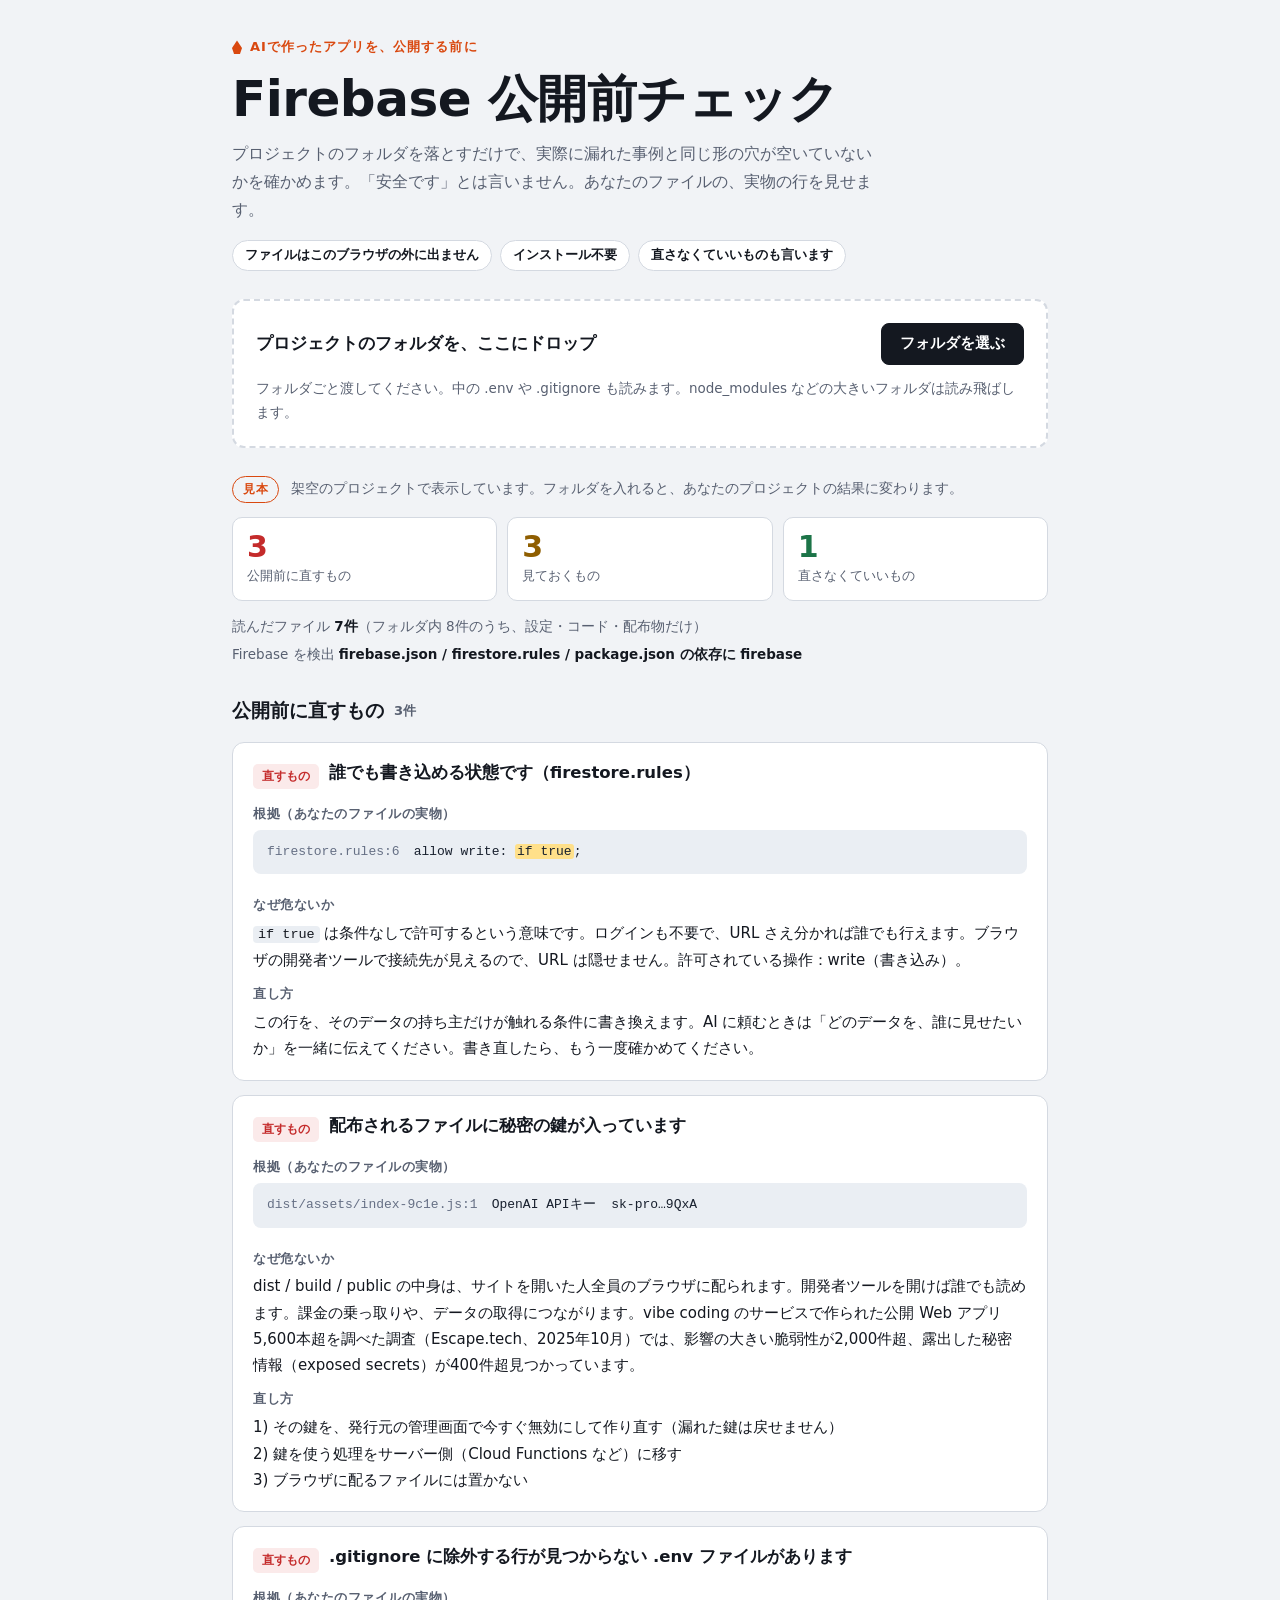
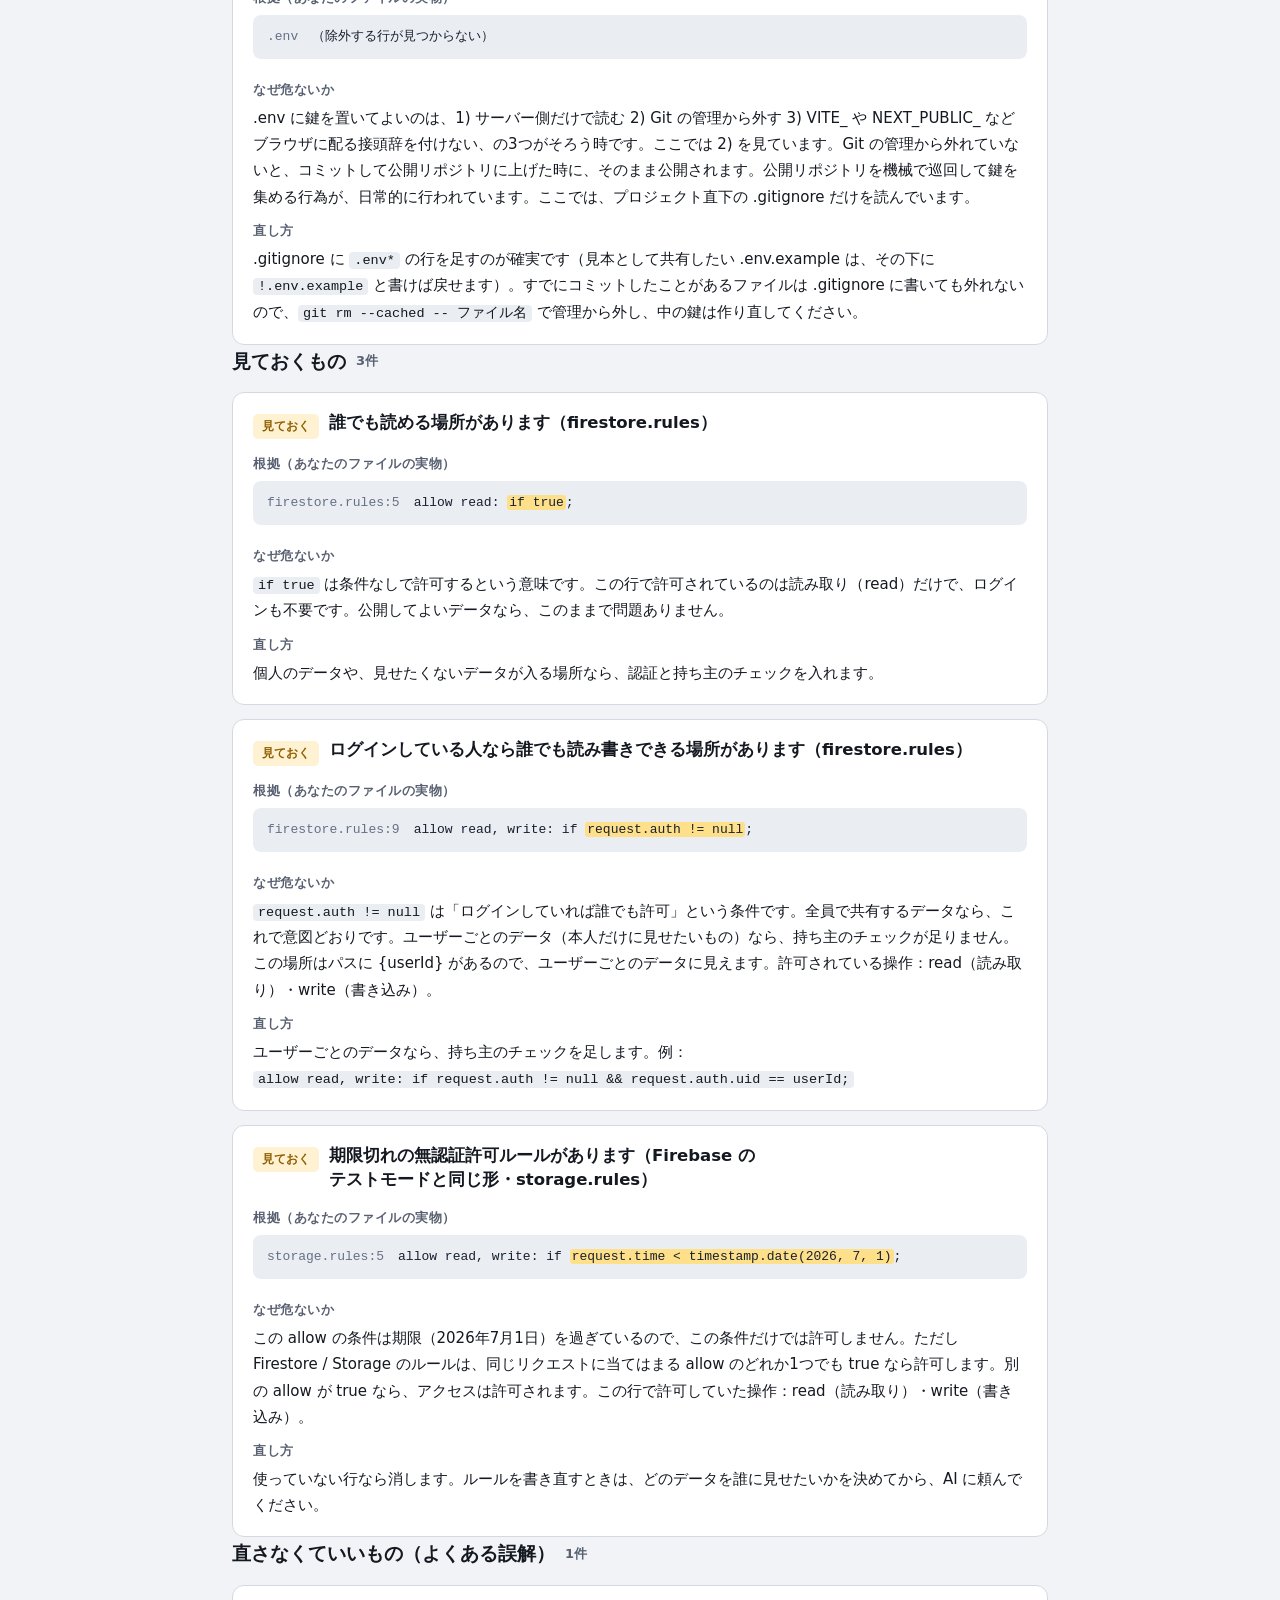
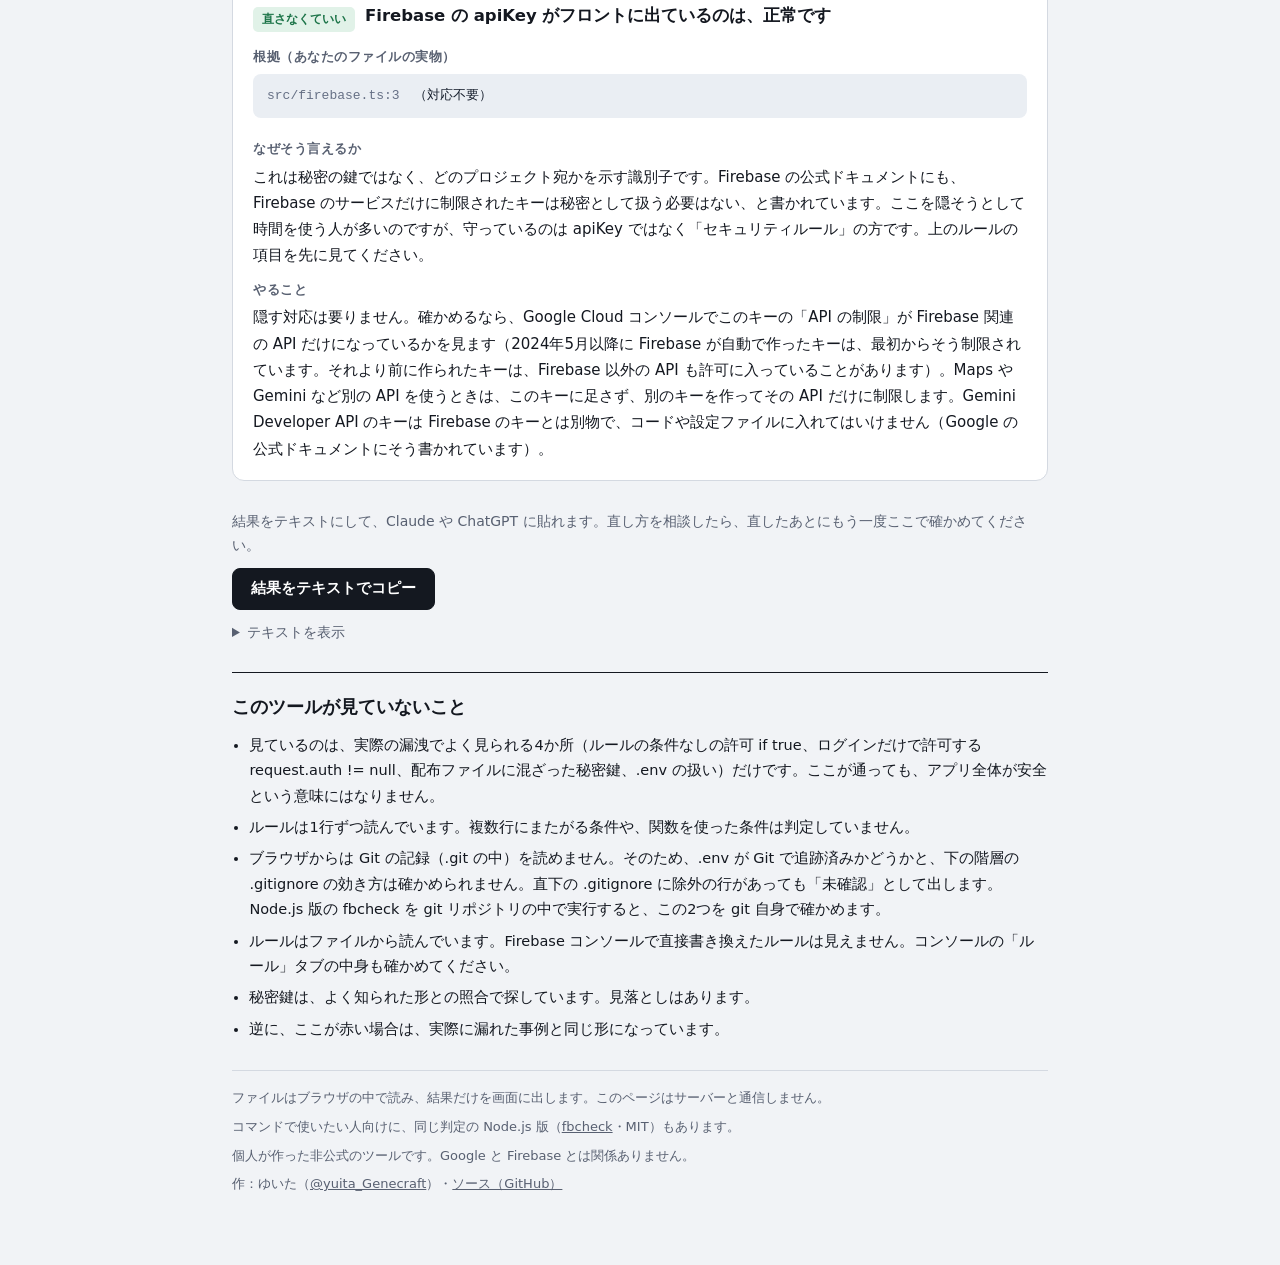
<file: docs/fbcheck/index.html>
<!doctype html>
<html lang="ja">
<head>
<meta charset="utf-8">
<meta name="viewport" content="width=device-width, initial-scale=1, viewport-fit=cover">
<meta http-equiv="Content-Security-Policy" content="default-src 'none'; script-src 'unsafe-inline'; style-src 'unsafe-inline'; img-src data: blob:; connect-src 'none'; font-src 'none'; form-action 'none'; base-uri 'none'">
<meta name="referrer" content="no-referrer">
<meta property="og:type" content="website">
<meta property="og:title" content="Firebase 公開前チェック">
<meta property="og:description" content="AIで作ったアプリを公開する前に、実際に漏れた事例と同じ形の穴が空いていないかを、ブラウザの中だけで確かめるツール。">
<meta property="og:url" content="https://yuita-genecraft.github.io/tools/fbcheck/">
<meta property="og:image" content="https://yuita-genecraft.github.io/tools/og/fbcheck.png">
<meta name="twitter:card" content="summary_large_image">
<script>window.__STANDALONE__=true;window.__TOOL_URL__="https://yuita-genecraft.github.io/tools/fbcheck/";</script>
<title>Firebase 公開前チェック</title>
<meta name="description" content="AIで作ったアプリを公開する前に、実際に漏れた事例と同じ形の穴が空いていないかを、ブラウザの中だけで確かめるツール。">
<style>
/* Layout: 1枚の点検レポート。上に投入口、その下に「あなたのファイルの実物の行」を主役にした所見が縦に並ぶ。
   判定より先に材料（ファイル名と行番号つきの実物）を見せる。 */
:root{
  --bg:#F1F3F6;
  --surface:#FFFFFF;
  --ink:#141820;
  --muted:#586071;
  --rule:#D4D9E1;
  --code:#EAEEF3;
  --code-ink:#18202E;
  --gutter:#667085;
  --ember:#D9480F;
  --danger:#C42B2B; --danger-wash:#FBEAEA;
  --warn:#8F5E00;   --warn-wash:#FFF2D2;
  --calm:#1C7448;   --calm-wash:#E1F2E8;
  --mark:#FFE08A;
  --f-sans:"Hiragino Sans","Hiragino Kaku Gothic ProN","Yu Gothic UI","Yu Gothic","YuGothic","Noto Sans JP","Noto Sans CJK JP","Meiryo",system-ui,sans-serif;
  --f-mono:ui-monospace,"SFMono-Regular",Menlo,Consolas,"Noto Sans Mono CJK JP",monospace;
}
@media (prefers-color-scheme: dark){
  :root:not([data-theme="light"]){
    --bg:#0D1015; --surface:#151A21; --ink:#E6E9EF; --muted:#9AA3B3; --rule:#29303B;
    --code:#0A0D12; --code-ink:#D6DDE8; --gutter:#7D8799; --ember:#FF7A45;
    --danger:#FF6B6B; --danger-wash:#361517; --warn:#F0B64A; --warn-wash:#30250D; --calm:#5CCF95; --calm-wash:#11281C;
    --mark:#6B4F00;
    color-scheme:dark;
  }
}
:root[data-theme="dark"]{
  --bg:#0D1015; --surface:#151A21; --ink:#E6E9EF; --muted:#9AA3B3; --rule:#29303B;
  --code:#0A0D12; --code-ink:#D6DDE8; --gutter:#7D8799; --ember:#FF7A45;
  --danger:#FF6B6B; --danger-wash:#361517; --warn:#F0B64A; --warn-wash:#30250D; --calm:#5CCF95; --calm-wash:#11281C;
  --mark:#6B4F00;
  color-scheme:dark;
}
*,*::before,*::after{box-sizing:border-box}
[hidden]{display:none!important}
img{max-width:100%}
body{margin:0;background:var(--bg);color:var(--ink);font-family:var(--f-sans);font-size:15px;line-height:1.75;-webkit-text-size-adjust:100%}
.page{max-width:880px;margin:0 auto;padding-inline:clamp(16px,4vw,32px);padding-block:36px 72px;display:grid;gap:28px}

.masthead{display:grid;gap:12px}
.eyebrow{margin:0;display:flex;align-items:center;gap:8px;font-size:13px;font-weight:700;letter-spacing:.08em;color:var(--ember)}
.eyebrow::before{content:"";width:10px;height:14px;background:var(--ember);clip-path:polygon(50% 0,100% 55%,78% 100%,22% 100%,0 55%)}
h1{margin:0;font-size:clamp(32px,6vw,50px);line-height:1.15;font-weight:800;letter-spacing:-.01em;text-wrap:balance}
.lead{margin:0;font-size:16px;color:var(--muted);max-width:40rem}
.nb{white-space:nowrap}
.ic{font-family:var(--f-mono);font-size:.9em;background:var(--code);border-radius:4px;padding:1px 5px;white-space:normal;overflow-wrap:anywhere}
.promises{margin:4px 0 0;padding:0;list-style:none;display:flex;flex-wrap:wrap;gap:8px}
.promises li{font-size:13px;font-weight:600;padding:3px 12px;border-radius:99px;border:1px solid var(--rule);background:var(--surface)}

.intake{border:2px dashed var(--rule);border-radius:12px;background:var(--surface);padding:22px;display:grid;gap:12px;transition:border-color .15s,background-color .15s}
.intake.over{border-color:var(--ember);background:var(--warn-wash)}
.intake-row{display:flex;flex-wrap:wrap;gap:12px 18px;align-items:center;justify-content:space-between}
.intake-title{margin:0;font-size:17px;font-weight:800}
.intake-note{margin:0;font-size:13.5px;color:var(--muted)}
.btn{display:inline-flex;align-items:center;justify-content:center;min-height:42px;padding:0 18px;border-radius:8px;border:1.5px solid var(--ink);background:var(--ink);color:var(--surface);font:inherit;font-size:14.5px;font-weight:700;cursor:pointer;white-space:nowrap;text-decoration:none}
.btn:hover{filter:brightness(1.15)}
.btn.sub{background:transparent;color:var(--ink);border-color:var(--rule)}
.btn:focus-visible,summary:focus-visible,textarea:focus-visible{outline:2.5px solid var(--ember);outline-offset:2px}

.progress{display:grid;gap:6px}
.bar{height:6px;border-radius:99px;background:var(--rule);overflow:hidden}
.bar span{display:block;height:100%;width:0;background:var(--ember);transition:width .2s}
.progress p{margin:0;font-size:13px;color:var(--muted);font-variant-numeric:tabular-nums}

.summary{display:grid;gap:14px}
.status{margin:0;display:flex;flex-wrap:wrap;gap:8px 12px;align-items:baseline;font-size:14px;color:var(--muted)}
.pill{flex:none;font-size:12px;font-weight:800;letter-spacing:.06em;padding:2px 10px;border-radius:99px;border:1.5px solid var(--ember);color:var(--ember)}
.pill.mine{border-color:var(--ink);color:var(--ink)}
.pill.err{background:var(--danger);border-color:var(--danger);color:var(--surface)}
.tally{display:grid;grid-template-columns:repeat(3,minmax(0,1fr));gap:10px}
.tally div{background:var(--surface);border:1px solid var(--rule);border-radius:10px;padding:12px 14px;display:grid;gap:2px}
.tally b{font-size:30px;line-height:1.1;font-variant-numeric:tabular-nums}
.tally span{font-size:13px;color:var(--muted)}
.tally .t-danger b{color:var(--danger)} .tally .t-warn b{color:var(--warn)} .tally .t-calm b{color:var(--calm)}
.meta{margin:0;padding:0;list-style:none;display:grid;gap:4px;font-size:13.5px;color:var(--muted)}
.meta b{color:var(--ink);font-weight:600}

.group{display:grid;gap:14px}
.group>h2{margin:0;font-size:19px;font-weight:800;display:flex;align-items:center;gap:10px}
.group>h2 .n{font-size:13px;font-weight:700;color:var(--muted)}
.finding{background:var(--surface);border:1px solid var(--rule);border-radius:12px;padding:18px 20px;display:grid;gap:14px;min-width:0}
.finding header{display:flex;align-items:flex-start;gap:10px}
.chip{flex:none;margin-top:3px;font-size:12px;font-weight:800;padding:2px 9px;border-radius:5px;white-space:nowrap}
.lv-danger .chip{background:var(--danger-wash);color:var(--danger)}
.lv-warn .chip{background:var(--warn-wash);color:var(--warn)}
.lv-info .chip{background:var(--calm-wash);color:var(--calm)}
.finding h3{margin:0;font-size:16.5px;line-height:1.5;font-weight:800;text-wrap:balance;min-width:0}
.ev{display:grid;gap:6px;min-width:0}
.ev-label{margin:0;font-size:12.5px;font-weight:700;color:var(--muted);letter-spacing:.04em}
.lines{margin:0;padding:10px 0;list-style:none;background:var(--code);border-radius:8px;overflow-x:auto;font-family:var(--f-mono);font-size:13px;line-height:1.7;color:var(--code-ink)}
.lines li{display:flex;gap:14px;padding:1px 14px;white-space:pre;min-width:max-content}
.lines .loc{color:var(--gutter);flex:none}
.lines mark{background:var(--mark);color:inherit;border-radius:3px;padding:0 2px}
.lines .plain{white-space:normal;font-family:var(--f-sans);font-size:13.5px;min-width:0}
.finding dl{margin:0;display:grid;gap:4px}
.finding dt{font-size:12.5px;font-weight:700;color:var(--muted);letter-spacing:.04em;margin-top:6px}
.finding dd{margin:0;white-space:pre-line}
.ok-list{margin:0;padding:0;list-style:none;display:grid;gap:6px}
.ok-list li{background:var(--calm-wash);color:var(--calm);border-radius:8px;padding:10px 14px;font-weight:600}

.export{display:grid;gap:10px}
.export p{margin:0;font-size:14px;color:var(--muted)}
.export .row{display:flex;flex-wrap:wrap;gap:8px}
.export textarea{width:100%;min-height:12rem;font-family:var(--f-mono);font-size:12.5px;line-height:1.6;color:var(--code-ink);background:var(--code);border:1px solid var(--rule);border-radius:8px;padding:12px}
details summary{cursor:pointer;font-size:14px;color:var(--muted)}

.limits{border-top:1.5px solid var(--ink);padding-top:18px;display:grid;gap:10px}
.limits h2{margin:0;font-size:18px;font-weight:800}
.limits ul{margin:0;padding-left:1.2em;display:grid;gap:6px;font-size:14.5px}
.colophon{border-top:1px solid var(--rule);padding-top:16px;display:grid;gap:6px;font-size:13px;color:var(--muted)}
.colophon p{margin:0}
.colophon a{color:inherit}
@media (max-width:560px){.tally{grid-template-columns:minmax(0,1fr)}.tally div{grid-template-columns:auto 1fr;align-items:baseline;gap:12px}.finding{padding:16px}}
@media (prefers-reduced-motion:reduce){*{transition:none!important}}
</style>
</head>
<body>


<div class="page">
  <header class="masthead">
    <p class="eyebrow">AIで作ったアプリを、公開する前に</p>
    <h1>Firebase <span class="nb">公開前チェック</span></h1>
    <p class="lead">プロジェクトのフォルダを落とすだけで、実際に漏れた事例と同じ形の穴が空いていないかを確かめます。「安全です」とは言いません。あなたのファイルの、実物の行を見せます。</p>
    <ul class="promises"><li>ファイルはこのブラウザの外に出ません</li><li>インストール不要</li><li>直さなくていいものも言います</li></ul>
  </header>

  <section class="intake" id="dropZone" aria-label="プロジェクトの読み込み">
    <div class="intake-row">
      <p class="intake-title">プロジェクトのフォルダを、<span class="nb">ここにドロップ</span></p>
      <label class="btn" for="dirInput">フォルダを選ぶ</label>
      <input type="file" id="dirInput" webkitdirectory directory multiple hidden>
    </div>
    <p class="intake-note">フォルダごと渡してください。中の .env や .gitignore も読みます。node_modules などの大きいフォルダは読み飛ばします。</p>
    <div class="progress" id="progress" hidden>
      <div class="bar"><span id="progressBar"></span></div>
      <p id="progressText">読み込み中</p>
    </div>
  </section>

  <section class="summary" aria-live="polite">
    <p class="status"><span class="pill" id="statusPill">見本</span><span id="statusText">架空のプロジェクトで表示しています。フォルダを入れると、あなたのプロジェクトの結果に変わります。</span></p>
    <div class="tally" id="tally"></div>
    <ul class="meta" id="meta"></ul>
  </section>

  <section id="report" class="report" aria-label="結果"></section>

  <section class="export" aria-label="結果の書き出し">
    <p>結果をテキストにして、Claude や ChatGPT に貼れます。直し方を相談したら、直したあとにもう一度ここで確かめてください。</p>
    <div class="row">
      <button type="button" class="btn" id="copyBtn">結果をテキストでコピー</button>
      <button type="button" class="btn sub" id="againBtn" hidden>見本に戻す</button>
    </div>
    <details id="textBox"><summary>テキストを表示</summary><textarea id="reportText" readonly aria-label="結果のテキスト"></textarea></details>
  </section>

  <section class="limits">
    <h2>このツールが見ていないこと</h2>
    <ul>
      <li>見ているのは、実際の漏洩でよく見られる4か所（ルールの条件なしの許可 if true、ログインだけで許可する request.auth != null、配布ファイルに混ざった秘密鍵、.env の扱い）だけです。ここが通っても、アプリ全体が安全という意味にはなりません。</li>
      <li>ルールは1行ずつ読んでいます。複数行にまたがる条件や、関数を使った条件は判定していません。</li>
      <li>ブラウザからは Git の記録（.git の中）を読めません。そのため、.env が Git で追跡済みかどうかと、下の階層の .gitignore の効き方は確かめられません。直下の .gitignore に除外の行があっても「未確認」として出します。Node.js 版の fbcheck を git リポジトリの中で実行すると、この2つを git 自身で確かめます。</li>
      <li>ルールはファイルから読んでいます。Firebase コンソールで直接書き換えたルールは見えません。コンソールの「ルール」タブの中身も確かめてください。</li>
      <li>秘密鍵は、よく知られた形との照合で探しています。見落としはあります。</li>
      <li>逆に、ここが赤い場合は、実際に漏れた事例と同じ形になっています。</li>
    </ul>
  </section>

  <footer class="colophon">
    <p>ファイルはブラウザの中で読み、結果だけを画面に出します。このページはサーバーと通信しません。</p>
    <p>コマンドで使いたい人向けに、同じ判定の Node.js 版（<a href="https://github.com/yuita-Genecraft/fbcheck" target="_blank" rel="noopener">fbcheck</a>・MIT）もあります。</p>
    <p>個人が作った非公式のツールです。Google と Firebase とは関係ありません。</p>
    <p>作：ゆいた（<a href="https://x.com/yuita_Genecraft" target="_blank" rel="noopener">@yuita_Genecraft</a>）・<a href="https://github.com/yuita-Genecraft/tools" target="_blank" rel="noopener">ソース（GitHub）</a></p>
  </footer>
</div>

<script>
(() => {
'use strict';
const $ = s => document.querySelector(s);
const esc = s => String(s).replace(/[&<>"']/g, c => ({'&':'&amp;','<':'&lt;','>':'&gt;','"':'&quot;',"'":'&#39;'}[c]));

/* ENGINE:BEGIN — fbcheck の判定本体。CLI（fbcheck.mjs）とブラウザ版で、この区間は同じ文字列を使う。 */
const FBCHECK_VERSION = "0.3.4";
const SKIP_DIRS = new Set([
  "node_modules", ".git", ".next", ".nuxt", ".cache", ".vercel",
  ".firebase", "coverage", ".turbo", ".svelte-kit", "vendor",
]);
const TEXT_EXT = new Set([
  ".js", ".mjs", ".cjs", ".jsx", ".ts", ".tsx", ".vue", ".svelte",
  ".json", ".env", ".html", ".rules", ".yml", ".yaml", ".txt", ".md",
]);
const MAX_BYTES = 2 * 1024 * 1024;
const GEMINI_TRACE = /@google\/generative-ai|@google\/genai|generativelanguage\.googleapis\.com|GoogleGenerativeAI\(|GoogleGenAI\(/;
const AIZA_KEY = /AIza[A-Za-z0-9_\-]{10,}/;
// 痕跡の一覧（GEMINI_TRACE）と同じ呼び出しの名前。前の文字が識別子の文字（英数字・_・$）でない時だけ一致（$GoogleGenAI( は別の名前）。.GoogleGenAI(（名前空間つき）は SDK の呼び出しとして扱う（danger 側）
const GEMINI_CTOR_OPEN = /(?:^|[^\w$])(?:GoogleGenerativeAI|GoogleGenAI)\(\s*$/;
const FIREBASE_CONFIG_KEYS = new Set(["authDomain", "projectId", "storageBucket", "messagingSenderId", "appId", "measurementId", "databaseURL"]);
// 文字列・コメントを読み飛ばしながら { } の組を取り、各 { } の直下のプロパティ名と、文字列の値の範囲を集める。
// 括弧が合わない・閉じないコメントなど、読み切れない時は null（呼ぶ側は「Firebase の設定ではない」＝除外しない側に倒す）
function objectRanges(text) {
  const stack = [], out = [];
  const top0 = () => stack[stack.length - 1];
  let i = 0, prev = "", pending = null;   // prev＝直前の意味のある文字（文字列・コメントを除く）／pending＝コロンまで読んだプロパティ名
  const n = text.length;
  while (i < n) {
    const c = text[i];
    if (/\s/.test(c)) { i++; continue; }
    if (c === "/" && text[i + 1] === "/") { while (i < n && text[i] !== "\n") i++; continue; }
    if (c === "/" && text[i + 1] === "*") { const e = text.indexOf("*/", i + 2); if (e < 0) return null; i = e + 2; continue; }
    // 名前と : の間の空白・コメントを飛ばして、次の文字の位置を返す（閉じないコメントは -1）
    const after = (k) => {
      for (;;) {
        while (k < n && /\s/.test(text[k])) k++;
        if (text[k] === "/" && text[k + 1] === "/") { while (k < n && text[k] !== "\n") k++; }
        else if (text[k] === "/" && text[k + 1] === "*") { const e = text.indexOf("*/", k + 2); if (e < 0) return -1; k = e + 2; }
        else return k;
      }
    };
    if (c === '"' || c === "'" || c === "`") {
      let j = i + 1;
      while (j < n && text[j] !== c) { if (text[j] === "\\") j++; else if (text[j] === "\n" && c !== "`") return null; j++; }
      if (j >= n) return null;
      const top = stack[stack.length - 1], body = text.slice(i + 1, j);
      const k = after(j + 1);
      if (k < 0) return null;
      if (top && (prev === "{" || prev === ",") && text[k] === ":") { top.keys.add(body); pending = body; prev = ":"; i = k + 1; continue; }
      // 値として読めるのは「: の直後の ' か " の文字列で、その直後が , か }」だけ（連結・括弧・テンプレート・式は simple: false）。名前が取れなかった値は name: null
      if (top && prev === ":") top.props.push({ name: pending, vs: i, ve: j, simple: c !== "`" && (text[k] === "," || text[k] === "}") });
      pending = null; prev = '"'; i = j + 1; continue;
    }
    if (/[A-Za-z_$]/.test(c)) {
      let j = i + 1; while (j < n && /[\w$]/.test(text[j])) j++;
      const top = stack[stack.length - 1], word = text.slice(i, j);
      const k = after(j);
      if (k < 0) return null;
      if (top && (prev === "{" || prev === ",") && text[k] === ":") { top.keys.add(word); pending = word; prev = ":"; i = k + 1; continue; }
      pending = null; prev = "a"; i = j; continue;
    }
    if (top0() && (prev === "{" || prev === ",") && (c === "[" || (c === "." && text.startsWith("...", i)))) top0().opaque = true;   // 計算されたキー・スプレッドで、直下のプロパティ名を取り切れない
    if (c === "{") { stack.push({ s: i, e: -1, keys: new Set(), props: [], opaque: false }); pending = null; prev = "{"; i++; continue; }
    if (c === "}") { const o = stack.pop(); if (!o) return null; o.e = i; out.push(o); pending = null; prev = "}"; i++; continue; }
    pending = null; prev = c; i++;
  }
  return stack.length ? null : out;
}
// この位置の AIza… の鍵が何か：
//   "firebase"＝囲む { } の直下のプロパティ名に authDomain・projectId などが並び、鍵がその { } の apiKey の値（Firebase の設定の apiKey）
//   "other"＝鍵が { } のプロパティの値（' か " の文字列）と読めて、その { } が Firebase の設定ではないと読めた（肯定の条件が揃った時だけ）
//   "unknown"＝それ以外の全部（{ } を読み切れない・プロパティ名が取れない・括弧・テンプレート・連結・位置引数・スプレッド・{ } の外）＝言い切らない
function classifyAiza(text, at, cache) {
  // Gemini の SDK の生成の呼び出しの第1引数に、引用符の文字列で AIza… が直接入る形（new GoogleGenerativeAI("AIza…")・new GoogleGenAI("AIza…")）は、Firebase の設定ではないと読める典型
  if (/["']/.test(text[at - 1] || "") && GEMINI_CTOR_OPEN.test(text.slice(Math.max(0, at - 80), at - 1))) {
    // 文字列の終端は、\ の次の文字を飛ばしながら探す（\" は終端ではない）。改行・ファイルの終わりまでに閉じなければ読み切れない＝下の既定（unknown）
    const q = text[at - 1];
    let e = at;
    while (e < text.length && text[e] !== q && text[e] !== "\n") e += text[e] === "\\" ? 2 : 1;
    if (e < text.length && text[e] === q && /^\s*[,)]/.test(text.slice(e + 1, e + 40))) return "other";
  }
  if (cache.ranges === undefined) cache.ranges = objectRanges(text);
  if (!cache.ranges) return "unknown";
  let best = null;
  for (const r of cache.ranges) if (r.s < at && at < r.e && (!best || r.s > best.s)) best = r;
  if (!best || best.opaque) return "unknown";
  const prop = best.props.find((p) => p.vs < at && at < p.ve);
  if (!prop || prop.name === null || !prop.simple) return "unknown";                         // プロパティの値として読めない（括弧・テンプレート・連結・位置引数・{ } の外）
  const fb = [...best.keys].some((k) => FIREBASE_CONFIG_KEYS.has(k));
  if (fb) return prop.name === "apiKey" ? "firebase" : "unknown";
  return "other";                                                                          // 肯定の条件が揃った時だけ：プロパティの値で、その { } は Firebase の設定ではない
}
const BUNDLE_DIRS = ["dist", "build", "out", "public", ".output"];
// 見本として Git に入れる前提の .env（中身は本物の鍵を入れない約束のファイル）
const TEMPLATE_ENV = /^\.env\.(example|sample|template|dist|defaults)$/i;
const PUBLIC_PREFIX = "(NEXT_PUBLIC_|VITE_|REACT_APP_|PUBLIC_|NUXT_PUBLIC_)";
const SECRETS = [
  { name: "Firebase サービスアカウント鍵", re: /"private_key"\s*:\s*"-----BEGIN [A-Z ]*PRIVATE KEY-----/ },
  { name: "秘密鍵（PEM）", re: /-----BEGIN (RSA |EC |OPENSSH )?PRIVATE KEY-----/ },
  { name: "Stripe 本番シークレットキー", re: /\bsk_live_[A-Za-z0-9]{16,}/ },
  { name: "Stripe テストシークレットキー", re: /\bsk_test_[A-Za-z0-9]{16,}/ },
  { name: "Anthropic APIキー", re: /\bsk-ant-[A-Za-z0-9\-_]{20,}/ },
  { name: "OpenAI APIキー", re: /\bsk-(?:proj-)?[A-Za-z0-9]{32,}/ },
  { name: "AWS アクセスキー", re: /\bAKIA[0-9A-Z]{16}\b/ },
  { name: "GitHub トークン", re: /\bgh[pousr]_[A-Za-z0-9]{30,}/ },
  { name: "Slack トークン", re: /\bxox[baprs]-[A-Za-z0-9-]{10,}/ },
  { name: "SendGrid APIキー", re: /\bSG\.[A-Za-z0-9_\-]{16,}\.[A-Za-z0-9_\-]{16,}/ },
];

const extOf = (n) => { const i = n.lastIndexOf("."); return i > 0 ? n.slice(i) : ""; };
const mask = (s) => (s.length <= 12 ? s.slice(0, 4) + "…" : s.slice(0, 6) + "…" + s.slice(-4));
const evText = (e) => (e.loc && e.code != null ? `${e.loc}  ${e.code}` : e.loc ? `${e.loc}${e.note || ""}` : e.note);

// 行番号つきで正規表現ヒットを返す
function matchLines(text, re) {
  const hits = [];
  const lines = text.split(/\r?\n/);
  for (let i = 0; i < lines.length; i++) {
    const m = lines[i].match(re);
    if (m) hits.push({ line: i + 1, text: lines[i].trim(), match: m[0] });
  }
  return hits;
}

// ---------- ルールの読み取り（Firestore / Storage） ----------

const READ_OPS = new Set(["read", "get", "list"]);
const WRITE_OPS = new Set(["write", "create", "update", "delete"]);
const opFamily = (ops) => {
  const r = ops.some((o) => READ_OPS.has(o)), w = ops.some((o) => WRITE_OPS.has(o));
  return r && w ? "rw" : r ? "r" : w ? "w" : "";
};
const STATE = { rw: "読み書きできる", r: "読める", w: "書き込める", "": "操作できる" };
const VERB = { rw: "読み書きできます", r: "読めます", w: "書き込めます", "": "操作できます" };
const OPS_JA = (ops) => ops.map((o) => `${o}（${READ_OPS.has(o) ? "読み取り" : WRITE_OPS.has(o) ? "書き込み" : "?"}）`).join("・");

// 各行について、その行の allow が入っている match の並び（外側から）を返す。// のコメントは無視。
function matchChains(text) {
  const lines = text.split(/\r?\n/);
  const out = new Array(lines.length);
  const stack = [];
  let depth = 0;
  for (let i = 0; i < lines.length; i++) {
    const line = lines[i].replace(/\/\/.*$/, "");
    const at = line.search(/\ballow\b/);
    let recorded = null;
    const re = /\bmatch\s+(\/(?:[^\s{}]|\{[^}\s]*\})*)\s*\{|\{|\}/g;
    let m;
    while ((m = re.exec(line))) {
      if (at >= 0 && recorded === null && m.index > at) recorded = stack.map((s) => s.path);
      if (m[1] !== undefined) { depth++; stack.push({ path: m[1], depth }); }
      else if (m[0] === "{") depth++;
      else { while (stack.length && stack[stack.length - 1].depth >= depth) stack.pop(); depth = Math.max(0, depth - 1); }
    }
    out[i] = recorded !== null ? recorded : stack.map((s) => s.path);
  }
  return out;
}
// サービスの入口（/databases/{database}/documents・/b/{bucket}/o）の直下が {x=**} なら「すべて」に効く
const isWholeScope = (chain) =>
  /^\/(databases\/\{[^}]+\}\/documents|b\/\{[^}]+\}\/o)\/\{[^}=]+=\*\*\}$/.test(chain.join(""));
const ownerVar = (chain) => {
  for (const p of chain) for (const m of p.matchAll(/\{([A-Za-z_]\w*)(=\*\*)?\}/g)) if (/user|uid|owner|author|member|account/i.test(m[1])) return m[1];
  return null;
};
// ルールの文字列を、頭から一度だけ読む。数えるのは文字列（' "）・コメント（// と /* */）・括弧と { } の深さだけ。行の境目は見ない。
// allow の文は「allow から、深さ0の ; まで」。その前に { か }、別の allow・match、ファイルの終わりが来た文は closed=false（その文だけが判定できなかった行になる。他の文には影響しない）
// 返す物：[{ line, endLine, chain, ops, cond, bare, closed, ok, code }]（line は 0 始まり・chain はその allow が入っている match の並び・ok は ops と条件を読めたか）
function readAllows(text) {
  const n = text.length, out = [], stack = [];
  const starts = [0];
  for (let k = 0; k < n; k++) if (text[k] === "\n") starts.push(k + 1);
  const lineOf = (pos) => { let lo = 0, hi = starts.length - 1; while (lo < hi) { const mid = (lo + hi + 1) >> 1; if (starts[mid] <= pos) lo = mid; else hi = mid - 1; } return lo; };
  const skipString = (i) => { const q = text[i]; let j = i + 1; while (j < n && text[j] !== q && text[j] !== "\n") { if (text[j] === "\\") j++; j++; } return j < n && text[j] === q ? j + 1 : Math.min(j, n); };
  const skipComment = (i) => { if (text[i] === "/" && text[i + 1] === "/") { let j = i; while (j < n && text[j] !== "\n") j++; return j; } if (text[i] === "/" && text[i + 1] === "*") { const e = text.indexOf("*/", i + 2); return e < 0 ? n : e + 2; } return -1; };
  const wordAt = (i) => { if (!/[A-Za-z_$]/.test(text[i]) || (i > 0 && /[\w$.]/.test(text[i - 1]))) return ""; const m = /[A-Za-z_$][\w$]*/y; m.lastIndex = i; return m.exec(text)[0]; };
  const MATCH = /match\s+(\/(?:[^\s{}]|\{[^}\s]*\})*)\s*\{/y;
  let i = 0, depth = 0;
  while (i < n) {
    const c = text[i];
    if (c === '"' || c === "'") { i = skipString(i); continue; }
    const sc = skipComment(i);
    if (sc >= 0) { i = sc; continue; }
    if (c === "{") { depth++; i++; continue; }
    if (c === "}") { while (stack.length && stack[stack.length - 1].depth >= depth) stack.pop(); depth = Math.max(0, depth - 1); i++; continue; }
    const w = wordAt(i);
    if (w === "match") { MATCH.lastIndex = i; const m = MATCH.exec(text); if (m) { depth++; stack.push({ path: m[1], depth }); i = MATCH.lastIndex; continue; } }
    if (w !== "allow") { i += w ? w.length : 1; continue; }
    // allow の文：深さ0の ; まで。{ } か別の allow・match が先に来たら、そこで切って closed=false
    const at = i; let j = i + w.length, p = 0, buf = "", closed = false;
    while (j < n) {
      const d = text[j];
      if (d === '"' || d === "'") { const k = skipString(j); buf += text.slice(j, k); j = k; continue; }
      const cm = skipComment(j);
      if (cm >= 0) { buf += " "; j = cm; continue; }
      if (d === "{" || d === "}") break;
      if (d === "(" || d === "[") p++;
      else if (d === ")" || d === "]") p = Math.max(0, p - 1);
      else if (d === ";" && p === 0) { closed = true; j++; break; }
      else if (/^(?:allow|match)$/.test(wordAt(j))) break;   // 括弧が閉じていなくても、別の allow・match が来たらそこで打ち切る
      buf += d; j++;
    }
    const mm = /^\s*([a-z,\s]+?)\s*(?::\s*if\b([\s\S]*))?$/.exec(buf);
    const ops = mm ? mm[1].split(",").map((x) => x.trim()).filter(Boolean) : [];
    const ok = !!mm && ops.length > 0 && ops.every((o) => /^[a-z]+$/.test(o));
    const bare = ok && mm[2] === undefined;
    const line = lineOf(at), endLine = lineOf(Math.max(at, j - 1));
    out.push({ line, endLine, chain: stack.map((x) => x.path), ops, cond: !ok ? "" : bare ? "true" : mm[2].trim(), bare, closed, ok, code: ("allow" + buf + (closed ? ";" : "")).replace(/\s+/g, " ").trim() });
    i = j;
  }
  return out;
}
// 1行（または1つの文字列）の中の完結した allow 文：[{ ops, cond, bare }]。条件を書かない allow（`allow read;`）は cond が true・bare が true
// （公式：条件のない allow は、そのメソッドを常に許可する）
function allowsIn(text) {
  return readAllows(text).filter((a) => a.closed && a.ok).map((a) => (a.bare ? { ops: a.ops, cond: "true", bare: true } : { ops: a.ops, cond: a.cond }));
}
const COND_AUTH = /^request\.auth(\.uid)?\s*!=\s*null$/;
const COND_TEST = /^request\.time\s*<\s*timestamp\.date\(\s*(\d{4})\s*,\s*(\d{1,2})\s*,\s*(\d{1,2})\s*\)$/;
// 条件の読み方：条件の「全体」が、次のどれか1つにぴったり一致した時だけ読めたとする。それ以外はすべて unknown（判定できなかった行）。
// 部分一致や先頭の項だけでは決めない。&& か || を1つでも含む条件は、両辺が読めても読めたことにしない（true として扱うのも、全体がちょうど true の時だけ）
const OPERAND = String.raw`(?:[A-Za-z_$][\w$]*(?:\.[A-Za-z_$][\w$]*)*|-?\d+(?:\.\d+)?|"[^"\\]*"|'[^'\\]*'|true|false|null)`;
const TERM_CMP = new RegExp(`^(${OPERAND})\\s*(==|!=|<=|>=|<|>)\\s*(${OPERAND})$`);
const TERM_IS = new RegExp(`^(${OPERAND})\\s+is\\s+(?:string|int|float|number|bool|list|map|timestamp|path|latlng|bytes|duration)$`);
// 持ち主の定番の形：`request.auth != null`（`.uid` 付きは含まない）と `request.auth.uid == 識別子`（左右どちらでも）を && で1つずつつないだ物。全体がちょうどこの形の時だけ known（3項以上・ほかの項・|| が付けば unknown のまま）
const ID_PATH = String.raw`(?!(?:true|false|null)\b)(?!request\.auth\.uid\b)[A-Za-z_$][\w$]*(?:\.[A-Za-z_$][\w$]*)*`;
const UID_EQ = String.raw`(?:request\.auth\.uid\s*==\s*${ID_PATH}|${ID_PATH}\s*==\s*request\.auth\.uid)`;
const AUTH_NN = String.raw`request\.auth\s*!=\s*null`;
const OWNER_FORM = new RegExp(`^(?:${AUTH_NN}\\s*&&\\s*${UID_EQ}|${UID_EQ}\\s*&&\\s*${AUTH_NN})$`);
const LITERAL = /^(?:-?\d+(?:\.\d+)?|"[^"]*"|'[^']*'|true|false|null)$/;
// 条件の種類："true"（誰でも）・"auth"（ログインしていれば誰でも）・"known"（1つの比較・型の検査・false）・"unknown"（それ以外）
function condKind(c) {
  c = c.trim();
  if (c === "true") return "true";
  if (COND_AUTH.test(c)) return "auth";
  if (OWNER_FORM.test(c)) return "known";
  if (/&&|\|\|/.test(c)) return "unknown";
  if (c === "false") return "known";
  const m = c.match(TERM_CMP);
  if (m) return LITERAL.test(m[1]) && LITERAL.test(m[3]) || m[1] === m[3] ? "unknown" : "known";   // 左右がどちらも字（true == true・1 == 1）や同じ名前同士は、結果が決まっていて「誰を許すか」を読めない＝known にしない
  const is = c.match(TERM_IS);
  if (is) return LITERAL.test(is[1]) ? "unknown" : "known";   // 左辺は正規表現の捕獲で取る（文字列の中の " is " で切らない）
  return "unknown";
}
const COND_KNOWN = (c) => condKind(c) === "known";
const COND_TRUEISH = (c) => condKind(c) === "true";
const COND_AUTHISH = (c) => condKind(c) === "auth";

// コメント（// と /* */）と末尾のカンマを、文字列の外だけ落とす。コンソールのテストモードの rules や firebase init が書く形を読むため
function looseJson(text) {
  let out = "", i = 0;
  while (i < text.length) {
    const c = text[i];
    if (c === '"') { let j = i + 1; while (j < text.length && text[j] !== '"') j += text[j] === "\\" ? 2 : 1; out += text.slice(i, j + 1); i = j + 1; }
    else if (c === "/" && text[i + 1] === "/") { while (i < text.length && text[i] !== "\n") i++; }
    else if (c === "/" && text[i + 1] === "*") { const e = text.indexOf("*/", i + 2); if (e < 0) throw new Error("unterminated block comment"); i = e + 2; }
    else { out += c; i++; }
  }
  let res = "", k = 0;
  while (k < out.length) {
    const c = out[k];
    if (c === '"') { let j = k + 1; while (j < out.length && out[j] !== '"') j += out[j] === "\\" ? 2 : 1; res += out.slice(k, j + 1); k = j + 1; }
    else if (c === ",") { let j = k + 1; while (j < out.length && /\s/.test(out[j])) j++; if (out[j] === "}" || out[j] === "]") k++; else { res += c; k++; } }
    else { res += c; k++; }
  }
  return res.replace(/^\uFEFF/, "");
}
// Realtime Database の ".read" / ".write" の条件のうち、判定できる3つ（auth != null・now < ミリ秒・true）を探す
const RTDB_AUTH = /^auth(\.uid)?\s*!==?\s*null$/;
const RTDB_NOW = /^now\s*<\s*(\d{9,})$/;
function rtdbConds(node, path, out) {
  if (!node || typeof node !== "object") return out;
  for (const [k, v] of Object.entries(node)) {
    const p = path ? path + "/" + k : k;
    if ((k === ".read" || k === ".write") && typeof v === "string") {
      const c = v.trim();
      const op = k === ".read" ? "read" : "write", top = path === "rules";
      if (RTDB_AUTH.test(c)) out.push({ path: p, op, top, kind: "auth", cond: c });
      else { const m = c.match(RTDB_NOW); if (m) out.push({ path: p, op, top, kind: "time", cond: c, ms: +m[1] }); }
    } else if (v && typeof v === "object") rtdbConds(v, p, out);
  }
  return out;
}
// Realtime Database のルール JSON から、条件なしの true を探す
function rtdbTrues(node, path, out) {
  if (!node || typeof node !== "object") return out;
  for (const [k, v] of Object.entries(node)) {
    const p = path ? path + "/" + k : k;
    if ((k === ".read" || k === ".write") && (v === true || (typeof v === "string" && v.trim() === "true"))) {
      out.push({ path: p, op: k === ".read" ? "read" : "write", top: path === "rules" });
    } else if (v && typeof v === "object") rtdbTrues(v, p, out);
  }
  return out;
}

// ---------- .gitignore（プロジェクト直下の1枚だけ・分かる書き方だけ） ----------

function globToRegex(p) {
  let s = "";
  for (let i = 0; i < p.length; i++) {
    const c = p[i];
    if (c === "*") {
      if (p[i + 1] === "*" && (i === 0 || p[i - 1] === "/") && (p[i + 2] === "/" || i + 2 === p.length)) {
        if (p[i + 2] === "/") { s += "(?:.*/)?"; i += 2; } else { s += ".*"; i += 1; }
        continue;
      }
      if (p[i + 1] === "*") i += 1;
      s += "[^/]*";
    } else if (c === "?") s += "[^/]";
    else s += c.replace(/[.+^${}()|\\]/g, "\\$&");
  }
  return new RegExp("^" + s + "$");
}
// このファイルが除外されていると「言い切れる」時だけ covered: true。分からない時は false（安全側）。
function gitignoreCovers(gi, rel) {
  if (gi == null) return { covered: false, reason: "プロジェクト直下に .gitignore が見つからない" };
  const segs = rel.split("/");
  let ignored = false, blocked = null;
  for (const raw of gi.split(/\r?\n/)) {
    let line = raw.replace(/\s+$/, "");
    if (!line || line.startsWith("#")) continue;
    let neg = false;
    if (line.startsWith("!")) { neg = true; line = line.slice(1); }
    const dirOnly = line.endsWith("/");
    line = line.replace(/\/+$/, "");
    if (!line) continue;
    if (/[\[\]\\]/.test(line)) {
      if (/env/i.test(line)) blocked = blocked || "読み取れない書き方（[ ] や \\ を使った行）がある";
      continue;
    }
    const anchored = line.includes("/");
    const rx = globToRegex(line.replace(/^\/+/, ""));
    const upto = dirOnly ? segs.length - 1 : segs.length;
    let hit = false;
    for (let k = 0; k < upto && !hit; k++) hit = anchored ? rx.test(segs.slice(0, k + 1).join("/")) : rx.test(segs[k]);
    if (!hit) continue;
    if (neg) blocked = "! で除外を打ち消す行がある";
    else ignored = true;
  }
  if (ignored && !blocked) return { covered: true };
  return { covered: false, reason: blocked || (segs.length > 1 ? "直下の .gitignore に除外する行が見つからない（下の階層の .gitignore は見ていない）" : "除外する行が見つからない") };
}

// ---------- 判定 ----------
// P = { files: [{ rel, name }]（rel は / 区切り・並び順どおりに判定）, texts: Map(rel → 中身|null), gitignore: 直下の .gitignore の中身|null, envStatus?: Map(rel → Git の状態) }
function runChecks(P) {
  const findings = { danger: [], warn: [], info: [], ok: [] };
  const add = (level, f) => findings[level].push({ ...f, kind: level });
  const read = (rel) => (P.texts.has(rel) ? P.texts.get(rel) : null);

  // 0. Firebase を使っているか
  const reasons = [];
  for (const f of P.files) {
    const b = f.name;
    if (b === "firebase.json") reasons.push("firebase.json");
    if (b === ".firebaserc") reasons.push(".firebaserc");
    if (b.endsWith(".rules") || b === "database.rules.json") reasons.push(f.rel);
    if (b === "package.json") {
      const t = read(f.rel);
      if (t && /"(firebase|firebase-admin|firebase-tools|@angular\/fire|react-firebase\S*)"\s*:/.test(t)) reasons.push("package.json の依存に firebase");
    }
  }
  if (!reasons.length) {
    for (const f of P.files) {
      const t = read(f.rel);
      if (!t) continue;
      if (/from\s+["']firebase\/|require\(["']firebase|firebaseConfig\s*=|FIREBASE_[A-Z_]+\s*=/.test(t)) { reasons.push(`${f.rel} に firebase の記述`); break; }
    }
  }
  const fb = [...new Set(reasons)];

  // 1. セキュリティルール
  const ruleFiles = P.files.filter((f) => f.name.endsWith(".rules") || f.name === "database.rules.json");
  const hasFirebaseJson = P.files.some((f) => f.name === "firebase.json");
  if (ruleFiles.length === 0) {
    if (fb.length) add("danger", {
      title: "セキュリティルールのファイルが見つかりません",
      why: "Firestore / Storage は「誰が何を読み書きしてよいか」をルールで決めます。ファイルが無い場合、コンソールで設定したルールがそのまま生きています。テストモードの期限内なら、ログインなしで誰でも全体を読み書きできます。",
      how: "Firebase コンソール →（Firestore Database / Storage）→「ルール」タブを開いて、今の中身を確かめてください。中身を AI に貼って「このルールで、誰が何を読めるか1行ずつ説明して」と聞くと、何が起きるかが分かります。",
      evidence: [{ note: hasFirebaseJson ? "firebase.json はあるのに .rules ファイルが無い＝ルールがコード管理されていない" : "プロジェクト内に *.rules / database.rules.json が1つも見つからない" }],
    });
  }
  for (const f of ruleFiles) {
    const text = read(f.rel);
    if (text == null) continue;
    if (f.name === "database.rules.json") {
      let json = null;
      try { json = JSON.parse(looseJson(text)); } catch (e) { json = null; }
      if (!json || typeof json !== "object") {
        add("warn", {
          title: `${f.rel} を読めませんでした`,
          why: "JSON として読めない書き方があったため、Realtime Database のルールは判定していません。「問題なし」という意味ではありません。",
          how: "Firebase コンソールの「ルール」タブで、今の中身を確かめてください。ファイルの書き方（カンマ・括弧・引用符）が壊れていないかも見てください。",
          evidence: [{ loc: f.rel, note: "（読めなかったので判定していません）" }],
        });
        continue;
      }
      const conds = rtdbConds(json, "", []);
      for (const grp of [{ kind: "auth", list: conds.filter((c) => c.kind === "auth") }, { kind: "time", list: conds.filter((c) => c.kind === "time") }]) {
        if (!grp.list.length) continue;
        const ev = grp.list.map((t) => ({ loc: f.rel, code: `${t.path} = "${t.cond}"` }));
        const topL = grp.list.filter((t) => t.top);
        if (grp.kind === "auth") {
          const opsL = OPS_JA([...new Set(grp.list.map((t) => t.op))]);
          const why = `".read" / ".write" の \`auth != null\` は「ログインしていれば誰でも許可」という条件です（\`firebase init\` の既定もこの形です）。Firebase Authentication で誰でも新規登録できる設定なら、アカウントを1つ作るだけで届きます。許可されている操作：${opsL}。`;
          if (topL.length) add("danger", { title: `ログインすれば、Realtime Database 全体を${VERB[opFamily(topL.map((t) => t.op))]}（${f.rel}）`, why, how: "場所ごとに、持ち主のチェック（例：`auth.uid === $uid`）を入れます。AI に頼むときは、データの構成と「誰に何を見せたいか」を一緒に伝えてください。", evidence: ev });
          else add("warn", { title: `ログインしている人なら誰でも${STATE[opFamily(grp.list.map((t) => t.op))]}場所があります（Realtime Database・${f.rel}）`, why: why + "全員で共有するデータなら、これで意図どおりです。ユーザーごとのデータなら、持ち主のチェックが足りません。", how: "ユーザーごとのデータなら、`auth.uid === $uid` のような持ち主のチェックを足します。", evidence: ev });
        } else {
          const live = grp.list.filter((t) => t.ms > Date.now());
          const dead = grp.list.filter((t) => !(t.ms > Date.now()));
          const day = (t) => { const d = new Date(t.ms); return `${d.getFullYear()}年${d.getMonth() + 1}月${d.getDate()}日`; };
          const evOf = (l) => l.map((t) => ({ loc: f.rel, code: `${t.path} = "${t.cond}"` }));
          if (live.length) add("danger", {
            title: `期限まで無認証で許可するルールがあります（Firebase のテストモードと同じ形・Realtime Database・${f.rel}）`,
            why: `".read" / ".write" の \`now < …\` は、期限（${day(live[0])}）までは、ログインも不要で誰でも行えるという条件です。許可されている操作：${OPS_JA([...new Set(live.map((t) => t.op))])}。`,
            how: "本番用のルールに書き換えます。どのデータを誰に見せたいかを決めてから、AI に書き換えを頼んでください。", evidence: evOf(live),
          });
          if (dead.length) add("warn", {
            title: `期限切れの無認証許可ルールがあります（Firebase のテストモードと同じ形・Realtime Database・${f.rel}）`,
            why: `この条件は期限（${day(dead[0])}）を過ぎているので、この条件だけでは許可しません。別の場所の条件が許可していれば、アクセスは許可されます。この行で許可していた操作：${OPS_JA([...new Set(dead.map((t) => t.op))])}。`,
            how: "使っていない行なら消します。ルールを書き直すときは、どのデータを誰に見せたいかを決めてから、AI に頼んでください。", evidence: evOf(dead),
          });
        }
      }
      const trues = rtdbTrues(json, "", []);
      if (!trues.length) continue;
      const fam = opFamily(trues.map((t) => t.op));
      const top = trues.filter((t) => t.top);
      const ev = trues.map((t) => ({ loc: f.rel, code: `${t.path} = true` }));
      const why = `".read" / ".write" に true を書いた場所は、条件なしで許可されます（ログインも不要）。許可されている操作：${OPS_JA([...new Set(trues.map((t) => t.op))])}。`;
      if (top.length) add("danger", { title: `Realtime Database 全体を、誰でも${STATE[opFamily(top.map((t) => t.op))]}状態です（${f.rel}）`, why, how: "rules の直下の true を外し、場所ごとに認証と持ち主のチェックを入れます。", evidence: ev });
      else if (trues.some((t) => t.op === "write")) add("danger", { title: `Realtime Database に、誰でも${STATE[fam]}場所があります（${f.rel}）`, why, how: "書き込みは、認証と持ち主のチェックを入れた条件に変えます。", evidence: ev });
      else add("warn", { title: `Realtime Database に、誰でも読める場所があります（${f.rel}）`, why: why + "公開してよいデータなら、このままで問題ありません。", how: "個人のデータが入る場所なら、認証と持ち主のチェックを入れます。", evidence: ev });
      continue;
    }
    const noun = /firebase\.storage/.test(text) ? "ファイル" : "文書";
    const lines = text.split(/\r?\n/);
    const G = { anyoneHard: [], anyoneSoft: [], authAll: [], authPart: [] };
    const tests = [];
    const unresolved = [];
    const seenLine = new Set();
    for (const a of readAllows(text)) {
      const code = a.line === a.endLine ? lines[a.line].trim() : a.code;
      const read = a.closed && a.ok;
      const known = read && (a.bare || COND_TRUEISH(a.cond) || COND_AUTHISH(a.cond) || COND_TEST.test(a.cond) || COND_KNOWN(a.cond));
      // 判定できなかった allow：文が終わりまで読めない／ops・条件を読めない（関数・括弧・&&・||）。その文だけが対象で、他の文の判定には影響しない
      if (!known && !seenLine.has(a.line)) { seenLine.add(a.line); unresolved.push({ loc: `${f.rel}:${a.line + 1}`, code }); }
      if (!read) continue;
      const whole = isWholeScope(a.chain);
      const ev = { loc: `${f.rel}:${a.line + 1}`, code, ops: a.ops, chain: a.chain, bare: !!a.bare };
      if (COND_TRUEISH(a.cond)) {
        ev.mark = a.bare ? "条件なし" : "if " + a.cond;
        (opFamily(a.ops).includes("w") || whole ? G.anyoneHard : G.anyoneSoft).push(ev);
      } else if (COND_AUTHISH(a.cond)) {
        ev.mark = a.cond;
        (whole ? G.authAll : G.authPart).push(ev);
      } else {
        const t = a.cond.match(COND_TEST);
        if (t) { ev.mark = a.cond; tests.push({ ev, y: +t[1], m: +t[2], d: +t[3] }); }
      }
    }
    const fam = (list) => opFamily(list.flatMap((e) => e.ops));
    const opsOf = (list) => OPS_JA([...new Set(list.flatMap((e) => e.ops))]);
    const strip = (list) => list.map(({ loc, code, mark }) => ({ loc, code, mark }));
    const trueIs = (list) => (list.some((e) => e.bare) ? "条件を書かない allow（`allow read;` のような形）と `if true` は、どちらも" : "`if true` は");
    if (G.anyoneHard.length) add("danger", {
      title: `誰でも${STATE[fam(G.anyoneHard)]}状態です（${f.rel}）`,
      why: `${trueIs(G.anyoneHard)}条件なしで許可するという意味です。ログインも不要で、URL さえ分かれば誰でも行えます。ブラウザの開発者ツールで接続先が見えるので、URL は隠せません。許可されている操作：${opsOf(G.anyoneHard)}。`,
      how: "この行を、そのデータの持ち主だけが触れる条件に書き換えます。AI に頼むときは「どのデータを、誰に見せたいか」を一緒に伝えてください。書き直したら、もう一度確かめてください。",
      evidence: strip(G.anyoneHard),
    });
    if (G.anyoneSoft.length) add("warn", {
      title: `誰でも読める場所があります（${f.rel}）`,
      why: `${trueIs(G.anyoneSoft)}条件なしで許可するという意味です。この行で許可されているのは読み取り（${[...new Set(G.anyoneSoft.flatMap((e) => e.ops))].join("・")}）だけで、ログインも不要です。公開してよいデータなら、このままで問題ありません。`,
      how: "個人のデータや、見せたくないデータが入る場所なら、認証と持ち主のチェックを入れます。",
      evidence: strip(G.anyoneSoft),
    });
    if (G.authAll.length) add("danger", {
      title: `ログインすれば、すべての${noun}を${VERB[fam(G.authAll)]}（${f.rel}）`,
      why: `\`request.auth != null\` は「ログインしていれば誰でも許可」という条件です。この行は {…=**} の下にあるので、すべての${noun}に効きます。Firebase Authentication で誰でも新規登録できる設定なら、アカウントを1つ作るだけで、ほかの人のデータにも届きます。許可されている操作：${opsOf(G.authAll)}。`,
      how: "データの種類ごとに match を分け、ユーザーごとのデータには持ち主のチェック（例：`request.auth.uid == userId`）を入れます。AI に頼むときは、コレクションの構成と「誰に何を見せたいか」を一緒に伝えてください。",
      evidence: strip(G.authAll),
    });
    if (G.authPart.length) {
      const v = G.authPart.map((e) => ownerVar(e.chain)).find(Boolean);
      add("warn", {
        title: `ログインしている人なら誰でも${STATE[fam(G.authPart)]}場所があります（${f.rel}）`,
        why: `\`request.auth != null\` は「ログインしていれば誰でも許可」という条件です。全員で共有するデータなら、これで意図どおりです。ユーザーごとのデータ（本人だけに見せたいもの）なら、持ち主のチェックが足りません。` + (v ? `この場所はパスに {${v}} があるので、ユーザーごとのデータに見えます。` : "") + `許可されている操作：${opsOf(G.authPart)}。`,
        how: `ユーザーごとのデータなら、持ち主のチェックを足します。例：\n\`allow read, write: if request.auth != null && request.auth.uid == ${v || "userId"};\`` + (v ? "" : "\n（userId の部分は、match のパスにある名前に合わせてください）"),
        evidence: strip(G.authPart),
      });
    }
    if (unresolved.length) add("warn", {
      title: `判定できなかった allow の行があります（${unresolved.length} 行・${f.rel}）`,
      why: "この allow の条件は、このチェックが読める形に当たらなかったため、安全かどうかを判定していません。「問題なし」という意味ではありません。手で確かめてください。条件が常に true になる書き方でも、ここでは見分けられません。",
      how: "この行が、誰に何を許可しているかを自分で確かめてください。中身を AI に貼って「この条件で、誰が何を読めるか1行ずつ説明して」と聞くと、何が起きるかが分かります。",
      evidence: unresolved,
    });
    for (const t of tests) {
      const expired = new Date(t.y, t.m - 1, t.d).getTime() < Date.now();
      add(expired ? "warn" : "danger", {
        title: expired
          ? `期限切れの無認証許可ルールがあります（Firebase のテストモードと同じ形・${f.rel}）`
          : `期限まで無認証で許可するルールがあります（Firebase のテストモードと同じ形・${f.rel}）`,
        why: expired
          ? `この allow の条件は期限（${t.y}年${t.m}月${t.d}日）を過ぎているので、この条件だけでは許可しません。ただし Firestore / Storage のルールは、同じリクエストに当てはまる allow のどれか1つでも true なら許可します。別の allow が true なら、アクセスは許可されます。この行で許可していた操作：${OPS_JA(t.ev.ops)}。`
          : `期限（${t.y}年${t.m}月${t.d}日）までは、ログインも不要で誰でも行えます。許可されている操作：${OPS_JA(t.ev.ops)}。`,
        how: expired
          ? "使っていない行なら消します。ルールを書き直すときは、どのデータを誰に見せたいかを決めてから、AI に頼んでください。"
          : "本番用のルールに書き換えます。どのデータを誰に見せたいかを決めてから、AI に書き換えを頼んでください。",
        evidence: [{ loc: t.ev.loc, code: t.ev.code, mark: t.ev.mark }],
      });
    }
  }

  // 2. 配布物とソースに混ざった秘密の鍵（.env は 3. で見る。見本用の .env.example だけは読まない）
  const bundleHits = [], sourceHits = [];
  for (const f of P.files) {
    const r = f.rel;
    if (f.name === ".env.example") continue;
    if (f.name.startsWith(".env") && !TEMPLATE_ENV.test(f.name)) continue;
    const text = read(r);
    if (text == null) continue;
    const inBundle = BUNDLE_DIRS.some((d) => r === d || r.startsWith(d + "/") || r.includes("/" + d + "/"));
    for (const s of SECRETS) for (const h of matchLines(text, s.re)) (inBundle ? bundleHits : sourceHits).push({ loc: `${r}:${h.line}`, code: `${s.name}  ${mask(h.match)}` });
  }
  if (bundleHits.length) add("danger", {
    title: "配布されるファイルに秘密の鍵が入っています",
    why: "dist / build / public の中身は、サイトを開いた人全員のブラウザに配られます。開発者ツールを開けば誰でも読めます。課金の乗っ取りや、データの取得につながります。vibe coding のサービスで作られた公開 Web アプリ5,600本超を調べた調査（Escape.tech、2025年10月）では、影響の大きい脆弱性が2,000件超、露出した秘密情報（exposed secrets）が400件超見つかっています。",
    how: "1) その鍵を、発行元の管理画面で今すぐ無効にして作り直す（漏れた鍵は戻せません）\n2) 鍵を使う処理をサーバー側（Cloud Functions など）に移す\n3) ブラウザに配るファイルには置かない",
    evidence: bundleHits,
  });
  if (sourceHits.length) add("warn", {
    title: "ソースコードに秘密の鍵が直書きされています",
    why: "まだ配布物には入っていなくても、ビルドに含めて配ったり、公開リポジトリに上げたりした時点で公開されます。git の履歴に一度入ると、あとからファイルを消しても履歴から取り出せます。",
    how: "サーバー側だけで読む環境変数に移し、その .env を Git の管理から外します。既に push 済みなら、鍵の作り直しが必要です。",
    evidence: sourceHits,
  });
  if (!bundleHits.length && !sourceHits.length) add("ok", { title: "ソースコードと配布ファイルには、分かる範囲で秘密の鍵の直書きは見つかりませんでした（.env は別の項目で見ています）" });

  // 3. .env の扱い（Git の管理から外れているか／ブラウザに配られる名前になっていないか）
  //    P.envStatus: Map(rel → "tracked" | "untracked_ignored" | "untracked_not_ignored" | "unknown")
  //    Node.js 版は git 自身（ls-files / check-ignore）で埋める。Git の記録を読めない時（ブラウザ版など）は unknown。
  //    unknown の時は「Git の管理外」とは言わない。直下の .gitignore に除外の行があっても「未確認」として出す。
  const envs = P.files.filter((f) => f.name.startsWith(".env") && !TEMPLATE_ENV.test(f.name));
  if (envs.length) {
    const statusOf = (rel) => (P.envStatus && P.envStatus.get(rel)) || "unknown";
    const keyNote = (rel) => {
      const t = read(rel);
      if (t == null) return "";
      const names = [...new Set(SECRETS.filter((x) => t.split(/\r?\n/).some((ln) => x.re.test(ln))).map((x) => x.name))];
      return names.length ? `・鍵らしき値あり：${names.join("、")}` : "";
    };
    const tracked = [], notIgnored = [], noPattern = [], unconfirmed = [];
    for (const f of envs) {
      const st = statusOf(f.rel);
      if (st === "untracked_ignored") continue;
      if (st === "tracked") tracked.push({ loc: f.rel, note: `（Git で追跡中${keyNote(f.rel)}）` });
      else if (st === "untracked_not_ignored") notIgnored.push({ loc: f.rel, note: `（git check-ignore で除外されていない${keyNote(f.rel)}）` });
      else {
        const c = gitignoreCovers(P.gitignore, f.rel);
        if (c.covered) unconfirmed.push({ loc: f.rel, note: `（直下の .gitignore に除外の行あり・追跡済みかは未確認${keyNote(f.rel)}）` });
        else noPattern.push({ loc: f.rel, note: `（${c.reason}${keyNote(f.rel)}）` });
      }
    }
    const THREE = ".env に鍵を置いてよいのは、1) サーバー側だけで読む 2) Git の管理から外す 3) VITE_ や NEXT_PUBLIC_ などブラウザに配る接頭辞を付けない、の3つがそろう時です。ここでは 2) を見ています。";
    if (tracked.length) add("danger", {
      title: "Git で追跡されている .env ファイルがあります",
      why: THREE + ".gitignore は、まだ Git に入っていないファイルにだけ効きます。一度コミットした .env は、あとから .gitignore に書いても追跡されたままで、公開リポジトリに push すると、そのまま公開されます。git の履歴にも残ります。",
      how: "`git rm --cached -- ファイル名` で追跡を外してコミットし、中の鍵は発行元で作り直してください（履歴に残った鍵は戻せません）。",
      evidence: tracked,
    });
    if (notIgnored.length) add("danger", {
      title: "Git の管理から外れていない .env ファイルがあります",
      why: THREE + "git 自身（git check-ignore）で確かめたところ、除外されていません。下の階層の .gitignore にある `!.env` のような行で、除外が打ち消されていることもあります。",
      how: "`git check-ignore -v -- ファイル名` でどの行が効いているかを確かめ、.gitignore に `.env*` を足すか、打ち消している行を外します。",
      evidence: notIgnored,
    });
    if (noPattern.length) add("danger", {
      title: ".gitignore に除外する行が見つからない .env ファイルがあります",
      why: THREE + "Git の管理から外れていないと、コミットして公開リポジトリに上げた時に、そのまま公開されます。公開リポジトリを機械で巡回して鍵を集める行為が、日常的に行われています。ここでは、プロジェクト直下の .gitignore だけを読んでいます。",
      how: ".gitignore に `.env*` の行を足すのが確実です（見本として共有したい .env.example は、その下に `!.env.example` と書けば戻せます）。すでにコミットしたことがあるファイルは .gitignore に書いても外れないので、`git rm --cached -- ファイル名` で管理から外し、中の鍵は作り直してください。",
      evidence: noPattern,
    });
    if (unconfirmed.length) add("warn", {
      title: ".env が Git で追跡済みかは、ここでは確かめられません",
      why: "直下の .gitignore に除外の行はあります。ただし .gitignore は、まだ Git に入っていないファイルにだけ効きます。一度コミットした .env は追跡されたままです。また、下の階層の .gitignore にある `!.env` のような行で、除外が打ち消されていることもあります。今回は Git の記録（.git の中）を読めていないので（ブラウザ版、または git リポジトリの外や git の無い環境で実行した時）、この2つは確かめられません。",
      how: "ターミナルでプロジェクトのフォルダに移動して `git ls-files -- .env` を実行します。ファイル名が表示されたら追跡済みです（`git rm --cached -- .env` で外し、鍵を作り直す）。下の階層の .gitignore まで含めて確かめるには `git check-ignore -v -- ファイル名`。Node.js 版の fbcheck を git リポジトリの中で実行すると、この2つを git 自身で確かめます。",
      evidence: unconfirmed,
    });
    for (const f of envs) {
      const text = read(f.rel);
      if (text == null) continue;
      const byName = matchLines(text, new RegExp("^\\s*" + PUBLIC_PREFIX + "\\w*(SECRET|PRIVATE|SERVICE_ROLE|_SK|PASSWORD|TOKEN)\\w*\\s*=", "i"));
      if (byName.length) add("danger", {
        title: "ブラウザに配られる環境変数に、秘密らしき名前が入っています",
        why: "NEXT_PUBLIC_ / VITE_ / REACT_APP_ などの接頭辞は「ブラウザに配ってよい」という意味です。ビルドの時にブラウザ向けのファイルへ埋め込まれるので、ここに SECRET や TOKEN を入れると、隠したつもりで全公開になります。",
        how: "接頭辞を外し、サーバー側でだけ読むようにします。",
        evidence: byName.map((h) => ({ loc: `${f.rel}:${h.line}`, code: `${h.text.split("=")[0].trim()}=…` })),
      });
      const byValue = [];
      text.split(/\r?\n/).forEach((ln, i) => {
        const m = ln.match(new RegExp("^\\s*(?:export\\s+)?(" + PUBLIC_PREFIX + "\\w*)\\s*=\\s*(.*)$", "i"));
        if (!m) return;
        const s = SECRETS.find((x) => x.re.test(m[3]));
        if (s) byValue.push({ loc: `${f.rel}:${i + 1}`, code: `${m[1]}=…（${s.name}）` });
      });
      if (byValue.length) add("danger", {
        title: "ブラウザに配られる環境変数に、秘密の鍵が入っています",
        why: "接頭辞（VITE_ / NEXT_PUBLIC_ など）がついた変数は、ビルドの時にブラウザ向けのファイルへ埋め込まれます。値が秘密の鍵だと、サイトを開いた人全員に配られます。",
        how: "1) その鍵を発行元で無効にして作り直す\n2) 接頭辞を外し、鍵を使う処理をサーバー側に移す",
        evidence: byValue,
      });
    }
  }

  // 4. Gemini の API キー（Firebase の apiKey とは別物）：Gemini を使う痕跡があるプロジェクトで、AIza… の鍵がブラウザ側（ソース・配布物・接頭辞つきの .env）にある
  //    firebaseConfig の中の apiKey（authDomain などが近くにある）は Firebase のキーなので数えない
  const geminiTrace = P.files.some((f) => { const t = read(f.rel); return t != null && GEMINI_TRACE.test(t); });
  const geminiHits = [], geminiUnsure = [];
  if (geminiTrace) {
    for (const f of P.files) {
      const text = read(f.rel);
      if (text == null || f.name === ".env.example") continue;
      const isEnv = f.name.startsWith(".env");
      if (isEnv && TEMPLATE_ENV.test(f.name)) continue;
      if (isEnv) {
        text.split(/\r?\n/).forEach((ln, i) => {
          const k = ln.match(AIZA_KEY);
          if (!k) return;
          const m = ln.match(new RegExp("^\\s*(?:export\\s+)?(" + PUBLIC_PREFIX + "\\w*)\\s*="));
          if (!m || /FIREBASE/i.test(m[1])) return;
          geminiHits.push({ loc: `${f.rel}:${i + 1}`, code: `AIza で始まる鍵  ${mask(k[0])}` });
        });
        continue;
      }
      const re = new RegExp(AIZA_KEY.source, "g"), cache = {};
      let k;
      while ((k = re.exec(text))) {
        const kind = classifyAiza(text, k.index, cache);
        if (kind === "firebase") continue;
        const loc = `${f.rel}:${text.slice(0, k.index).split("\n").length}`;
        const list = kind === "other" ? geminiHits : geminiUnsure;
        if (!list.some((h) => h.loc === loc && h.code.endsWith(mask(k[0])))) list.push({ loc, code: `AIza で始まる鍵  ${mask(k[0])}` });
      }
    }
  }
  if (geminiHits.length) add("danger", {
    title: "Gemini のキーがブラウザ側に出ています",
    why: "このプロジェクトには Gemini の API を使う痕跡があり、ブラウザ側（ソース・配布されるファイル・VITE_ や NEXT_PUBLIC_ などの接頭辞がついた .env）に AIza で始まる鍵があります。Firebase の apiKey は公開してよい識別子ですが、Gemini Developer API のキーは別物で、Google の公式ドキュメントでも、コードや設定ファイルに入れてはいけない、公開されるキーの許可リストに入れてはいけない、とされています。サイトを開いた人全員に配られ、あなたの課金で使われます。",
    how: "1) その鍵を Google AI Studio / Cloud コンソールで無効にして作り直す\n2) Gemini を呼ぶ処理をサーバー側（Cloud Functions など）に移し、鍵はサーバー側だけで読む環境変数に置く\n3) ブラウザに配るファイルと、接頭辞のついた変数には置かない\n（この行が Firebase の apiKey だった場合は、対応不要です）",
    evidence: geminiHits,
  });

  if (geminiUnsure.length) add("warn", {
    title: "Firebase の設定か Gemini のキーか判定できなかった AIza… があります",
    why: "このプロジェクトには Gemini の API を使う痕跡があり、AIza で始まる鍵があります。ただし、この鍵が Firebase の設定（firebaseConfig）の apiKey なのか、Gemini のキーなのかを、ここでは読み取れませんでした（コードの書き方を読み切れない・鍵のプロパティ名が取れない）。Firebase の apiKey は公開してよい識別子ですが、Gemini Developer API のキーは別物で、ブラウザに配るファイルや設定ファイルに入れてはいけません（Google の公式ドキュメント）。",
    how: "この行を自分で確かめてください。Gemini のキーなら、1) 発行元で無効にして作り直す 2) Gemini を呼ぶ処理をサーバー側に移す。Firebase の apiKey なら対応不要です。",
    evidence: geminiUnsure,
  });

  // 5. よくある誤解
  let found = null;
  const geminiLocs = new Set([...geminiHits, ...geminiUnsure].map((h) => h.loc));
  for (const f of P.files) {
    const text = read(f.rel);
    if (text == null) continue;
    const hits = matchLines(text, /apiKey\s*:\s*["'`]AIza[A-Za-z0-9_\-]{10,}/).filter((h) => !geminiLocs.has(`${f.rel}:${h.line}`));
    if (hits.length) { found = `${f.rel}:${hits[0].line}`; break; }
  }
  if (found) add("info", {
    title: "Firebase の apiKey がフロントに出ているのは、正常です",
    why: "これは秘密の鍵ではなく、どのプロジェクト宛かを示す識別子です。Firebase の公式ドキュメントにも、Firebase のサービスだけに制限されたキーは秘密として扱う必要はない、と書かれています。ここを隠そうとして時間を使う人が多いのですが、守っているのは apiKey ではなく「セキュリティルール」の方です。上のルールの項目を先に見てください。",
    how: "隠す対応は要りません。確かめるなら、Google Cloud コンソールでこのキーの「API の制限」が Firebase 関連の API だけになっているかを見ます（2024年5月以降に Firebase が自動で作ったキーは、最初からそう制限されています。それより前に作られたキーは、Firebase 以外の API も許可に入っていることがあります）。Maps や Gemini など別の API を使うときは、このキーに足さず、別のキーを作ってその API だけに制限します。Gemini Developer API のキーは Firebase のキーとは別物で、コードや設定ファイルに入れてはいけません（Google の公式ドキュメントにそう書かれています）。",
    evidence: [{ loc: found, note: "（対応不要）" }],
  });

  return { findings, fb, count: P.files.length };
}
/* ENGINE:END */

/* ---------- 読み込み（ブラウザ版だけ） ---------- */
// items: [{path, file}] → 読むファイルを選んで中身を持つ
async function buildProject(items, onProgress){
  const list = items
    .map(it => ({ path: String(it.path).replace(/\\/g, '/').replace(/^\/+/, ''), file: it.file }))
    .filter(it => !it.path.split('/').slice(0, -1).some(seg => SKIP_DIRS.has(seg)));
  const heads = new Set(list.map(it => it.path.includes('/') ? it.path.split('/')[0] : ''));
  const root = (heads.size === 1 && !heads.has('')) ? [...heads][0] : '';
  let gitignore = null, sawEnv = false;
  const scan = [];
  for (const it of list) {
    it.rel = root ? it.path.slice(root.length + 1) : it.path;
    it.name = it.path.split('/').pop();
    if (it.rel === '.gitignore') { try { gitignore = await it.file.text(); } catch (e) { gitignore = null; } continue; }
    const isEnv = it.name.startsWith('.env');
    if (isEnv) sawEnv = true;
    if (!TEXT_EXT.has(extOf(it.name)) && !isEnv) continue;
    if (it.file.size > MAX_BYTES) continue;
    scan.push(it);
  }
  scan.sort((a, b) => a.rel < b.rel ? -1 : a.rel > b.rel ? 1 : 0);
  const texts = new Map();
  for (let i = 0; i < scan.length; i++) {
    try { texts.set(scan[i].rel, await scan[i].file.text()); } catch (e) { texts.set(scan[i].rel, null); }
    if (onProgress && (i % 25 === 0 || i === scan.length - 1)) onProgress(i + 1, scan.length);
  }
  return { root, files: scan.map(it => ({ rel: it.rel, name: it.name })), texts, gitignore, sawGitignore: gitignore !== null, sawEnv, total: list.length };
}


/* ---------- 表示 ---------- */
function evHTML(e){
  if (e.loc && e.code != null) {
    let code = esc(e.code);
    if (e.mark) { const m = esc(e.mark); const i = code.indexOf(m); if (i >= 0) code = code.slice(0, i) + '<mark>' + m + '</mark>' + code.slice(i + m.length); }
    return `<li><span class="loc">${esc(e.loc)}</span><span>${code}</span></li>`;
  }
  if (e.loc) return `<li><span class="loc">${esc(e.loc)}</span><span>${esc(e.note || '')}</span></li>`;
  return `<li><span class="plain">${esc(e.note)}</span></li>`;
}
const ic = s => esc(s).replace(/`([^`]+)`/g, '<code class="ic">$1</code>');
const LV = {
  danger: { chip: '直すもの', group: '公開前に直すもの', why: 'なぜ危ないか', how: '直し方' },
  warn: { chip: '見ておく', group: '見ておくもの', why: 'なぜ危ないか', how: '直し方' },
  info: { chip: '直さなくていい', group: '直さなくていいもの（よくある誤解）', why: 'なぜそう言えるか', how: 'やること' },
};
function findingHTML(f){
  const L = LV[f.kind];
  const ev = f.evidence && f.evidence.length ? `<div class="ev"><p class="ev-label">根拠（あなたのファイルの実物）</p><ol class="lines">${f.evidence.slice(0, 12).map(evHTML).join('')}${f.evidence.length > 12 ? `<li><span class="plain">…ほか ${f.evidence.length - 12} 件</span></li>` : ''}</ol></div>` : '';
  return `<article class="finding lv-${f.kind}"><header><span class="chip">${L.chip}</span><h3>${esc(f.title)}</h3></header>${ev}<dl><dt>${L.why}</dt><dd>${ic(f.why)}</dd><dt>${L.how}</dt><dd>${ic(f.how)}</dd></dl></article>`;
}
function reportText(res, label){
  const out = [`Firebase 公開前チェック（ブラウザ版・fbcheck v${FBCHECK_VERSION} と同じ判定）`, `対象: ${label}`, `読んだファイル: ${res.count} 件`,
    res.fb.length ? `Firebase を検出: ${res.fb.slice(0, 3).join(' / ')}` : 'Firebase は見つかりませんでした → ルールの確認は飛ばして、鍵まわりだけ見ます'];
  for (const k of ['danger', 'warn', 'info']) {
    const list = res.findings[k];
    if (!list.length) continue;
    out.push('', `■ ${LV[k].group}（${list.length}件）`);
    list.forEach((f, i) => {
      out.push('', `${i + 1}. ${f.title}`);
      if (f.evidence && f.evidence.length) { out.push('   根拠（あなたのファイルの実物）:'); f.evidence.forEach(e => out.push('     ' + evText(e))); }
      out.push(`   ${LV[k].why}: ${f.why}`, `   ${LV[k].how}: ${f.how.replace(/\n/g, ' / ')}`);
    });
  }
  if (res.findings.ok.length) { out.push('', '■ 問題なし'); res.findings.ok.forEach(f => out.push('  ・' + f.title)); }
  out.push('', '■ 結果', (res.findings.danger.length === 0 && res.findings.warn.length === 0) ? '  この4項目については、危ない状態は見つかりませんでした。' : `  公開前に直すもの: ${res.findings.danger.length}件 / 見ておくもの: ${res.findings.warn.length}件`);
  out.push('  このツールが見ているのは、実際の漏洩でよく見られる4か所だけです。ここが通っても、全部が安全という意味ではありません。');
  return out.join('\n');
}

let current = null;
function render(res, P, isSample){
  current = { res, P, isSample };
  const F = res.findings;
  $('#tally').innerHTML = `<div class="t-danger"><b>${F.danger.length}</b><span>公開前に直すもの</span></div><div class="t-warn"><b>${F.warn.length}</b><span>見ておくもの</span></div><div class="t-calm"><b>${F.info.length}</b><span>直さなくていいもの</span></div>`;
  const meta = [];
  meta.push(`<li>読んだファイル <b>${res.count}件</b>${P.total > res.count ? `（フォルダ内 ${P.total}件のうち、設定・コード・配布物だけ）` : ''}</li>`);
  meta.push(res.fb.length ? `<li>Firebase を検出 <b>${esc(res.fb.slice(0, 3).join(' / '))}</b></li>` : '<li>Firebase は見つかりませんでした。ルールの項目は判定せず、鍵まわりだけ見ています。</li>');
  if (!isSample) meta.push(`<li>隠しファイル <b>.gitignore ${P.sawGitignore ? 'あり' : '見当たらない'} ・ .env ${P.sawEnv ? 'あり' : '見当たらない'}</b>${(!P.sawGitignore || !P.sawEnv) ? '（無いのか、渡されていないのかは区別できません。フォルダごとドロップすると読めます）' : ''}</li>`);
  $('#meta').innerHTML = meta.join('');
  const groups = [];
  for (const k of ['danger', 'warn', 'info']) {
    if (!F[k].length) continue;
    groups.push(`<div class="group"><h2>${LV[k].group}<span class="n">${F[k].length}件</span></h2>${F[k].map(findingHTML).join('')}</div>`);
  }
  if (F.ok.length) groups.push(`<div class="group"><h2>問題なし</h2><ul class="ok-list">${F.ok.map(f => `<li>${esc(f.title)}</li>`).join('')}</ul></div>`);
  if (!F.danger.length && !F.warn.length) groups.unshift('<div class="group"><h2>この4項目については、危ない状態は見つかりませんでした</h2><p class="intake-note">ここが通っても、アプリ全体が安全という意味ではありません。下の「このツールが見ていないこと」も読んでください。</p></div>');
  $('#report').innerHTML = groups.join('');
  const label = isSample ? '見本（架空のプロジェクト my-app）' : (P.root || '選んだファイル');
  $('#reportText').value = reportText(res, label);
  const pill = $('#statusPill');
  if (isSample) {
    pill.textContent = '見本'; pill.className = 'pill';
    $('#statusText').textContent = '架空のプロジェクトで表示しています。フォルダを入れると、あなたのプロジェクトの結果に変わります。';
    $('#againBtn').hidden = true;
  } else {
    pill.textContent = 'あなたのプロジェクト'; pill.className = 'pill mine';
    $('#statusText').textContent = `${P.root ? P.root + ' を' : ''}チェックしました。`;
    $('#againBtn').hidden = false;
  }
}
function setError(msg){
  const pill = $('#statusPill');
  pill.textContent = '読めませんでした'; pill.className = 'pill err';
  $('#statusText').textContent = msg;
}

/* ---------- 見本（架空のプロジェクトを実際に判定して作る） ---------- */
async function sample(){
  const k1 = ['sk', 'proj', 'EXAMPLEONLYnotarealkey0000example9QxA'].join('-');
  const files = {
    'my-app/firebase.json': '{\n  "firestore": { "rules": "firestore.rules" }\n}\n',
    'my-app/firestore.rules': "rules_version = '2';\nservice cloud.firestore {\n  match /databases/{database}/documents {\n    match /posts/{postId} {\n      allow read: if true;\n      allow write: if true;\n    }\n    match /users/{userId} {\n      allow read, write: if request.auth != null;\n    }\n  }\n}\n",
    'my-app/storage.rules': "rules_version = '2';\nservice firebase.storage {\n  match /b/{bucket}/o {\n    match /{allPaths=**} {\n      allow read, write: if request.time < timestamp.date(2026, 7, 1);\n    }\n  }\n}\n",
    'my-app/.gitignore': 'node_modules\ndist\n',
    'my-app/.env': 'VITE_FIREBASE_API_KEY=AIzaExample\nOPENAI_API_KEY=example\n',
    'my-app/dist/assets/index-9c1e.js': `const r=await fetch("https://api.openai.com/v1/chat/completions",{headers:{Authorization:"Bearer ${k1}"}});\n`,
    'my-app/src/firebase.ts': 'import { initializeApp } from "firebase/app";\nconst firebaseConfig = {\n  apiKey: "AIzaSyEXAMPLE-only-not-a-real-key0",\n  authDomain: "my-app.firebaseapp.com",\n};\nexport const app = initializeApp(firebaseConfig);\n',
    'my-app/package.json': '{\n  "name": "my-app",\n  "dependencies": { "firebase": "^11.0.0" }\n}\n',
  };
  const items = Object.entries(files).map(([path, text]) => ({ path, file: new File([text], path.split('/').pop()) }));
  const P = await buildProject(items);
  return { res: runChecks(P), P };
}

/* ---------- 読み込み ---------- */
function showProgress(i, n){
  $('#progress').hidden = false;
  const r = n ? i / n : 0;
  $('#progressBar').style.width = Math.round(r * 100) + '%';
  $('#progressText').textContent = `読み込み中　${i} / ${n} ファイル`;
}
let busy = false;
async function handleItems(items){
  if (busy) return;
  if (!items.length) { setError('ファイルが見つかりませんでした。プロジェクトのフォルダをドロップしてください。'); return; }
  busy = true;
  try {
    const P = await buildProject(items, showProgress);
    if (!P.files.length && !P.sawGitignore) { setError('設定やコードのファイルが見つかりませんでした。プロジェクトのフォルダごと渡してください。'); return; }
    render(runChecks(P), P, false);
    document.getElementById('report').scrollIntoView({ behavior: 'smooth', block: 'start' });
  } catch (e) {
    setError('読み込みの途中で止まりました：' + (e && e.message ? e.message : String(e)));
  } finally {
    busy = false;
    $('#progress').hidden = true;
  }
}
async function collectEntries(entries){
  const out = [];
  const walk = async (entry, path) => {
    if (entry.isFile) {
      const f = await new Promise((res, rej) => entry.file(res, rej));
      out.push({ path: path + entry.name, file: f });
    } else if (entry.isDirectory) {
      if (SKIP_DIRS.has(entry.name)) return;
      const reader = entry.createReader();
      for (;;) {
        const batch = await new Promise((res, rej) => reader.readEntries(res, rej));
        if (!batch.length) break;
        for (const e of batch) await walk(e, path + entry.name + '/');
      }
    }
  };
  for (const e of entries) await walk(e, '');
  return out;
}
const dz = $('#dropZone');
let depth = 0;
document.addEventListener('dragenter', e => { if (e.dataTransfer && [...e.dataTransfer.types].includes('Files')) { depth++; dz.classList.add('over'); } });
document.addEventListener('dragleave', () => { depth = Math.max(0, depth - 1); if (!depth) dz.classList.remove('over'); });
document.addEventListener('dragover', e => e.preventDefault());
document.addEventListener('drop', async e => {
  e.preventDefault(); depth = 0; dz.classList.remove('over');
  const dt = e.dataTransfer; if (!dt) return;
  const entries = (dt.items ? [...dt.items] : []).map(it => (it.kind === 'file' && it.webkitGetAsEntry) ? it.webkitGetAsEntry() : null).filter(Boolean);
  let items;
  if (entries.length) { try { items = await collectEntries(entries); } catch (err) { items = [...dt.files].map(f => ({ path: f.name, file: f })); } }
  else items = [...dt.files].map(f => ({ path: f.name, file: f }));
  handleItems(items);
});
$('#dirInput').addEventListener('change', e => {
  const items = [...e.target.files].map(f => ({ path: f.webkitRelativePath || f.name, file: f }));
  e.target.value = '';
  handleItems(items);
});
$('#againBtn').addEventListener('click', async () => { const s = await sample(); render(s.res, s.P, true); });
$('#copyBtn').addEventListener('click', async e => {
  const btn = e.currentTarget, text = $('#reportText').value;
  try { await navigator.clipboard.writeText(text); btn.textContent = 'コピーしました'; }
  catch (err) { $('#textBox').open = true; const ta = $('#reportText'); ta.focus(); ta.select(); btn.textContent = '選択しました。コピーしてください'; }
  setTimeout(() => { btn.textContent = '結果をテキストでコピー'; }, 2200);
});

window.__fbcheck = { buildProject, runChecks, reportText, get current(){ return current; } };
sample().then(s => render(s.res, s.P, true));
})();
</script>

</body>
</html>
</file>
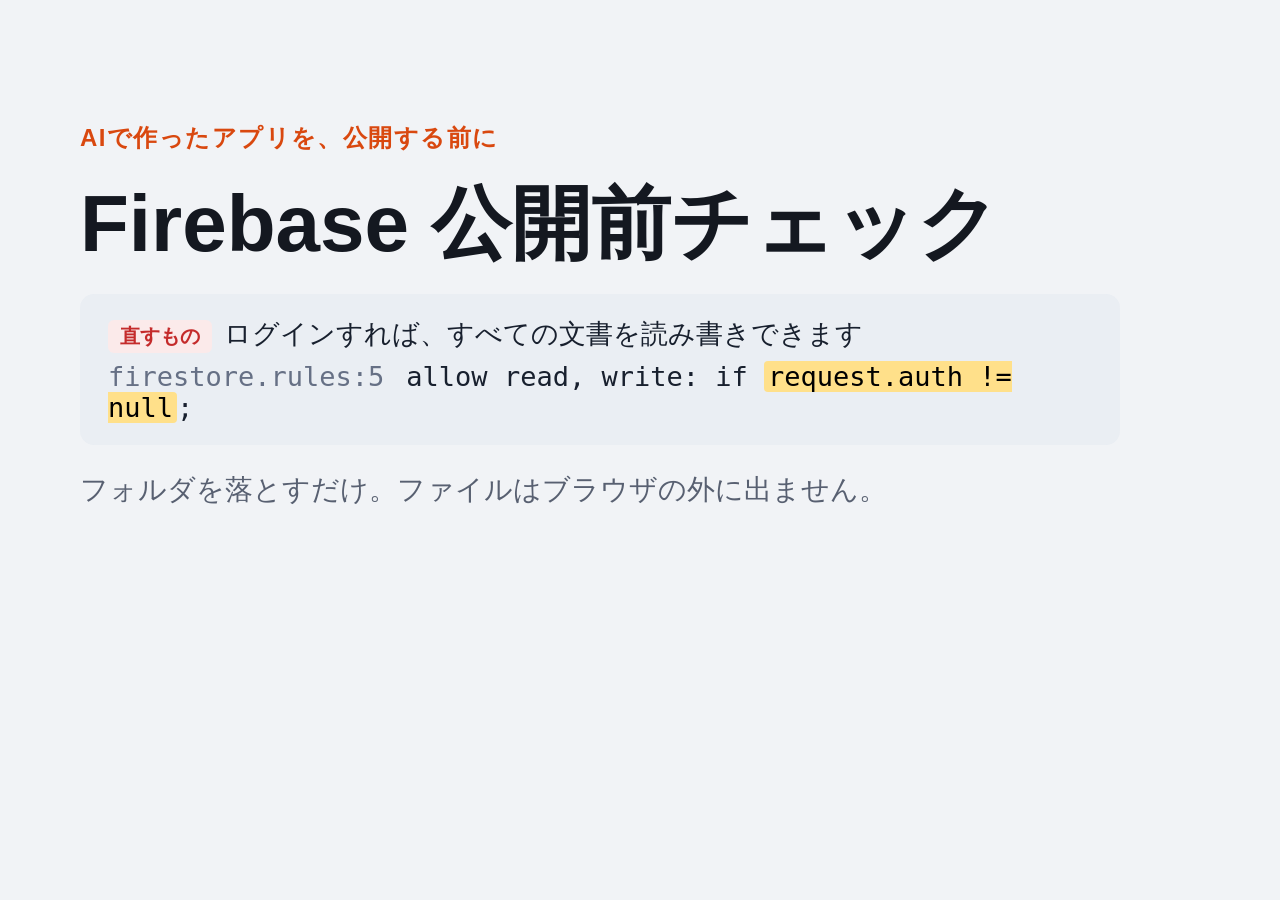
<file: og/og-fbcheck.html>
<!doctype html><html lang="ja"><head><meta charset="utf-8"><style>
body{margin:0;width:1200px;height:630px;background:#F1F3F6;font-family:"Noto Sans CJK JP",sans-serif;color:#141820;display:flex;flex-direction:column;justify-content:center;gap:26px;padding:0 80px;box-sizing:border-box}
.e{font-size:24px;font-weight:700;color:#D9480F;letter-spacing:.06em}
h1{margin:0;font-size:80px;line-height:1.1;font-weight:900}
.code{background:#EAEEF3;border-radius:14px;padding:22px 28px;font-family:"Noto Sans Mono CJK JP",monospace;font-size:27px;color:#18202E;display:grid;gap:8px}
.code .loc{color:#667085;margin-right:22px}
mark{background:#FFE08A;border-radius:4px;padding:0 4px}
.chip{display:inline-block;font-size:20px;font-weight:800;color:#C42B2B;background:#FBEAEA;padding:3px 12px;border-radius:6px;margin-right:12px;font-family:"Noto Sans CJK JP",sans-serif}
p{margin:0;font-size:28px;color:#586071}
</style></head><body><div class="e">AIで作ったアプリを、公開する前に</div><h1>Firebase 公開前チェック</h1>
<div class="code"><div><span class="chip">直すもの</span>ログインすれば、すべての文書を読み書きできます</div><div><span class="loc">firestore.rules:5</span>allow read, write: if <mark>request.auth != null</mark>;</div></div>
<p>フォルダを落とすだけ。ファイルはブラウザの外に出ません。</p></body></html>
</file>
